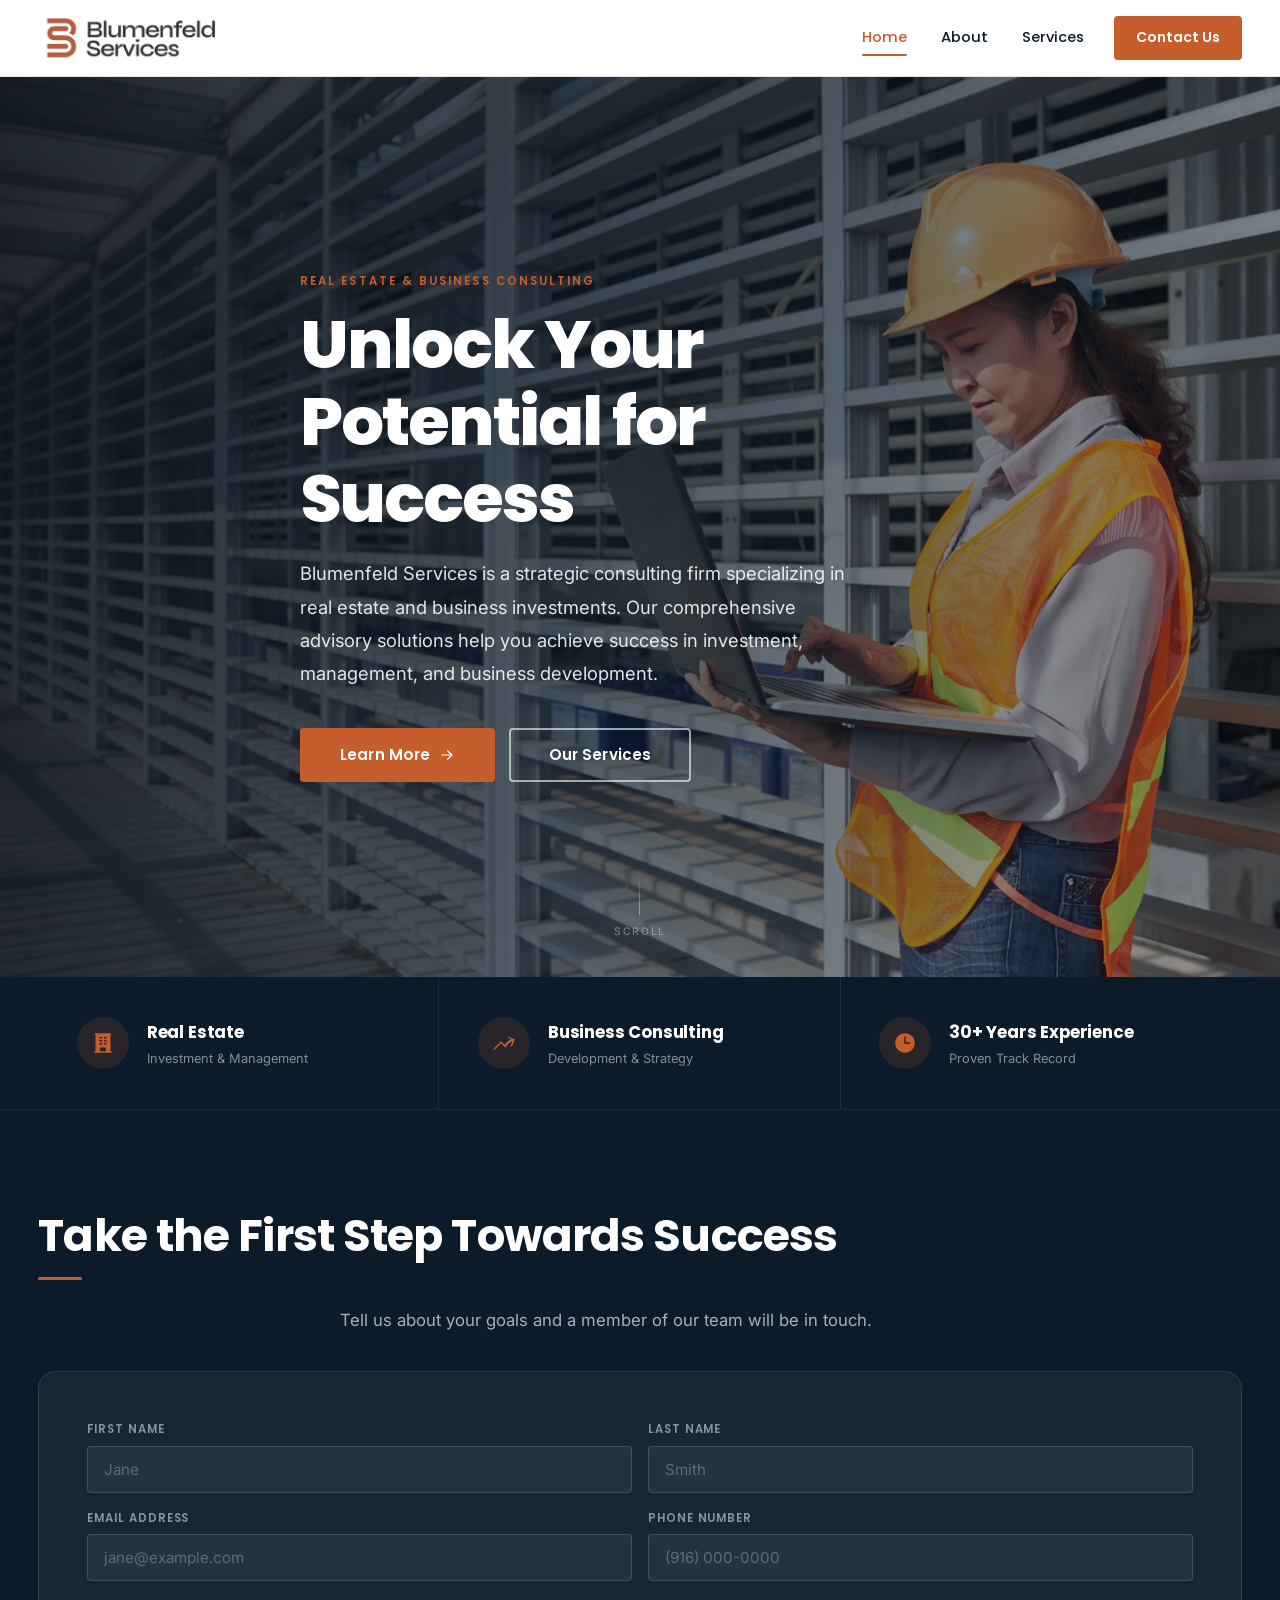
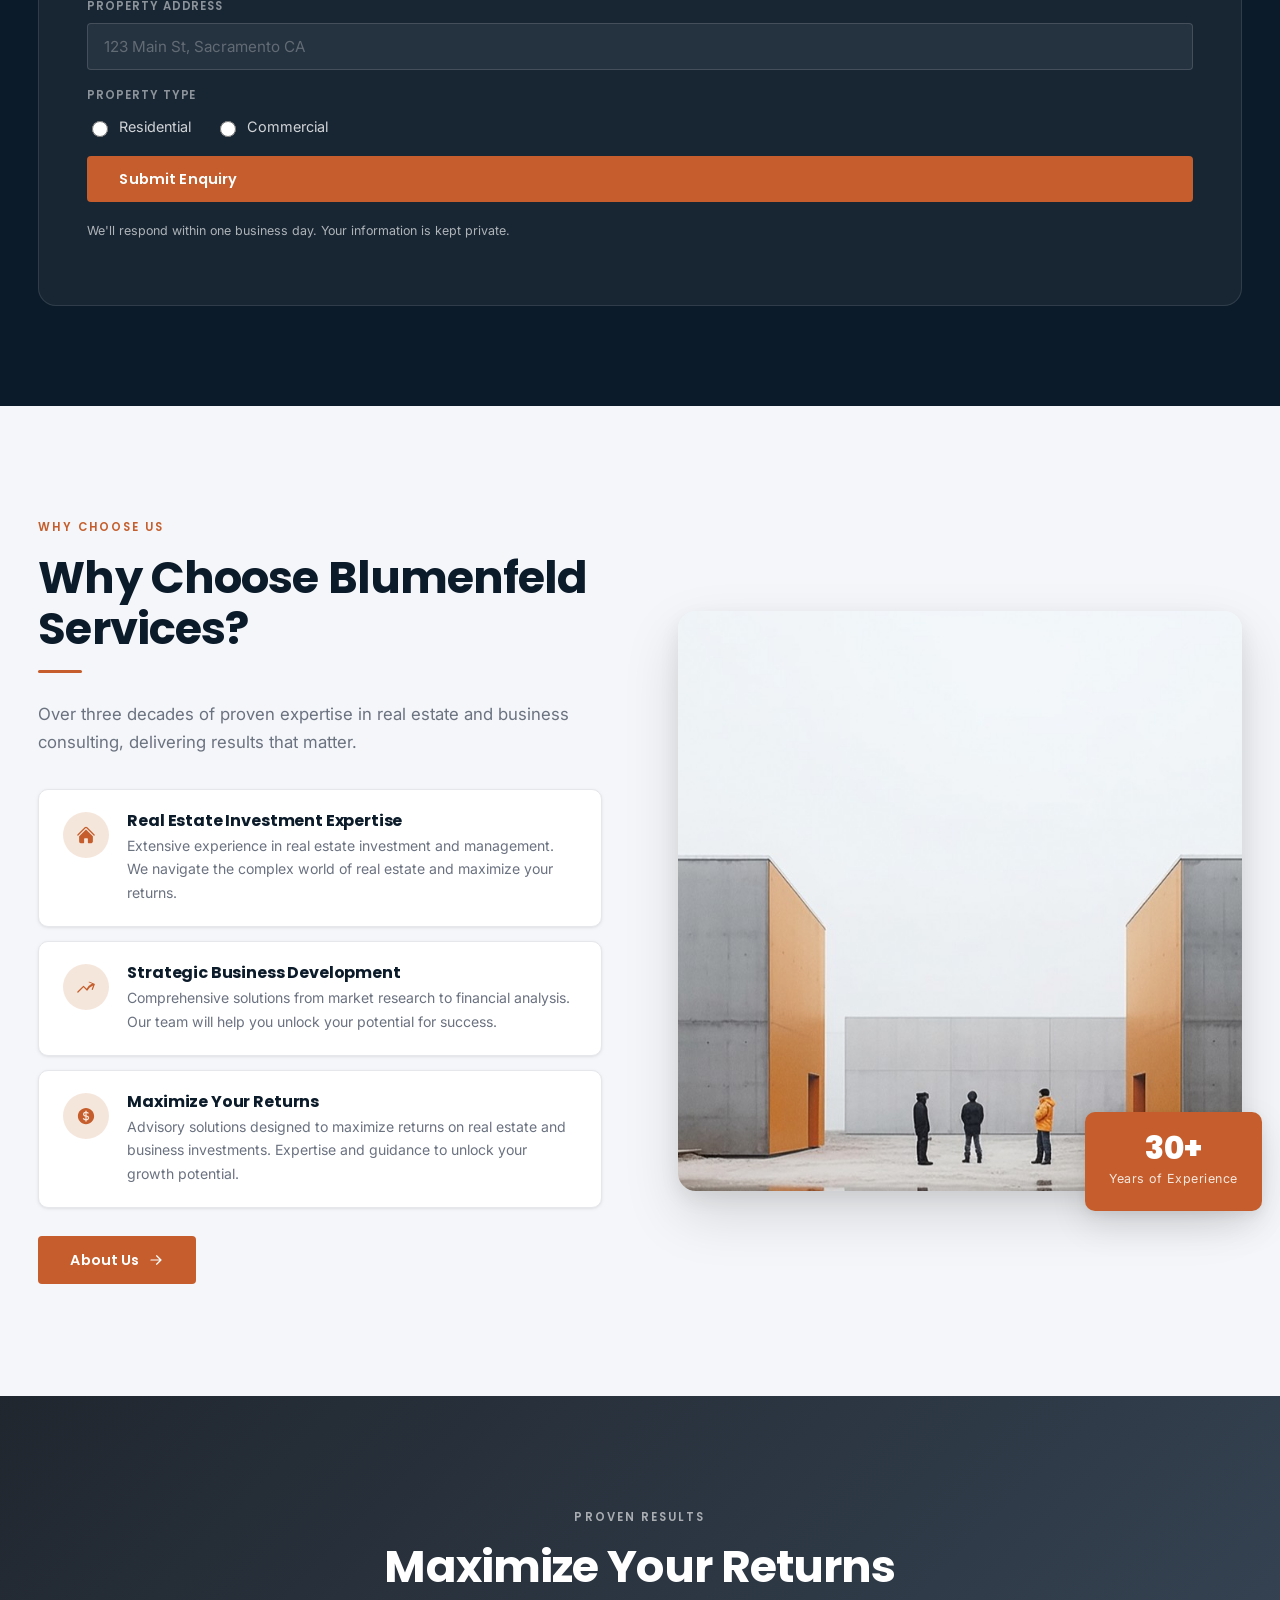
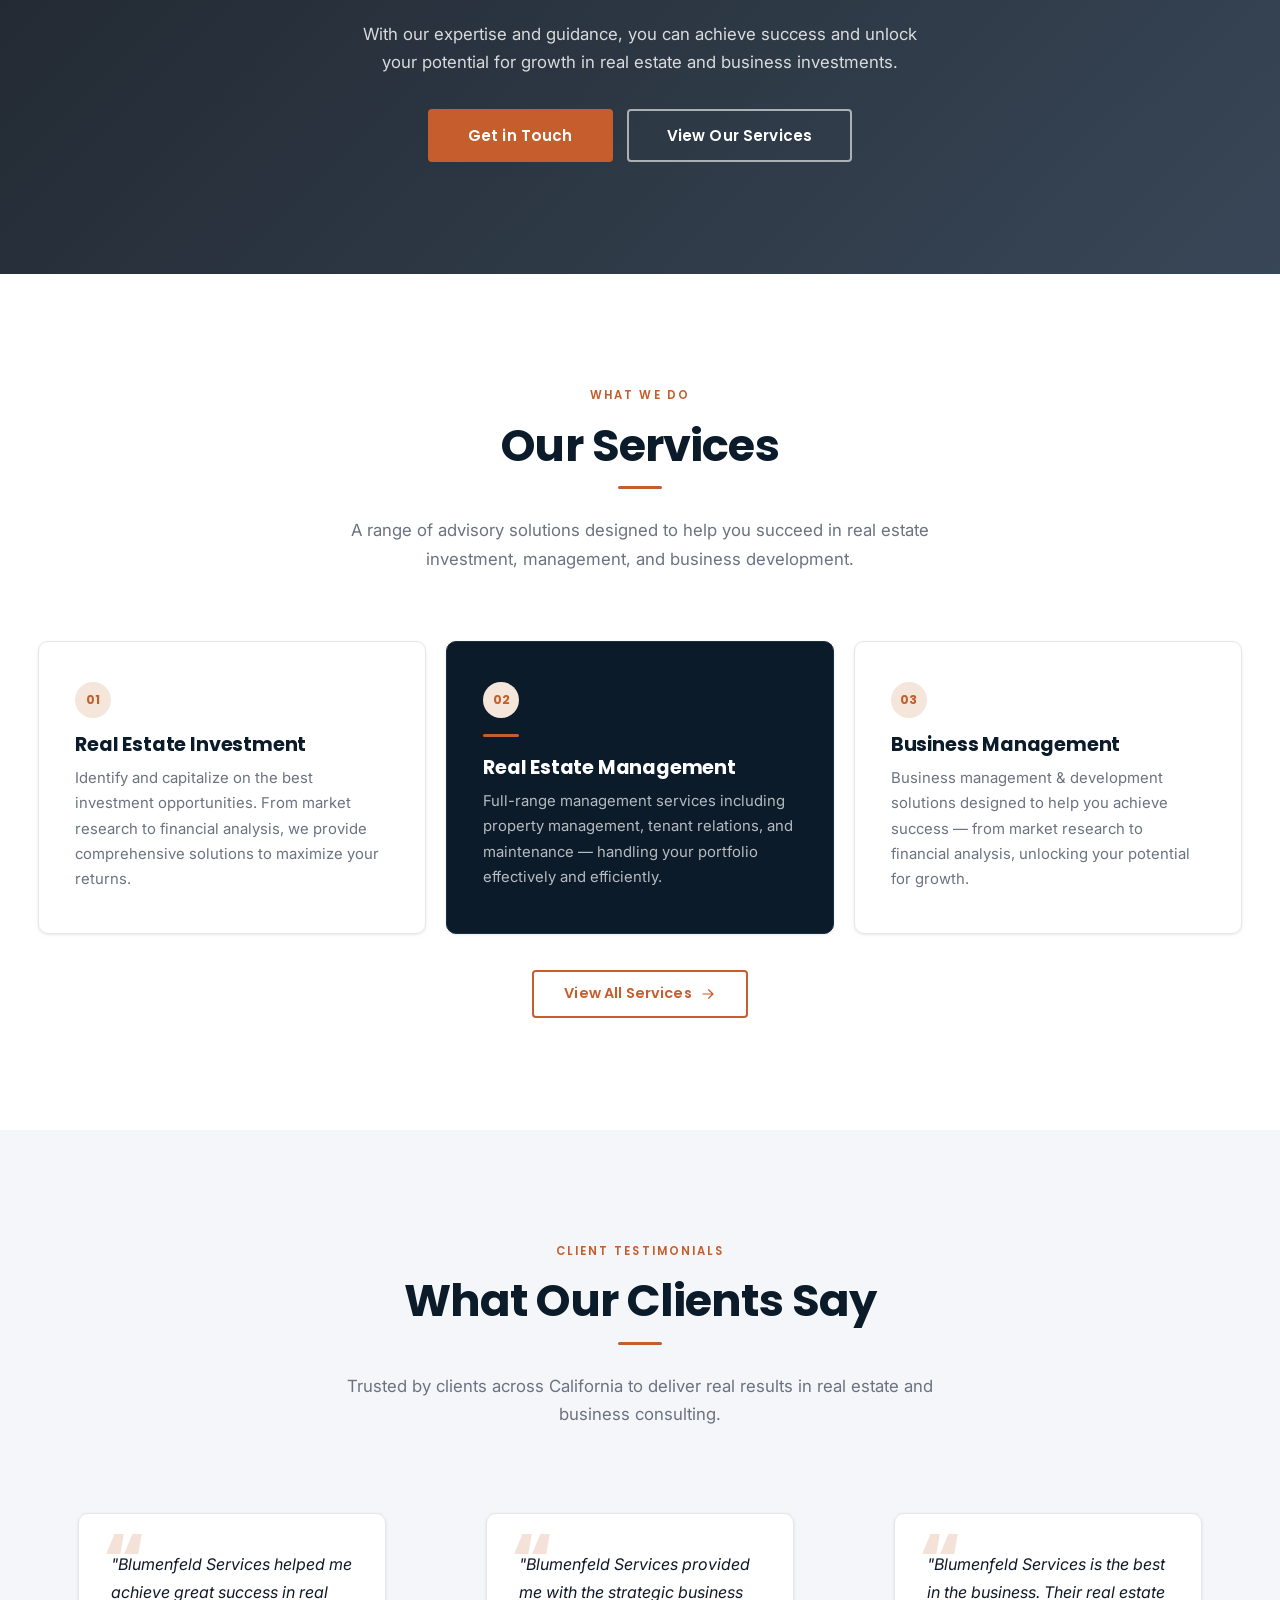
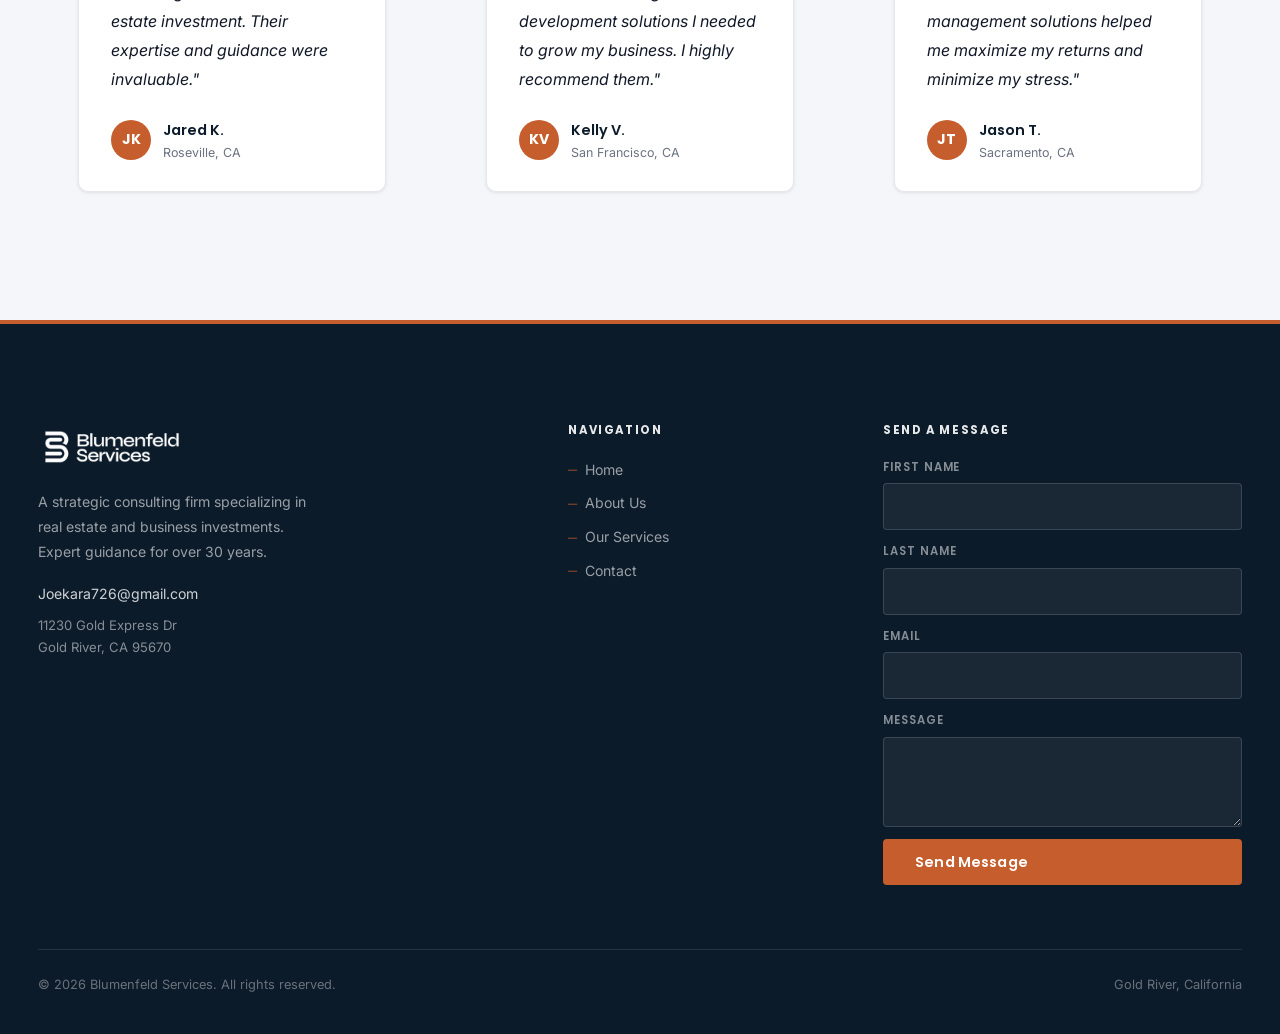
<file: index.html>
<!DOCTYPE html>
<html lang="en">
<head>
  <meta charset="UTF-8" />
  <meta name="viewport" content="width=device-width, initial-scale=1.0" />
  <title>Blumenfeld Services | Real Estate &amp; Business Consulting</title>
  <meta name="description" content="Blumenfeld Services is a strategic consulting firm specializing in real estate and business investments. Expert guidance in investment, management, and business development." />
  <link rel="preconnect" href="https://fonts.googleapis.com" />
  <link rel="preconnect" href="https://fonts.gstatic.com" crossorigin />
  <link href="https://fonts.googleapis.com/css2?family=Inter:wght@400;500&family=Poppins:wght@600;700;800&display=swap" rel="stylesheet" />
  <link rel="stylesheet" href="css/styles.css" />
</head>
<body>

  <!-- ======== HEADER ======== -->
  <header class="site-header">
    <div class="container">
      <a class="brand" href="index.html"><img src="assets/logo.png" alt="Blumenfeld Services" /></a>
      <button class="nav__toggle" aria-label="Toggle menu" aria-expanded="false">
        <span></span><span></span><span></span>
      </button>
      <nav class="nav" id="nav" role="navigation">
        <a class="nav__link active" href="index.html">Home</a>
        <a class="nav__link" href="about.html">About</a>
        <a class="nav__link" href="services.html">Services</a>
        <a class="nav__cta" href="#contact">Contact Us</a>
      </nav>
    </div>
  </header>

  <main>

    <!-- ======== HERO ======== -->
    <section class="hero" style="background-image:url('assets/hero-home.jpg')" aria-label="Hero">
      <div class="hero__overlay" aria-hidden="true"></div>
      <div class="container">
        <div class="hero__inner">
          <span class="eyebrow">Real Estate &amp; Business Consulting</span>
          <h1>Unlock Your Potential&nbsp;for Success</h1>
          <p class="hero__lead">Blumenfeld Services is a strategic consulting firm specializing in real estate and business investments. Our comprehensive advisory solutions help you achieve success in investment, management, and business development.</p>
          <div class="hero__actions">
            <a class="btn btn--primary btn--lg" href="about.html">
              Learn More
              <svg xmlns="http://www.w3.org/2000/svg" viewBox="0 0 20 20" fill="currentColor"><path fill-rule="evenodd" d="M3 10a.75.75 0 01.75-.75h10.638L10.23 5.29a.75.75 0 111.04-1.08l5.5 5.25a.75.75 0 010 1.08l-5.5 5.25a.75.75 0 11-1.04-1.08l4.158-3.96H3.75A.75.75 0 013 10z" clip-rule="evenodd"/></svg>
            </a>
            <a class="btn btn--ghost-white btn--lg" href="services.html">Our Services</a>
          </div>
        </div>
      </div>
      <div class="hero__scroll" aria-hidden="true"></div>
    </section>

    <!-- ======== PILLARS STRIP ======== -->
    <div class="pillars-strip" aria-label="Our focus areas">
      <div class="container">
        <div class="pillars-grid">
          <div class="pillar">
            <div class="pillar__icon" aria-hidden="true">
              <svg xmlns="http://www.w3.org/2000/svg" viewBox="0 0 24 24" fill="currentColor"><path fill-rule="evenodd" d="M4.5 2.25a.75.75 0 000 1.5v16.5h-.75a.75.75 0 000 1.5h16.5a.75.75 0 000-1.5h-.75V3.75a.75.75 0 000-1.5h-15zM9 6a.75.75 0 000 1.5h1.5a.75.75 0 000-1.5H9zm-.75 3.75A.75.75 0 019 9h1.5a.75.75 0 010 1.5H9a.75.75 0 01-.75-.75zM9 12a.75.75 0 000 1.5h1.5a.75.75 0 000-1.5H9zm3.75-5.25A.75.75 0 0113.5 6H15a.75.75 0 010 1.5h-1.5a.75.75 0 01-.75-.75zM13.5 9a.75.75 0 000 1.5H15A.75.75 0 0015 9h-1.5zm-.75 3.75a.75.75 0 01.75-.75H15a.75.75 0 010 1.5h-1.5a.75.75 0 01-.75-.75zM9 19.5v-2.25a.75.75 0 01.75-.75h4.5a.75.75 0 01.75.75v2.25a.75.75 0 01-.75.75h-4.5A.75.75 0 019 19.5z" clip-rule="evenodd"/></svg>
            </div>
            <div>
              <span class="pillar__head">Real Estate</span>
              <span class="pillar__sub">Investment &amp; Management</span>
            </div>
          </div>
          <div class="pillar">
            <div class="pillar__icon" aria-hidden="true">
              <svg xmlns="http://www.w3.org/2000/svg" viewBox="0 0 24 24" fill="currentColor"><path fill-rule="evenodd" d="M15.22 6.268a.75.75 0 01.968-.431l5.942 2.28a.75.75 0 01.431.97l-2.28 5.94a.75.75 0 11-1.4-.537l1.63-4.251-1.086.483a11.2 11.2 0 00-5.45 5.174.75.75 0 01-1.199.19L9 12.31l-6.22 6.22a.75.75 0 11-1.06-1.06l6.75-6.75a.75.75 0 011.06 0l3.25 3.25a12.7 12.7 0 015.576-5.498l1.086-.483-4.251-1.63a.75.75 0 01-.432-.97z" clip-rule="evenodd"/></svg>
            </div>
            <div>
              <span class="pillar__head">Business Consulting</span>
              <span class="pillar__sub">Development &amp; Strategy</span>
            </div>
          </div>
          <div class="pillar">
            <div class="pillar__icon" aria-hidden="true">
              <svg xmlns="http://www.w3.org/2000/svg" viewBox="0 0 24 24" fill="currentColor"><path fill-rule="evenodd" d="M12 2.25c-5.385 0-9.75 4.365-9.75 9.75s4.365 9.75 9.75 9.75 9.75-4.365 9.75-9.75S17.385 2.25 12 2.25zM12.75 6a.75.75 0 00-1.5 0v6c0 .414.336.75.75.75h4.5a.75.75 0 000-1.5h-3.75V6z" clip-rule="evenodd"/></svg>
            </div>
            <div>
              <span class="pillar__head">30+ Years Experience</span>
              <span class="pillar__sub">Proven Track Record</span>
            </div>
          </div>
        </div>
      </div>
    </div>

    <!-- ======== LEAD FORM ======== -->
    <section class="contact-band" aria-labelledby="lf-heading">
      <div class="container">
        <div class="sh sh--left sh--dark" style="max-width:none; margin-bottom: 36px;">
          <h2 id="lf-heading">Take the First Step Towards Success</h2>
          <p>Tell us about your goals and a member of our team will be in touch.</p>
        </div>
        <div class="form-wrap">
          <form class="form-grid" data-mailto>
            <div class="fg"><label for="lf-first">First Name</label><input type="text" id="lf-first" name="First Name" placeholder="Jane" /></div>
            <div class="fg"><label for="lf-last">Last Name</label><input type="text" id="lf-last" name="Last Name" placeholder="Smith" /></div>
            <div class="fg"><label for="lf-email">Email Address</label><input type="email" id="lf-email" name="Email" placeholder="jane@example.com" /></div>
            <div class="fg"><label for="lf-phone">Phone Number</label><input type="tel" id="lf-phone" name="Phone" placeholder="(916) 000-0000" /></div>
            <div class="fg full"><label for="lf-address">Property Address</label><input type="text" id="lf-address" name="Address" placeholder="123 Main St, Sacramento CA" /></div>
            <div class="full">
              <p style="font-family:'Poppins',sans-serif;font-size:.72rem;font-weight:600;letter-spacing:.08em;text-transform:uppercase;color:rgba(255,255,255,.5);margin:0 0 10px">Property Type</p>
              <div class="radios">
                <label><input type="radio" name="Property Type" value="Residential" /> Residential</label>
                <label><input type="radio" name="Property Type" value="Commercial" /> Commercial</label>
              </div>
            </div>
            <div class="full" style="display:flex;flex-direction:column;gap:10px">
              <button class="btn btn--primary" type="submit">Submit Enquiry</button>
              <p class="form-note">We'll respond within one business day. Your information is kept private.</p>
              <div class="form-status"></div>
            </div>
          </form>
        </div>
      </div>
    </section>

    <!-- ======== WHY CHOOSE ======== -->
    <section class="section section--alt" aria-labelledby="wc-heading">
      <div class="container">
        <div class="why-split">
          <div>
            <div class="sh sh--left" style="margin-bottom:32px">
              <span class="eyebrow">Why Choose Us</span>
              <h2 id="wc-heading">Why Choose Blumenfeld Services?</h2>
              <p>Over three decades of proven expertise in real estate and business consulting, delivering results that matter.</p>
            </div>
            <div class="feature-list">
              <div class="feature-item">
                <div class="feature-item__icon" aria-hidden="true">
                  <svg xmlns="http://www.w3.org/2000/svg" viewBox="0 0 24 24" fill="currentColor"><path d="M11.47 3.84a.75.75 0 011.06 0l8.69 8.69a.75.75 0 101.06-1.06l-8.689-8.69a2.25 2.25 0 00-3.182 0l-8.69 8.69a.75.75 0 001.061 1.06l8.69-8.69z"/><path d="M12 5.432l8.159 8.159c.03.03.06.058.091.086v6.198c0 1.035-.84 1.875-1.875 1.875H15a.75.75 0 01-.75-.75v-4.5a.75.75 0 00-.75-.75h-3a.75.75 0 00-.75.75V21a.75.75 0 01-.75.75H5.625a1.875 1.875 0 01-1.875-1.875v-6.198a2.29 2.29 0 00.091-.086L12 5.43z"/></svg>
                </div>
                <div>
                  <h3>Real Estate Investment Expertise</h3>
                  <p>Extensive experience in real estate investment and management. We navigate the complex world of real estate and maximize your returns.</p>
                </div>
              </div>
              <div class="feature-item">
                <div class="feature-item__icon" aria-hidden="true">
                  <svg xmlns="http://www.w3.org/2000/svg" viewBox="0 0 24 24" fill="currentColor"><path fill-rule="evenodd" d="M15.22 6.268a.75.75 0 01.968-.431l5.942 2.28a.75.75 0 01.431.97l-2.28 5.94a.75.75 0 11-1.4-.537l1.63-4.251-1.086.483a11.2 11.2 0 00-5.45 5.174.75.75 0 01-1.199.19L9 12.31l-6.22 6.22a.75.75 0 11-1.06-1.06l6.75-6.75a.75.75 0 011.06 0l3.25 3.25a12.7 12.7 0 015.576-5.498l1.086-.483-4.251-1.63a.75.75 0 01-.432-.97z" clip-rule="evenodd"/></svg>
                </div>
                <div>
                  <h3>Strategic Business Development</h3>
                  <p>Comprehensive solutions from market research to financial analysis. Our team will help you unlock your potential for success.</p>
                </div>
              </div>
              <div class="feature-item">
                <div class="feature-item__icon" aria-hidden="true">
                  <svg xmlns="http://www.w3.org/2000/svg" viewBox="0 0 24 24" fill="currentColor"><path d="M10.464 8.746c.227-.18.497-.311.786-.394v2.795a2.252 2.252 0 01-.786-.393c-.394-.313-.546-.681-.546-1.004 0-.323.152-.691.546-1.004zM12.75 15.662v-2.824c.347.085.664.228.921.421.427.32.579.686.579.991 0 .305-.152.671-.579.991a2.534 2.534 0 01-.921.42z"/><path fill-rule="evenodd" d="M12 2.25c-5.385 0-9.75 4.365-9.75 9.75s4.365 9.75 9.75 9.75 9.75-4.365 9.75-9.75S17.385 2.25 12 2.25zM12.75 6a.75.75 0 00-1.5 0v.816a3.836 3.836 0 00-1.72.756c-.712.566-1.112 1.35-1.112 2.178 0 .829.4 1.612 1.113 2.178.502.4 1.102.647 1.719.756v2.978a2.536 2.536 0 01-.921-.421l-.879-.66a.75.75 0 00-.9 1.2l.879.66c.533.4 1.169.645 1.821.75V18a.75.75 0 001.5 0v-.81a4.124 4.124 0 001.821-.749c.745-.559 1.179-1.344 1.179-2.191 0-.847-.434-1.632-1.179-2.191a4.122 4.122 0 00-1.821-.75V8.354c.29.082.559.213.786.393l.415.33a.75.75 0 00.933-1.175l-.415-.33a3.836 3.836 0 00-1.719-.755V6z" clip-rule="evenodd"/></svg>
                </div>
                <div>
                  <h3>Maximize Your Returns</h3>
                  <p>Advisory solutions designed to maximize returns on real estate and business investments. Expertise and guidance to unlock your growth potential.</p>
                </div>
              </div>
            </div>
            <div style="margin-top:28px">
              <a class="btn btn--primary" href="about.html">
                About Us
                <svg xmlns="http://www.w3.org/2000/svg" viewBox="0 0 20 20" fill="currentColor"><path fill-rule="evenodd" d="M3 10a.75.75 0 01.75-.75h10.638L10.23 5.29a.75.75 0 111.04-1.08l5.5 5.25a.75.75 0 010 1.08l-5.5 5.25a.75.75 0 11-1.04-1.08l4.158-3.96H3.75A.75.75 0 013 10z" clip-rule="evenodd"/></svg>
              </a>
            </div>
          </div>
          <div class="why-split__media">
            <img src="assets/why-choose.jpg" alt="Blumenfeld Services consulting team" loading="lazy" />
            <div class="why-split__badge">
              <strong>30+</strong>
              <span>Years of Experience</span>
            </div>
          </div>
        </div>
      </div>
    </section>

    <!-- ======== CTA BAND ======== -->
    <section class="cta-band section" style="background-image:url('assets/cta-building.jpg')" aria-label="Call to action">
      <div class="cta-band__overlay" aria-hidden="true"></div>
      <div class="container">
        <span class="eyebrow" style="color:rgba(255,255,255,.6)">Proven Results</span>
        <h2>Maximize Your Returns</h2>
        <p>With our expertise and guidance, you can achieve success and unlock your potential for growth in real estate and business investments.</p>
        <div class="cta-band__btns">
          <a class="btn btn--primary btn--lg" href="#contact">Get in Touch</a>
          <a class="btn btn--ghost-white btn--lg" href="services.html">View Our Services</a>
        </div>
      </div>
    </section>

    <!-- ======== OUR SERVICES ======== -->
    <section class="section" aria-labelledby="svc-heading">
      <div class="container">
        <div class="sh">
          <span class="eyebrow">What We Do</span>
          <h2 id="svc-heading">Our Services</h2>
          <p>A range of advisory solutions designed to help you succeed in real estate investment, management, and business development.</p>
        </div>
        <div class="cards-grid cards-grid--3">
          <div class="card">
            <div class="card__num">01</div>
            <h3>Real Estate Investment</h3>
            <p>Identify and capitalize on the best investment opportunities. From market research to financial analysis, we provide comprehensive solutions to maximize your returns.</p>
          </div>
          <div class="card card--dark">
            <div class="card__num">02</div>
            <div class="card__bar"></div>
            <h3>Real Estate Management</h3>
            <p>Full-range management services including property management, tenant relations, and maintenance — handling your portfolio effectively and efficiently.</p>
          </div>
          <div class="card">
            <div class="card__num">03</div>
            <h3>Business Management</h3>
            <p>Business management &amp; development solutions designed to help you achieve success — from market research to financial analysis, unlocking your potential for growth.</p>
          </div>
        </div>
        <div style="margin-top:36px; text-align:center">
          <a class="btn btn--outline" href="services.html">
            View All Services
            <svg xmlns="http://www.w3.org/2000/svg" viewBox="0 0 20 20" fill="currentColor"><path fill-rule="evenodd" d="M3 10a.75.75 0 01.75-.75h10.638L10.23 5.29a.75.75 0 111.04-1.08l5.5 5.25a.75.75 0 010 1.08l-5.5 5.25a.75.75 0 11-1.04-1.08l4.158-3.96H3.75A.75.75 0 013 10z" clip-rule="evenodd"/></svg>
          </a>
        </div>
      </div>
    </section>

    <!-- ======== TESTIMONIALS ======== -->
    <section class="section section--alt" aria-labelledby="testi-heading">
      <div class="container">
        <div class="sh">
          <span class="eyebrow">Client Testimonials</span>
          <h2 id="testi-heading">What Our Clients Say</h2>
          <p>Trusted by clients across California to deliver real results in real estate and business consulting.</p>
        </div>
        <div class="testi-grid">
          <blockquote class="testi">
            <p>"Blumenfeld Services helped me achieve great success in real estate investment. Their expertise and guidance were invaluable."</p>
            <div class="testi__author">
              <div class="testi__avatar" aria-hidden="true">JK</div>
              <div>
                <span class="testi__name">Jared K.</span>
                <span class="testi__loc">Roseville, CA</span>
              </div>
            </div>
          </blockquote>
          <blockquote class="testi">
            <p>"Blumenfeld Services provided me with the strategic business development solutions I needed to grow my business. I highly recommend them."</p>
            <div class="testi__author">
              <div class="testi__avatar" aria-hidden="true">KV</div>
              <div>
                <span class="testi__name">Kelly V.</span>
                <span class="testi__loc">San Francisco, CA</span>
              </div>
            </div>
          </blockquote>
          <blockquote class="testi">
            <p>"Blumenfeld Services is the best in the business. Their real estate management solutions helped me maximize my returns and minimize my stress."</p>
            <div class="testi__author">
              <div class="testi__avatar" aria-hidden="true">JT</div>
              <div>
                <span class="testi__name">Jason T.</span>
                <span class="testi__loc">Sacramento, CA</span>
              </div>
            </div>
          </blockquote>
        </div>
      </div>
    </section>

  </main>

  <!-- ======== FOOTER ======== -->
  <footer class="site-footer" id="contact">
    <div class="container">
      <div class="footer-main">
        <div class="footer-brand">
          <img class="footer-logo" src="assets/logo.png" alt="Blumenfeld Services" />
          <p>A strategic consulting firm specializing in real estate and business investments. Expert guidance for over 30 years.</p>
          <div class="footer-brand__contact">
            <a href="mailto:Joekara726@gmail.com">Joekara726@gmail.com</a>
          </div>
          <address class="footer-brand__addr">
            11230 Gold Express Dr<br />Gold River, CA 95670
          </address>
        </div>
        <nav class="footer-nav" aria-label="Footer navigation">
          <h4>Navigation</h4>
          <ul>
            <li><a href="index.html">Home</a></li>
            <li><a href="about.html">About Us</a></li>
            <li><a href="services.html">Our Services</a></li>
            <li><a href="#contact">Contact</a></li>
          </ul>
        </nav>
        <div class="footer-form-col">
          <h4>Send a Message</h4>
          <form data-mailto>
            <div style="display:flex;flex-direction:column;gap:12px">
              <div class="fg"><label for="ff-first">First Name</label><input type="text" id="ff-first" name="First Name" /></div>
              <div class="fg"><label for="ff-last">Last Name</label><input type="text" id="ff-last" name="Last Name" /></div>
              <div class="fg"><label for="ff-email">Email</label><input type="email" id="ff-email" name="Email" /></div>
              <div class="fg"><label for="ff-msg">Message</label><textarea id="ff-msg" name="Message" rows="3"></textarea></div>
              <button class="btn btn--primary" type="submit">Send Message</button>
              <div class="form-status"></div>
            </div>
          </form>
        </div>
      </div>
      <div class="footer-bottom">
        <span>&copy; 2026 Blumenfeld Services. All rights reserved.</span>
        <span>Gold River, California</span>
      </div>
    </div>
  </footer>

  <script src="js/main.js" defer></script>
</body>
</html>
</file>
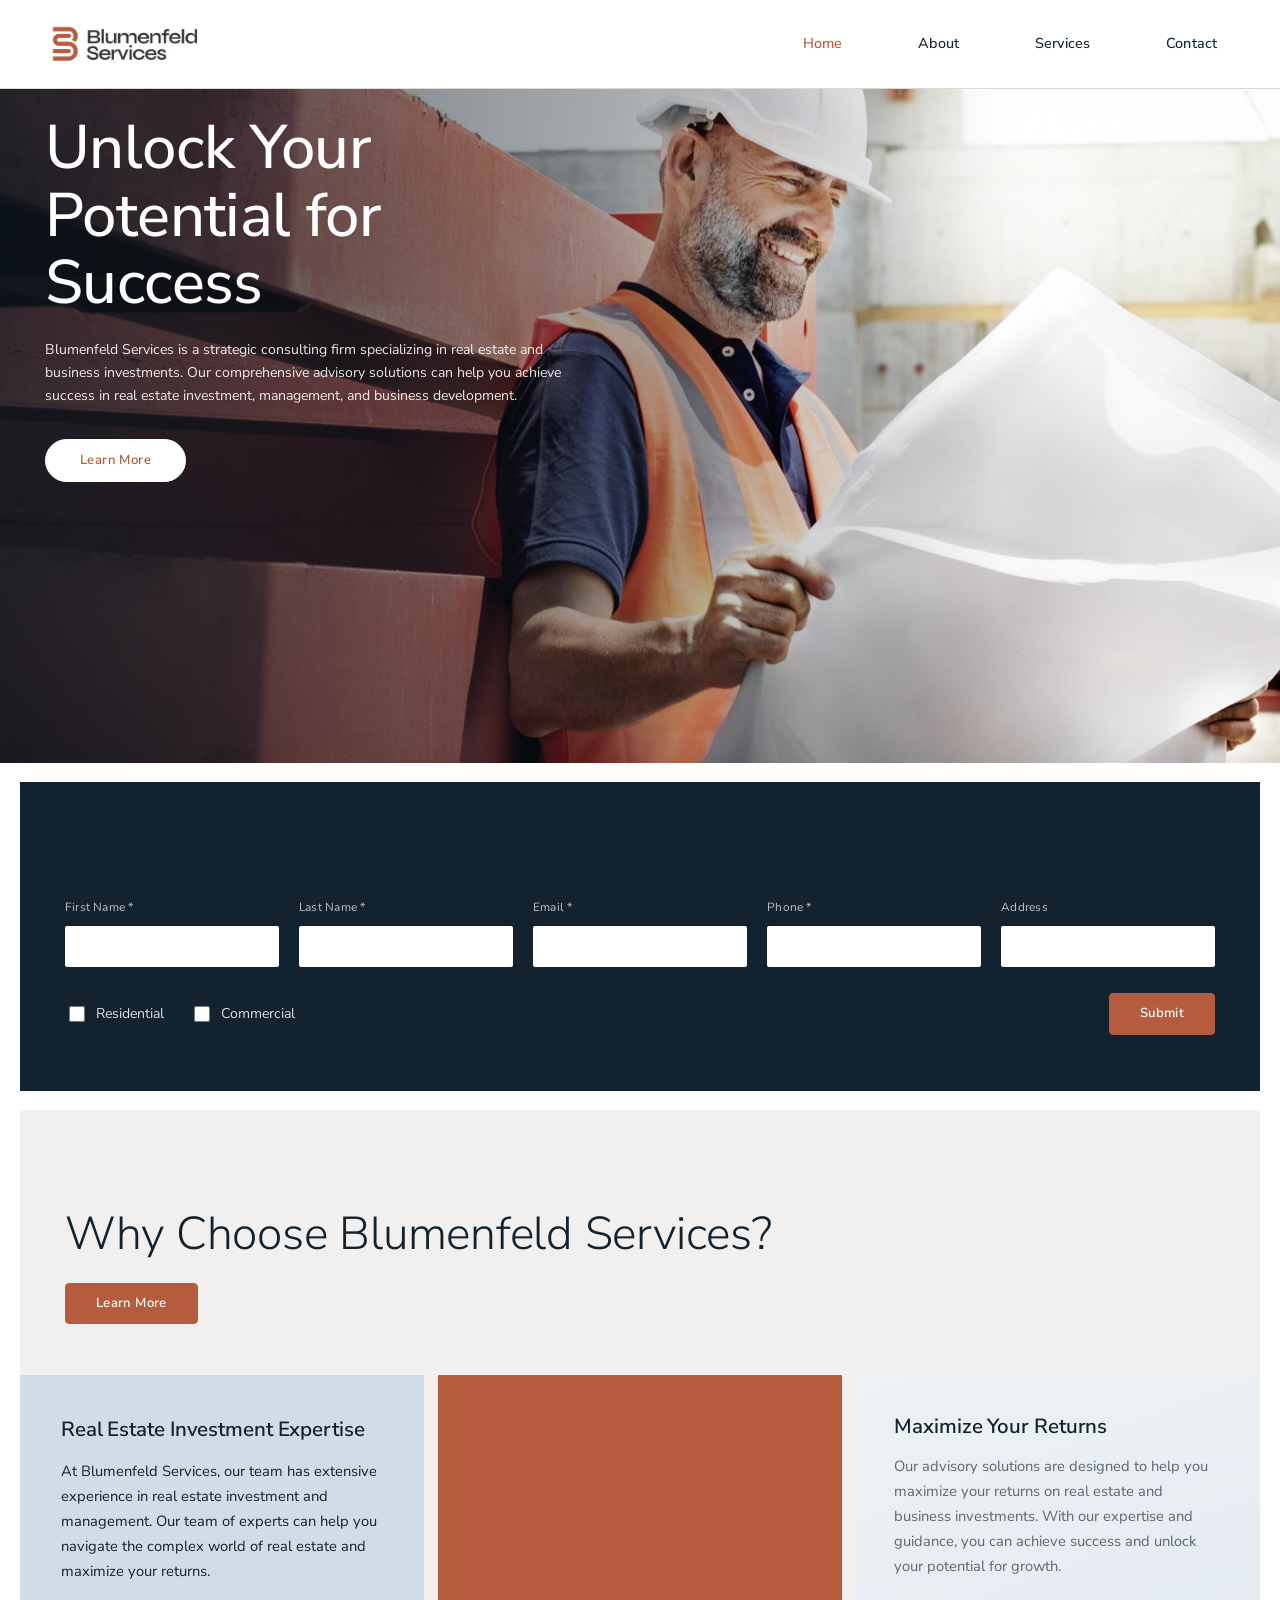
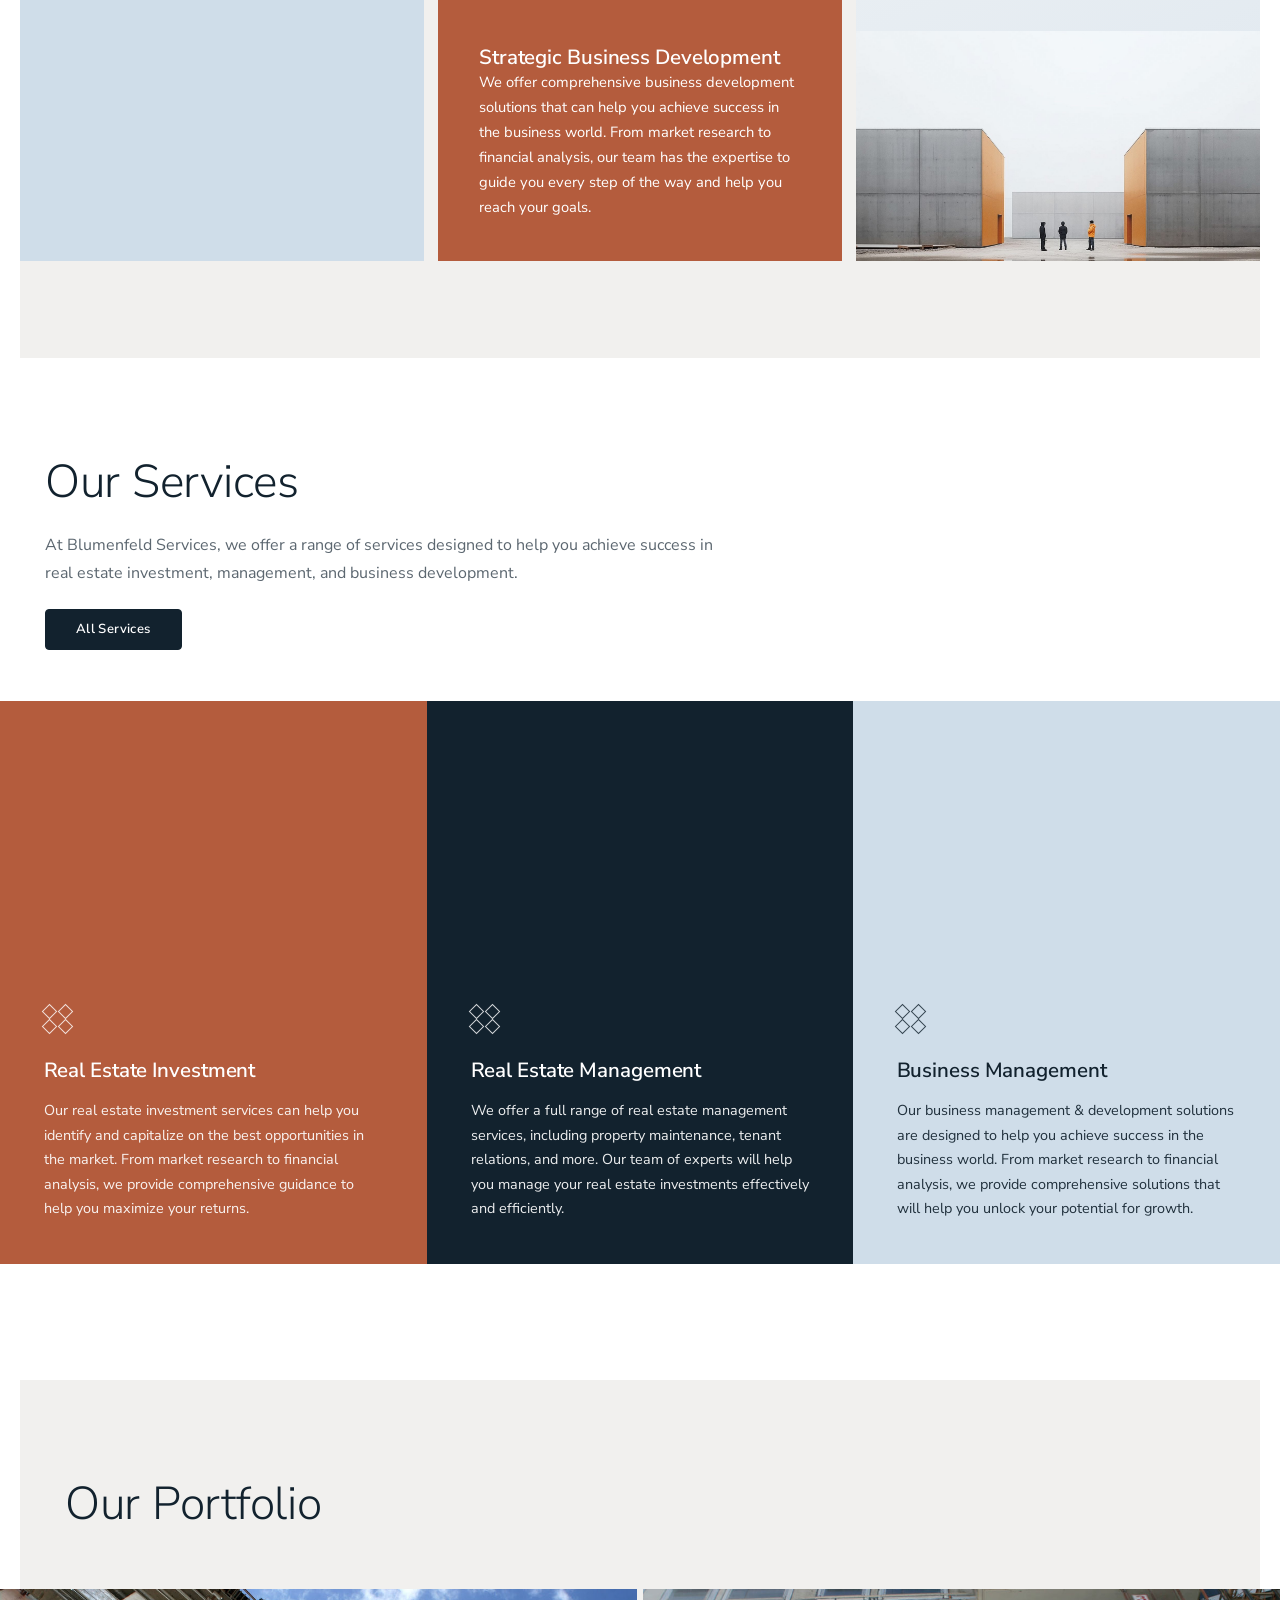
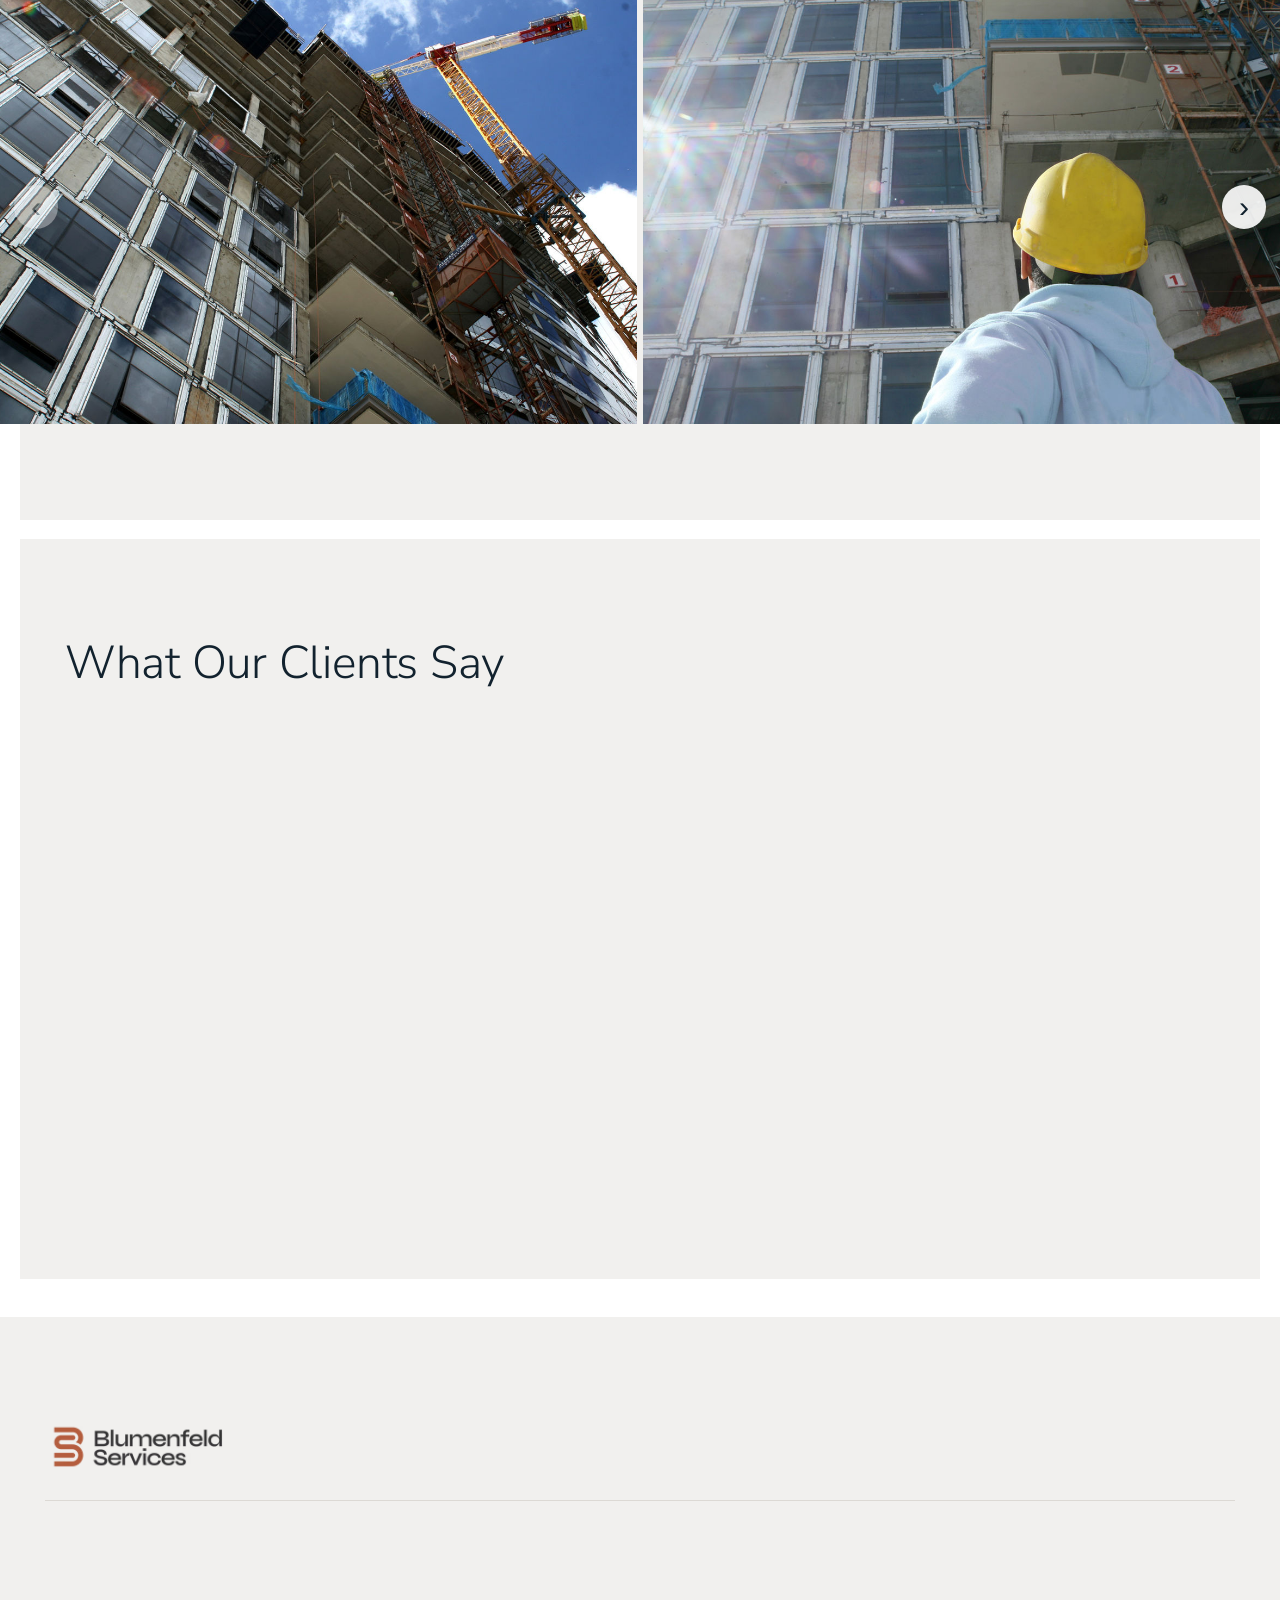
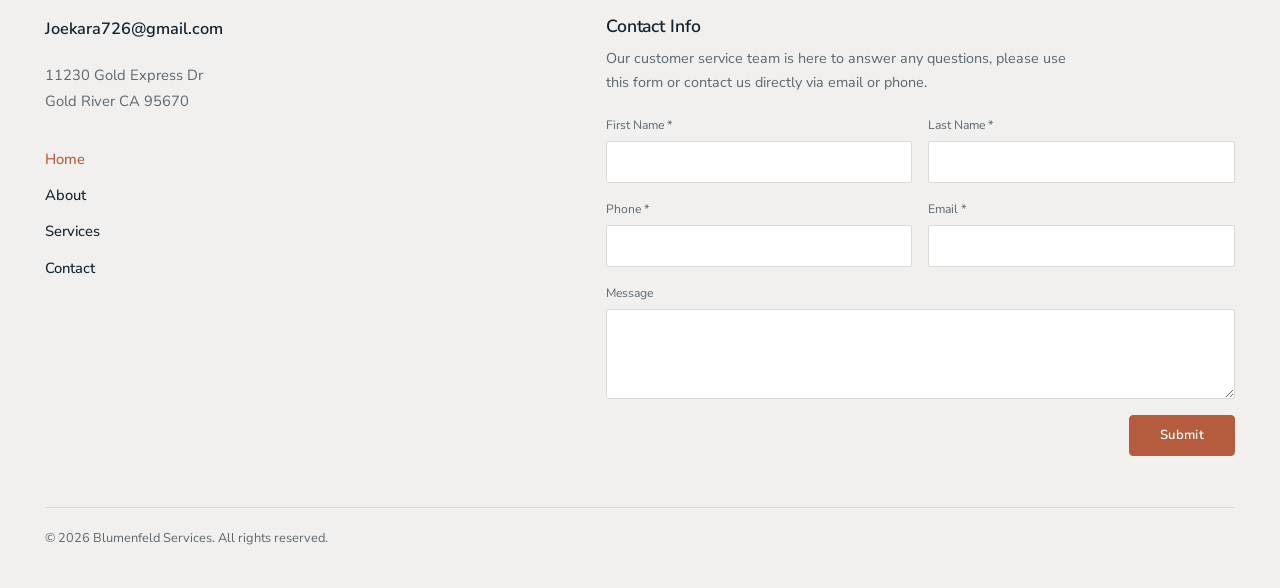
<file: docs/index.html>
<!DOCTYPE html>
<html lang="en">
<head>
  <meta charset="UTF-8" />
  <meta name="viewport" content="width=device-width, initial-scale=1.0" />
  <title>Blumenfeld Services | Real Estate &amp; Business Consulting</title>
  <meta name="description" content="Blumenfeld Services is a strategic consulting firm specializing in real estate and business investments. Expert guidance built on over 30 years of experience." />
  <link rel="canonical" href="https://blumenfeldservices.com/" />
  <link rel="icon" href="favicon.ico" sizes="any" />
  <link rel="icon" type="image/png" href="favicon-32.png" sizes="32x32" />
  <link rel="apple-touch-icon" href="apple-touch-icon.png" />
  <meta name="theme-color" content="#B45C3D" />
  <meta property="og:type" content="website" />
  <meta property="og:site_name" content="Blumenfeld Services" />
  <meta property="og:url" content="https://blumenfeldservices.com/" />
  <meta property="og:title" content="Blumenfeld Services | Real Estate &amp; Business Consulting" />
  <meta property="og:description" content="Strategic consulting in real estate and business investments. Expert guidance built on over 30 years of experience." />
  <meta property="og:image" content="https://blumenfeldservices.com/assets/v2/hero-home.jpg" />
  <meta name="twitter:card" content="summary_large_image" />
  <meta name="twitter:title" content="Blumenfeld Services | Real Estate &amp; Business Consulting" />
  <meta name="twitter:description" content="Strategic consulting in real estate and business investments. Over 30 years of experience." />
  <meta name="twitter:image" content="https://blumenfeldservices.com/assets/v2/hero-home.jpg" />
  <link rel="preconnect" href="https://fonts.googleapis.com" />
  <link rel="preconnect" href="https://fonts.gstatic.com" crossorigin />
  <link href="https://fonts.googleapis.com/css2?family=Nunito+Sans:ital,opsz,wght@0,6..12,300;0,6..12,400;0,6..12,600;0,6..12,700;0,6..12,800;1,6..12,400&display=swap" rel="stylesheet" />
  <link rel="stylesheet" href="css/styles.css" />
</head>
<body>

  <header class="site-header">
    <div class="container">
      <a class="brand" href="index.html"><img src="assets/logo.png" alt="Blumenfeld Services" /></a>
      <button class="nav__toggle" aria-label="Menu"><span></span><span></span><span></span></button>
      <nav class="nav" id="nav">
        <a class="nav__link active" href="index.html">Home</a>
        <a class="nav__link" href="about.html">About</a>
        <a class="nav__link" href="services.html">Services</a>
        <a class="nav__link" href="#contact">Contact</a>
      </nav>
    </div>
  </header>

  <main>

    <!-- Hero -->
    <section class="hero" style="background-image:url('assets/v2/hero-home.jpg')">
      <div class="hero__ov" aria-hidden="true"></div>
      <div class="container">
        <div class="hero__inner">
          <h1 data-reveal>Unlock Your Potential for Success</h1>
          <p class="hero__sub" data-reveal data-reveal-delay="1">Blumenfeld Services is a strategic consulting firm specializing in real estate and business investments. Our comprehensive advisory solutions can help you achieve success in real estate investment, management, and business development.</p>
          <a class="btn btn--white btn--pill" href="#lead" data-reveal data-reveal-delay="2">Learn More</a>
        </div>
      </div>
    </section>

    <!-- Lead band -->
    <section class="lead-band" id="lead">
      <div class="container">
        <h2 data-reveal>Take the First Step Towards Success</h2>
        <form data-mailto>
          <div class="lead-form">
            <div class="lead-field"><label for="l-fn">First Name *</label><input type="text" id="l-fn" name="First Name" /></div>
            <div class="lead-field"><label for="l-ln">Last Name *</label><input type="text" id="l-ln" name="Last Name" /></div>
            <div class="lead-field"><label for="l-em">Email *</label><input type="email" id="l-em" name="Email" /></div>
            <div class="lead-field"><label for="l-ph">Phone *</label><input type="tel" id="l-ph" name="Phone" /></div>
            <div class="lead-field"><label for="l-ad">Address</label><input type="text" id="l-ad" name="Address" /></div>
          </div>
          <div class="lead-row">
            <div class="lead-checks">
              <label class="lead-check"><input type="checkbox" name="Residential" /> Residential</label>
              <label class="lead-check"><input type="checkbox" name="Commercial" /> Commercial</label>
            </div>
            <button class="btn btn--terra" type="submit">Submit</button>
          </div>
          <div class="form-status"></div>
        </form>
      </div>
    </section>

    <!-- Why Choose -->
    <section class="section section--gray">
      <div class="container">
        <div class="why-head">
          <h2>Why Choose Blumenfeld Services?</h2>
          <a class="btn btn--terra" href="services.html">Learn More</a>
        </div>
        <div class="why-mosaic">
          <div class="why-card why-card--blue" data-reveal>
            <h3>Real Estate Investment Expertise</h3>
            <p>At Blumenfeld Services, our team has extensive experience in real estate investment and management. Our team of experts can help you navigate the complex world of real estate and maximize your returns.</p>
          </div>
          <div class="why-card why-card--terra" data-reveal data-reveal-delay="1">
            <h3>Strategic Business Development</h3>
            <p>We offer comprehensive business development solutions that can help you achieve success in the business world. From market research to financial analysis, our team has the expertise to guide you every step of the way and help you reach your goals.</p>
          </div>
          <div class="why-card why-card--plain" data-reveal data-reveal-delay="2">
            <div class="why-card__txt">
              <h3>Maximize Your Returns</h3>
              <p>Our advisory solutions are designed to help you maximize your returns on real estate and business investments. With our expertise and guidance, you can achieve success and unlock your potential for growth.</p>
            </div>
            <img src="assets/v2/atrium.jpg" alt="Modern commercial atrium" loading="lazy" />
          </div>
        </div>
      </div>
    </section>

    <!-- Our Services -->
    <section class="section">
      <div class="container">
        <div class="why-head">
          <h2>Our Services</h2>
          <p style="color:var(--muted);max-width:680px;line-height:1.75;margin:0">At Blumenfeld Services, we offer a range of services designed to help you achieve success in real estate investment, management, and business development.</p>
          <a class="btn btn--navy" href="services.html">All Services</a>
        </div>
      </div>
      <div class="svc-blocks">
        <div class="svc-block svc-block--terra" data-reveal>
          <div class="svc-block__icon"><span></span><span></span><span></span><span></span></div>
          <h3>Real Estate Investment</h3>
          <p>Our real estate investment services can help you identify and capitalize on the best opportunities in the market. From market research to financial analysis, we provide comprehensive guidance to help you maximize your returns.</p>
        </div>
        <div class="svc-block svc-block--navy" data-reveal data-reveal-delay="1">
          <div class="svc-block__icon"><span></span><span></span><span></span><span></span></div>
          <h3>Real Estate Management</h3>
          <p>We offer a full range of real estate management services, including property maintenance, tenant relations, and more. Our team of experts will help you manage your real estate investments effectively and efficiently.</p>
        </div>
        <div class="svc-block svc-block--blue" data-reveal data-reveal-delay="2">
          <div class="svc-block__icon"><span></span><span></span><span></span><span></span></div>
          <h3>Business Management</h3>
          <p>Our business management &amp; development solutions are designed to help you achieve success in the business world. From market research to financial analysis, we provide comprehensive solutions that will help you unlock your potential for growth.</p>
        </div>
      </div>
    </section>

    <!-- Our Portfolio -->
    <section class="section section--gray">
      <div class="container">
        <div class="section-head"><h2>Our Portfolio</h2></div>
        <div class="pgallery" data-reveal>
          <div class="pgallery__track">
            <div class="pgallery__slide"><img src="assets/v2/gallery/gallery-1.jpg" alt="Portfolio" /></div>
            <div class="pgallery__slide"><img src="assets/v2/gallery/gallery-2.jpg" alt="Portfolio" /></div>
            <div class="pgallery__slide"><img src="assets/v2/gallery/gallery-3.jpg" alt="Portfolio" /></div>
            <div class="pgallery__slide"><img src="assets/v2/gallery/gallery-4.jpg" alt="Portfolio" /></div>
            <div class="pgallery__slide"><img src="assets/v2/gallery/gallery-5.jpg" alt="Portfolio" /></div>
            <div class="pgallery__slide"><img src="assets/v2/gallery/gallery-6.jpg" alt="Portfolio" /></div>
            <div class="pgallery__slide"><img src="assets/v2/gallery/gallery-7.jpg" alt="Portfolio" /></div>
            <div class="pgallery__slide"><img src="assets/v2/gallery/gallery-8.jpg" alt="Portfolio" /></div>
            <div class="pgallery__slide"><img src="assets/v2/gallery/gallery-9.jpg" alt="Portfolio" /></div>
          </div>
          <button class="pgallery__btn pgallery__btn--prev" aria-label="Previous">&#8249;</button>
          <button class="pgallery__btn pgallery__btn--next" aria-label="Next">&#8250;</button>
        </div>
      </div>
    </section>

    <!-- What Our Clients Say -->
    <section class="section section--gray">
      <div class="container">
        <div class="section-head"><h2>What Our Clients Say</h2></div>
        <div class="testi-grid">
          <div class="testi-card testi-card--navy" data-reveal>
            <p>"Blumenfeld Services helped me achieve great success in real estate investment. Their expertise and guidance were invaluable."</p>
            <cite>Jared K. | Roseville, CA</cite>
          </div>
          <div class="testi-card testi-card--blue" data-reveal data-reveal-delay="1">
            <p>"Blumenfeld Services provided me with the strategic business development solutions I needed to grow my business. I highly recommend them."</p>
            <cite>Kelly V. | San Francisco, CA</cite>
          </div>
          <div class="testi-card testi-card--terra" data-reveal data-reveal-delay="2">
            <p>"Blumenfeld Services is the best in the business. Their real estate management solutions helped me maximize my returns and minimize my stress."</p>
            <cite>Jason T. | Sacramento, CA</cite>
          </div>
        </div>
      </div>
    </section>

  </main>

  <footer class="site-footer" id="contact">
    <div class="container">
      <div class="footer-logobar">
        <a class="brand" href="index.html"><img src="assets/logo.png" alt="Blumenfeld Services" /></a>
      </div>
      <div class="footer-grid-wrap">
        <div class="footer-grid">
          <div class="footer-left">
            <a class="fmail" href="mailto:Joekara726@gmail.com">Joekara726@gmail.com</a>
            <address>11230 Gold Express Dr<br>Gold River CA 95670</address>
            <nav class="footer-nav" aria-label="Footer navigation">
              <a class="active" href="index.html">Home</a>
              <a href="about.html">About</a>
              <a href="services.html">Services</a>
              <a href="#contact">Contact</a>
            </nav>
          </div>
          <div class="footer-right">
            <h4>Contact Info</h4>
            <p>Our customer service team is here to answer any questions, please use this form or contact us directly via email or phone.</p>
            <form class="fform" data-mailto>
              <div class="ff"><label for="f-fn">First Name *</label><input type="text" id="f-fn" name="First Name" /></div>
              <div class="ff"><label for="f-ln">Last Name *</label><input type="text" id="f-ln" name="Last Name" /></div>
              <div class="ff"><label for="f-ph">Phone *</label><input type="tel" id="f-ph" name="Phone" /></div>
              <div class="ff"><label for="f-em">Email *</label><input type="email" id="f-em" name="Email" /></div>
              <div class="ff ff--full"><label for="f-ms">Message</label><textarea id="f-ms" name="Message" rows="3"></textarea></div>
              <div class="fform__submit"><button class="btn btn--terra" type="submit">Submit</button></div>
              <div class="form-status"></div>
            </form>
          </div>
        </div>
        <div class="footer-bottom">&copy; 2026 Blumenfeld Services. All rights reserved.</div>
      </div>
    </div>
  </footer>

  <script src="js/main.js" defer></script>
</body>
</html>
</file>
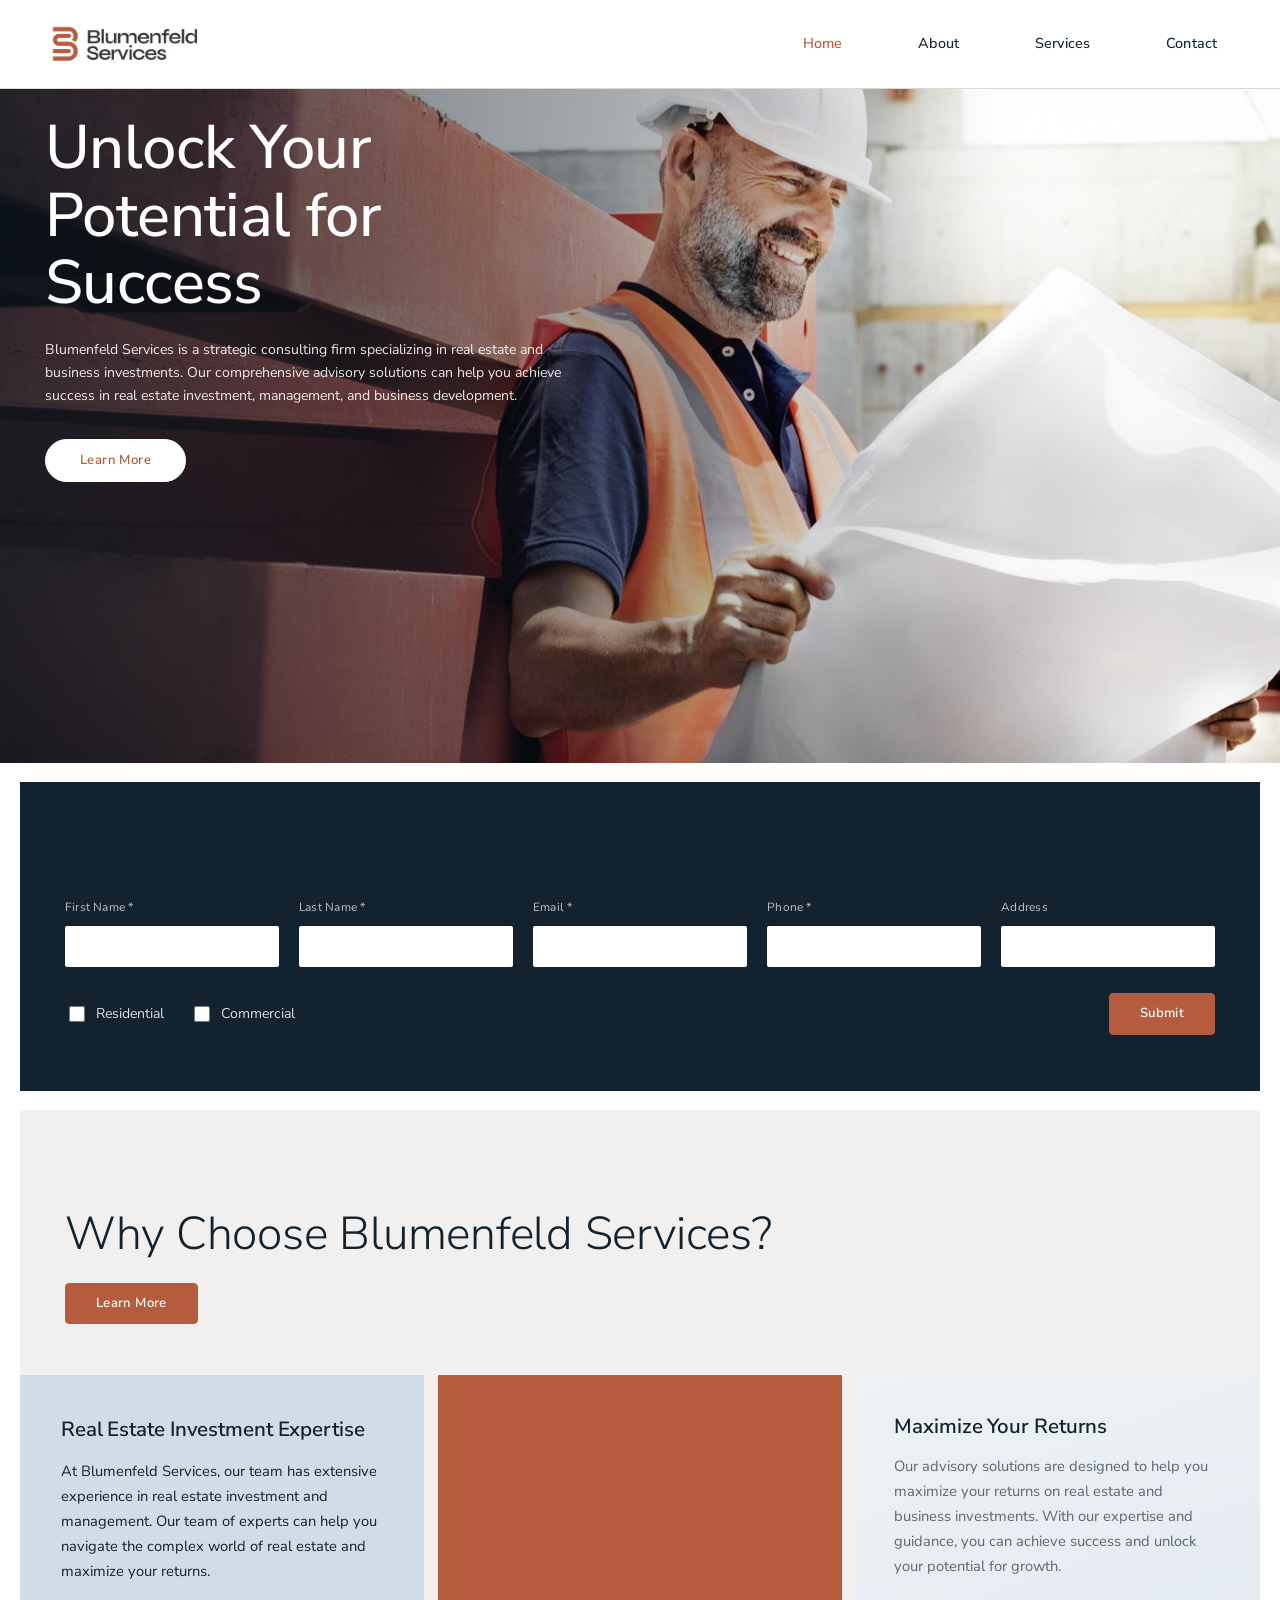
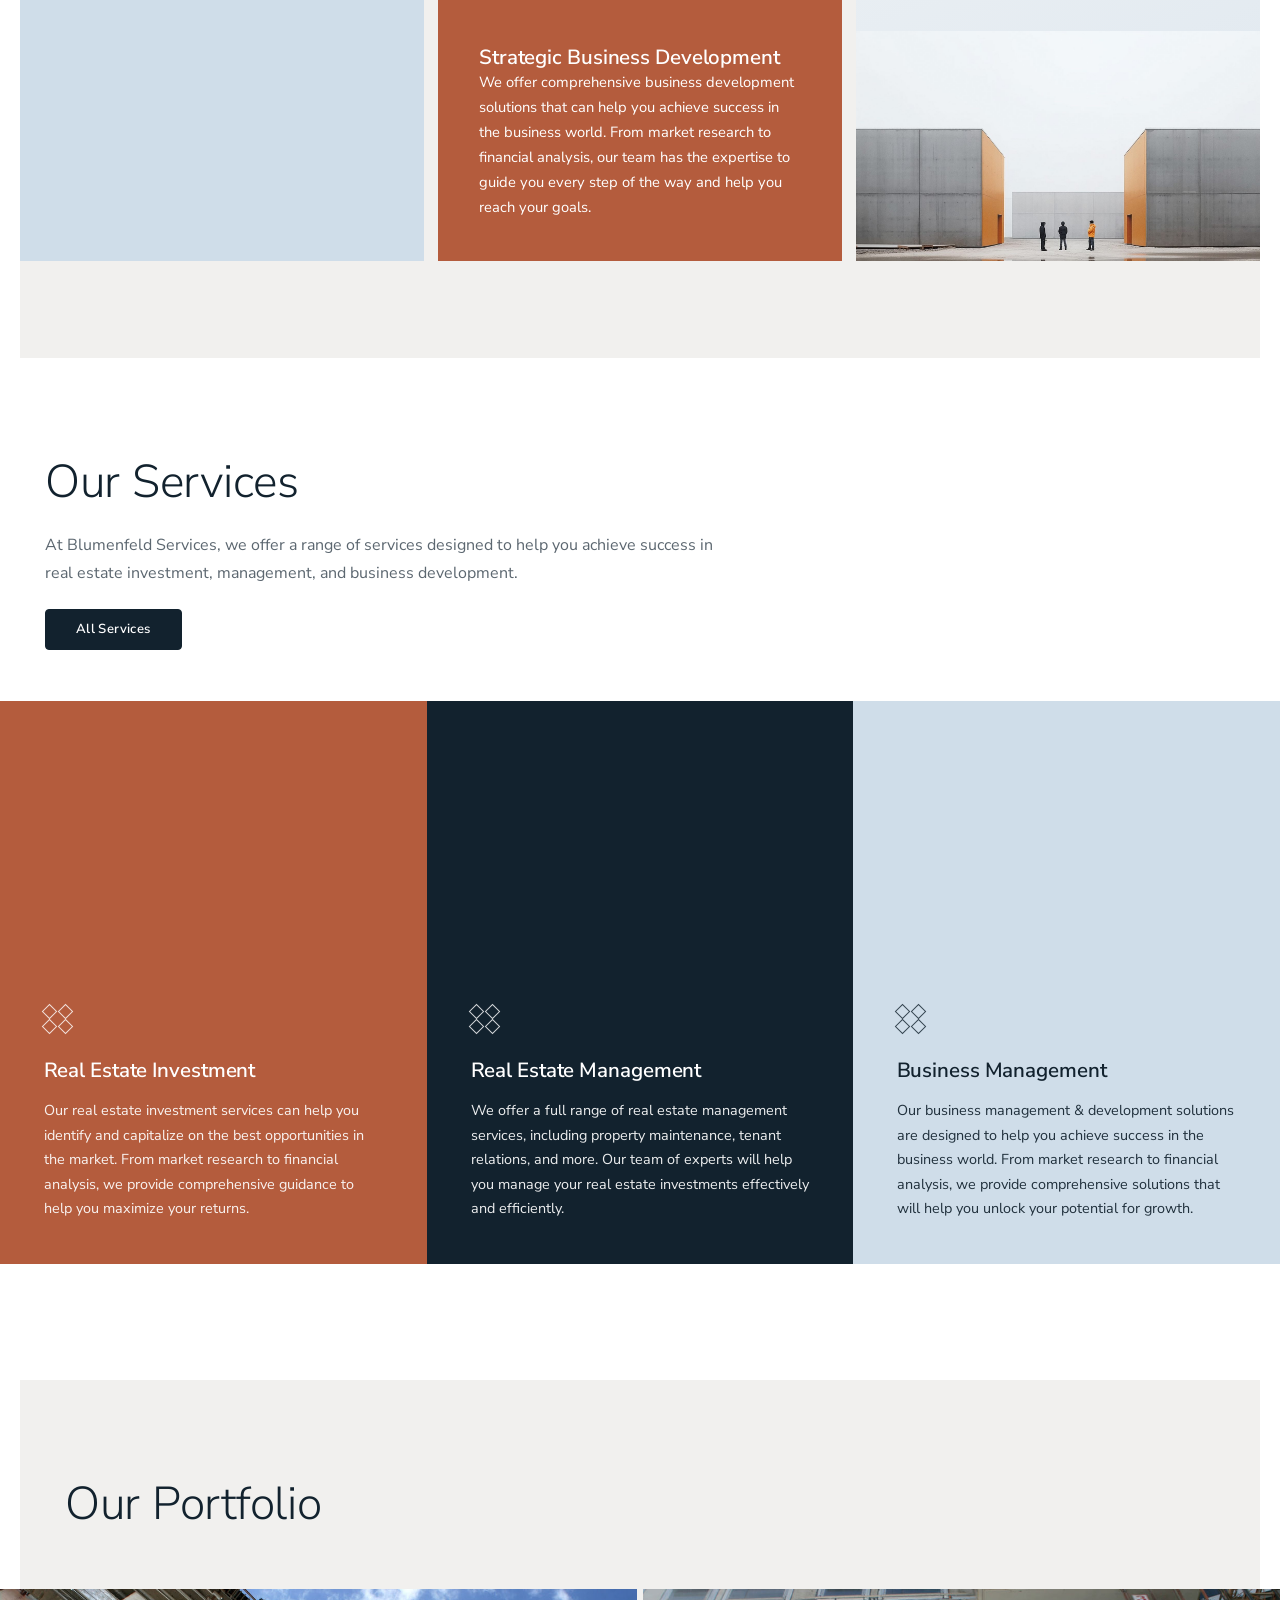
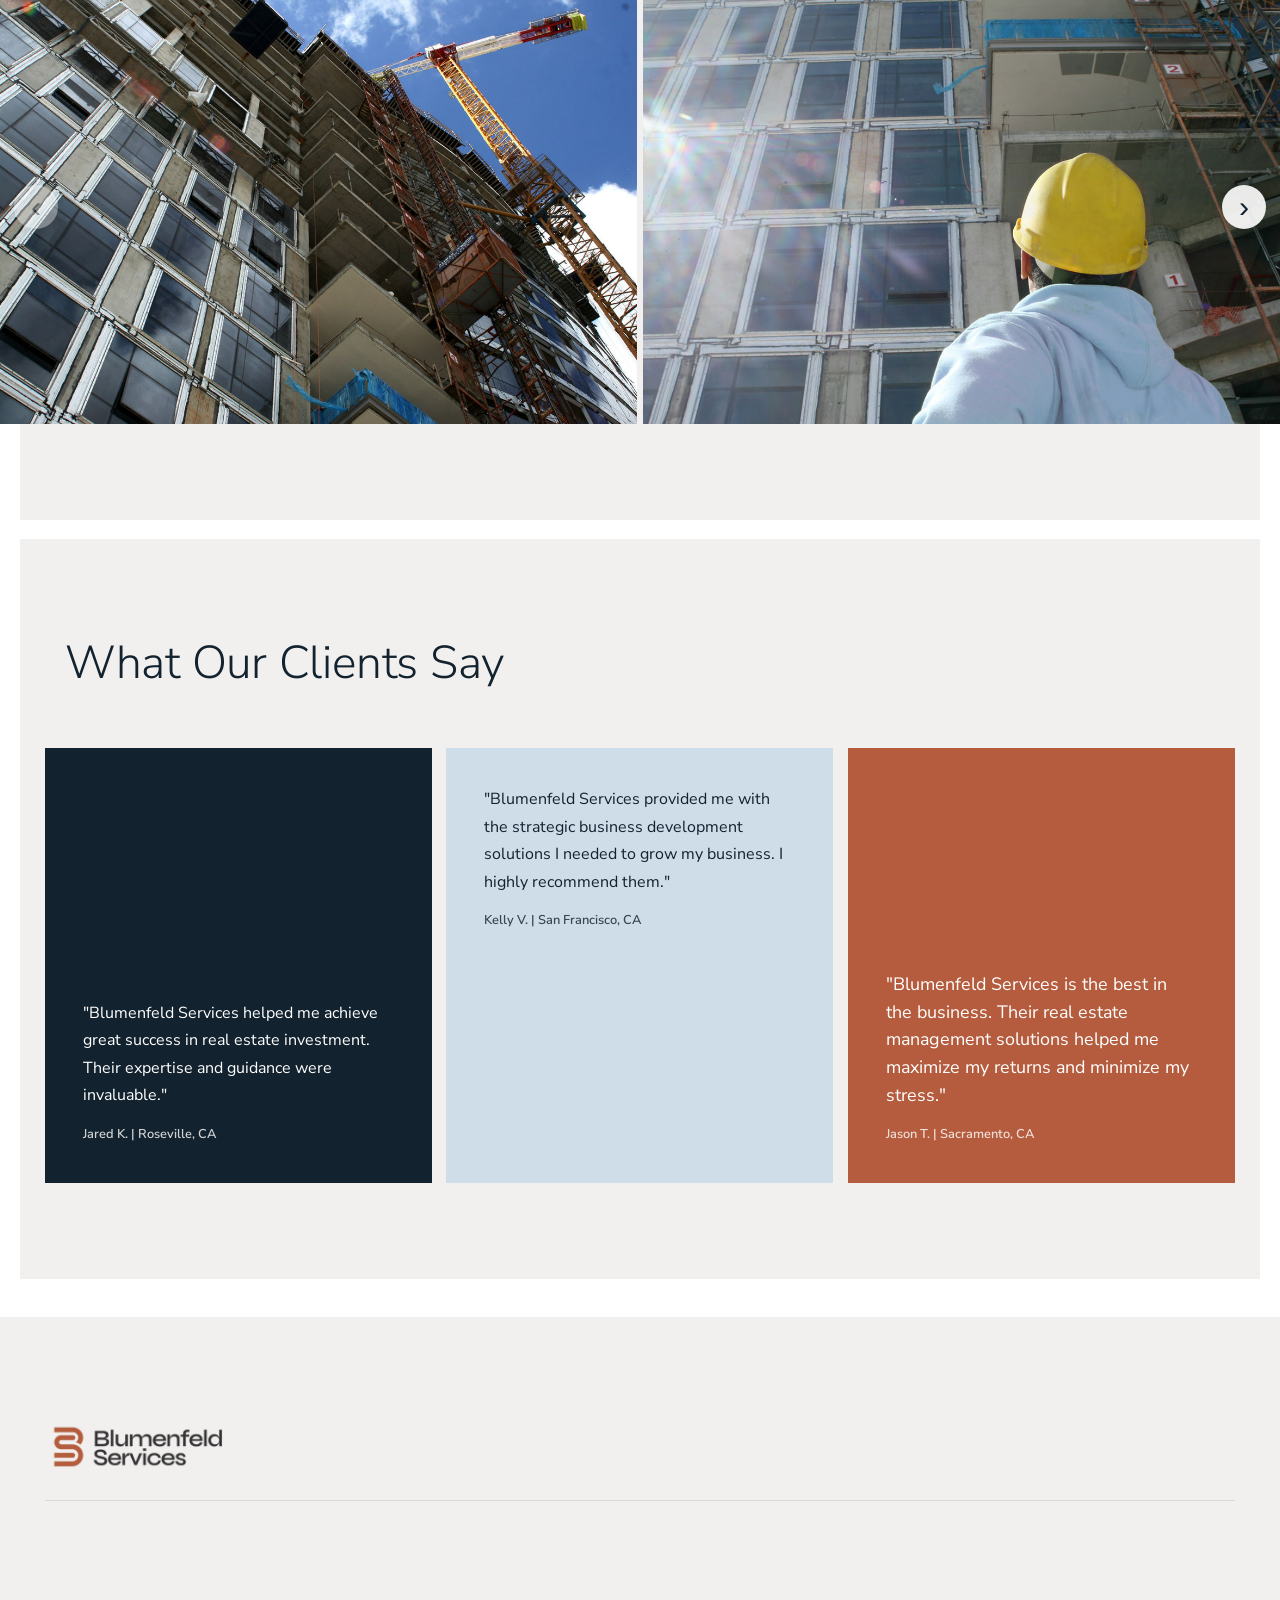
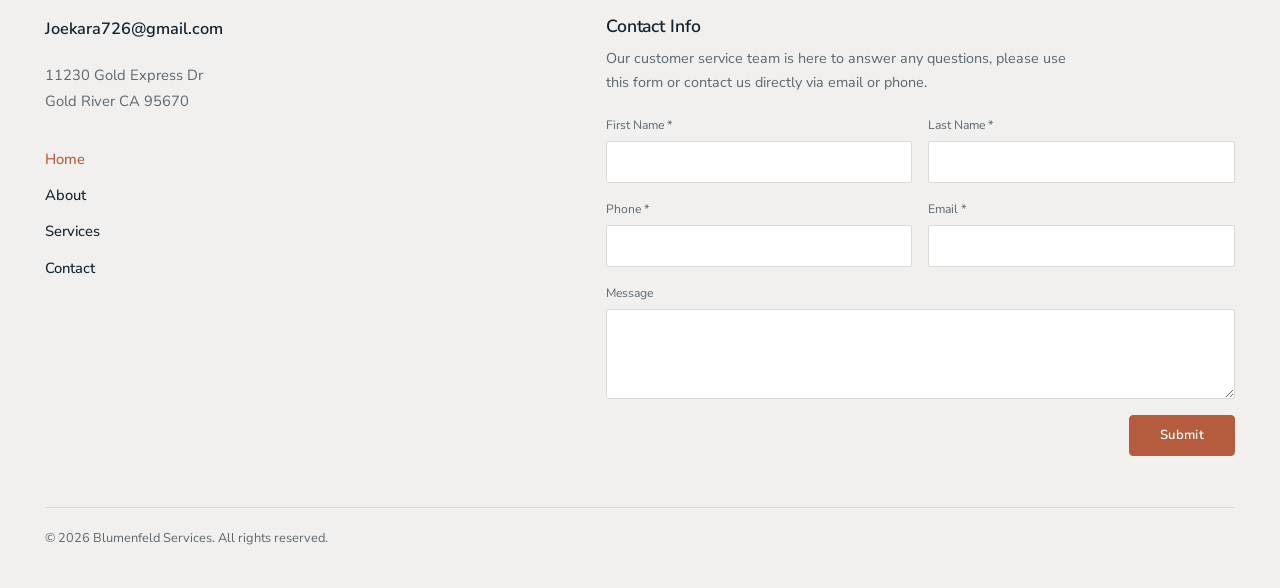
<file: v2/index.html>
<!DOCTYPE html>
<html lang="en">
<head>
  <meta charset="UTF-8" />
  <meta name="viewport" content="width=device-width, initial-scale=1.0" />
  <title>Blumenfeld Services | Real Estate &amp; Business Consulting</title>
  <meta name="description" content="Blumenfeld Services is a strategic consulting firm specializing in real estate and business investments. Expert guidance built on over 30 years of experience." />
  <link rel="canonical" href="https://blumenfeldservices.com/" />
  <link rel="icon" href="favicon.ico" sizes="any" />
  <link rel="icon" type="image/png" href="favicon-32.png" sizes="32x32" />
  <link rel="apple-touch-icon" href="apple-touch-icon.png" />
  <meta name="theme-color" content="#B45C3D" />
  <meta property="og:type" content="website" />
  <meta property="og:site_name" content="Blumenfeld Services" />
  <meta property="og:url" content="https://blumenfeldservices.com/" />
  <meta property="og:title" content="Blumenfeld Services | Real Estate &amp; Business Consulting" />
  <meta property="og:description" content="Strategic consulting in real estate and business investments. Expert guidance built on over 30 years of experience." />
  <meta property="og:image" content="https://blumenfeldservices.com/assets/v2/hero-home.jpg" />
  <meta name="twitter:card" content="summary_large_image" />
  <meta name="twitter:title" content="Blumenfeld Services | Real Estate &amp; Business Consulting" />
  <meta name="twitter:description" content="Strategic consulting in real estate and business investments. Over 30 years of experience." />
  <meta name="twitter:image" content="https://blumenfeldservices.com/assets/v2/hero-home.jpg" />
  <link rel="preconnect" href="https://fonts.googleapis.com" />
  <link rel="preconnect" href="https://fonts.gstatic.com" crossorigin />
  <link href="https://fonts.googleapis.com/css2?family=Nunito+Sans:ital,opsz,wght@0,6..12,300;0,6..12,400;0,6..12,600;0,6..12,700;0,6..12,800;1,6..12,400&display=swap" rel="stylesheet" />
  <link rel="stylesheet" href="css/styles.css" />
</head>
<body>

  <header class="site-header">
    <div class="container">
      <a class="brand" href="index.html"><img src="../assets/logo.png" alt="Blumenfeld Services" /></a>
      <button class="nav__toggle" aria-label="Menu"><span></span><span></span><span></span></button>
      <nav class="nav" id="nav">
        <a class="nav__link active" href="index.html">Home</a>
        <a class="nav__link" href="about.html">About</a>
        <a class="nav__link" href="services.html">Services</a>
        <a class="nav__link" href="#contact">Contact</a>
      </nav>
    </div>
  </header>

  <main>

    <!-- Hero -->
    <section class="hero" style="background-image:url('../assets/v2/hero-home.jpg')">
      <div class="hero__ov" aria-hidden="true"></div>
      <div class="container">
        <div class="hero__inner">
          <h1 data-reveal>Unlock Your Potential for Success</h1>
          <p class="hero__sub" data-reveal data-reveal-delay="1">Blumenfeld Services is a strategic consulting firm specializing in real estate and business investments. Our comprehensive advisory solutions can help you achieve success in real estate investment, management, and business development.</p>
          <a class="btn btn--white btn--pill" href="#lead" data-reveal data-reveal-delay="2">Learn More</a>
        </div>
      </div>
    </section>

    <!-- Lead band -->
    <section class="lead-band" id="lead">
      <div class="container">
        <h2 data-reveal>Take the First Step Towards Success</h2>
        <form data-mailto>
          <div class="lead-form">
            <div class="lead-field"><label for="l-fn">First Name *</label><input type="text" id="l-fn" name="First Name" /></div>
            <div class="lead-field"><label for="l-ln">Last Name *</label><input type="text" id="l-ln" name="Last Name" /></div>
            <div class="lead-field"><label for="l-em">Email *</label><input type="email" id="l-em" name="Email" /></div>
            <div class="lead-field"><label for="l-ph">Phone *</label><input type="tel" id="l-ph" name="Phone" /></div>
            <div class="lead-field"><label for="l-ad">Address</label><input type="text" id="l-ad" name="Address" /></div>
          </div>
          <div class="lead-row">
            <div class="lead-checks">
              <label class="lead-check"><input type="checkbox" name="Residential" /> Residential</label>
              <label class="lead-check"><input type="checkbox" name="Commercial" /> Commercial</label>
            </div>
            <button class="btn btn--terra" type="submit">Submit</button>
          </div>
          <div class="form-status"></div>
        </form>
      </div>
    </section>

    <!-- Why Choose -->
    <section class="section section--gray">
      <div class="container">
        <div class="why-head">
          <h2>Why Choose Blumenfeld Services?</h2>
          <a class="btn btn--terra" href="services.html">Learn More</a>
        </div>
        <div class="why-mosaic">
          <div class="why-card why-card--blue" data-reveal>
            <h3>Real Estate Investment Expertise</h3>
            <p>At Blumenfeld Services, our team has extensive experience in real estate investment and management. Our team of experts can help you navigate the complex world of real estate and maximize your returns.</p>
          </div>
          <div class="why-card why-card--terra" data-reveal data-reveal-delay="1">
            <h3>Strategic Business Development</h3>
            <p>We offer comprehensive business development solutions that can help you achieve success in the business world. From market research to financial analysis, our team has the expertise to guide you every step of the way and help you reach your goals.</p>
          </div>
          <div class="why-card why-card--plain" data-reveal data-reveal-delay="2">
            <div class="why-card__txt">
              <h3>Maximize Your Returns</h3>
              <p>Our advisory solutions are designed to help you maximize your returns on real estate and business investments. With our expertise and guidance, you can achieve success and unlock your potential for growth.</p>
            </div>
            <img src="../assets/v2/atrium.jpg" alt="Modern commercial atrium" loading="lazy" />
          </div>
        </div>
      </div>
    </section>

    <!-- Our Services -->
    <section class="section">
      <div class="container">
        <div class="why-head">
          <h2>Our Services</h2>
          <p style="color:var(--muted);max-width:680px;line-height:1.75;margin:0">At Blumenfeld Services, we offer a range of services designed to help you achieve success in real estate investment, management, and business development.</p>
          <a class="btn btn--navy" href="services.html">All Services</a>
        </div>
      </div>
      <div class="svc-blocks">
        <div class="svc-block svc-block--terra" data-reveal>
          <div class="svc-block__icon"><span></span><span></span><span></span><span></span></div>
          <h3>Real Estate Investment</h3>
          <p>Our real estate investment services can help you identify and capitalize on the best opportunities in the market. From market research to financial analysis, we provide comprehensive guidance to help you maximize your returns.</p>
        </div>
        <div class="svc-block svc-block--navy" data-reveal data-reveal-delay="1">
          <div class="svc-block__icon"><span></span><span></span><span></span><span></span></div>
          <h3>Real Estate Management</h3>
          <p>We offer a full range of real estate management services, including property maintenance, tenant relations, and more. Our team of experts will help you manage your real estate investments effectively and efficiently.</p>
        </div>
        <div class="svc-block svc-block--blue" data-reveal data-reveal-delay="2">
          <div class="svc-block__icon"><span></span><span></span><span></span><span></span></div>
          <h3>Business Management</h3>
          <p>Our business management &amp; development solutions are designed to help you achieve success in the business world. From market research to financial analysis, we provide comprehensive solutions that will help you unlock your potential for growth.</p>
        </div>
      </div>
    </section>

    <!-- Our Portfolio -->
    <section class="section section--gray">
      <div class="container">
        <div class="section-head"><h2>Our Portfolio</h2></div>
        <div class="pgallery" data-reveal>
          <div class="pgallery__track">
            <div class="pgallery__slide"><img src="../assets/v2/gallery/gallery-1.jpg" alt="Portfolio" /></div>
            <div class="pgallery__slide"><img src="../assets/v2/gallery/gallery-2.jpg" alt="Portfolio" /></div>
            <div class="pgallery__slide"><img src="../assets/v2/gallery/gallery-3.jpg" alt="Portfolio" /></div>
            <div class="pgallery__slide"><img src="../assets/v2/gallery/gallery-4.jpg" alt="Portfolio" /></div>
            <div class="pgallery__slide"><img src="../assets/v2/gallery/gallery-5.jpg" alt="Portfolio" /></div>
            <div class="pgallery__slide"><img src="../assets/v2/gallery/gallery-6.jpg" alt="Portfolio" /></div>
            <div class="pgallery__slide"><img src="../assets/v2/gallery/gallery-7.jpg" alt="Portfolio" /></div>
            <div class="pgallery__slide"><img src="../assets/v2/gallery/gallery-8.jpg" alt="Portfolio" /></div>
            <div class="pgallery__slide"><img src="../assets/v2/gallery/gallery-9.jpg" alt="Portfolio" /></div>
          </div>
          <button class="pgallery__btn pgallery__btn--prev" aria-label="Previous">&#8249;</button>
          <button class="pgallery__btn pgallery__btn--next" aria-label="Next">&#8250;</button>
        </div>
      </div>
    </section>

    <!-- What Our Clients Say -->
    <section class="section section--gray">
      <div class="container">
        <div class="section-head"><h2>What Our Clients Say</h2></div>
        <div class="testi-grid">
          <div class="testi-card testi-card--navy" data-reveal>
            <p>"Blumenfeld Services helped me achieve great success in real estate investment. Their expertise and guidance were invaluable."</p>
            <cite>Jared K. | Roseville, CA</cite>
          </div>
          <div class="testi-card testi-card--blue" data-reveal data-reveal-delay="1">
            <p>"Blumenfeld Services provided me with the strategic business development solutions I needed to grow my business. I highly recommend them."</p>
            <cite>Kelly V. | San Francisco, CA</cite>
          </div>
          <div class="testi-card testi-card--terra" data-reveal data-reveal-delay="2">
            <p>"Blumenfeld Services is the best in the business. Their real estate management solutions helped me maximize my returns and minimize my stress."</p>
            <cite>Jason T. | Sacramento, CA</cite>
          </div>
        </div>
      </div>
    </section>

  </main>

  <footer class="site-footer" id="contact">
    <div class="container">
      <div class="footer-logobar">
        <a class="brand" href="index.html"><img src="../assets/logo.png" alt="Blumenfeld Services" /></a>
      </div>
      <div class="footer-grid-wrap">
        <div class="footer-grid">
          <div class="footer-left">
            <a class="fmail" href="mailto:Joekara726@gmail.com">Joekara726@gmail.com</a>
            <address>11230 Gold Express Dr<br>Gold River CA 95670</address>
            <nav class="footer-nav" aria-label="Footer navigation">
              <a class="active" href="index.html">Home</a>
              <a href="about.html">About</a>
              <a href="services.html">Services</a>
              <a href="#contact">Contact</a>
            </nav>
          </div>
          <div class="footer-right">
            <h4>Contact Info</h4>
            <p>Our customer service team is here to answer any questions, please use this form or contact us directly via email or phone.</p>
            <form class="fform" data-mailto>
              <div class="ff"><label for="f-fn">First Name *</label><input type="text" id="f-fn" name="First Name" /></div>
              <div class="ff"><label for="f-ln">Last Name *</label><input type="text" id="f-ln" name="Last Name" /></div>
              <div class="ff"><label for="f-ph">Phone *</label><input type="tel" id="f-ph" name="Phone" /></div>
              <div class="ff"><label for="f-em">Email *</label><input type="email" id="f-em" name="Email" /></div>
              <div class="ff ff--full"><label for="f-ms">Message</label><textarea id="f-ms" name="Message" rows="3"></textarea></div>
              <div class="fform__submit"><button class="btn btn--terra" type="submit">Submit</button></div>
              <div class="form-status"></div>
            </form>
          </div>
        </div>
        <div class="footer-bottom">&copy; 2026 Blumenfeld Services. All rights reserved.</div>
      </div>
    </div>
  </footer>

  <script src="../js/main.js" defer></script>
</body>
</html>
</file>
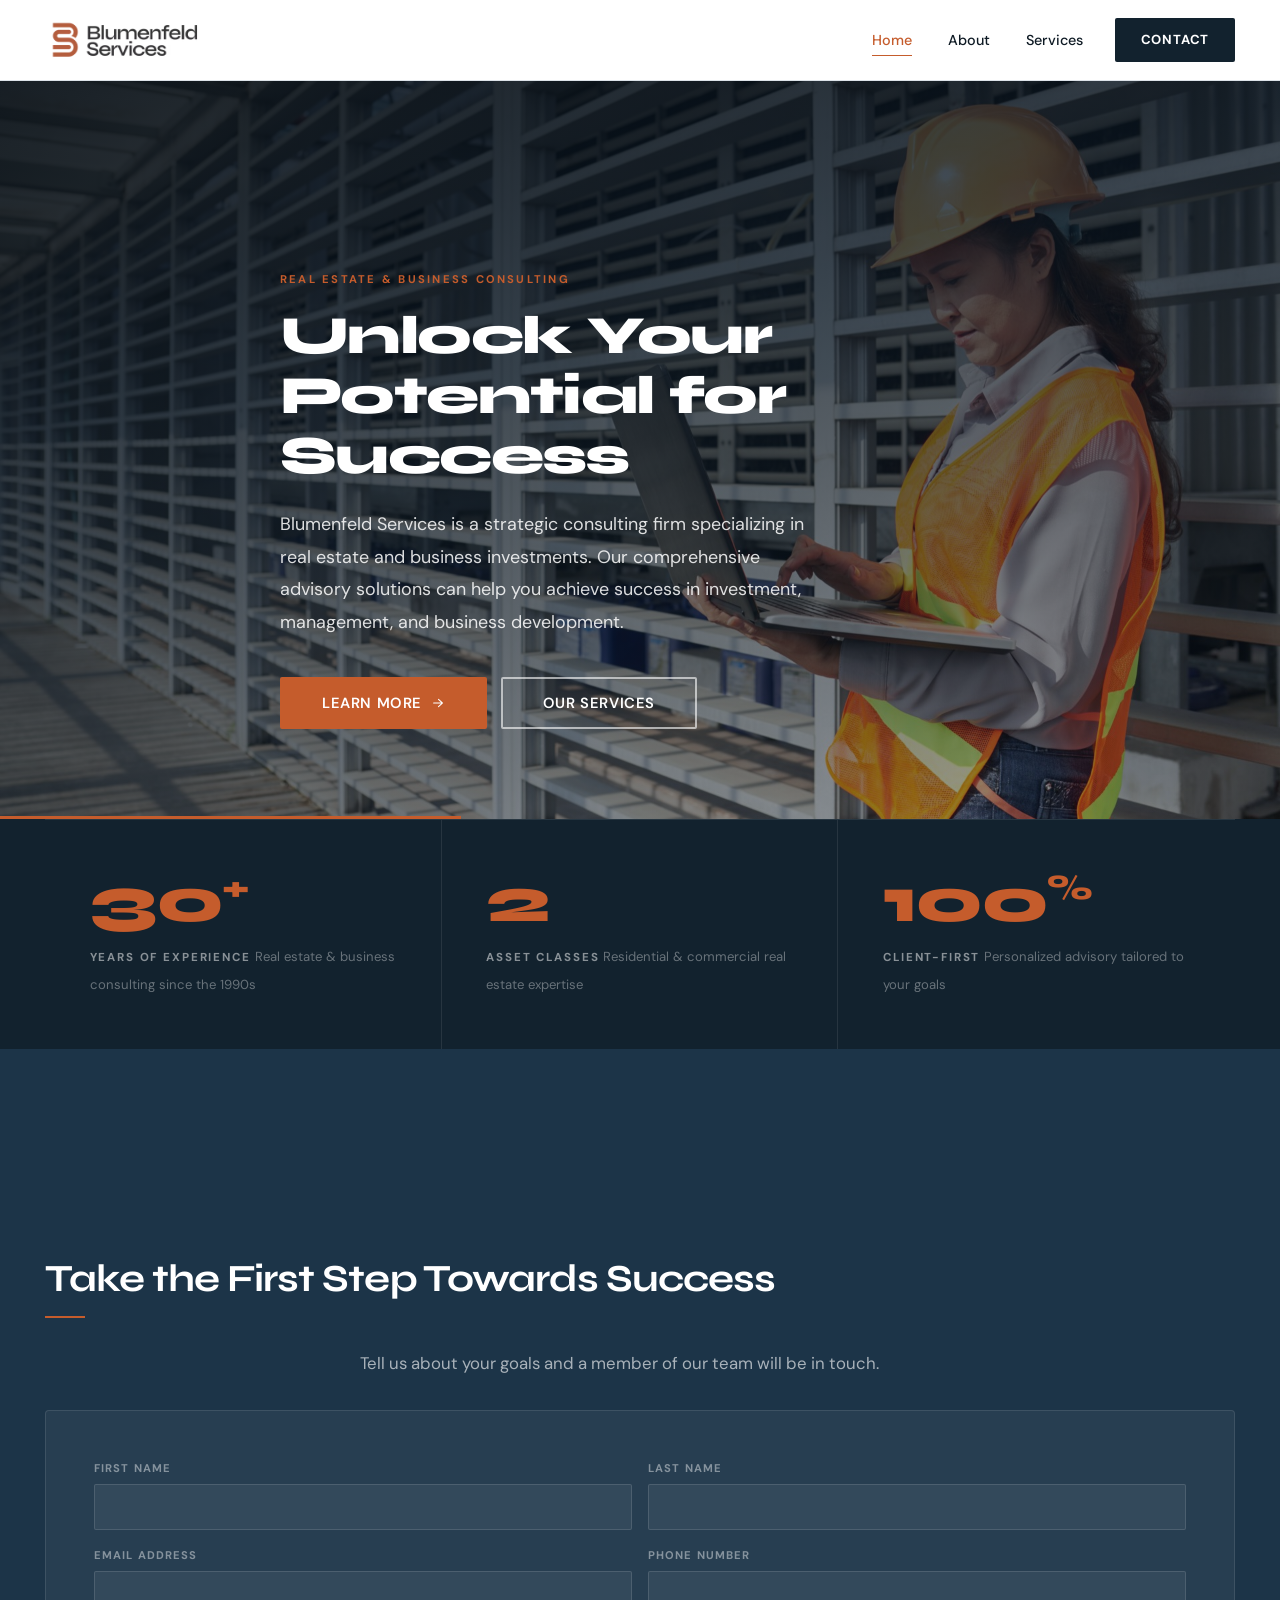
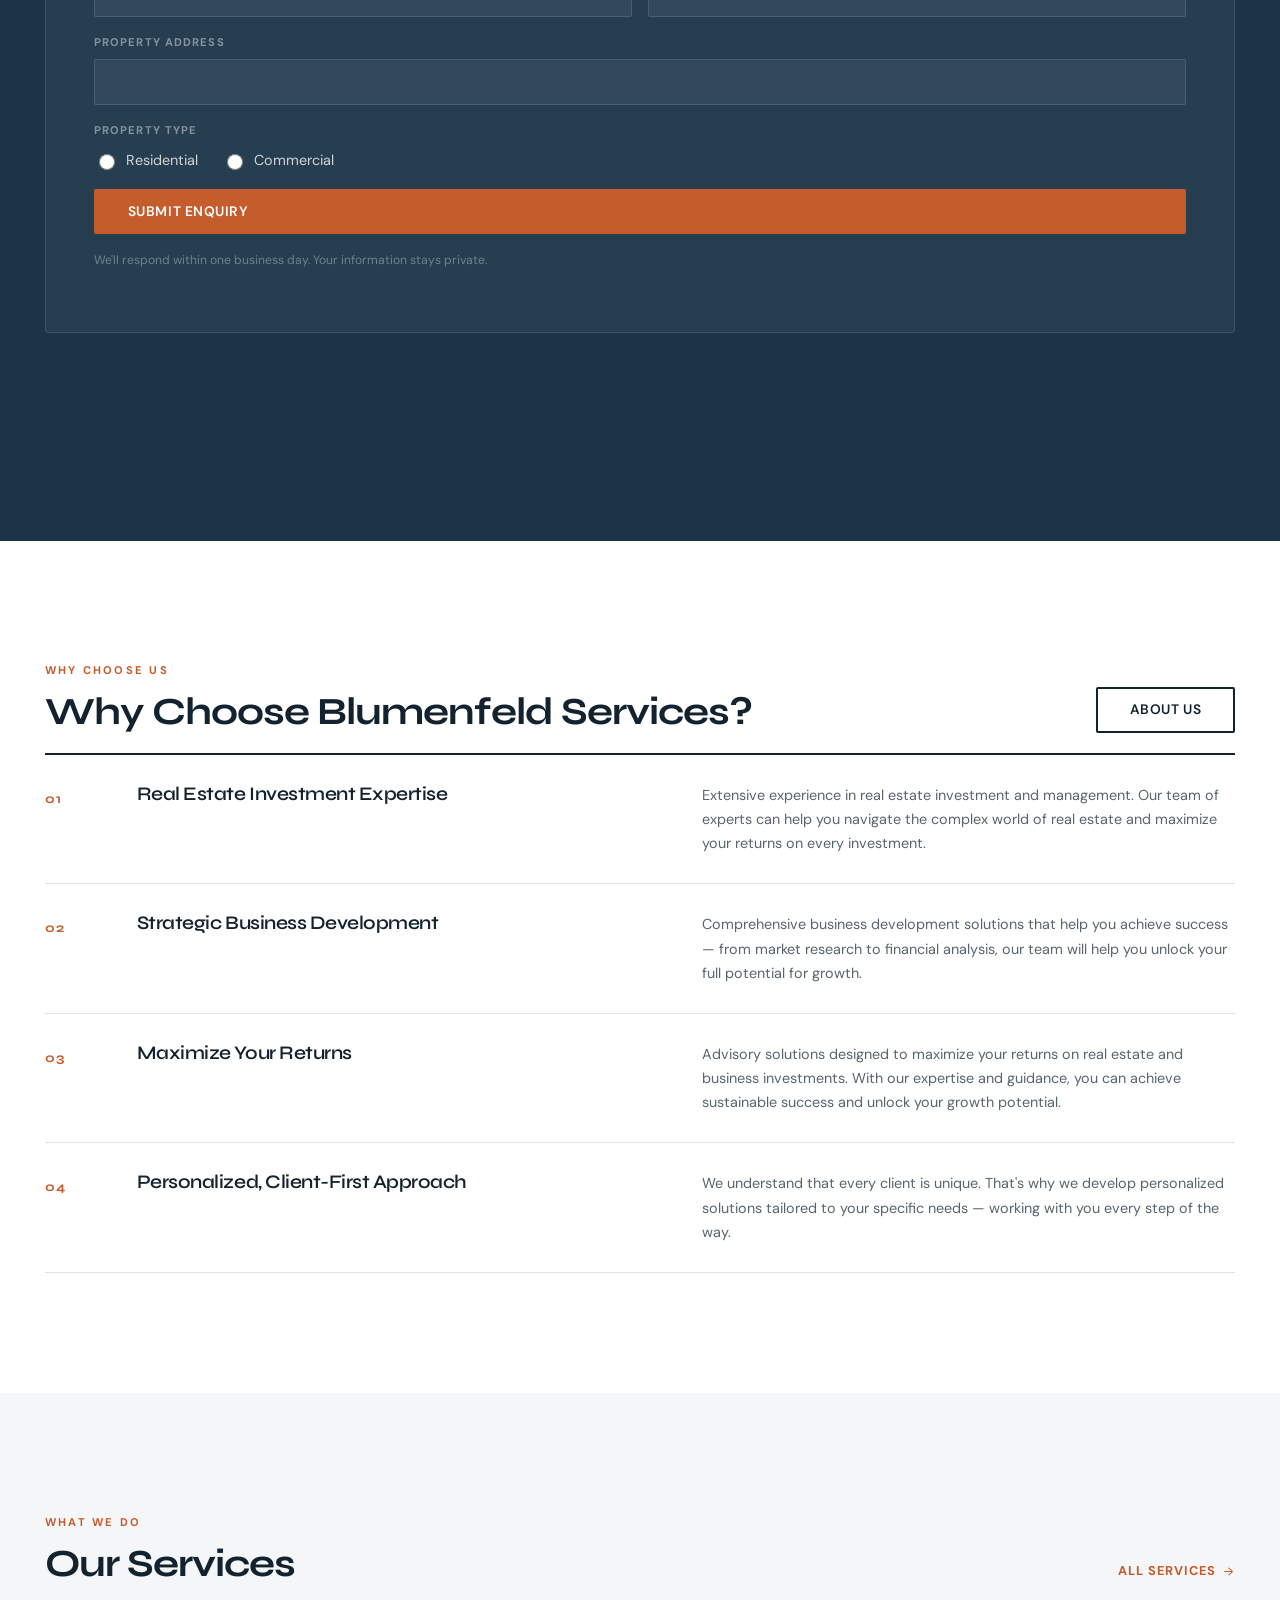
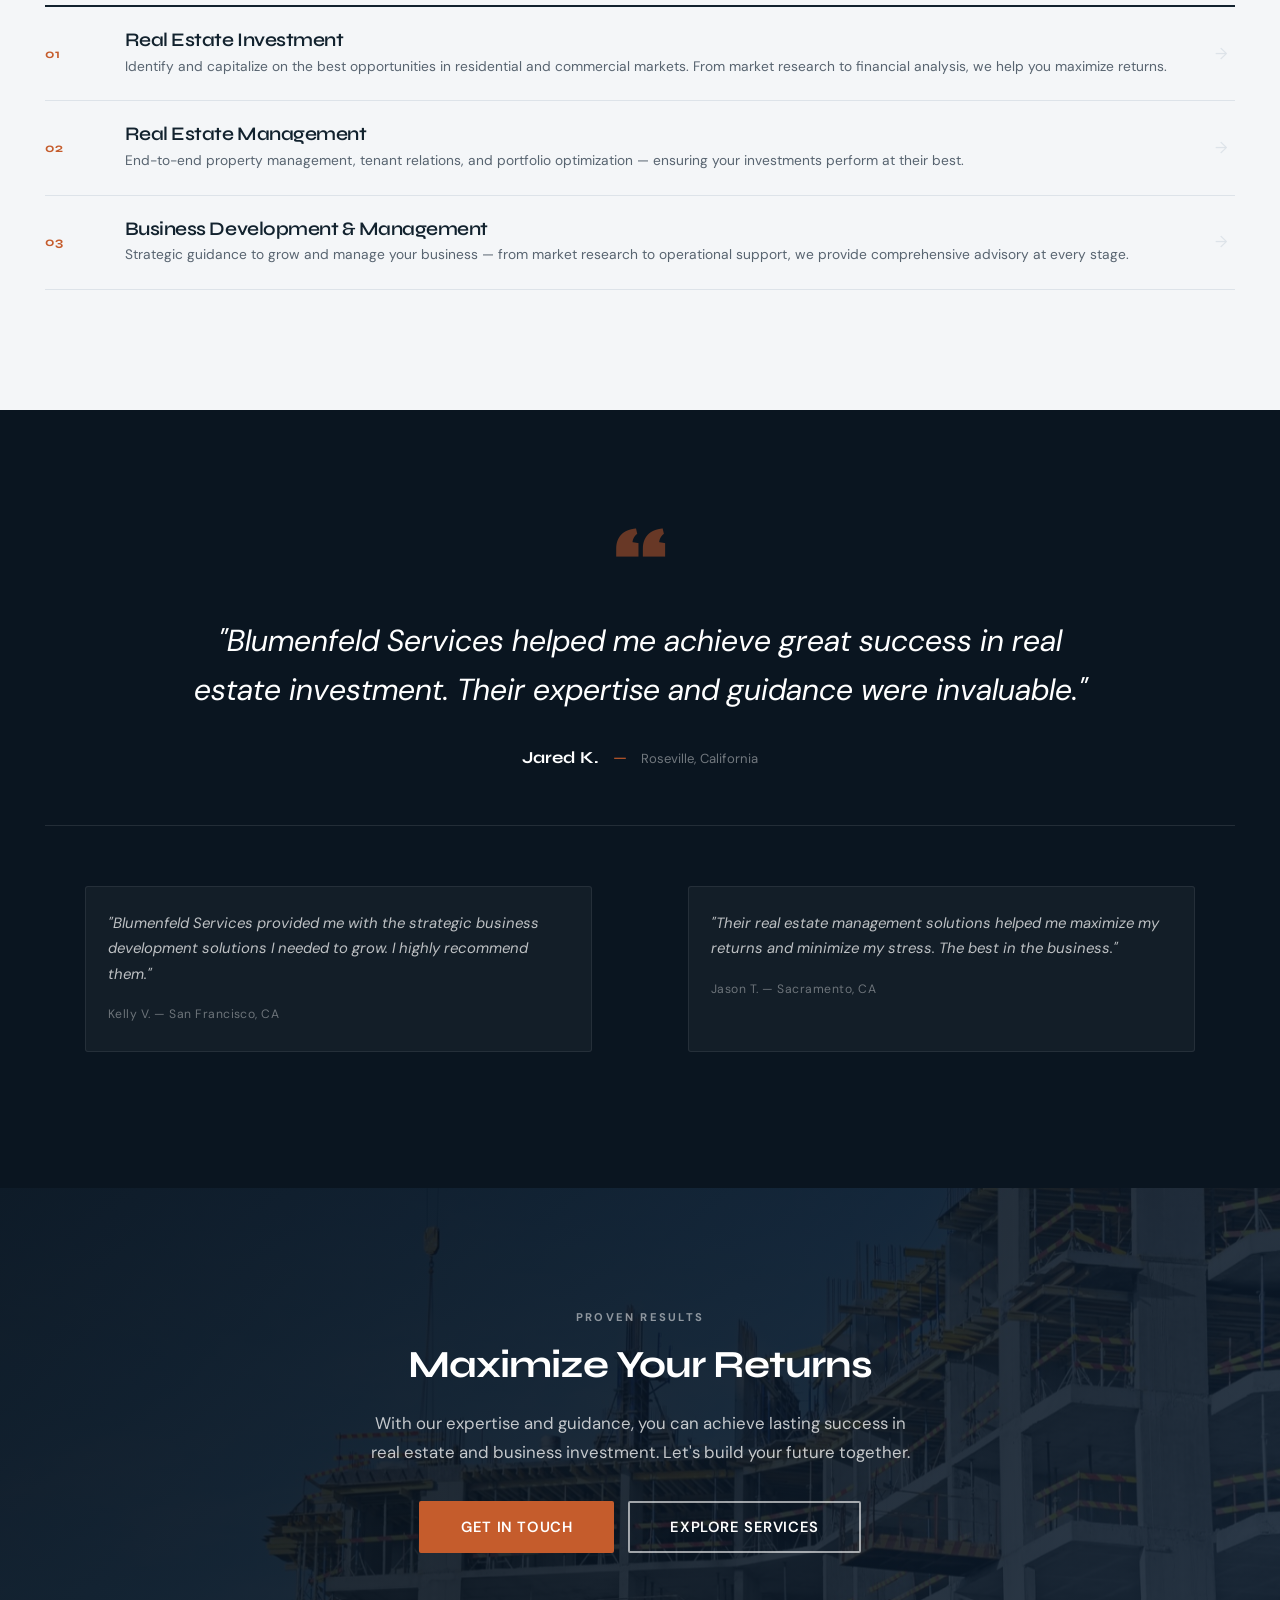
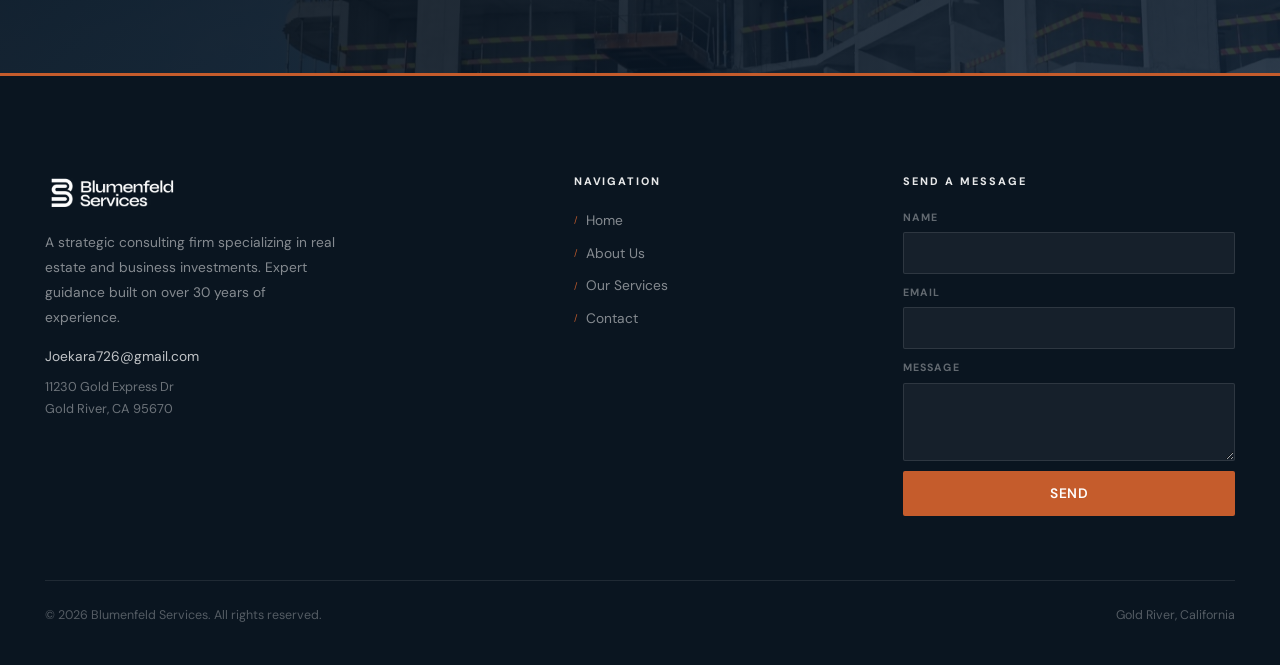
<file: v3/index.html>
<!DOCTYPE html>
<html lang="en">
<head>
  <meta charset="UTF-8" />
  <meta name="viewport" content="width=device-width, initial-scale=1.0" />
  <title>Blumenfeld Services | Real Estate &amp; Business Consulting</title>
  <meta name="description" content="Blumenfeld Services — 30+ years of expert advisory in real estate investment, management, and business development. Gold River, California." />
  <link rel="preconnect" href="https://fonts.googleapis.com" />
  <link rel="preconnect" href="https://fonts.gstatic.com" crossorigin />
  <link href="https://fonts.googleapis.com/css2?family=DM+Sans:ital,wght@0,400;0,500;0,600;1,400&family=Syne:wght@500;600;700;800&display=swap" rel="stylesheet" />
  <link rel="stylesheet" href="css/styles.css" />
</head>
<body>

  <header class="site-header">
    <div class="container">
      <a class="brand" href="index.html"><img src="../assets/logo.png" alt="Blumenfeld Services" /></a>
      <button class="nav__toggle" aria-label="Menu"><span></span><span></span><span></span></button>
      <nav class="nav" id="nav">
        <a class="nav__link active" href="index.html">Home</a>
        <a class="nav__link" href="about.html">About</a>
        <a class="nav__link" href="services.html">Services</a>
        <a class="nav__cta" href="#contact">Contact</a>
      </nav>
    </div>
  </header>

  <main>

    <!-- Hero — bottom-anchored -->
    <section class="hero" style="background-image:url('../assets/hero-home.jpg')">
      <div class="hero__ov" aria-hidden="true"></div>
      <div class="hero__bar" aria-hidden="true"></div>
      <div class="container">
        <div class="hero__inner">
          <span class="eyebrow">Real Estate &amp; Business Consulting</span>
          <h1>Unlock Your Potential for Success</h1>
          <p class="hero__lead">Blumenfeld Services is a strategic consulting firm specializing in real estate and business investments. Our comprehensive advisory solutions can help you achieve success in investment, management, and business development.</p>
          <div class="hero__btns">
            <a class="btn btn--primary btn--lg" href="about.html">
              Learn More
              <svg xmlns="http://www.w3.org/2000/svg" viewBox="0 0 20 20" fill="currentColor"><path fill-rule="evenodd" d="M3 10a.75.75 0 01.75-.75h10.638L10.23 5.29a.75.75 0 111.04-1.08l5.5 5.25a.75.75 0 010 1.08l-5.5 5.25a.75.75 0 11-1.04-1.08l4.158-3.96H3.75A.75.75 0 013 10z" clip-rule="evenodd"/></svg>
            </a>
            <a class="btn btn--outline-white btn--lg" href="services.html">Our Services</a>
          </div>
        </div>
      </div>
    </section>

    <!-- Stats band -->
    <section class="section--navy stats-band">
      <div class="container">
        <div class="stats-row">
          <div class="stat-cell">
            <span class="stat-cell__n">30<sup style="font-size:.55em;vertical-align:super">+</sup></span>
            <span class="stat-cell__label">Years of Experience</span>
            <span class="stat-cell__sub">Real estate &amp; business consulting since the 1990s</span>
          </div>
          <div class="stat-cell">
            <span class="stat-cell__n">2</span>
            <span class="stat-cell__label">Asset Classes</span>
            <span class="stat-cell__sub">Residential &amp; commercial real estate expertise</span>
          </div>
          <div class="stat-cell">
            <span class="stat-cell__n">100<sup style="font-size:.55em;vertical-align:super">%</sup></span>
            <span class="stat-cell__label">Client-First</span>
            <span class="stat-cell__sub">Personalized advisory tailored to your goals</span>
          </div>
        </div>
      </div>
    </section>

    <!-- Lead form -->
    <section class="section section--navy3 lead-band" id="lead-form">
      <div class="container">
        <div class="sh sh--left sh--light" style="max-width:none;margin-bottom:28px">
          <h2>Take the First Step Towards Success</h2>
          <p class="lead">Tell us about your goals and a member of our team will be in touch.</p>
        </div>
        <div class="form-wrap">
          <form class="form-grid" data-mailto>
            <div class="fg"><label for="lf-first">First Name</label><input type="text" id="lf-first" name="First Name" /></div>
            <div class="fg"><label for="lf-last">Last Name</label><input type="text" id="lf-last" name="Last Name" /></div>
            <div class="fg"><label for="lf-email">Email Address</label><input type="email" id="lf-email" name="Email" /></div>
            <div class="fg"><label for="lf-phone">Phone Number</label><input type="tel" id="lf-phone" name="Phone" /></div>
            <div class="fg full"><label for="lf-addr">Property Address</label><input type="text" id="lf-addr" name="Address" /></div>
            <div class="full" style="display:flex;flex-direction:column;gap:8px">
              <span style="font-size:.7rem;font-weight:700;letter-spacing:.1em;text-transform:uppercase;color:rgba(255,255,255,.44)">Property Type</span>
              <div class="radios">
                <label><input type="radio" name="Property Type" value="Residential"> Residential</label>
                <label><input type="radio" name="Property Type" value="Commercial"> Commercial</label>
              </div>
            </div>
            <div class="full" style="display:flex;flex-direction:column;gap:8px">
              <button class="btn btn--primary" type="submit">Submit Enquiry</button>
              <p class="form-note">We'll respond within one business day. Your information stays private.</p>
              <div class="form-status"></div>
            </div>
          </form>
        </div>
      </div>
    </section>

    <!-- Why Choose — editorial rows -->
    <section class="section" aria-labelledby="wc-h">
      <div class="container">
        <div class="reasons-head">
          <div>
            <span class="eyebrow" style="margin-bottom:10px">Why Choose Us</span>
            <h2 id="wc-h" style="margin:0">Why Choose Blumenfeld Services?</h2>
          </div>
          <a class="btn btn--outline-ink" href="about.html">About Us</a>
        </div>
        <div>
          <div class="reason-row">
            <span class="reason-row__n">01</span>
            <h3>Real Estate Investment Expertise</h3>
            <p>Extensive experience in real estate investment and management. Our team of experts can help you navigate the complex world of real estate and maximize your returns on every investment.</p>
          </div>
          <div class="reason-row">
            <span class="reason-row__n">02</span>
            <h3>Strategic Business Development</h3>
            <p>Comprehensive business development solutions that help you achieve success — from market research to financial analysis, our team will help you unlock your full potential for growth.</p>
          </div>
          <div class="reason-row">
            <span class="reason-row__n">03</span>
            <h3>Maximize Your Returns</h3>
            <p>Advisory solutions designed to maximize your returns on real estate and business investments. With our expertise and guidance, you can achieve sustainable success and unlock your growth potential.</p>
          </div>
          <div class="reason-row">
            <span class="reason-row__n">04</span>
            <h3>Personalized, Client-First Approach</h3>
            <p>We understand that every client is unique. That's why we develop personalized solutions tailored to your specific needs — working with you every step of the way.</p>
          </div>
        </div>
      </div>
    </section>

    <!-- Our Services — editorial list -->
    <section class="section section--off" aria-labelledby="svc-h">
      <div class="container">
        <div class="svc-section-head">
          <div>
            <span class="eyebrow" style="margin-bottom:10px">What We Do</span>
            <h2 id="svc-h" style="margin:0">Our Services</h2>
          </div>
          <a class="svc-more" href="services.html">
            All Services
            <svg xmlns="http://www.w3.org/2000/svg" viewBox="0 0 20 20" fill="currentColor" width="13" height="13"><path fill-rule="evenodd" d="M3 10a.75.75 0 01.75-.75h10.638L10.23 5.29a.75.75 0 111.04-1.08l5.5 5.25a.75.75 0 010 1.08l-5.5 5.25a.75.75 0 11-1.04-1.08l4.158-3.96H3.75A.75.75 0 013 10z" clip-rule="evenodd"/></svg>
          </a>
        </div>
        <a class="svc-row" href="services.html">
          <span class="svc-row__n">01</span>
          <div><h3>Real Estate Investment</h3><p>Identify and capitalize on the best opportunities in residential and commercial markets. From market research to financial analysis, we help you maximize returns.</p></div>
          <span class="svc-row__arr" aria-hidden="true">→</span>
        </a>
        <a class="svc-row" href="services.html">
          <span class="svc-row__n">02</span>
          <div><h3>Real Estate Management</h3><p>End-to-end property management, tenant relations, and portfolio optimization — ensuring your investments perform at their best.</p></div>
          <span class="svc-row__arr" aria-hidden="true">→</span>
        </a>
        <a class="svc-row" href="services.html">
          <span class="svc-row__n">03</span>
          <div><h3>Business Development &amp; Management</h3><p>Strategic guidance to grow and manage your business — from market research to operational support, we provide comprehensive advisory at every stage.</p></div>
          <span class="svc-row__arr" aria-hidden="true">→</span>
        </a>
      </div>
    </section>

    <!-- Featured testimonial -->
    <section class="section section--ink">
      <div class="container">
        <div class="testi-feature">
          <span class="testi-feature__q" aria-hidden="true">&ldquo;</span>
          <blockquote>
            <p>"Blumenfeld Services helped me achieve great success in real estate investment. Their expertise and guidance were invaluable."</p>
            <footer>
              <cite>
                <span class="tf-name">Jared K.</span>
                <span class="tf-sep">—</span>
                <span class="tf-loc">Roseville, California</span>
              </cite>
            </footer>
          </blockquote>
        </div>
        <div class="testi-mini-pair">
          <blockquote class="testi-mini">
            <p>"Blumenfeld Services provided me with the strategic business development solutions I needed to grow. I highly recommend them."</p>
            <cite>Kelly V. — San Francisco, CA</cite>
          </blockquote>
          <blockquote class="testi-mini">
            <p>"Their real estate management solutions helped me maximize my returns and minimize my stress. The best in the business."</p>
            <cite>Jason T. — Sacramento, CA</cite>
          </blockquote>
        </div>
      </div>
    </section>

    <!-- CTA band -->
    <section class="cta-band section" style="background-image:url('../assets/cta-building.jpg')">
      <div class="cta-band__ov" aria-hidden="true"></div>
      <div class="container">
        <span class="eyebrow eyebrow--lt">Proven Results</span>
        <h2>Maximize Your Returns</h2>
        <p>With our expertise and guidance, you can achieve lasting success in real estate and business investment. Let's build your future together.</p>
        <div class="cta-btns">
          <a class="btn btn--primary btn--lg" href="#contact">Get in Touch</a>
          <a class="btn btn--outline-white btn--lg" href="services.html">Explore Services</a>
        </div>
      </div>
    </section>

  </main>

  <footer class="site-footer" id="contact">
    <div class="container">
      <div class="footer-layout">
        <div class="footer-brand">
          <img class="footer-logo" src="../assets/logo.png" alt="Blumenfeld Services" />
          <p>A strategic consulting firm specializing in real estate and business investments. Expert guidance built on over 30 years of experience.</p>
          <a href="mailto:Joekara726@gmail.com">Joekara726@gmail.com</a>
          <address>11230 Gold Express Dr<br>Gold River, CA 95670</address>
        </div>
        <nav class="footer-nav-col" aria-label="Footer navigation">
          <h5>Navigation</h5>
          <ul>
            <li><a href="index.html">Home</a></li>
            <li><a href="about.html">About Us</a></li>
            <li><a href="services.html">Our Services</a></li>
            <li><a href="#contact">Contact</a></li>
          </ul>
        </nav>
        <div class="footer-form-col">
          <h5>Send a Message</h5>
          <form data-mailto>
            <div class="ff"><label for="ff-n">Name</label><input type="text" id="ff-n" name="Name" /></div>
            <div class="ff"><label for="ff-e">Email</label><input type="email" id="ff-e" name="Email" /></div>
            <div class="ff"><label for="ff-m">Message</label><textarea id="ff-m" name="Message" rows="3"></textarea></div>
            <button class="btn btn--primary" type="submit" style="width:100%;justify-content:center">Send</button>
            <div class="form-status"></div>
          </form>
        </div>
      </div>
      <div class="footer-bottom">
        <span>&copy; 2026 Blumenfeld Services. All rights reserved.</span>
        <span>Gold River, California</span>
      </div>
    </div>
  </footer>

  <script src="../js/main.js" defer></script>
</body>
</html>
</file>
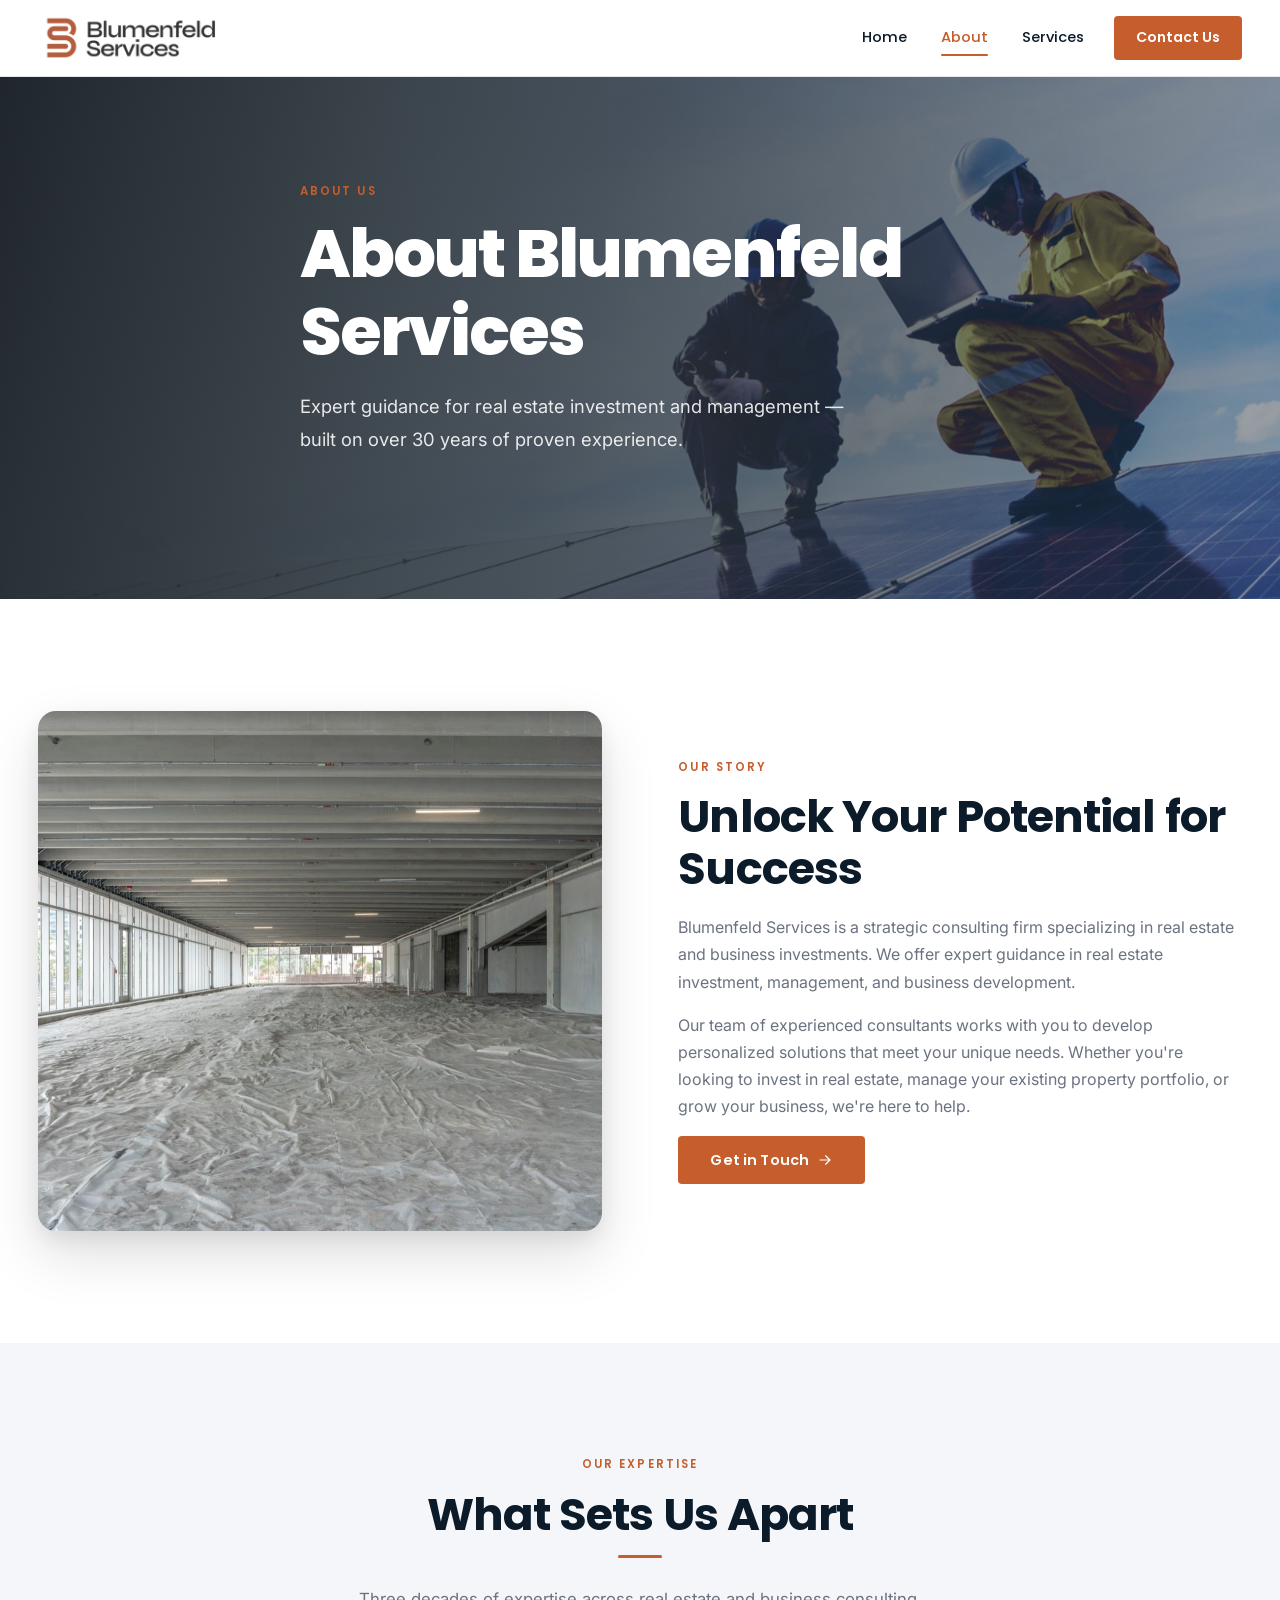
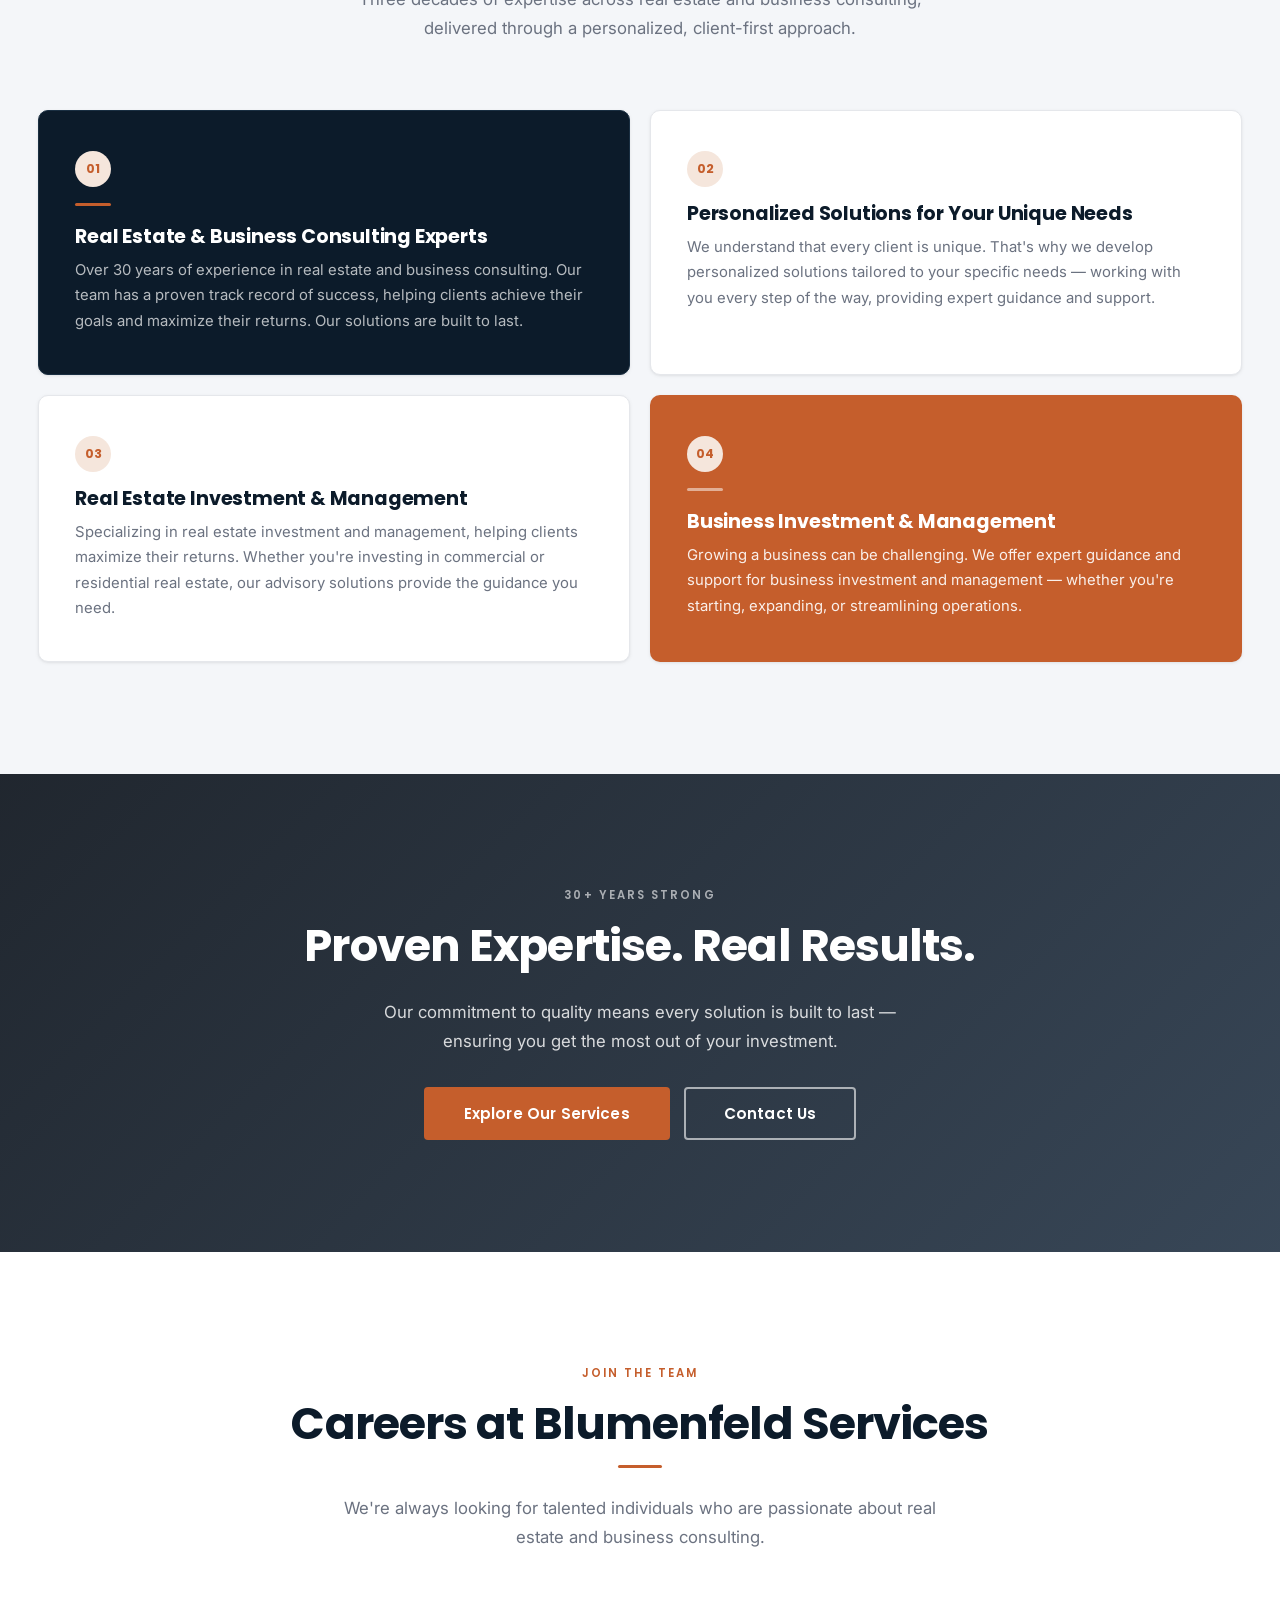
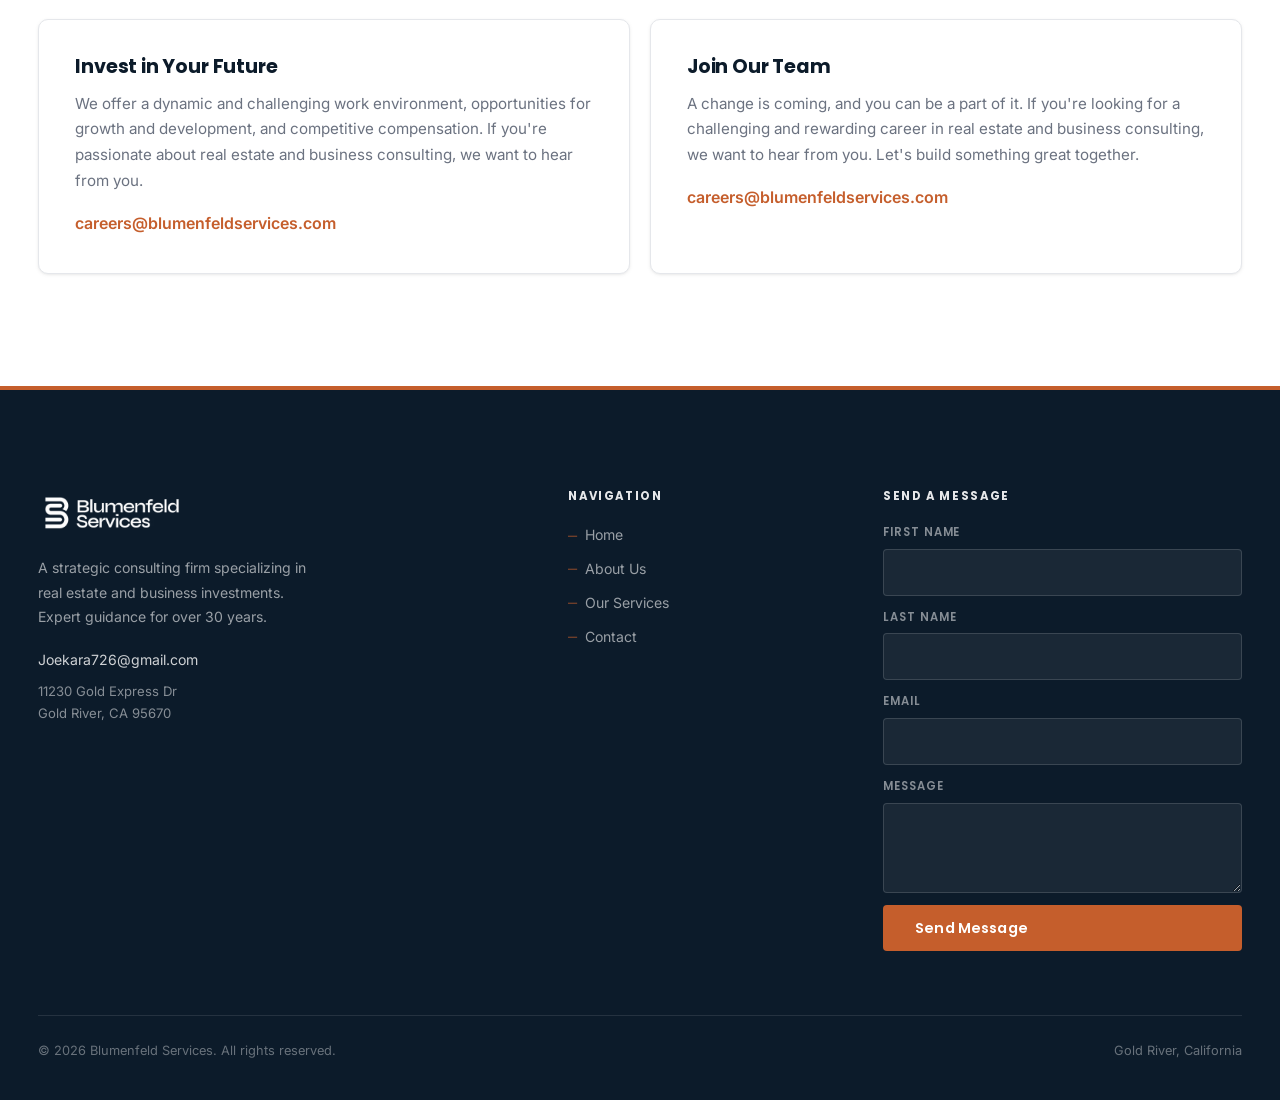
<file: about.html>
<!DOCTYPE html>
<html lang="en">
<head>
  <meta charset="UTF-8" />
  <meta name="viewport" content="width=device-width, initial-scale=1.0" />
  <title>About | Blumenfeld Services</title>
  <meta name="description" content="With over 30 years of experience in real estate and business consulting, Blumenfeld Services delivers personalized solutions that help clients maximize their returns." />
  <link rel="preconnect" href="https://fonts.googleapis.com" />
  <link rel="preconnect" href="https://fonts.gstatic.com" crossorigin />
  <link href="https://fonts.googleapis.com/css2?family=Inter:wght@400;500&family=Poppins:wght@600;700;800&display=swap" rel="stylesheet" />
  <link rel="stylesheet" href="css/styles.css" />
</head>
<body>

  <header class="site-header">
    <div class="container">
      <a class="brand" href="index.html"><img src="assets/logo.png" alt="Blumenfeld Services" /></a>
      <button class="nav__toggle" aria-label="Toggle menu"><span></span><span></span><span></span></button>
      <nav class="nav" id="nav" role="navigation">
        <a class="nav__link" href="index.html">Home</a>
        <a class="nav__link active" href="about.html">About</a>
        <a class="nav__link" href="services.html">Services</a>
        <a class="nav__cta" href="#contact">Contact Us</a>
      </nav>
    </div>
  </header>

  <main>

    <!-- Hero -->
    <section class="hero hero--page" style="background-image:url('assets/hero-about.jpg')" aria-label="About page hero">
      <div class="hero__overlay" aria-hidden="true"></div>
      <div class="container">
        <div class="hero__inner">
          <span class="eyebrow">About Us</span>
          <h1>About Blumenfeld Services</h1>
          <p class="hero__lead">Expert guidance for real estate investment and management — built on over 30 years of proven experience.</p>
        </div>
      </div>
    </section>

    <!-- Intro -->
    <section class="section" aria-labelledby="intro-heading">
      <div class="container">
        <div class="intro-split">
          <div class="intro-split__media">
            <img src="assets/atrium.jpg" alt="Blumenfeld Services office and team" loading="lazy" />
          </div>
          <div class="intro-split__body">
            <span class="eyebrow">Our Story</span>
            <h2 id="intro-heading">Unlock Your Potential for Success</h2>
            <p>Blumenfeld Services is a strategic consulting firm specializing in real estate and business investments. We offer expert guidance in real estate investment, management, and business development.</p>
            <p>Our team of experienced consultants works with you to develop personalized solutions that meet your unique needs. Whether you're looking to invest in real estate, manage your existing property portfolio, or grow your business, we're here to help.</p>
            <a class="btn btn--primary" href="#contact">
              Get in Touch
              <svg xmlns="http://www.w3.org/2000/svg" viewBox="0 0 20 20" fill="currentColor"><path fill-rule="evenodd" d="M3 10a.75.75 0 01.75-.75h10.638L10.23 5.29a.75.75 0 111.04-1.08l5.5 5.25a.75.75 0 010 1.08l-5.5 5.25a.75.75 0 11-1.04-1.08l4.158-3.96H3.75A.75.75 0 013 10z" clip-rule="evenodd"/></svg>
            </a>
          </div>
        </div>
      </div>
    </section>

    <!-- Info cards -->
    <section class="section section--alt" aria-labelledby="pillars-heading">
      <div class="container">
        <div class="sh">
          <span class="eyebrow">Our Expertise</span>
          <h2 id="pillars-heading">What Sets Us Apart</h2>
          <p>Three decades of expertise across real estate and business consulting, delivered through a personalized, client-first approach.</p>
        </div>
        <div class="cards-grid cards-grid--2">
          <div class="card card--dark">
            <div class="card__num">01</div>
            <div class="card__bar"></div>
            <h3>Real Estate &amp; Business Consulting Experts</h3>
            <p>Over 30 years of experience in real estate and business consulting. Our team has a proven track record of success, helping clients achieve their goals and maximize their returns. Our solutions are built to last.</p>
          </div>
          <div class="card">
            <div class="card__num">02</div>
            <h3>Personalized Solutions for Your Unique Needs</h3>
            <p>We understand that every client is unique. That's why we develop personalized solutions tailored to your specific needs — working with you every step of the way, providing expert guidance and support.</p>
          </div>
          <div class="card">
            <div class="card__num">03</div>
            <h3>Real Estate Investment &amp; Management</h3>
            <p>Specializing in real estate investment and management, helping clients maximize their returns. Whether you're investing in commercial or residential real estate, our advisory solutions provide the guidance you need.</p>
          </div>
          <div class="card card--cta">
            <div class="card__num">04</div>
            <div class="card__bar"></div>
            <h3>Business Investment &amp; Management</h3>
            <p>Growing a business can be challenging. We offer expert guidance and support for business investment and management — whether you're starting, expanding, or streamlining operations.</p>
          </div>
        </div>
      </div>
    </section>

    <!-- CTA band -->
    <section class="cta-band section" style="background-image:url('assets/hero-home.jpg')" aria-label="Call to action">
      <div class="cta-band__overlay" aria-hidden="true"></div>
      <div class="container">
        <span class="eyebrow" style="color:rgba(255,255,255,.6)">30+ Years Strong</span>
        <h2>Proven Expertise. Real Results.</h2>
        <p>Our commitment to quality means every solution is built to last — ensuring you get the most out of your investment.</p>
        <div class="cta-band__btns">
          <a class="btn btn--primary btn--lg" href="services.html">Explore Our Services</a>
          <a class="btn btn--ghost-white btn--lg" href="#contact">Contact Us</a>
        </div>
      </div>
    </section>

    <!-- Careers -->
    <section class="section" aria-labelledby="careers-heading">
      <div class="container">
        <div class="sh">
          <span class="eyebrow">Join the Team</span>
          <h2 id="careers-heading">Careers at Blumenfeld Services</h2>
          <p>We're always looking for talented individuals who are passionate about real estate and business consulting.</p>
        </div>
        <div class="career-grid">
          <div class="career-card">
            <h3>Invest in Your Future</h3>
            <p>We offer a dynamic and challenging work environment, opportunities for growth and development, and competitive compensation. If you're passionate about real estate and business consulting, we want to hear from you.</p>
            <a href="mailto:careers@blumenfeldservices.com">careers@blumenfeldservices.com</a>
          </div>
          <div class="career-card">
            <h3>Join Our Team</h3>
            <p>A change is coming, and you can be a part of it. If you're looking for a challenging and rewarding career in real estate and business consulting, we want to hear from you. Let's build something great together.</p>
            <a href="mailto:careers@blumenfeldservices.com">careers@blumenfeldservices.com</a>
          </div>
        </div>
      </div>
    </section>

  </main>

  <!-- Footer -->
  <footer class="site-footer" id="contact">
    <div class="container">
      <div class="footer-main">
        <div class="footer-brand">
          <img class="footer-logo" src="assets/logo.png" alt="Blumenfeld Services" />
          <p>A strategic consulting firm specializing in real estate and business investments. Expert guidance for over 30 years.</p>
          <div class="footer-brand__contact">
            <a href="mailto:Joekara726@gmail.com">Joekara726@gmail.com</a>
          </div>
          <address class="footer-brand__addr">11230 Gold Express Dr<br />Gold River, CA 95670</address>
        </div>
        <nav class="footer-nav" aria-label="Footer navigation">
          <h4>Navigation</h4>
          <ul>
            <li><a href="index.html">Home</a></li>
            <li><a href="about.html">About Us</a></li>
            <li><a href="services.html">Our Services</a></li>
            <li><a href="#contact">Contact</a></li>
          </ul>
        </nav>
        <div class="footer-form-col">
          <h4>Send a Message</h4>
          <form data-mailto>
            <div style="display:flex;flex-direction:column;gap:12px">
              <div class="fg"><label for="ff-first">First Name</label><input type="text" id="ff-first" name="First Name" /></div>
              <div class="fg"><label for="ff-last">Last Name</label><input type="text" id="ff-last" name="Last Name" /></div>
              <div class="fg"><label for="ff-email">Email</label><input type="email" id="ff-email" name="Email" /></div>
              <div class="fg"><label for="ff-msg">Message</label><textarea id="ff-msg" name="Message" rows="3"></textarea></div>
              <button class="btn btn--primary" type="submit">Send Message</button>
              <div class="form-status"></div>
            </div>
          </form>
        </div>
      </div>
      <div class="footer-bottom">
        <span>&copy; 2026 Blumenfeld Services. All rights reserved.</span>
        <span>Gold River, California</span>
      </div>
    </div>
  </footer>

  <script src="js/main.js" defer></script>
</body>
</html>
</file>
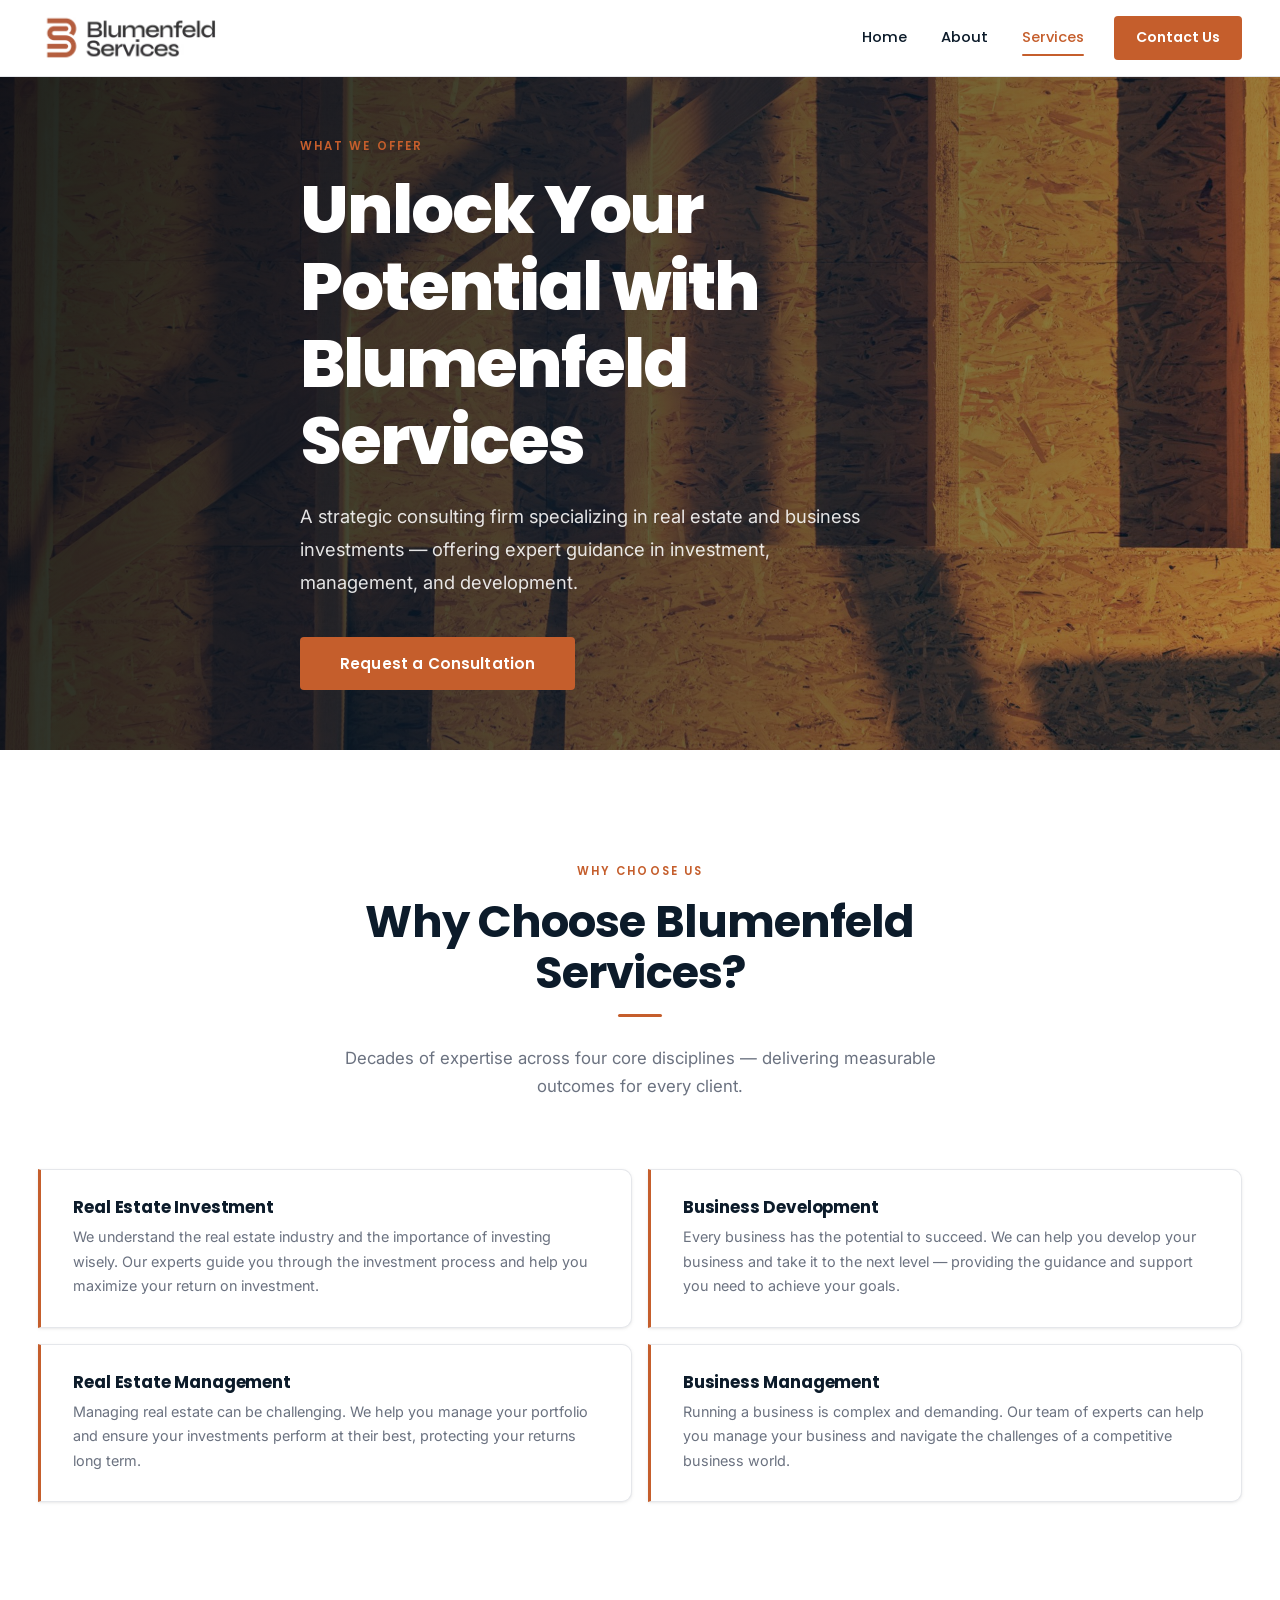
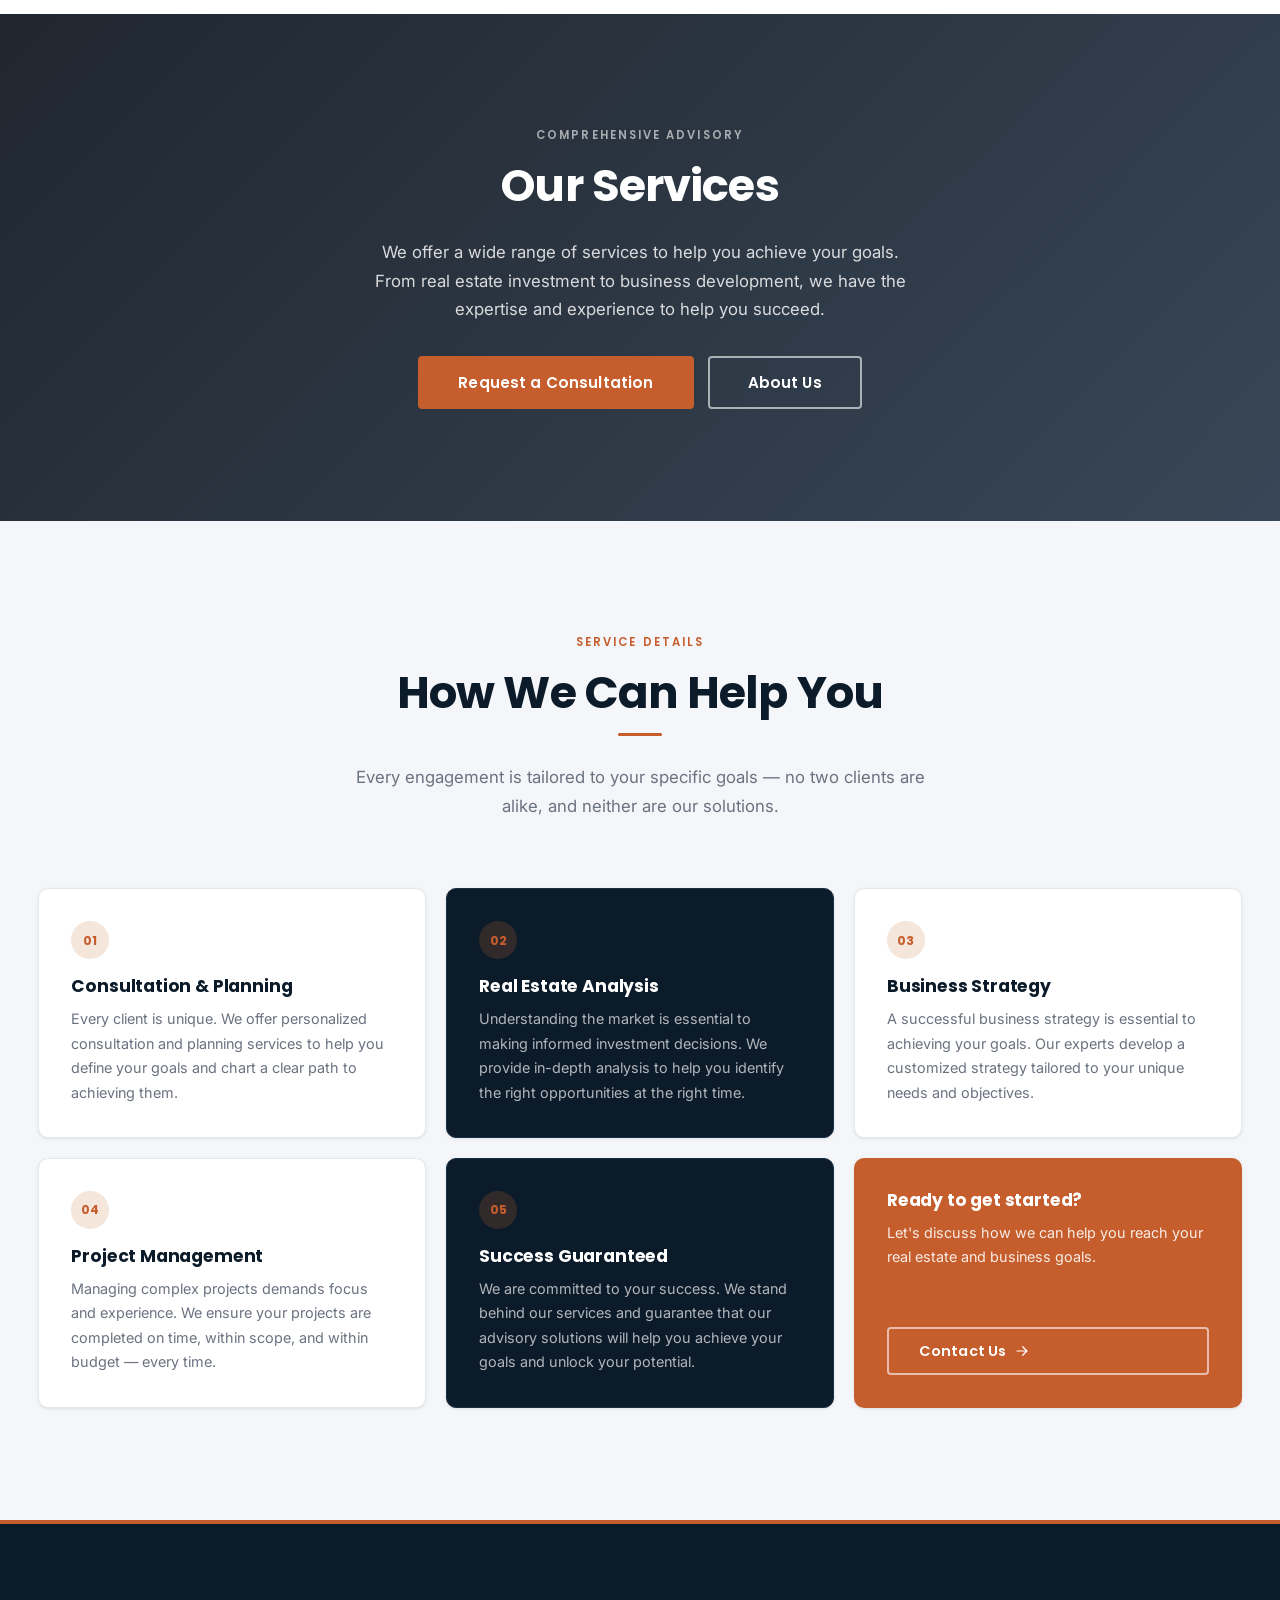
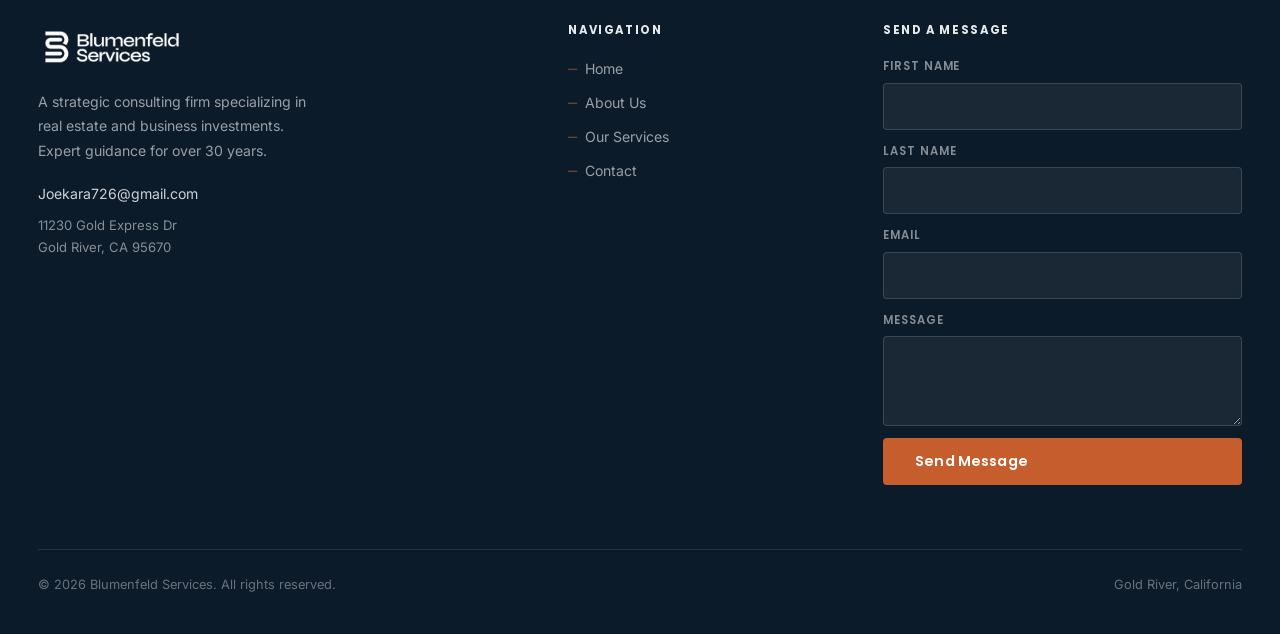
<file: services.html>
<!DOCTYPE html>
<html lang="en">
<head>
  <meta charset="UTF-8" />
  <meta name="viewport" content="width=device-width, initial-scale=1.0" />
  <title>Services | Blumenfeld Services</title>
  <meta name="description" content="From real estate investment and management to business development and strategy — Blumenfeld Services offers a comprehensive range of advisory solutions." />
  <link rel="preconnect" href="https://fonts.googleapis.com" />
  <link rel="preconnect" href="https://fonts.gstatic.com" crossorigin />
  <link href="https://fonts.googleapis.com/css2?family=Inter:wght@400;500&family=Poppins:wght@600;700;800&display=swap" rel="stylesheet" />
  <link rel="stylesheet" href="css/styles.css" />
</head>
<body>

  <header class="site-header">
    <div class="container">
      <a class="brand" href="index.html"><img src="assets/logo.png" alt="Blumenfeld Services" /></a>
      <button class="nav__toggle" aria-label="Toggle menu"><span></span><span></span><span></span></button>
      <nav class="nav" id="nav" role="navigation">
        <a class="nav__link" href="index.html">Home</a>
        <a class="nav__link" href="about.html">About</a>
        <a class="nav__link active" href="services.html">Services</a>
        <a class="nav__cta" href="#contact">Contact Us</a>
      </nav>
    </div>
  </header>

  <main>

    <!-- Hero -->
    <section class="hero hero--page" style="background-image:url('assets/hero-services.jpg')" aria-label="Services page hero">
      <div class="hero__overlay" aria-hidden="true"></div>
      <div class="container">
        <div class="hero__inner">
          <span class="eyebrow">What We Offer</span>
          <h1>Unlock Your Potential with Blumenfeld Services</h1>
          <p class="hero__lead">A strategic consulting firm specializing in real estate and business investments — offering expert guidance in investment, management, and development.</p>
          <div class="hero__actions">
            <a class="btn btn--primary btn--lg" href="#contact">Request a Consultation</a>
          </div>
        </div>
      </div>
    </section>

    <!-- Why Choose -->
    <section class="section" aria-labelledby="wc-heading">
      <div class="container">
        <div class="sh">
          <span class="eyebrow">Why Choose Us</span>
          <h2 id="wc-heading">Why Choose Blumenfeld Services?</h2>
          <p>Decades of expertise across four core disciplines — delivering measurable outcomes for every client.</p>
        </div>
        <div class="why-grid">
          <div class="why-item">
            <h3>Real Estate Investment</h3>
            <p>We understand the real estate industry and the importance of investing wisely. Our experts guide you through the investment process and help you maximize your return on investment.</p>
          </div>
          <div class="why-item">
            <h3>Business Development</h3>
            <p>Every business has the potential to succeed. We can help you develop your business and take it to the next level — providing the guidance and support you need to achieve your goals.</p>
          </div>
          <div class="why-item">
            <h3>Real Estate Management</h3>
            <p>Managing real estate can be challenging. We help you manage your portfolio and ensure your investments perform at their best, protecting your returns long term.</p>
          </div>
          <div class="why-item">
            <h3>Business Management</h3>
            <p>Running a business is complex and demanding. Our team of experts can help you manage your business and navigate the challenges of a competitive business world.</p>
          </div>
        </div>
      </div>
    </section>

    <!-- CTA band -->
    <section class="cta-band section" style="background-image:url('assets/cta-building.jpg')" aria-label="Our services overview">
      <div class="cta-band__overlay" aria-hidden="true"></div>
      <div class="container">
        <span class="eyebrow" style="color:rgba(255,255,255,.6)">Comprehensive Advisory</span>
        <h2>Our Services</h2>
        <p>We offer a wide range of services to help you achieve your goals. From real estate investment to business development, we have the expertise and experience to help you succeed.</p>
        <div class="cta-band__btns">
          <a class="btn btn--primary btn--lg" href="#contact">Request a Consultation</a>
          <a class="btn btn--ghost-white btn--lg" href="about.html">About Us</a>
        </div>
      </div>
    </section>

    <!-- Services detail -->
    <section class="section section--alt" aria-labelledby="detail-heading">
      <div class="container">
        <div class="sh">
          <span class="eyebrow">Service Details</span>
          <h2 id="detail-heading">How We Can Help You</h2>
          <p>Every engagement is tailored to your specific goals — no two clients are alike, and neither are our solutions.</p>
        </div>
        <div class="services-detail">
          <div class="svc-card">
            <div class="svc-card__num">01</div>
            <h3>Consultation &amp; Planning</h3>
            <p>Every client is unique. We offer personalized consultation and planning services to help you define your goals and chart a clear path to achieving them.</p>
          </div>
          <div class="svc-card svc-card--dark">
            <div class="svc-card__num">02</div>
            <h3>Real Estate Analysis</h3>
            <p>Understanding the market is essential to making informed investment decisions. We provide in-depth analysis to help you identify the right opportunities at the right time.</p>
          </div>
          <div class="svc-card">
            <div class="svc-card__num">03</div>
            <h3>Business Strategy</h3>
            <p>A successful business strategy is essential to achieving your goals. Our experts develop a customized strategy tailored to your unique needs and objectives.</p>
          </div>
          <div class="svc-card">
            <div class="svc-card__num">04</div>
            <h3>Project Management</h3>
            <p>Managing complex projects demands focus and experience. We ensure your projects are completed on time, within scope, and within budget — every time.</p>
          </div>
          <div class="svc-card svc-card--dark">
            <div class="svc-card__num">05</div>
            <h3>Success Guaranteed</h3>
            <p>We are committed to your success. We stand behind our services and guarantee that our advisory solutions will help you achieve your goals and unlock your potential.</p>
          </div>
          <div class="svc-card svc-card--cta">
            <h3>Ready to get started?</h3>
            <p>Let's discuss how we can help you reach your real estate and business goals.</p>
            <a class="btn btn--ghost-white" href="#contact">
              Contact Us
              <svg xmlns="http://www.w3.org/2000/svg" viewBox="0 0 20 20" fill="currentColor"><path fill-rule="evenodd" d="M3 10a.75.75 0 01.75-.75h10.638L10.23 5.29a.75.75 0 111.04-1.08l5.5 5.25a.75.75 0 010 1.08l-5.5 5.25a.75.75 0 11-1.04-1.08l4.158-3.96H3.75A.75.75 0 013 10z" clip-rule="evenodd"/></svg>
            </a>
          </div>
        </div>
      </div>
    </section>

  </main>

  <!-- Footer -->
  <footer class="site-footer" id="contact">
    <div class="container">
      <div class="footer-main">
        <div class="footer-brand">
          <img class="footer-logo" src="assets/logo.png" alt="Blumenfeld Services" />
          <p>A strategic consulting firm specializing in real estate and business investments. Expert guidance for over 30 years.</p>
          <div class="footer-brand__contact">
            <a href="mailto:Joekara726@gmail.com">Joekara726@gmail.com</a>
          </div>
          <address class="footer-brand__addr">11230 Gold Express Dr<br />Gold River, CA 95670</address>
        </div>
        <nav class="footer-nav" aria-label="Footer navigation">
          <h4>Navigation</h4>
          <ul>
            <li><a href="index.html">Home</a></li>
            <li><a href="about.html">About Us</a></li>
            <li><a href="services.html">Our Services</a></li>
            <li><a href="#contact">Contact</a></li>
          </ul>
        </nav>
        <div class="footer-form-col">
          <h4>Send a Message</h4>
          <form data-mailto>
            <div style="display:flex;flex-direction:column;gap:12px">
              <div class="fg"><label for="ff-first">First Name</label><input type="text" id="ff-first" name="First Name" /></div>
              <div class="fg"><label for="ff-last">Last Name</label><input type="text" id="ff-last" name="Last Name" /></div>
              <div class="fg"><label for="ff-email">Email</label><input type="email" id="ff-email" name="Email" /></div>
              <div class="fg"><label for="ff-msg">Message</label><textarea id="ff-msg" name="Message" rows="3"></textarea></div>
              <button class="btn btn--primary" type="submit">Send Message</button>
              <div class="form-status"></div>
            </div>
          </form>
        </div>
      </div>
      <div class="footer-bottom">
        <span>&copy; 2026 Blumenfeld Services. All rights reserved.</span>
        <span>Gold River, California</span>
      </div>
    </div>
  </footer>

  <script src="js/main.js" defer></script>
</body>
</html>
</file>
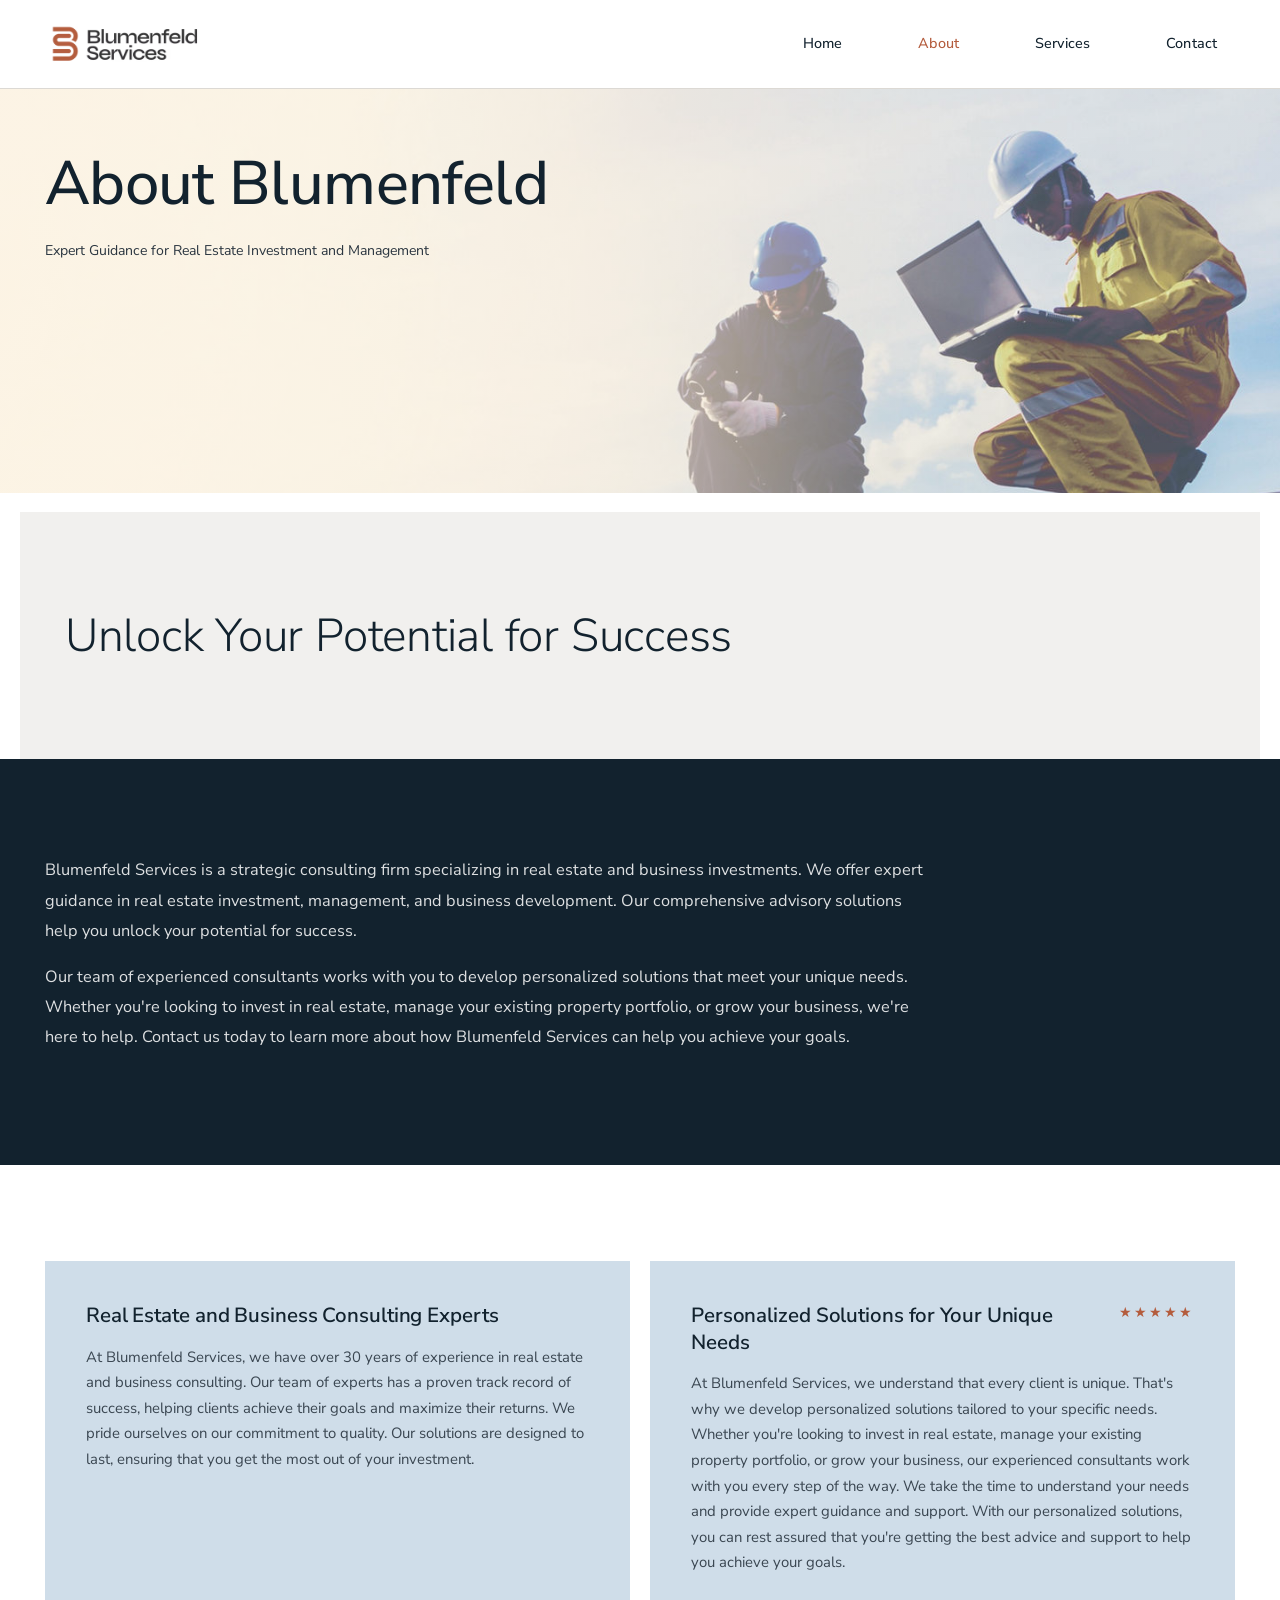
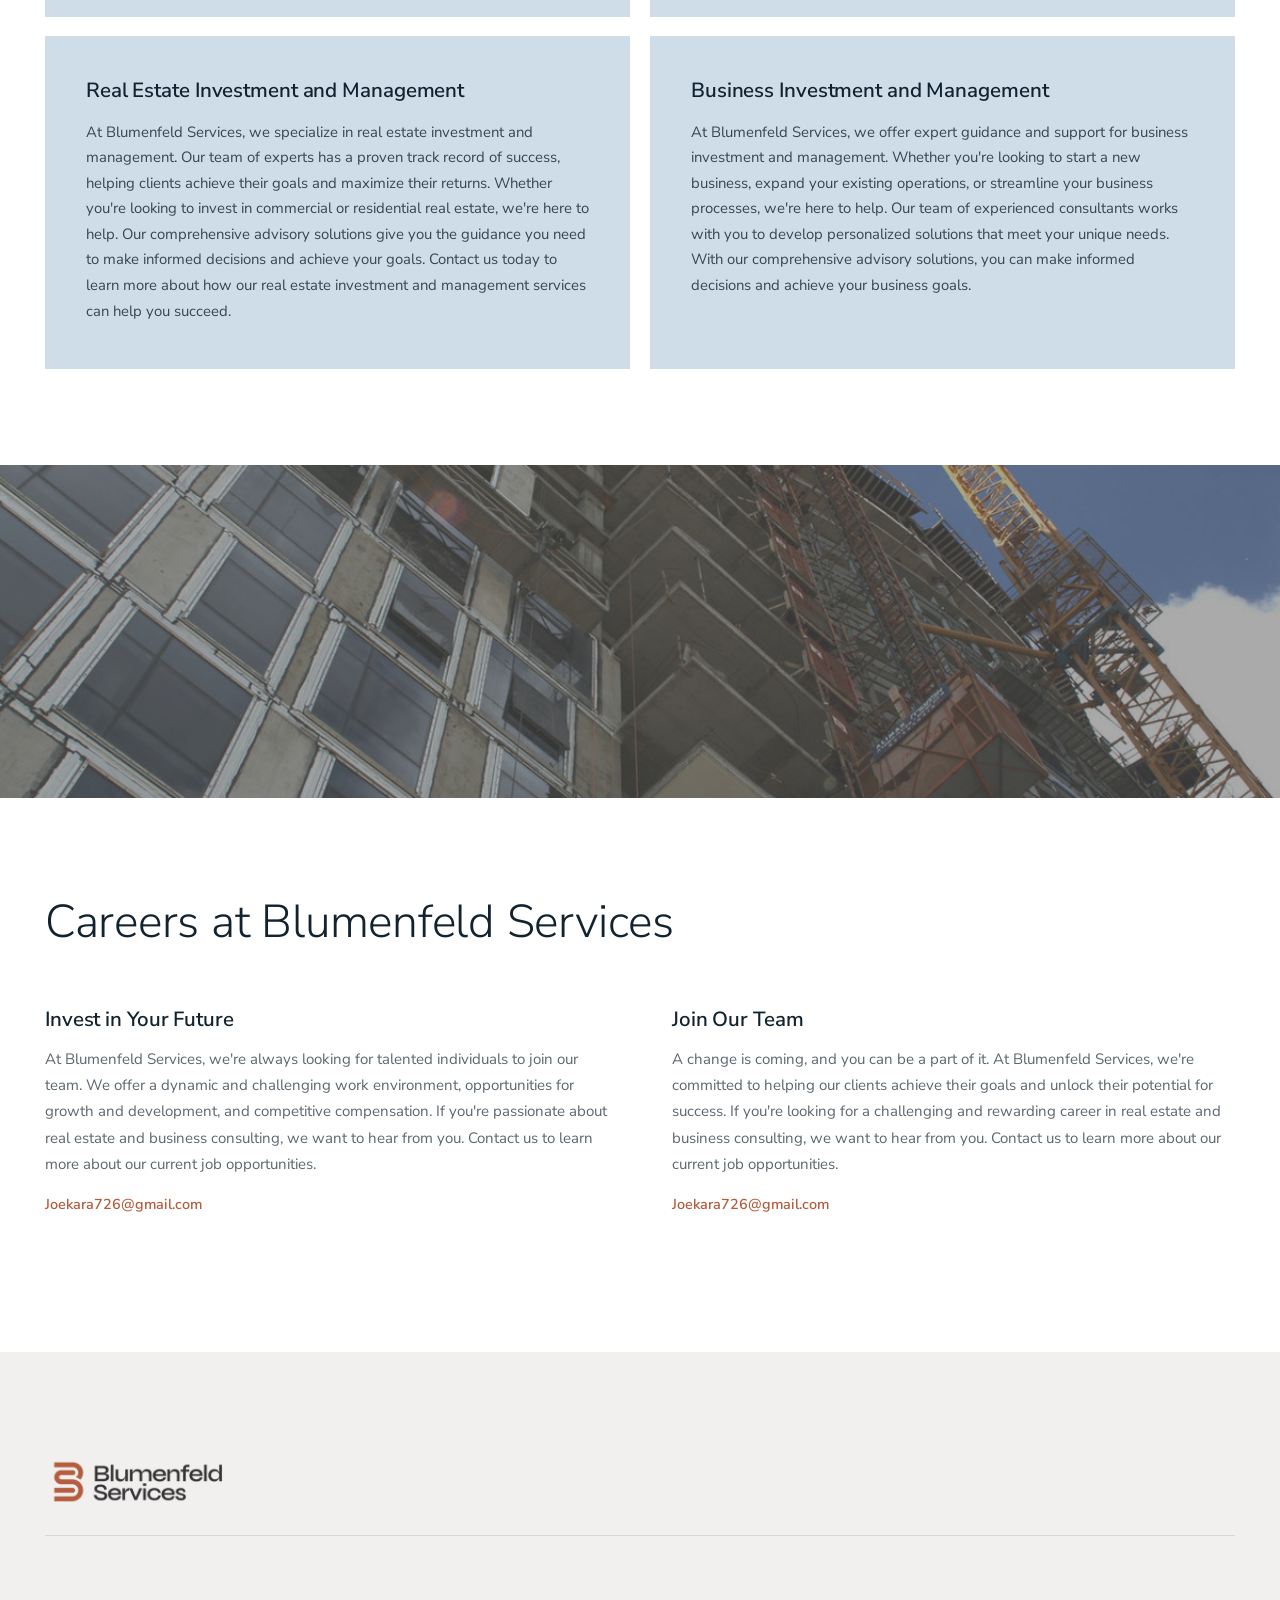
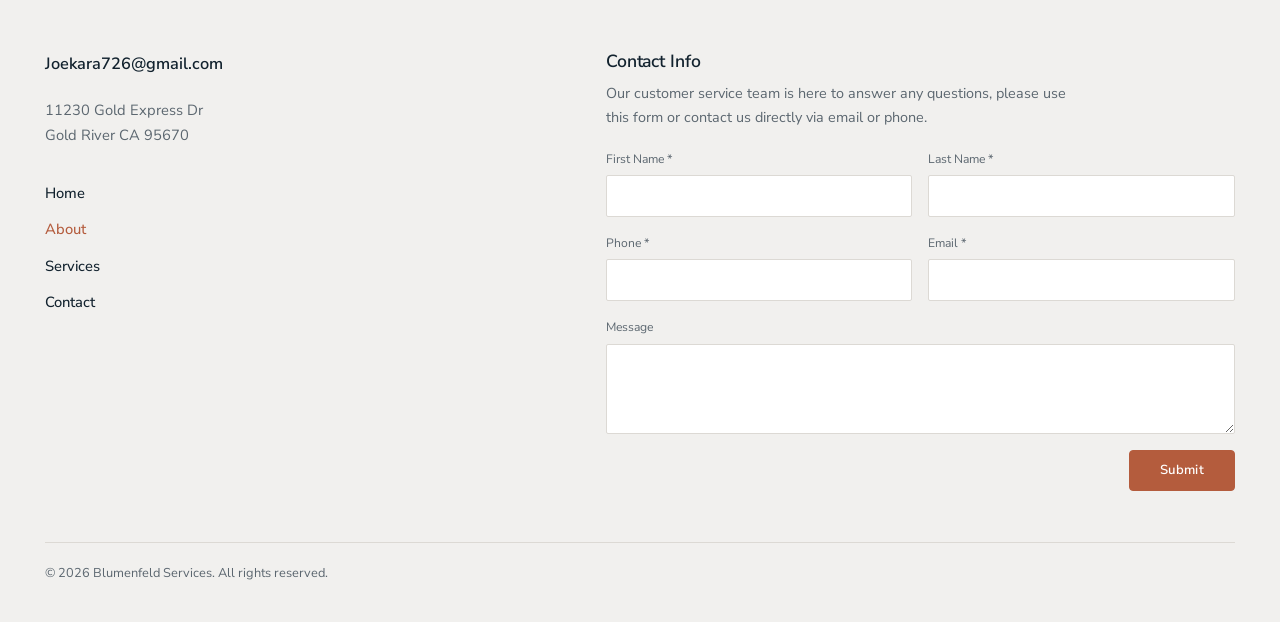
<file: docs/about.html>
<!DOCTYPE html>
<html lang="en">
<head>
  <meta charset="UTF-8" />
  <meta name="viewport" content="width=device-width, initial-scale=1.0" />
  <title>About | Blumenfeld Services</title>
  <meta name="description" content="Over 30 years of expert guidance in real estate and business consulting. Personalized solutions for investment, management, and growth." />
  <link rel="canonical" href="https://blumenfeldservices.com/about.html" />
  <link rel="icon" href="favicon.ico" sizes="any" />
  <link rel="icon" type="image/png" href="favicon-32.png" sizes="32x32" />
  <link rel="apple-touch-icon" href="apple-touch-icon.png" />
  <meta name="theme-color" content="#B45C3D" />
  <meta property="og:type" content="website" />
  <meta property="og:site_name" content="Blumenfeld Services" />
  <meta property="og:url" content="https://blumenfeldservices.com/about.html" />
  <meta property="og:title" content="About | Blumenfeld Services" />
  <meta property="og:description" content="Over 30 years of expert guidance in real estate and business consulting. Personalized solutions for investment, management, and growth." />
  <meta property="og:image" content="https://blumenfeldservices.com/assets/v2/hero-about.jpg" />
  <meta name="twitter:card" content="summary_large_image" />
  <meta name="twitter:title" content="About | Blumenfeld Services" />
  <meta name="twitter:description" content="Over 30 years of expert guidance in real estate and business consulting." />
  <meta name="twitter:image" content="https://blumenfeldservices.com/assets/v2/hero-about.jpg" />
  <link rel="preconnect" href="https://fonts.googleapis.com" />
  <link rel="preconnect" href="https://fonts.gstatic.com" crossorigin />
  <link href="https://fonts.googleapis.com/css2?family=Nunito+Sans:ital,opsz,wght@0,6..12,300;0,6..12,400;0,6..12,600;0,6..12,700;0,6..12,800;1,6..12,400&display=swap" rel="stylesheet" />
  <link rel="stylesheet" href="css/styles.css" />
</head>
<body>

  <header class="site-header">
    <div class="container">
      <a class="brand" href="index.html"><img src="assets/logo.png" alt="Blumenfeld Services" /></a>
      <button class="nav__toggle" aria-label="Menu"><span></span><span></span><span></span></button>
      <nav class="nav" id="nav">
        <a class="nav__link" href="index.html">Home</a>
        <a class="nav__link active" href="about.html">About</a>
        <a class="nav__link" href="services.html">Services</a>
        <a class="nav__link" href="#contact">Contact</a>
      </nav>
    </div>
  </header>

  <main>

    <!-- Hero -->
    <section class="hero hero--page hero--light" style="background-image:url('assets/v2/hero-about.jpg')">
      <div class="hero__ov" aria-hidden="true"></div>
      <div class="container">
        <div class="hero__inner">
          <h1>About Blumenfeld</h1>
          <p class="hero__sub">Expert Guidance for Real Estate Investment and Management</p>
        </div>
      </div>
    </section>

    <!-- Heading band (gray) -->
    <section class="section section--gray">
      <div class="container">
        <h2 style="margin:0">Unlock Your Potential for Success</h2>
      </div>
    </section>

    <!-- Story band (navy) -->
    <section class="section story-band">
      <div class="container">
        <p>Blumenfeld Services is a strategic consulting firm specializing in real estate and business investments. We offer expert guidance in real estate investment, management, and business development. Our comprehensive advisory solutions help you unlock your potential for success.</p>
        <p>Our team of experienced consultants works with you to develop personalized solutions that meet your unique needs. Whether you're looking to invest in real estate, manage your existing property portfolio, or grow your business, we're here to help. Contact us today to learn more about how Blumenfeld Services can help you achieve your goals.</p>
      </div>
    </section>

    <!-- Expertise cards (2x2 blue) -->
    <section class="section">
      <div class="container">
        <div class="cardgrid cardgrid--blue">
          <div class="bcard" data-reveal>
            <div class="bcard__top"><h3>Real Estate and Business Consulting Experts</h3></div>
            <p>At Blumenfeld Services, we have over 30 years of experience in real estate and business consulting. Our team of experts has a proven track record of success, helping clients achieve their goals and maximize their returns. We pride ourselves on our commitment to quality. Our solutions are designed to last, ensuring that you get the most out of your investment.</p>
          </div>
          <div class="bcard" data-reveal data-reveal-delay="1">
            <div class="bcard__top"><h3>Personalized Solutions for Your Unique Needs</h3><span class="bcard__stars">★★★★★</span></div>
            <p>At Blumenfeld Services, we understand that every client is unique. That's why we develop personalized solutions tailored to your specific needs. Whether you're looking to invest in real estate, manage your existing property portfolio, or grow your business, our experienced consultants work with you every step of the way. We take the time to understand your needs and provide expert guidance and support. With our personalized solutions, you can rest assured that you're getting the best advice and support to help you achieve your goals.</p>
          </div>
          <div class="bcard" data-reveal>
            <div class="bcard__top"><h3>Real Estate Investment and Management</h3></div>
            <p>At Blumenfeld Services, we specialize in real estate investment and management. Our team of experts has a proven track record of success, helping clients achieve their goals and maximize their returns. Whether you're looking to invest in commercial or residential real estate, we're here to help. Our comprehensive advisory solutions give you the guidance you need to make informed decisions and achieve your goals. Contact us today to learn more about how our real estate investment and management services can help you succeed.</p>
          </div>
          <div class="bcard" data-reveal data-reveal-delay="1">
            <div class="bcard__top"><h3>Business Investment and Management</h3></div>
            <p>At Blumenfeld Services, we offer expert guidance and support for business investment and management. Whether you're looking to start a new business, expand your existing operations, or streamline your business processes, we're here to help. Our team of experienced consultants works with you to develop personalized solutions that meet your unique needs. With our comprehensive advisory solutions, you can make informed decisions and achieve your business goals.</p>
          </div>
        </div>
      </div>
    </section>

    <!-- Image band -->
    <div class="image-band" style="background-image:url('assets/v2/gallery/gallery-1.jpg')" role="img" aria-label="Blumenfeld Services"></div>

    <!-- Careers -->
    <section class="section">
      <div class="container">
        <div class="section-head"><h2>Careers at Blumenfeld Services</h2></div>
        <div class="careers-grid">
          <div class="career" data-reveal>
            <h3>Invest in Your Future</h3>
            <p>At Blumenfeld Services, we're always looking for talented individuals to join our team. We offer a dynamic and challenging work environment, opportunities for growth and development, and competitive compensation. If you're passionate about real estate and business consulting, we want to hear from you. Contact us to learn more about our current job opportunities.</p>
            <a href="mailto:Joekara726@gmail.com">Joekara726@gmail.com</a>
          </div>
          <div class="career" data-reveal data-reveal-delay="1">
            <h3>Join Our Team</h3>
            <p>A change is coming, and you can be a part of it. At Blumenfeld Services, we're committed to helping our clients achieve their goals and unlock their potential for success. If you're looking for a challenging and rewarding career in real estate and business consulting, we want to hear from you. Contact us to learn more about our current job opportunities.</p>
            <a href="mailto:Joekara726@gmail.com">Joekara726@gmail.com</a>
          </div>
        </div>
      </div>
    </section>

  </main>

  <footer class="site-footer" id="contact">
    <div class="container">
      <div class="footer-logobar">
        <a class="brand" href="index.html"><img src="assets/logo.png" alt="Blumenfeld Services" /></a>
      </div>
      <div class="footer-grid-wrap">
        <div class="footer-grid">
          <div class="footer-left">
            <a class="fmail" href="mailto:Joekara726@gmail.com">Joekara726@gmail.com</a>
            <address>11230 Gold Express Dr<br>Gold River CA 95670</address>
            <nav class="footer-nav" aria-label="Footer navigation">
              <a href="index.html">Home</a>
              <a class="active" href="about.html">About</a>
              <a href="services.html">Services</a>
              <a href="#contact">Contact</a>
            </nav>
          </div>
          <div class="footer-right">
            <h4>Contact Info</h4>
            <p>Our customer service team is here to answer any questions, please use this form or contact us directly via email or phone.</p>
            <form class="fform" data-mailto>
              <div class="ff"><label for="f-fn">First Name *</label><input type="text" id="f-fn" name="First Name" /></div>
              <div class="ff"><label for="f-ln">Last Name *</label><input type="text" id="f-ln" name="Last Name" /></div>
              <div class="ff"><label for="f-ph">Phone *</label><input type="tel" id="f-ph" name="Phone" /></div>
              <div class="ff"><label for="f-em">Email *</label><input type="email" id="f-em" name="Email" /></div>
              <div class="ff ff--full"><label for="f-ms">Message</label><textarea id="f-ms" name="Message" rows="3"></textarea></div>
              <div class="fform__submit"><button class="btn btn--terra" type="submit">Submit</button></div>
              <div class="form-status"></div>
            </form>
          </div>
        </div>
        <div class="footer-bottom">&copy; 2026 Blumenfeld Services. All rights reserved.</div>
      </div>
    </div>
  </footer>

  <script src="js/main.js" defer></script>
</body>
</html>
</file>
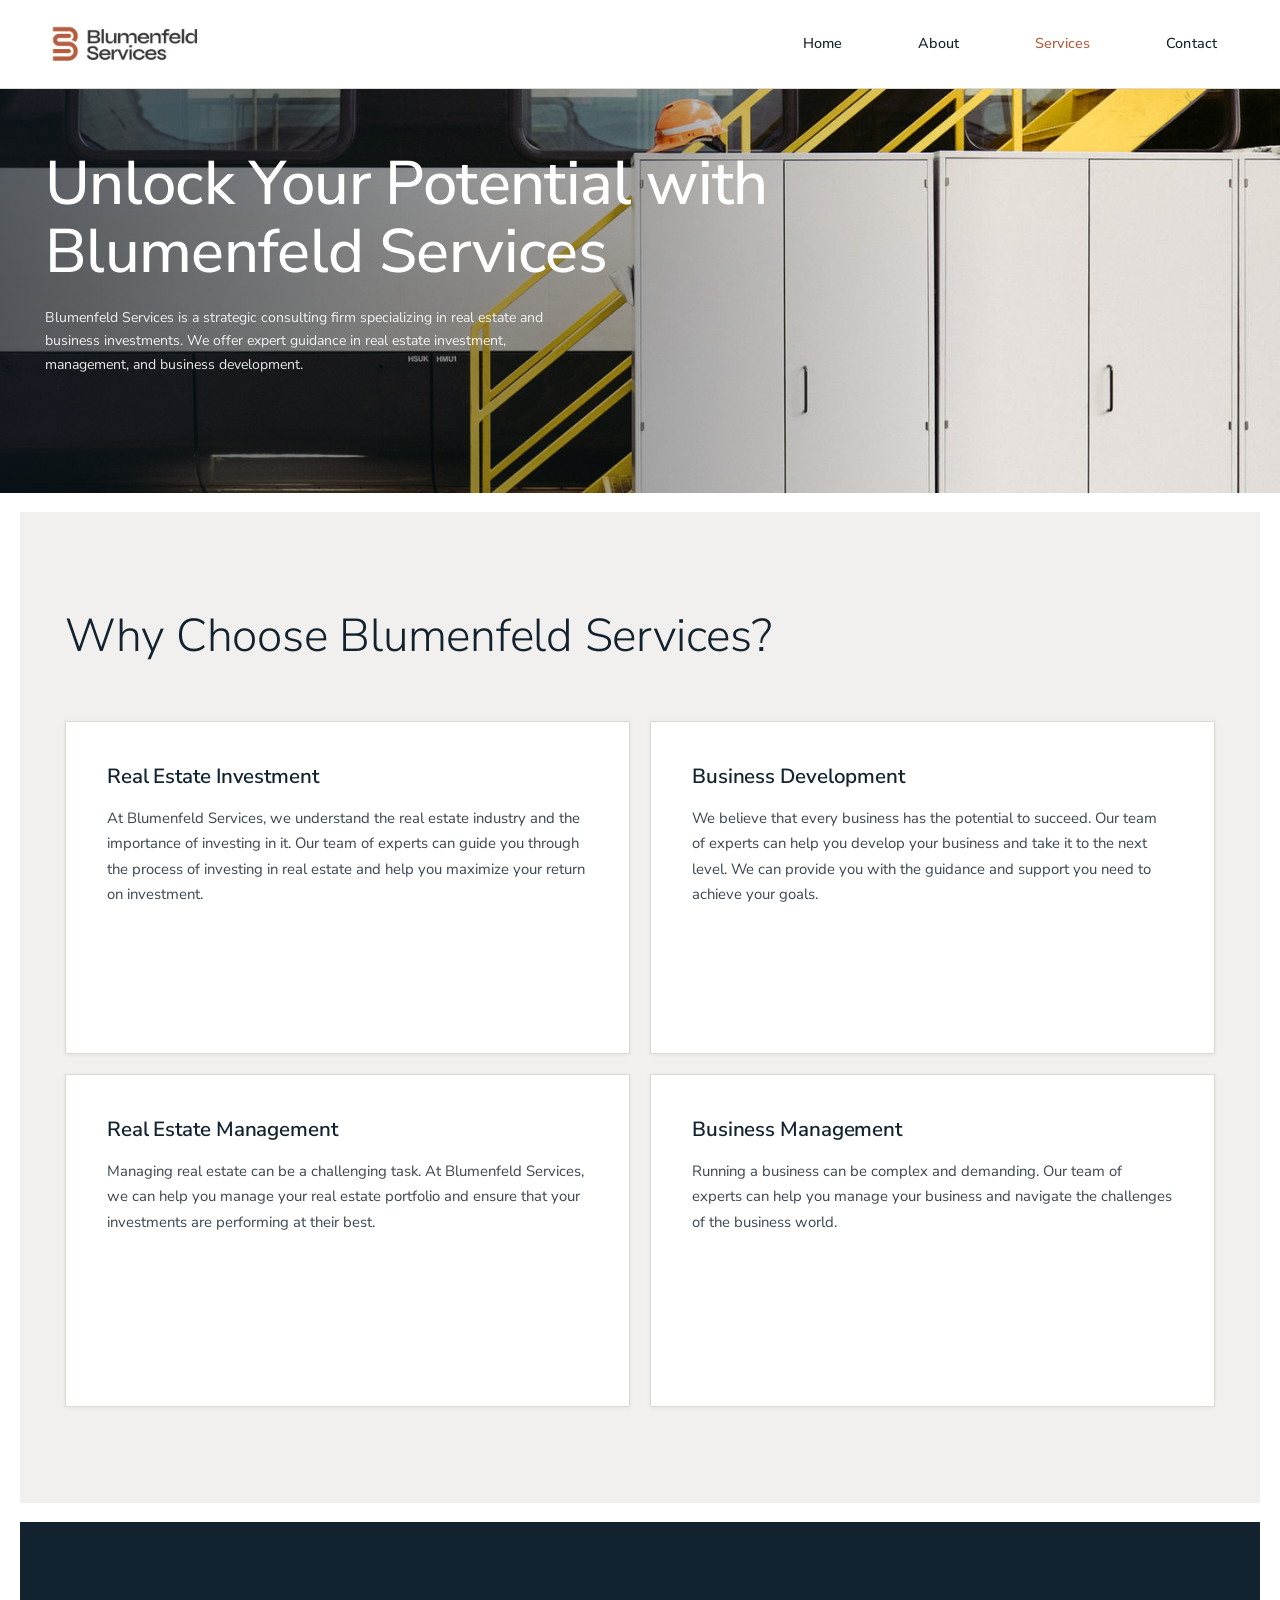
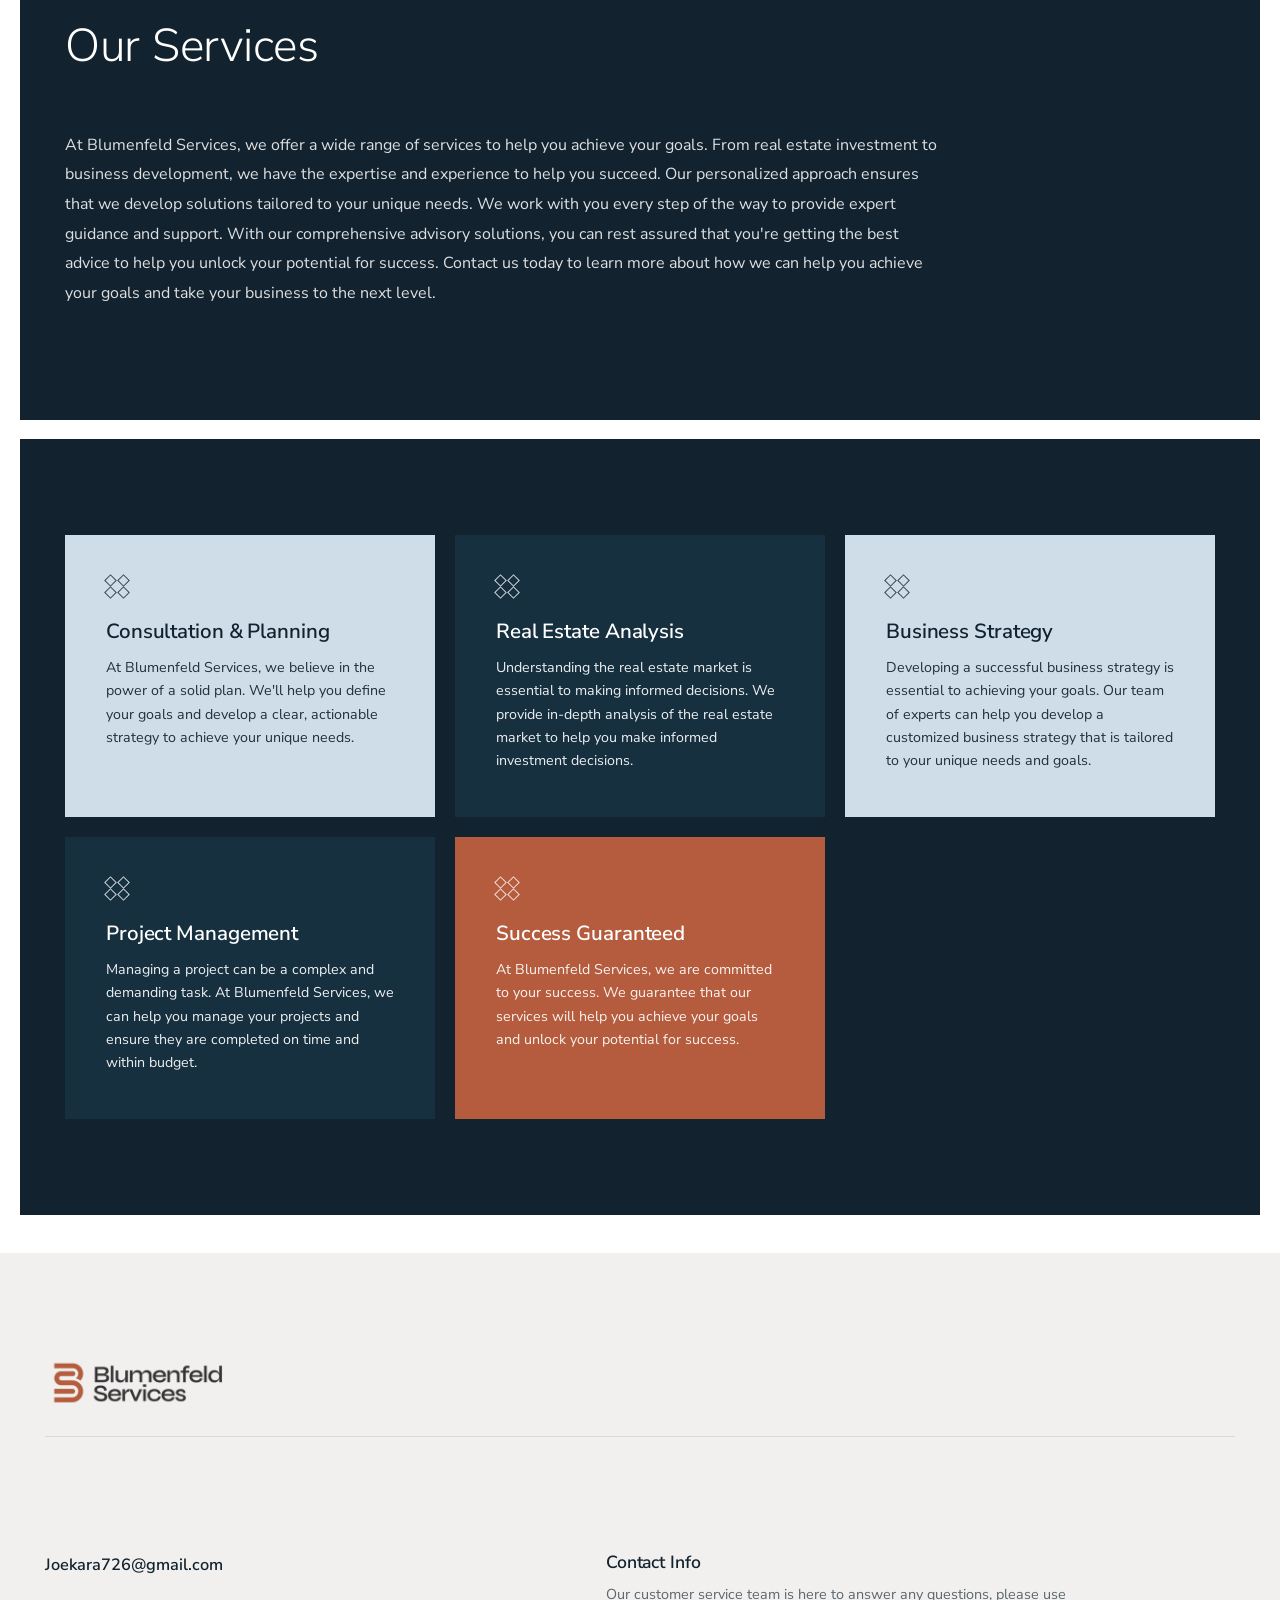
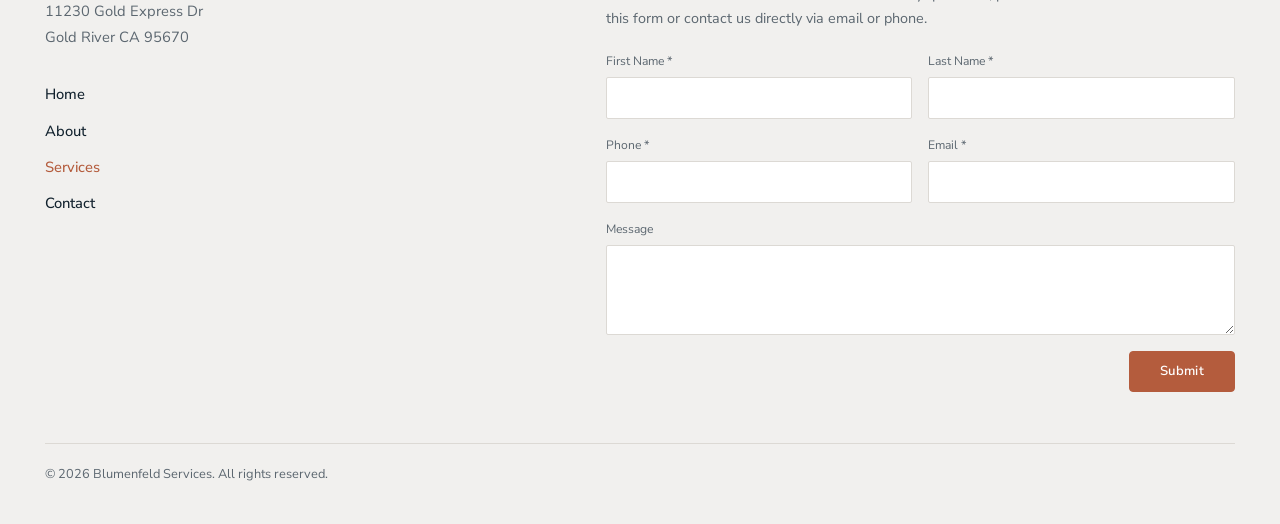
<file: docs/services.html>
<!DOCTYPE html>
<html lang="en">
<head>
  <meta charset="UTF-8" />
  <meta name="viewport" content="width=device-width, initial-scale=1.0" />
  <title>Services | Blumenfeld Services</title>
  <meta name="description" content="Real estate investment, management, business development, strategy and consulting — comprehensive advisory from Blumenfeld Services." />
  <link rel="canonical" href="https://blumenfeldservices.com/services.html" />
  <link rel="icon" href="favicon.ico" sizes="any" />
  <link rel="icon" type="image/png" href="favicon-32.png" sizes="32x32" />
  <link rel="apple-touch-icon" href="apple-touch-icon.png" />
  <meta name="theme-color" content="#B45C3D" />
  <meta property="og:type" content="website" />
  <meta property="og:site_name" content="Blumenfeld Services" />
  <meta property="og:url" content="https://blumenfeldservices.com/services.html" />
  <meta property="og:title" content="Services | Blumenfeld Services" />
  <meta property="og:description" content="Real estate investment, management, business development, strategy and consulting — comprehensive advisory from Blumenfeld Services." />
  <meta property="og:image" content="https://blumenfeldservices.com/assets/v2/hero-services.jpg" />
  <meta name="twitter:card" content="summary_large_image" />
  <meta name="twitter:title" content="Services | Blumenfeld Services" />
  <meta name="twitter:description" content="Real estate investment, management, business development, strategy and consulting." />
  <meta name="twitter:image" content="https://blumenfeldservices.com/assets/v2/hero-services.jpg" />
  <link rel="preconnect" href="https://fonts.googleapis.com" />
  <link rel="preconnect" href="https://fonts.gstatic.com" crossorigin />
  <link href="https://fonts.googleapis.com/css2?family=Nunito+Sans:ital,opsz,wght@0,6..12,300;0,6..12,400;0,6..12,600;0,6..12,700;0,6..12,800;1,6..12,400&display=swap" rel="stylesheet" />
  <link rel="stylesheet" href="css/styles.css" />
</head>
<body>

  <header class="site-header">
    <div class="container">
      <a class="brand" href="index.html"><img src="assets/logo.png" alt="Blumenfeld Services" /></a>
      <button class="nav__toggle" aria-label="Menu"><span></span><span></span><span></span></button>
      <nav class="nav" id="nav">
        <a class="nav__link" href="index.html">Home</a>
        <a class="nav__link" href="about.html">About</a>
        <a class="nav__link active" href="services.html">Services</a>
        <a class="nav__link" href="#contact">Contact</a>
      </nav>
    </div>
  </header>

  <main>

    <!-- Hero -->
    <section class="hero hero--page" style="background-image:url('assets/v2/hero-services.jpg')">
      <div class="hero__ov" aria-hidden="true"></div>
      <div class="container">
        <div class="hero__inner">
          <h1>Unlock Your Potential with Blumenfeld Services</h1>
          <p class="hero__sub">Blumenfeld Services is a strategic consulting firm specializing in real estate and business investments. We offer expert guidance in real estate investment, management, and business development.</p>
        </div>
      </div>
    </section>

    <!-- Why Choose (2x2 blue) -->
    <section class="section section--gray">
      <div class="container">
        <div class="section-head"><h2>Why Choose Blumenfeld Services?</h2></div>
        <div class="cardgrid cardgrid--white">
          <div class="bcard" data-reveal>
            <div class="bcard__top"><h3>Real Estate Investment</h3></div>
            <p>At Blumenfeld Services, we understand the real estate industry and the importance of investing in it. Our team of experts can guide you through the process of investing in real estate and help you maximize your return on investment.</p>
          </div>
          <div class="bcard" data-reveal data-reveal-delay="1">
            <div class="bcard__top"><h3>Business Development</h3></div>
            <p>We believe that every business has the potential to succeed. Our team of experts can help you develop your business and take it to the next level. We can provide you with the guidance and support you need to achieve your goals.</p>
          </div>
          <div class="bcard" data-reveal>
            <div class="bcard__top"><h3>Real Estate Management</h3></div>
            <p>Managing real estate can be a challenging task. At Blumenfeld Services, we can help you manage your real estate portfolio and ensure that your investments are performing at their best.</p>
          </div>
          <div class="bcard" data-reveal data-reveal-delay="1">
            <div class="bcard__top"><h3>Business Management</h3></div>
            <p>Running a business can be complex and demanding. Our team of experts can help you manage your business and navigate the challenges of the business world.</p>
          </div>
        </div>
      </div>
    </section>

    <!-- Our Services intro (navy) -->
    <section class="section section--navy">
      <div class="container">
        <div class="section-head"><h2>Our Services</h2></div>
        <p style="max-width:880px;color:rgba(255,255,255,.86);line-height:1.85">At Blumenfeld Services, we offer a wide range of services to help you achieve your goals. From real estate investment to business development, we have the expertise and experience to help you succeed. Our personalized approach ensures that we develop solutions tailored to your unique needs. We work with you every step of the way to provide expert guidance and support. With our comprehensive advisory solutions, you can rest assured that you're getting the best advice to help you unlock your potential for success. Contact us today to learn more about how we can help you achieve your goals and take your business to the next level.</p>
      </div>
    </section>

    <!-- Service mosaic -->
    <section class="section section--navy">
      <div class="container">
        <div class="svc-mosaic">
          <div class="smcard smcard--blue" data-reveal>
            <div class="smcard__icon"><span></span><span></span><span></span><span></span></div>
            <h3>Consultation &amp; Planning</h3>
            <p>At Blumenfeld Services, we believe in the power of a solid plan. We'll help you define your goals and develop a clear, actionable strategy to achieve your unique needs.</p>
          </div>
          <div class="smcard smcard--navy" data-reveal data-reveal-delay="1">
            <div class="smcard__icon"><span></span><span></span><span></span><span></span></div>
            <h3>Real Estate Analysis</h3>
            <p>Understanding the real estate market is essential to making informed decisions. We provide in-depth analysis of the real estate market to help you make informed investment decisions.</p>
          </div>
          <div class="smcard smcard--blue" data-reveal data-reveal-delay="2">
            <div class="smcard__icon"><span></span><span></span><span></span><span></span></div>
            <h3>Business Strategy</h3>
            <p>Developing a successful business strategy is essential to achieving your goals. Our team of experts can help you develop a customized business strategy that is tailored to your unique needs and goals.</p>
          </div>
          <div class="smcard smcard--navy" data-reveal>
            <div class="smcard__icon"><span></span><span></span><span></span><span></span></div>
            <h3>Project Management</h3>
            <p>Managing a project can be a complex and demanding task. At Blumenfeld Services, we can help you manage your projects and ensure they are completed on time and within budget.</p>
          </div>
          <div class="smcard smcard--terra" data-reveal data-reveal-delay="1">
            <div class="smcard__icon"><span></span><span></span><span></span><span></span></div>
            <h3>Success Guaranteed</h3>
            <p>At Blumenfeld Services, we are committed to your success. We guarantee that our services will help you achieve your goals and unlock your potential for success.</p>
          </div>
        </div>
      </div>
    </section>

  </main>

  <footer class="site-footer" id="contact">
    <div class="container">
      <div class="footer-logobar">
        <a class="brand" href="index.html"><img src="assets/logo.png" alt="Blumenfeld Services" /></a>
      </div>
      <div class="footer-grid-wrap">
        <div class="footer-grid">
          <div class="footer-left">
            <a class="fmail" href="mailto:Joekara726@gmail.com">Joekara726@gmail.com</a>
            <address>11230 Gold Express Dr<br>Gold River CA 95670</address>
            <nav class="footer-nav" aria-label="Footer navigation">
              <a href="index.html">Home</a>
              <a href="about.html">About</a>
              <a class="active" href="services.html">Services</a>
              <a href="#contact">Contact</a>
            </nav>
          </div>
          <div class="footer-right">
            <h4>Contact Info</h4>
            <p>Our customer service team is here to answer any questions, please use this form or contact us directly via email or phone.</p>
            <form class="fform" data-mailto>
              <div class="ff"><label for="f-fn">First Name *</label><input type="text" id="f-fn" name="First Name" /></div>
              <div class="ff"><label for="f-ln">Last Name *</label><input type="text" id="f-ln" name="Last Name" /></div>
              <div class="ff"><label for="f-ph">Phone *</label><input type="tel" id="f-ph" name="Phone" /></div>
              <div class="ff"><label for="f-em">Email *</label><input type="email" id="f-em" name="Email" /></div>
              <div class="ff ff--full"><label for="f-ms">Message</label><textarea id="f-ms" name="Message" rows="3"></textarea></div>
              <div class="fform__submit"><button class="btn btn--terra" type="submit">Submit</button></div>
              <div class="form-status"></div>
            </form>
          </div>
        </div>
        <div class="footer-bottom">&copy; 2026 Blumenfeld Services. All rights reserved.</div>
      </div>
    </div>
  </footer>

  <script src="js/main.js" defer></script>
</body>
</html>
</file>
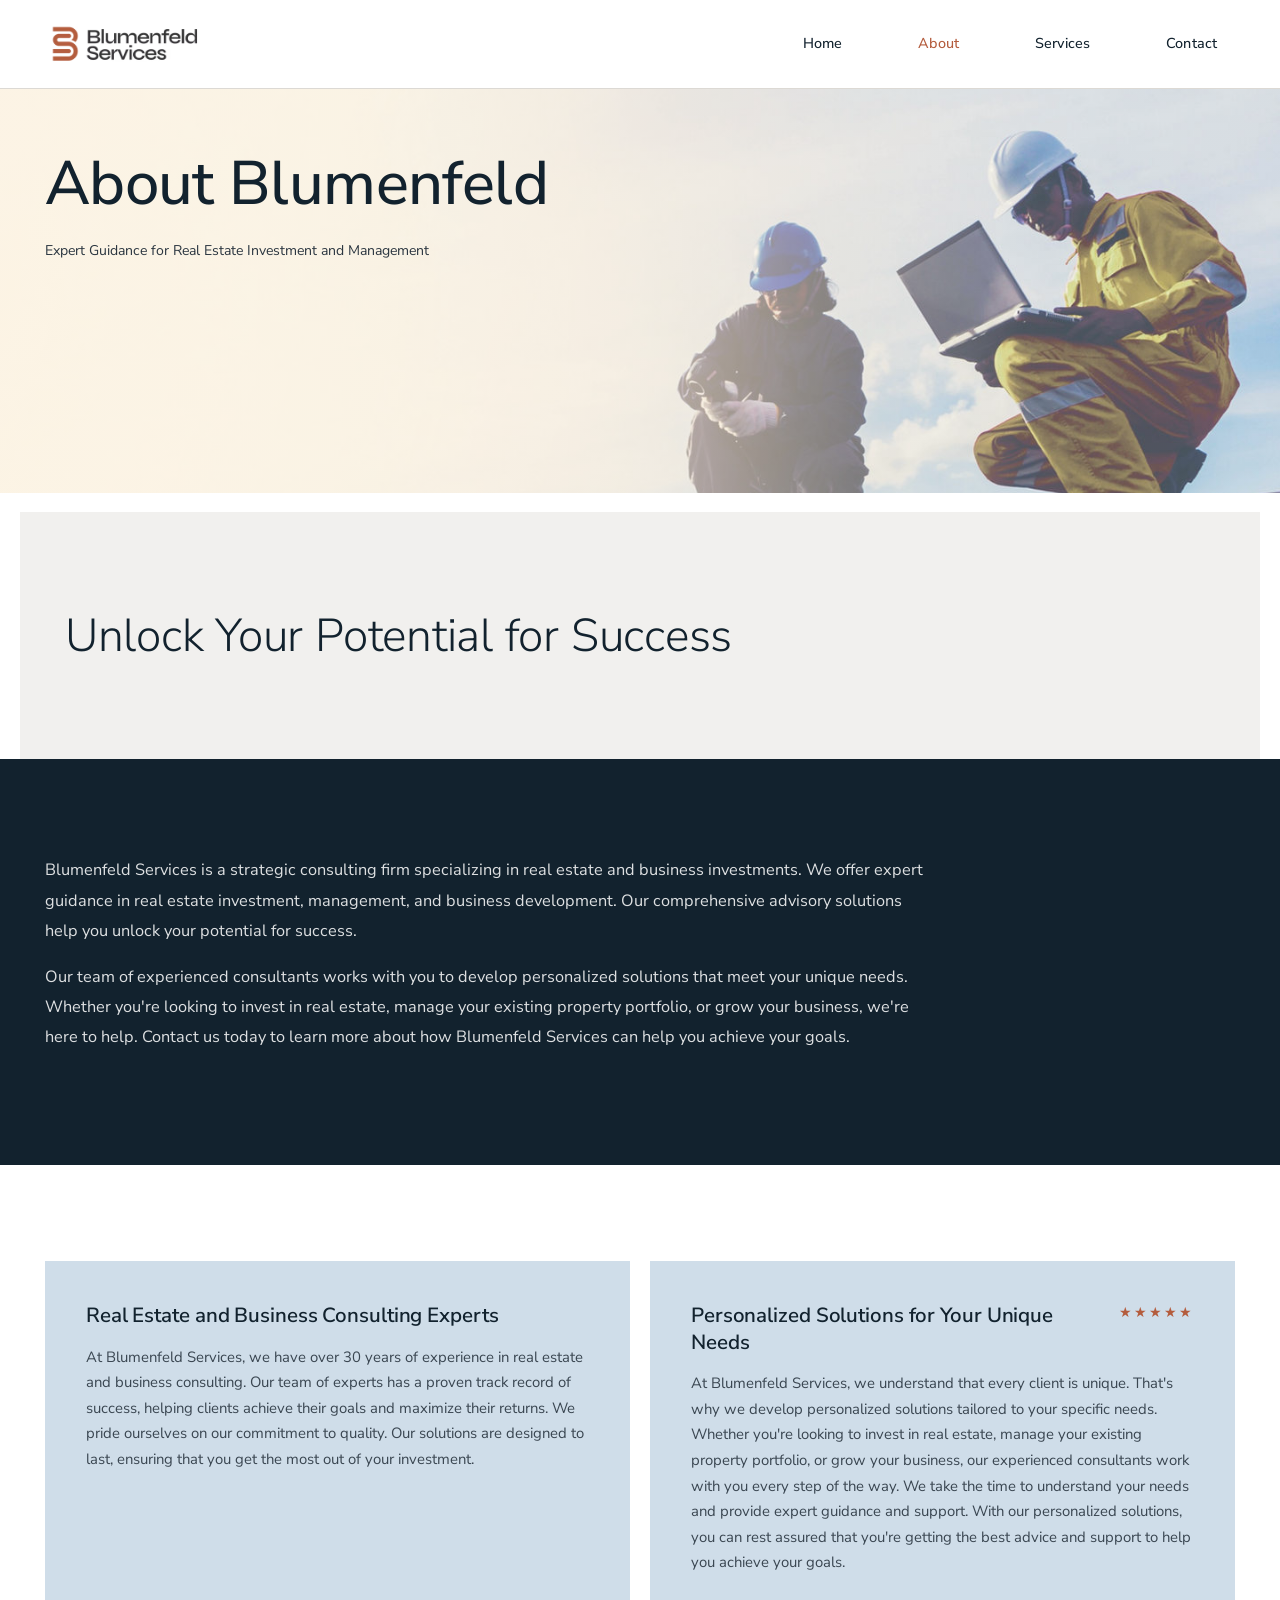
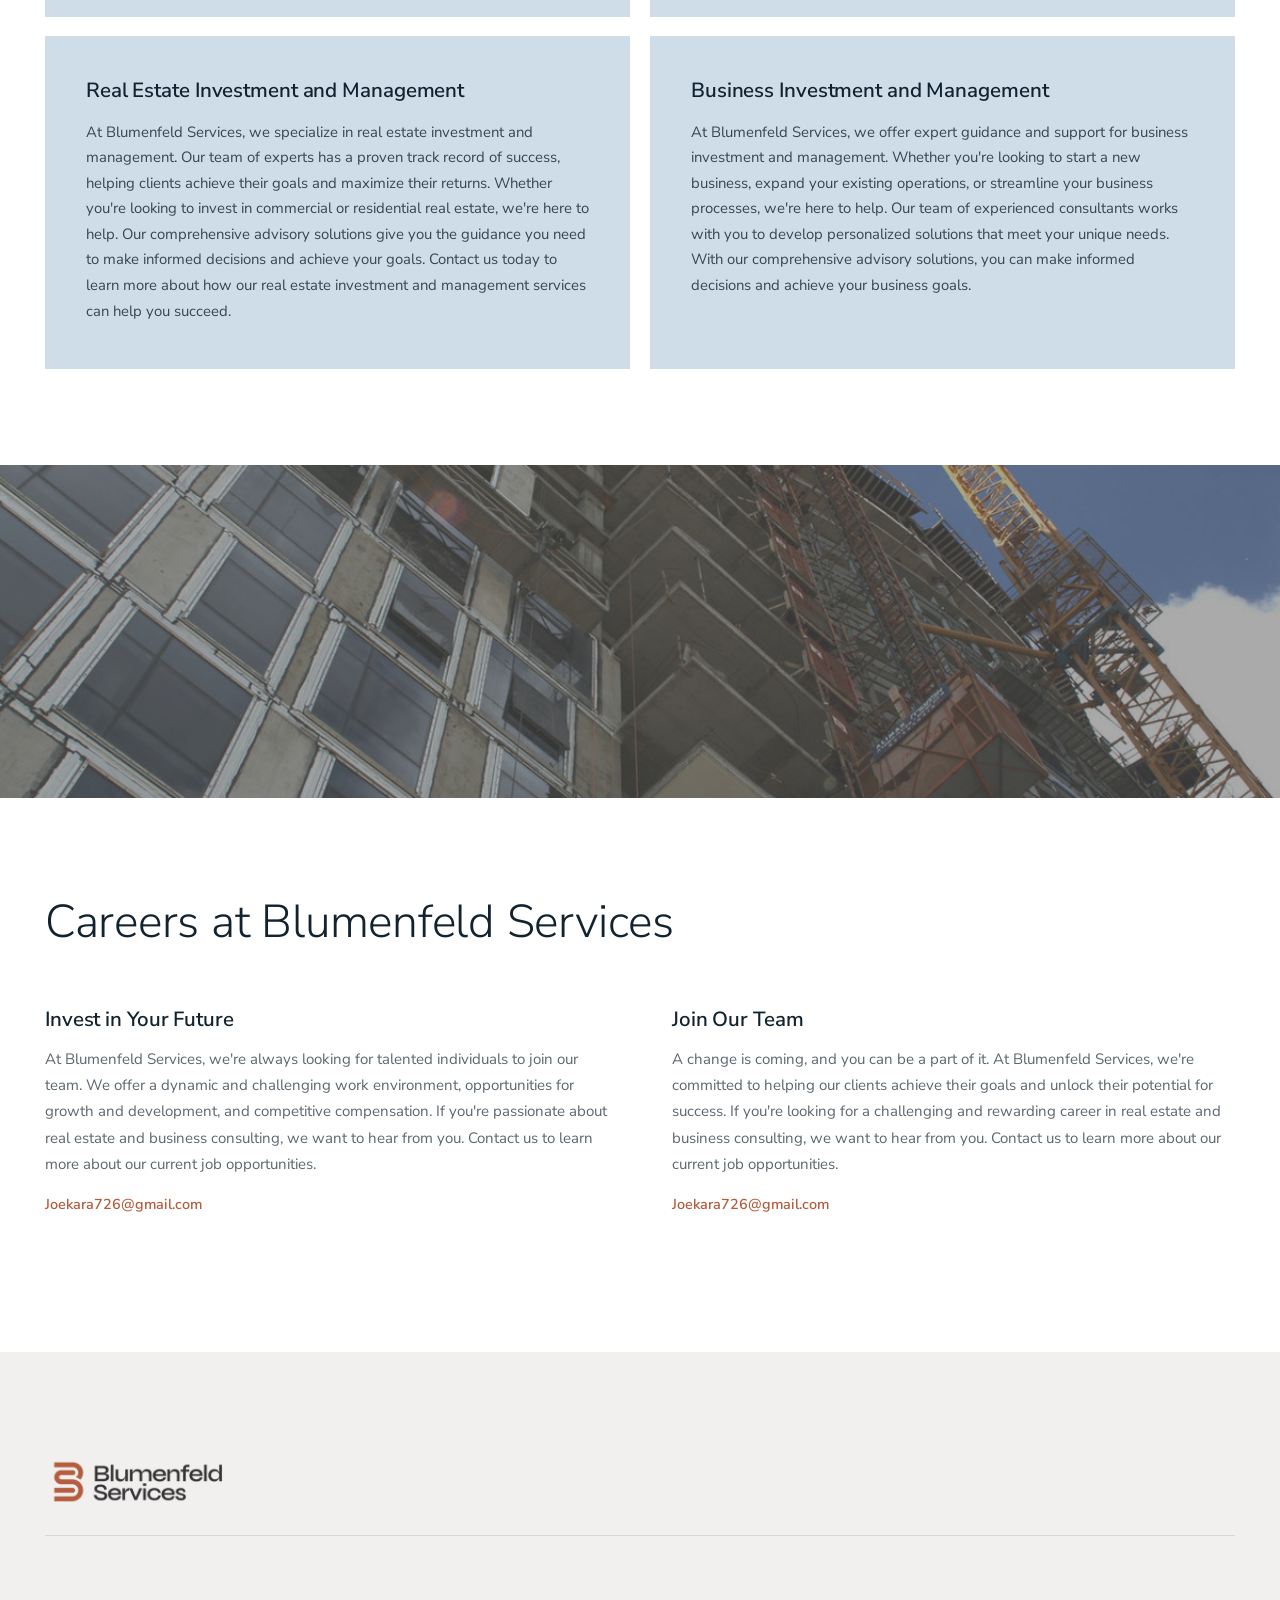
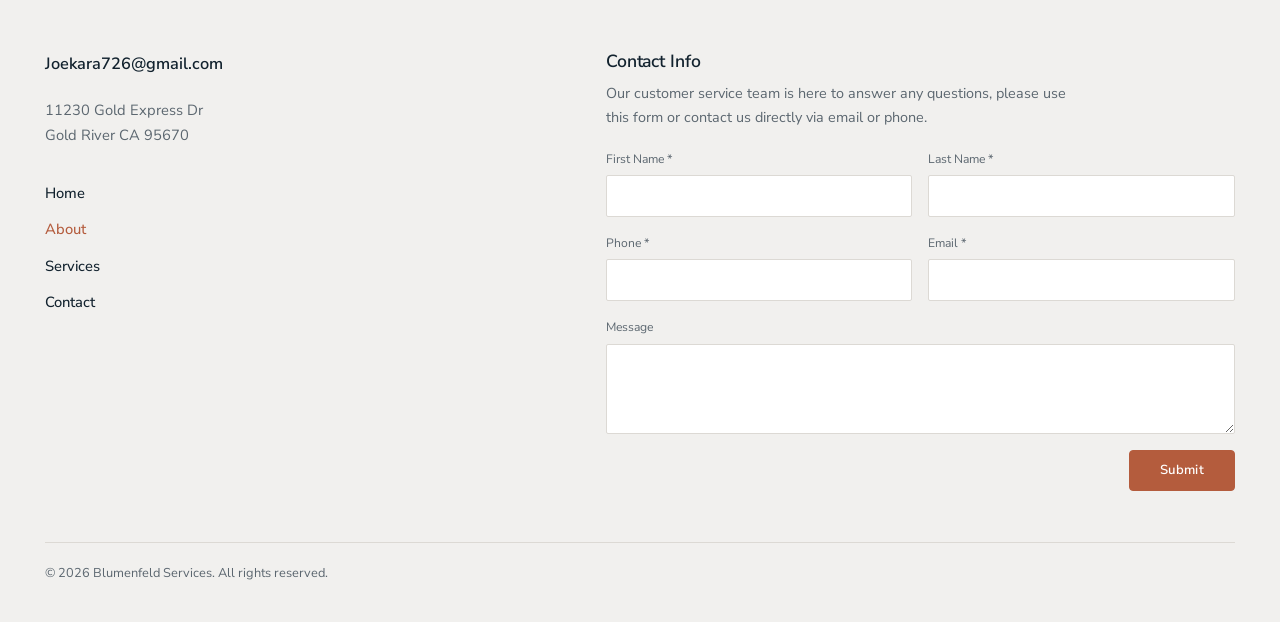
<file: v2/about.html>
<!DOCTYPE html>
<html lang="en">
<head>
  <meta charset="UTF-8" />
  <meta name="viewport" content="width=device-width, initial-scale=1.0" />
  <title>About | Blumenfeld Services</title>
  <meta name="description" content="Over 30 years of expert guidance in real estate and business consulting. Personalized solutions for investment, management, and growth." />
  <link rel="canonical" href="https://blumenfeldservices.com/about.html" />
  <link rel="icon" href="favicon.ico" sizes="any" />
  <link rel="icon" type="image/png" href="favicon-32.png" sizes="32x32" />
  <link rel="apple-touch-icon" href="apple-touch-icon.png" />
  <meta name="theme-color" content="#B45C3D" />
  <meta property="og:type" content="website" />
  <meta property="og:site_name" content="Blumenfeld Services" />
  <meta property="og:url" content="https://blumenfeldservices.com/about.html" />
  <meta property="og:title" content="About | Blumenfeld Services" />
  <meta property="og:description" content="Over 30 years of expert guidance in real estate and business consulting. Personalized solutions for investment, management, and growth." />
  <meta property="og:image" content="https://blumenfeldservices.com/assets/v2/hero-about.jpg" />
  <meta name="twitter:card" content="summary_large_image" />
  <meta name="twitter:title" content="About | Blumenfeld Services" />
  <meta name="twitter:description" content="Over 30 years of expert guidance in real estate and business consulting." />
  <meta name="twitter:image" content="https://blumenfeldservices.com/assets/v2/hero-about.jpg" />
  <link rel="preconnect" href="https://fonts.googleapis.com" />
  <link rel="preconnect" href="https://fonts.gstatic.com" crossorigin />
  <link href="https://fonts.googleapis.com/css2?family=Nunito+Sans:ital,opsz,wght@0,6..12,300;0,6..12,400;0,6..12,600;0,6..12,700;0,6..12,800;1,6..12,400&display=swap" rel="stylesheet" />
  <link rel="stylesheet" href="css/styles.css" />
</head>
<body>

  <header class="site-header">
    <div class="container">
      <a class="brand" href="index.html"><img src="../assets/logo.png" alt="Blumenfeld Services" /></a>
      <button class="nav__toggle" aria-label="Menu"><span></span><span></span><span></span></button>
      <nav class="nav" id="nav">
        <a class="nav__link" href="index.html">Home</a>
        <a class="nav__link active" href="about.html">About</a>
        <a class="nav__link" href="services.html">Services</a>
        <a class="nav__link" href="#contact">Contact</a>
      </nav>
    </div>
  </header>

  <main>

    <!-- Hero -->
    <section class="hero hero--page hero--light" style="background-image:url('../assets/v2/hero-about.jpg')">
      <div class="hero__ov" aria-hidden="true"></div>
      <div class="container">
        <div class="hero__inner">
          <h1>About Blumenfeld</h1>
          <p class="hero__sub">Expert Guidance for Real Estate Investment and Management</p>
        </div>
      </div>
    </section>

    <!-- Heading band (gray) -->
    <section class="section section--gray">
      <div class="container">
        <h2 style="margin:0">Unlock Your Potential for Success</h2>
      </div>
    </section>

    <!-- Story band (navy) -->
    <section class="section story-band">
      <div class="container">
        <p>Blumenfeld Services is a strategic consulting firm specializing in real estate and business investments. We offer expert guidance in real estate investment, management, and business development. Our comprehensive advisory solutions help you unlock your potential for success.</p>
        <p>Our team of experienced consultants works with you to develop personalized solutions that meet your unique needs. Whether you're looking to invest in real estate, manage your existing property portfolio, or grow your business, we're here to help. Contact us today to learn more about how Blumenfeld Services can help you achieve your goals.</p>
      </div>
    </section>

    <!-- Expertise cards (2x2 blue) -->
    <section class="section">
      <div class="container">
        <div class="cardgrid cardgrid--blue">
          <div class="bcard" data-reveal>
            <div class="bcard__top"><h3>Real Estate and Business Consulting Experts</h3></div>
            <p>At Blumenfeld Services, we have over 30 years of experience in real estate and business consulting. Our team of experts has a proven track record of success, helping clients achieve their goals and maximize their returns. We pride ourselves on our commitment to quality. Our solutions are designed to last, ensuring that you get the most out of your investment.</p>
          </div>
          <div class="bcard" data-reveal data-reveal-delay="1">
            <div class="bcard__top"><h3>Personalized Solutions for Your Unique Needs</h3><span class="bcard__stars">★★★★★</span></div>
            <p>At Blumenfeld Services, we understand that every client is unique. That's why we develop personalized solutions tailored to your specific needs. Whether you're looking to invest in real estate, manage your existing property portfolio, or grow your business, our experienced consultants work with you every step of the way. We take the time to understand your needs and provide expert guidance and support. With our personalized solutions, you can rest assured that you're getting the best advice and support to help you achieve your goals.</p>
          </div>
          <div class="bcard" data-reveal>
            <div class="bcard__top"><h3>Real Estate Investment and Management</h3></div>
            <p>At Blumenfeld Services, we specialize in real estate investment and management. Our team of experts has a proven track record of success, helping clients achieve their goals and maximize their returns. Whether you're looking to invest in commercial or residential real estate, we're here to help. Our comprehensive advisory solutions give you the guidance you need to make informed decisions and achieve your goals. Contact us today to learn more about how our real estate investment and management services can help you succeed.</p>
          </div>
          <div class="bcard" data-reveal data-reveal-delay="1">
            <div class="bcard__top"><h3>Business Investment and Management</h3></div>
            <p>At Blumenfeld Services, we offer expert guidance and support for business investment and management. Whether you're looking to start a new business, expand your existing operations, or streamline your business processes, we're here to help. Our team of experienced consultants works with you to develop personalized solutions that meet your unique needs. With our comprehensive advisory solutions, you can make informed decisions and achieve your business goals.</p>
          </div>
        </div>
      </div>
    </section>

    <!-- Image band -->
    <div class="image-band" style="background-image:url('../assets/v2/gallery/gallery-1.jpg')" role="img" aria-label="Blumenfeld Services"></div>

    <!-- Careers -->
    <section class="section">
      <div class="container">
        <div class="section-head"><h2>Careers at Blumenfeld Services</h2></div>
        <div class="careers-grid">
          <div class="career" data-reveal>
            <h3>Invest in Your Future</h3>
            <p>At Blumenfeld Services, we're always looking for talented individuals to join our team. We offer a dynamic and challenging work environment, opportunities for growth and development, and competitive compensation. If you're passionate about real estate and business consulting, we want to hear from you. Contact us to learn more about our current job opportunities.</p>
            <a href="mailto:Joekara726@gmail.com">Joekara726@gmail.com</a>
          </div>
          <div class="career" data-reveal data-reveal-delay="1">
            <h3>Join Our Team</h3>
            <p>A change is coming, and you can be a part of it. At Blumenfeld Services, we're committed to helping our clients achieve their goals and unlock their potential for success. If you're looking for a challenging and rewarding career in real estate and business consulting, we want to hear from you. Contact us to learn more about our current job opportunities.</p>
            <a href="mailto:Joekara726@gmail.com">Joekara726@gmail.com</a>
          </div>
        </div>
      </div>
    </section>

  </main>

  <footer class="site-footer" id="contact">
    <div class="container">
      <div class="footer-logobar">
        <a class="brand" href="index.html"><img src="../assets/logo.png" alt="Blumenfeld Services" /></a>
      </div>
      <div class="footer-grid-wrap">
        <div class="footer-grid">
          <div class="footer-left">
            <a class="fmail" href="mailto:Joekara726@gmail.com">Joekara726@gmail.com</a>
            <address>11230 Gold Express Dr<br>Gold River CA 95670</address>
            <nav class="footer-nav" aria-label="Footer navigation">
              <a href="index.html">Home</a>
              <a class="active" href="about.html">About</a>
              <a href="services.html">Services</a>
              <a href="#contact">Contact</a>
            </nav>
          </div>
          <div class="footer-right">
            <h4>Contact Info</h4>
            <p>Our customer service team is here to answer any questions, please use this form or contact us directly via email or phone.</p>
            <form class="fform" data-mailto>
              <div class="ff"><label for="f-fn">First Name *</label><input type="text" id="f-fn" name="First Name" /></div>
              <div class="ff"><label for="f-ln">Last Name *</label><input type="text" id="f-ln" name="Last Name" /></div>
              <div class="ff"><label for="f-ph">Phone *</label><input type="tel" id="f-ph" name="Phone" /></div>
              <div class="ff"><label for="f-em">Email *</label><input type="email" id="f-em" name="Email" /></div>
              <div class="ff ff--full"><label for="f-ms">Message</label><textarea id="f-ms" name="Message" rows="3"></textarea></div>
              <div class="fform__submit"><button class="btn btn--terra" type="submit">Submit</button></div>
              <div class="form-status"></div>
            </form>
          </div>
        </div>
        <div class="footer-bottom">&copy; 2026 Blumenfeld Services. All rights reserved.</div>
      </div>
    </div>
  </footer>

  <script src="../js/main.js" defer></script>
</body>
</html>
</file>
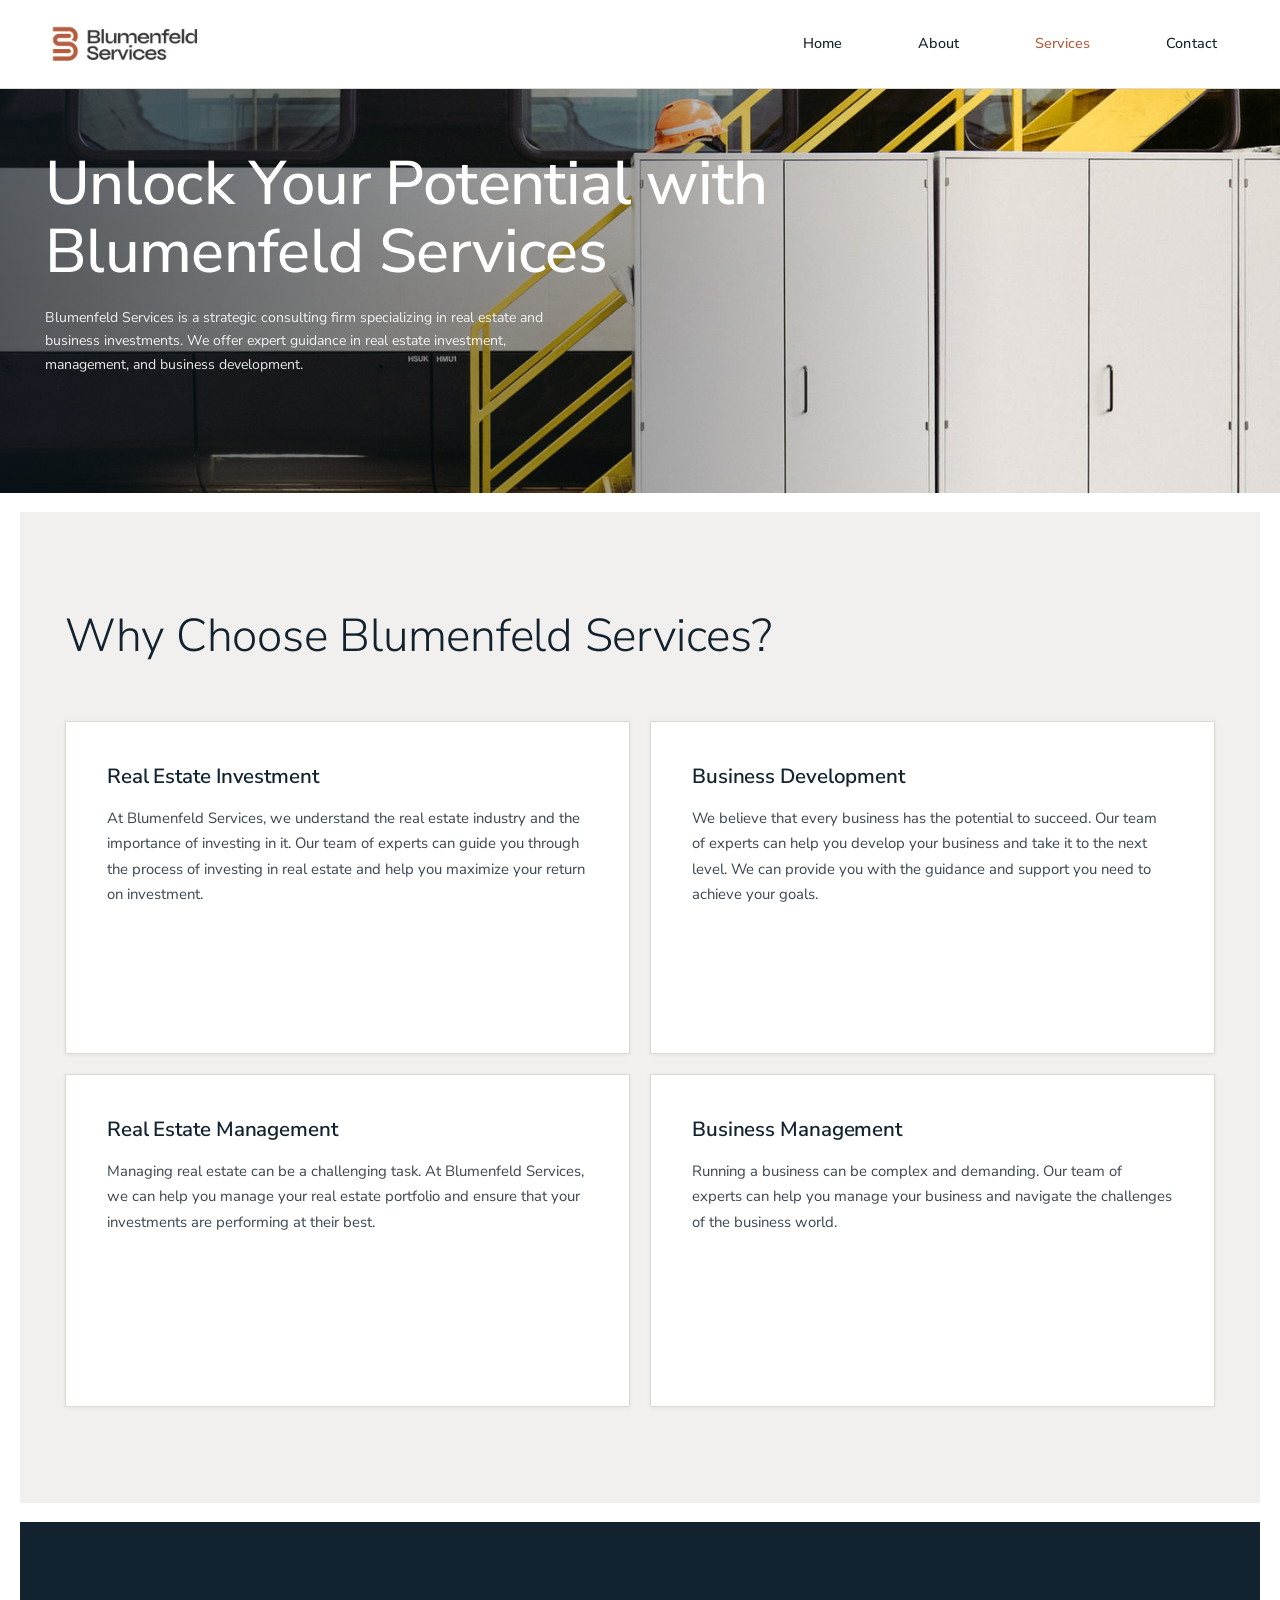
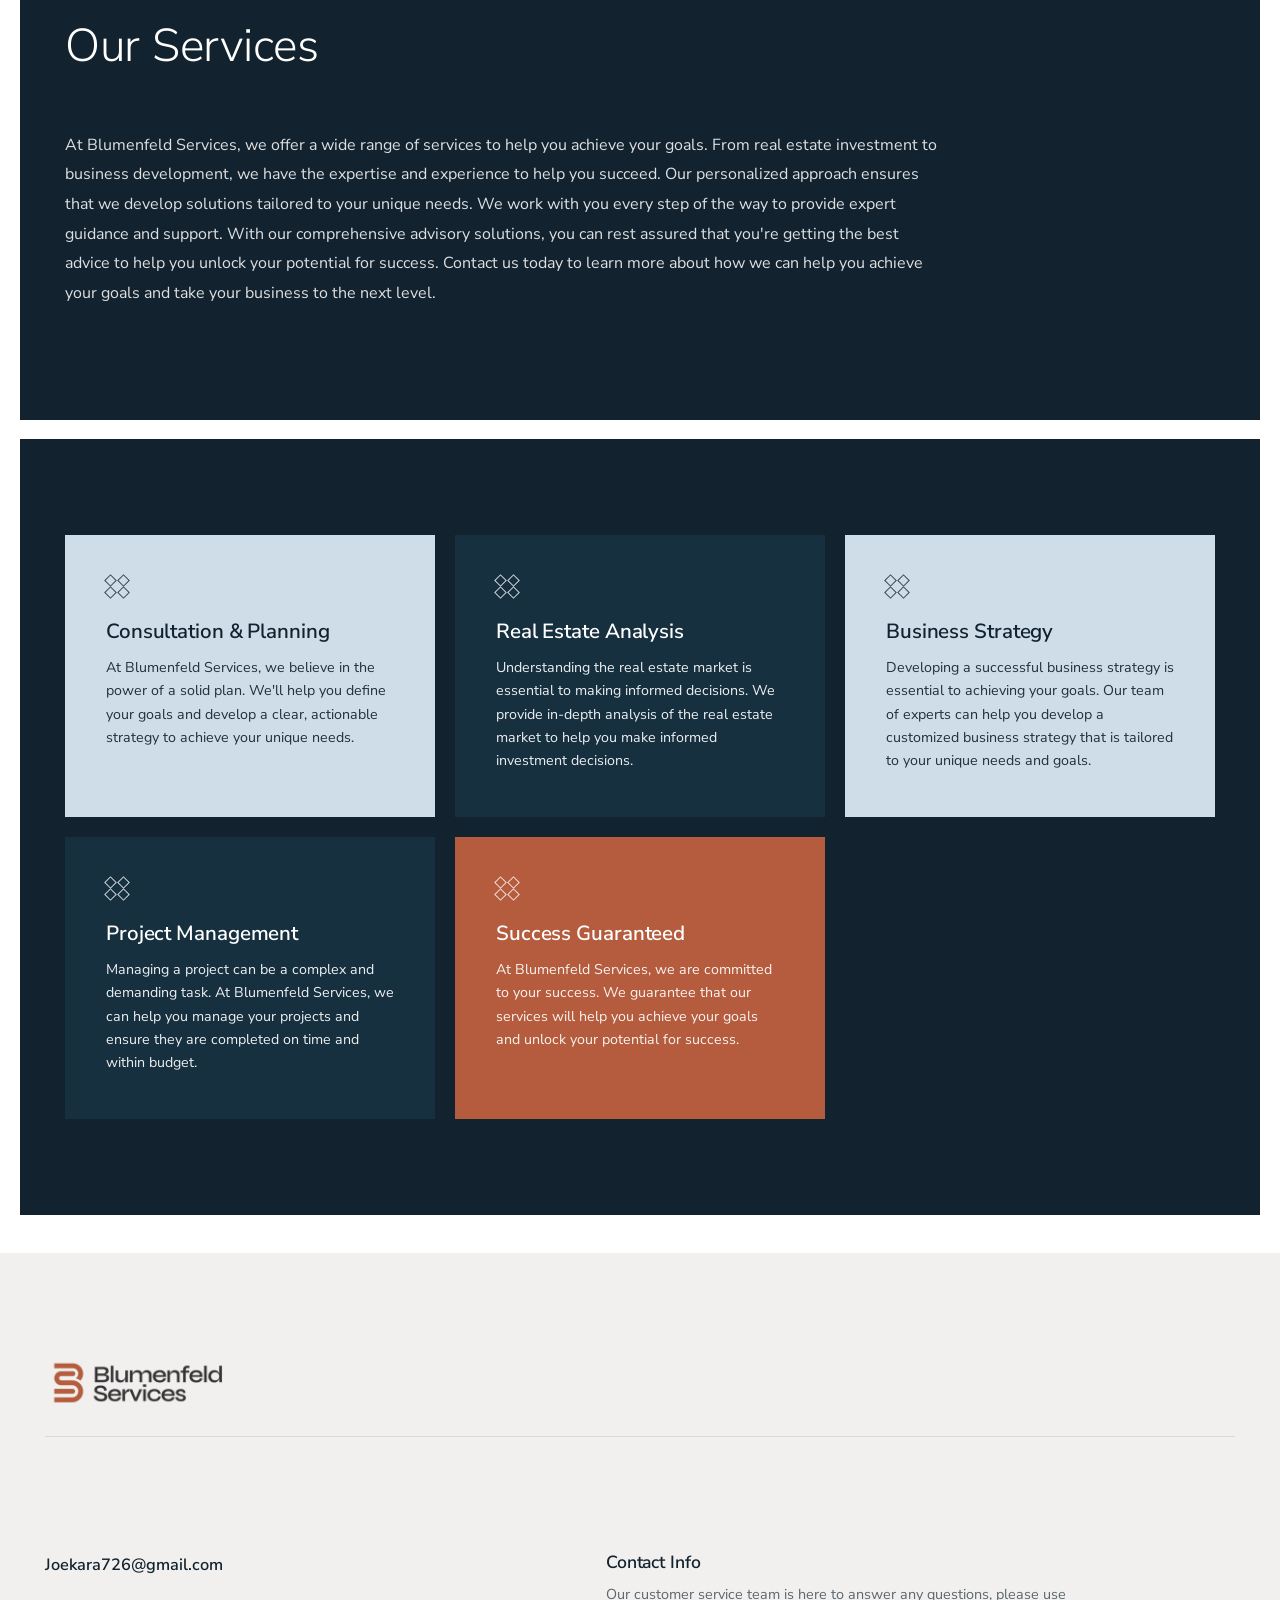
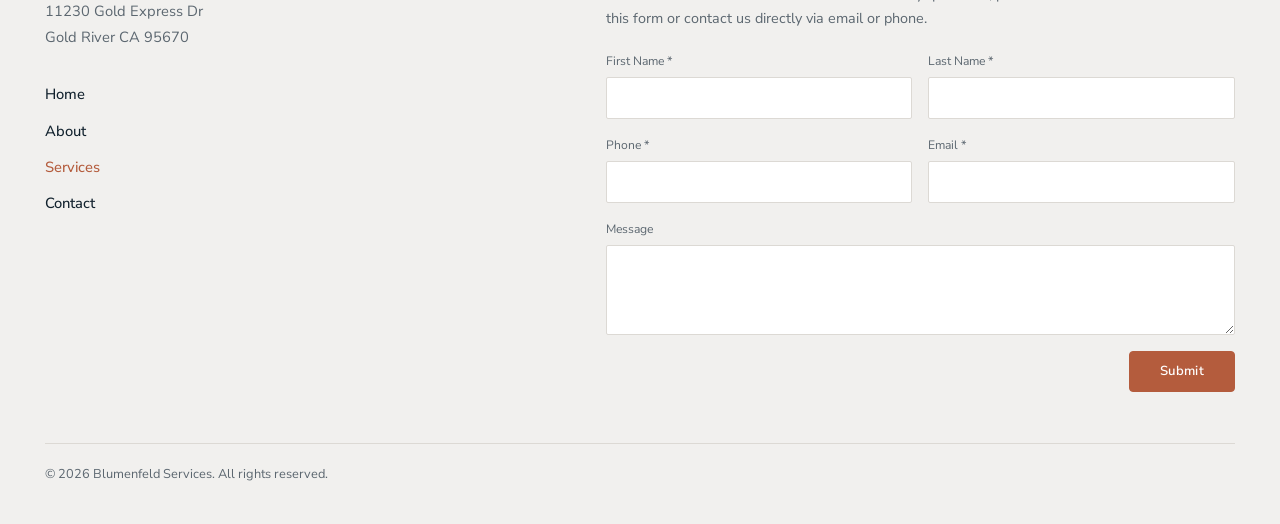
<file: v2/services.html>
<!DOCTYPE html>
<html lang="en">
<head>
  <meta charset="UTF-8" />
  <meta name="viewport" content="width=device-width, initial-scale=1.0" />
  <title>Services | Blumenfeld Services</title>
  <meta name="description" content="Real estate investment, management, business development, strategy and consulting — comprehensive advisory from Blumenfeld Services." />
  <link rel="canonical" href="https://blumenfeldservices.com/services.html" />
  <link rel="icon" href="favicon.ico" sizes="any" />
  <link rel="icon" type="image/png" href="favicon-32.png" sizes="32x32" />
  <link rel="apple-touch-icon" href="apple-touch-icon.png" />
  <meta name="theme-color" content="#B45C3D" />
  <meta property="og:type" content="website" />
  <meta property="og:site_name" content="Blumenfeld Services" />
  <meta property="og:url" content="https://blumenfeldservices.com/services.html" />
  <meta property="og:title" content="Services | Blumenfeld Services" />
  <meta property="og:description" content="Real estate investment, management, business development, strategy and consulting — comprehensive advisory from Blumenfeld Services." />
  <meta property="og:image" content="https://blumenfeldservices.com/assets/v2/hero-services.jpg" />
  <meta name="twitter:card" content="summary_large_image" />
  <meta name="twitter:title" content="Services | Blumenfeld Services" />
  <meta name="twitter:description" content="Real estate investment, management, business development, strategy and consulting." />
  <meta name="twitter:image" content="https://blumenfeldservices.com/assets/v2/hero-services.jpg" />
  <link rel="preconnect" href="https://fonts.googleapis.com" />
  <link rel="preconnect" href="https://fonts.gstatic.com" crossorigin />
  <link href="https://fonts.googleapis.com/css2?family=Nunito+Sans:ital,opsz,wght@0,6..12,300;0,6..12,400;0,6..12,600;0,6..12,700;0,6..12,800;1,6..12,400&display=swap" rel="stylesheet" />
  <link rel="stylesheet" href="css/styles.css" />
</head>
<body>

  <header class="site-header">
    <div class="container">
      <a class="brand" href="index.html"><img src="../assets/logo.png" alt="Blumenfeld Services" /></a>
      <button class="nav__toggle" aria-label="Menu"><span></span><span></span><span></span></button>
      <nav class="nav" id="nav">
        <a class="nav__link" href="index.html">Home</a>
        <a class="nav__link" href="about.html">About</a>
        <a class="nav__link active" href="services.html">Services</a>
        <a class="nav__link" href="#contact">Contact</a>
      </nav>
    </div>
  </header>

  <main>

    <!-- Hero -->
    <section class="hero hero--page" style="background-image:url('../assets/v2/hero-services.jpg')">
      <div class="hero__ov" aria-hidden="true"></div>
      <div class="container">
        <div class="hero__inner">
          <h1>Unlock Your Potential with Blumenfeld Services</h1>
          <p class="hero__sub">Blumenfeld Services is a strategic consulting firm specializing in real estate and business investments. We offer expert guidance in real estate investment, management, and business development.</p>
        </div>
      </div>
    </section>

    <!-- Why Choose (2x2 blue) -->
    <section class="section section--gray">
      <div class="container">
        <div class="section-head"><h2>Why Choose Blumenfeld Services?</h2></div>
        <div class="cardgrid cardgrid--white">
          <div class="bcard" data-reveal>
            <div class="bcard__top"><h3>Real Estate Investment</h3></div>
            <p>At Blumenfeld Services, we understand the real estate industry and the importance of investing in it. Our team of experts can guide you through the process of investing in real estate and help you maximize your return on investment.</p>
          </div>
          <div class="bcard" data-reveal data-reveal-delay="1">
            <div class="bcard__top"><h3>Business Development</h3></div>
            <p>We believe that every business has the potential to succeed. Our team of experts can help you develop your business and take it to the next level. We can provide you with the guidance and support you need to achieve your goals.</p>
          </div>
          <div class="bcard" data-reveal>
            <div class="bcard__top"><h3>Real Estate Management</h3></div>
            <p>Managing real estate can be a challenging task. At Blumenfeld Services, we can help you manage your real estate portfolio and ensure that your investments are performing at their best.</p>
          </div>
          <div class="bcard" data-reveal data-reveal-delay="1">
            <div class="bcard__top"><h3>Business Management</h3></div>
            <p>Running a business can be complex and demanding. Our team of experts can help you manage your business and navigate the challenges of the business world.</p>
          </div>
        </div>
      </div>
    </section>

    <!-- Our Services intro (navy) -->
    <section class="section section--navy">
      <div class="container">
        <div class="section-head"><h2>Our Services</h2></div>
        <p style="max-width:880px;color:rgba(255,255,255,.86);line-height:1.85">At Blumenfeld Services, we offer a wide range of services to help you achieve your goals. From real estate investment to business development, we have the expertise and experience to help you succeed. Our personalized approach ensures that we develop solutions tailored to your unique needs. We work with you every step of the way to provide expert guidance and support. With our comprehensive advisory solutions, you can rest assured that you're getting the best advice to help you unlock your potential for success. Contact us today to learn more about how we can help you achieve your goals and take your business to the next level.</p>
      </div>
    </section>

    <!-- Service mosaic -->
    <section class="section section--navy">
      <div class="container">
        <div class="svc-mosaic">
          <div class="smcard smcard--blue" data-reveal>
            <div class="smcard__icon"><span></span><span></span><span></span><span></span></div>
            <h3>Consultation &amp; Planning</h3>
            <p>At Blumenfeld Services, we believe in the power of a solid plan. We'll help you define your goals and develop a clear, actionable strategy to achieve your unique needs.</p>
          </div>
          <div class="smcard smcard--navy" data-reveal data-reveal-delay="1">
            <div class="smcard__icon"><span></span><span></span><span></span><span></span></div>
            <h3>Real Estate Analysis</h3>
            <p>Understanding the real estate market is essential to making informed decisions. We provide in-depth analysis of the real estate market to help you make informed investment decisions.</p>
          </div>
          <div class="smcard smcard--blue" data-reveal data-reveal-delay="2">
            <div class="smcard__icon"><span></span><span></span><span></span><span></span></div>
            <h3>Business Strategy</h3>
            <p>Developing a successful business strategy is essential to achieving your goals. Our team of experts can help you develop a customized business strategy that is tailored to your unique needs and goals.</p>
          </div>
          <div class="smcard smcard--navy" data-reveal>
            <div class="smcard__icon"><span></span><span></span><span></span><span></span></div>
            <h3>Project Management</h3>
            <p>Managing a project can be a complex and demanding task. At Blumenfeld Services, we can help you manage your projects and ensure they are completed on time and within budget.</p>
          </div>
          <div class="smcard smcard--terra" data-reveal data-reveal-delay="1">
            <div class="smcard__icon"><span></span><span></span><span></span><span></span></div>
            <h3>Success Guaranteed</h3>
            <p>At Blumenfeld Services, we are committed to your success. We guarantee that our services will help you achieve your goals and unlock your potential for success.</p>
          </div>
        </div>
      </div>
    </section>

  </main>

  <footer class="site-footer" id="contact">
    <div class="container">
      <div class="footer-logobar">
        <a class="brand" href="index.html"><img src="../assets/logo.png" alt="Blumenfeld Services" /></a>
      </div>
      <div class="footer-grid-wrap">
        <div class="footer-grid">
          <div class="footer-left">
            <a class="fmail" href="mailto:Joekara726@gmail.com">Joekara726@gmail.com</a>
            <address>11230 Gold Express Dr<br>Gold River CA 95670</address>
            <nav class="footer-nav" aria-label="Footer navigation">
              <a href="index.html">Home</a>
              <a href="about.html">About</a>
              <a class="active" href="services.html">Services</a>
              <a href="#contact">Contact</a>
            </nav>
          </div>
          <div class="footer-right">
            <h4>Contact Info</h4>
            <p>Our customer service team is here to answer any questions, please use this form or contact us directly via email or phone.</p>
            <form class="fform" data-mailto>
              <div class="ff"><label for="f-fn">First Name *</label><input type="text" id="f-fn" name="First Name" /></div>
              <div class="ff"><label for="f-ln">Last Name *</label><input type="text" id="f-ln" name="Last Name" /></div>
              <div class="ff"><label for="f-ph">Phone *</label><input type="tel" id="f-ph" name="Phone" /></div>
              <div class="ff"><label for="f-em">Email *</label><input type="email" id="f-em" name="Email" /></div>
              <div class="ff ff--full"><label for="f-ms">Message</label><textarea id="f-ms" name="Message" rows="3"></textarea></div>
              <div class="fform__submit"><button class="btn btn--terra" type="submit">Submit</button></div>
              <div class="form-status"></div>
            </form>
          </div>
        </div>
        <div class="footer-bottom">&copy; 2026 Blumenfeld Services. All rights reserved.</div>
      </div>
    </div>
  </footer>

  <script src="../js/main.js" defer></script>
</body>
</html>
</file>
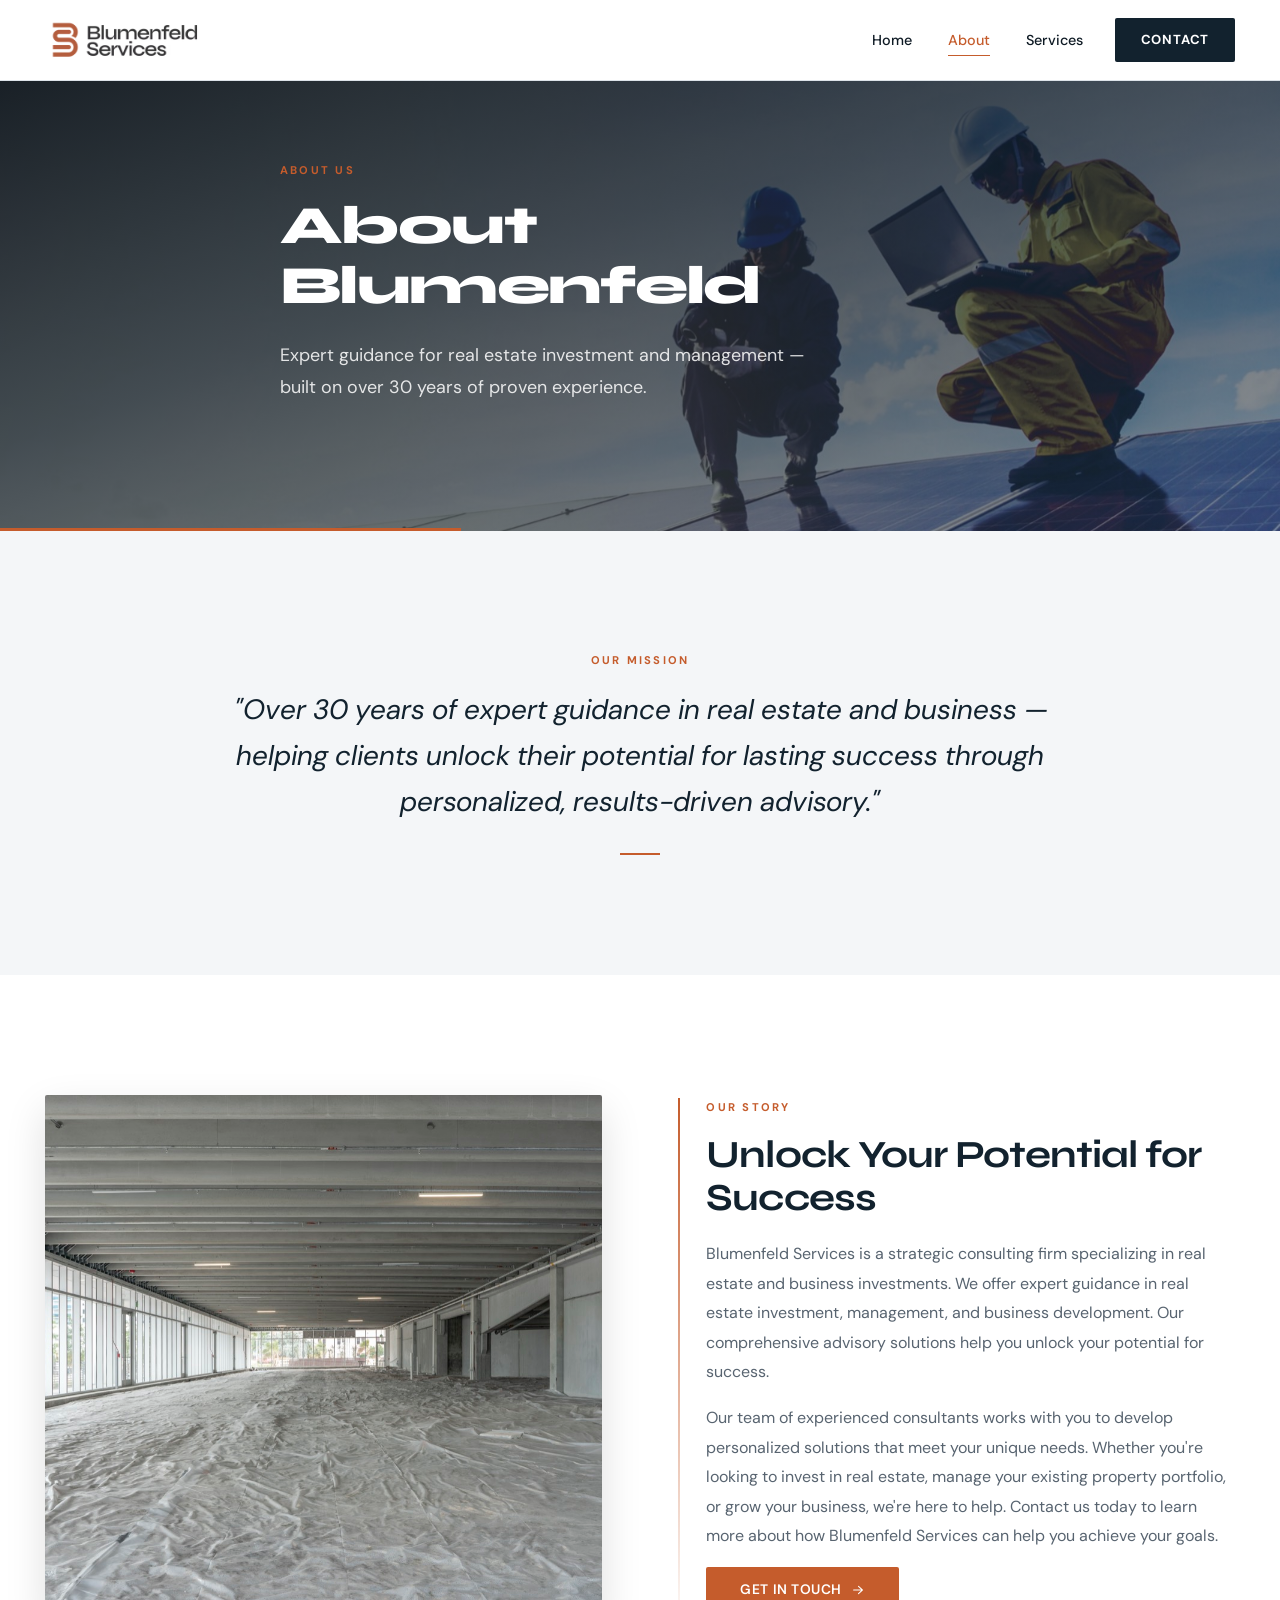
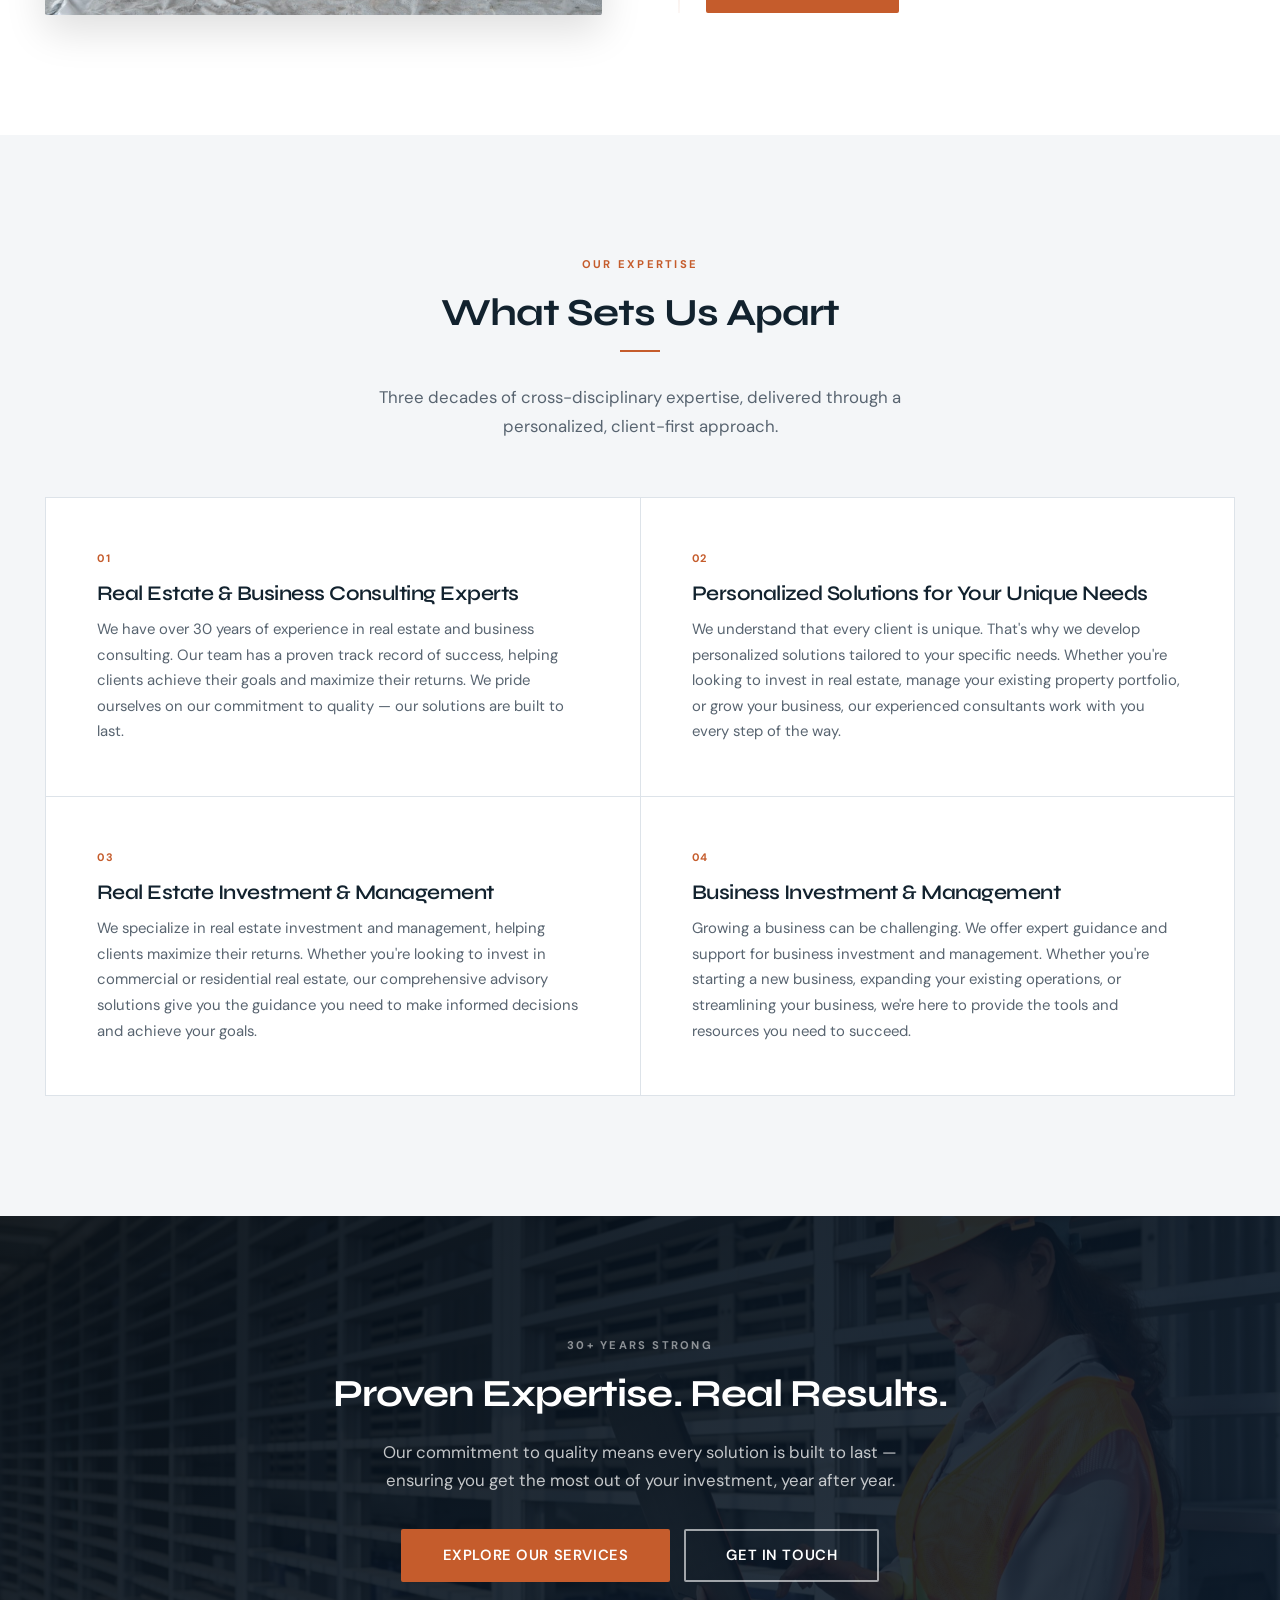
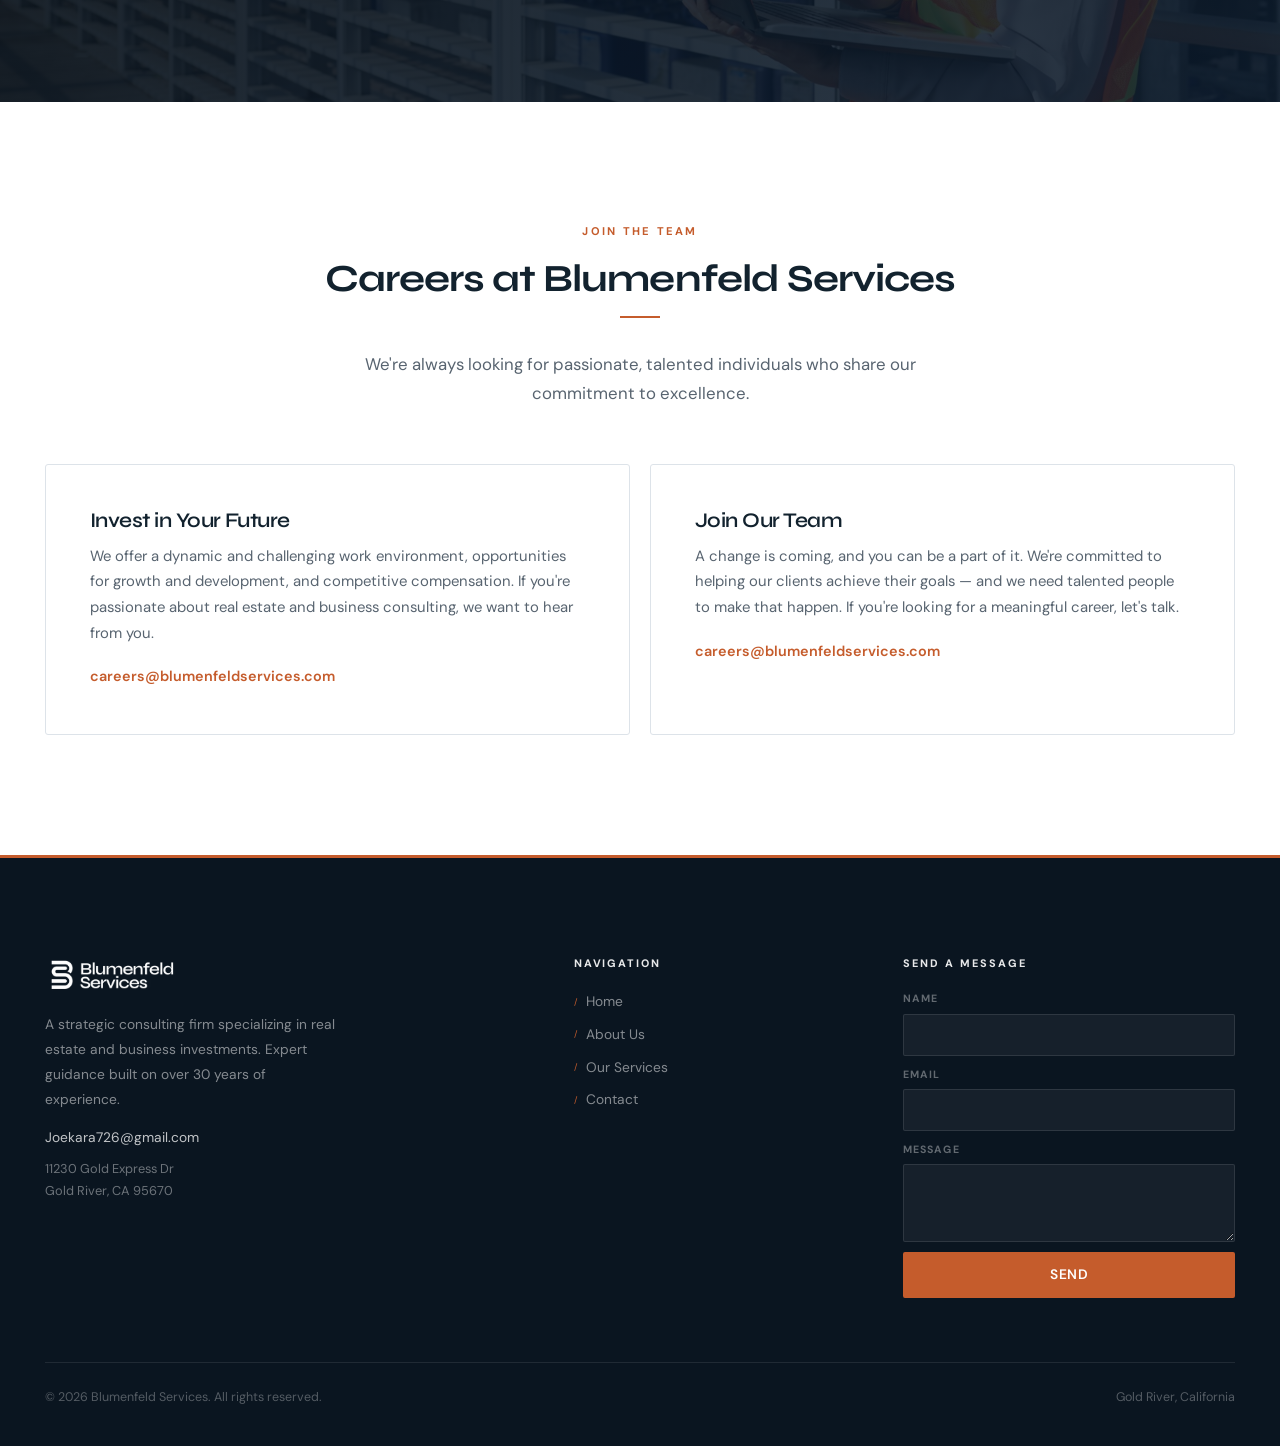
<file: v3/about.html>
<!DOCTYPE html>
<html lang="en">
<head>
  <meta charset="UTF-8" />
  <meta name="viewport" content="width=device-width, initial-scale=1.0" />
  <title>About | Blumenfeld Services</title>
  <meta name="description" content="Over 30 years of expert guidance in real estate and business consulting. Personalized solutions for investment, management, and growth." />
  <link rel="preconnect" href="https://fonts.googleapis.com" />
  <link rel="preconnect" href="https://fonts.gstatic.com" crossorigin />
  <link href="https://fonts.googleapis.com/css2?family=DM+Sans:ital,wght@0,400;0,500;0,600;1,400&family=Syne:wght@500;600;700;800&display=swap" rel="stylesheet" />
  <link rel="stylesheet" href="css/styles.css" />
</head>
<body>

  <header class="site-header">
    <div class="container">
      <a class="brand" href="index.html"><img src="../assets/logo.png" alt="Blumenfeld Services" /></a>
      <button class="nav__toggle" aria-label="Menu"><span></span><span></span><span></span></button>
      <nav class="nav" id="nav">
        <a class="nav__link" href="index.html">Home</a>
        <a class="nav__link active" href="about.html">About</a>
        <a class="nav__link" href="services.html">Services</a>
        <a class="nav__cta" href="#contact">Contact</a>
      </nav>
    </div>
  </header>

  <main>

    <!-- Hero -->
    <section class="hero hero--page" style="background-image:url('../assets/hero-about.jpg')">
      <div class="hero__ov" aria-hidden="true"></div>
      <div class="hero__bar" aria-hidden="true"></div>
      <div class="container">
        <div class="hero__inner">
          <span class="eyebrow">About Us</span>
          <h1>About Blumenfeld</h1>
          <p class="hero__lead">Expert guidance for real estate investment and management — built on over 30 years of proven experience.</p>
        </div>
      </div>
    </section>

    <!-- Mission statement -->
    <section class="section section--off">
      <div class="container">
        <span class="eyebrow" style="text-align:center;display:block">Our Mission</span>
        <div class="mission">
          <p>"Over 30 years of expert guidance in real estate and business — helping clients unlock their potential for lasting success through personalized, results-driven advisory."</p>
        </div>
        <div class="mission-line"></div>
      </div>
    </section>

    <!-- Story split -->
    <section class="section">
      <div class="container">
        <div class="story-cols">
          <div class="story-media">
            <img src="../assets/atrium.jpg" alt="Blumenfeld Services" loading="lazy" />
          </div>
          <div class="story-body">
            <div class="story-rule" aria-hidden="true"></div>
            <span class="eyebrow">Our Story</span>
            <h2>Unlock Your Potential for Success</h2>
            <p>Blumenfeld Services is a strategic consulting firm specializing in real estate and business investments. We offer expert guidance in real estate investment, management, and business development. Our comprehensive advisory solutions help you unlock your potential for success.</p>
            <p>Our team of experienced consultants works with you to develop personalized solutions that meet your unique needs. Whether you're looking to invest in real estate, manage your existing property portfolio, or grow your business, we're here to help. Contact us today to learn more about how Blumenfeld Services can help you achieve your goals.</p>
            <a class="btn btn--primary" href="#contact">
              Get in Touch
              <svg xmlns="http://www.w3.org/2000/svg" viewBox="0 0 20 20" fill="currentColor"><path fill-rule="evenodd" d="M3 10a.75.75 0 01.75-.75h10.638L10.23 5.29a.75.75 0 111.04-1.08l5.5 5.25a.75.75 0 010 1.08l-5.5 5.25a.75.75 0 11-1.04-1.08l4.158-3.96H3.75A.75.75 0 013 10z" clip-rule="evenodd"/></svg>
            </a>
          </div>
        </div>
      </div>
    </section>

    <!-- Expertise grid -->
    <section class="section section--off" aria-labelledby="exp-h">
      <div class="container">
        <div class="sh" style="margin-bottom:clamp(36px,5vw,56px)">
          <span class="eyebrow">Our Expertise</span>
          <h2 id="exp-h">What Sets Us Apart</h2>
          <p>Three decades of cross-disciplinary expertise, delivered through a personalized, client-first approach.</p>
        </div>
        <div class="exp-grid">
          <div class="exp-item">
            <span class="exp-item__n">01</span>
            <h3>Real Estate &amp; Business Consulting Experts</h3>
            <p>We have over 30 years of experience in real estate and business consulting. Our team has a proven track record of success, helping clients achieve their goals and maximize their returns. We pride ourselves on our commitment to quality — our solutions are built to last.</p>
          </div>
          <div class="exp-item">
            <span class="exp-item__n">02</span>
            <h3>Personalized Solutions for Your Unique Needs</h3>
            <p>We understand that every client is unique. That's why we develop personalized solutions tailored to your specific needs. Whether you're looking to invest in real estate, manage your existing property portfolio, or grow your business, our experienced consultants work with you every step of the way.</p>
          </div>
          <div class="exp-item">
            <span class="exp-item__n">03</span>
            <h3>Real Estate Investment &amp; Management</h3>
            <p>We specialize in real estate investment and management, helping clients maximize their returns. Whether you're looking to invest in commercial or residential real estate, our comprehensive advisory solutions give you the guidance you need to make informed decisions and achieve your goals.</p>
          </div>
          <div class="exp-item">
            <span class="exp-item__n">04</span>
            <h3>Business Investment &amp; Management</h3>
            <p>Growing a business can be challenging. We offer expert guidance and support for business investment and management. Whether you're starting a new business, expanding your existing operations, or streamlining your business, we're here to provide the tools and resources you need to succeed.</p>
          </div>
        </div>
      </div>
    </section>

    <!-- CTA band -->
    <section class="cta-band section" style="background-image:url('../assets/hero-home.jpg')">
      <div class="cta-band__ov" aria-hidden="true"></div>
      <div class="container">
        <span class="eyebrow eyebrow--lt">30+ Years Strong</span>
        <h2>Proven Expertise. Real Results.</h2>
        <p>Our commitment to quality means every solution is built to last — ensuring you get the most out of your investment, year after year.</p>
        <div class="cta-btns">
          <a class="btn btn--primary btn--lg" href="services.html">Explore Our Services</a>
          <a class="btn btn--outline-white btn--lg" href="#contact">Get in Touch</a>
        </div>
      </div>
    </section>

    <!-- Careers -->
    <section class="section" aria-labelledby="careers-h">
      <div class="container">
        <div class="sh" style="margin-bottom:clamp(36px,5vw,56px)">
          <span class="eyebrow">Join the Team</span>
          <h2 id="careers-h">Careers at Blumenfeld Services</h2>
          <p>We're always looking for passionate, talented individuals who share our commitment to excellence.</p>
        </div>
        <div class="careers-cols">
          <div class="career-item">
            <h3>Invest in Your Future</h3>
            <p>We offer a dynamic and challenging work environment, opportunities for growth and development, and competitive compensation. If you're passionate about real estate and business consulting, we want to hear from you.</p>
            <a href="mailto:careers@blumenfeldservices.com">careers@blumenfeldservices.com</a>
          </div>
          <div class="career-item">
            <h3>Join Our Team</h3>
            <p>A change is coming, and you can be a part of it. We're committed to helping our clients achieve their goals — and we need talented people to make that happen. If you're looking for a meaningful career, let's talk.</p>
            <a href="mailto:careers@blumenfeldservices.com">careers@blumenfeldservices.com</a>
          </div>
        </div>
      </div>
    </section>

  </main>

  <footer class="site-footer" id="contact">
    <div class="container">
      <div class="footer-layout">
        <div class="footer-brand">
          <img class="footer-logo" src="../assets/logo.png" alt="Blumenfeld Services" />
          <p>A strategic consulting firm specializing in real estate and business investments. Expert guidance built on over 30 years of experience.</p>
          <a href="mailto:Joekara726@gmail.com">Joekara726@gmail.com</a>
          <address>11230 Gold Express Dr<br>Gold River, CA 95670</address>
        </div>
        <nav class="footer-nav-col" aria-label="Footer navigation">
          <h5>Navigation</h5>
          <ul>
            <li><a href="index.html">Home</a></li>
            <li><a href="about.html">About Us</a></li>
            <li><a href="services.html">Our Services</a></li>
            <li><a href="#contact">Contact</a></li>
          </ul>
        </nav>
        <div class="footer-form-col">
          <h5>Send a Message</h5>
          <form data-mailto>
            <div class="ff"><label for="ff-n">Name</label><input type="text" id="ff-n" name="Name" /></div>
            <div class="ff"><label for="ff-e">Email</label><input type="email" id="ff-e" name="Email" /></div>
            <div class="ff"><label for="ff-m">Message</label><textarea id="ff-m" name="Message" rows="3"></textarea></div>
            <button class="btn btn--primary" type="submit" style="width:100%;justify-content:center">Send</button>
            <div class="form-status"></div>
          </form>
        </div>
      </div>
      <div class="footer-bottom">
        <span>&copy; 2026 Blumenfeld Services. All rights reserved.</span>
        <span>Gold River, California</span>
      </div>
    </div>
  </footer>

  <script src="../js/main.js" defer></script>
</body>
</html>
</file>
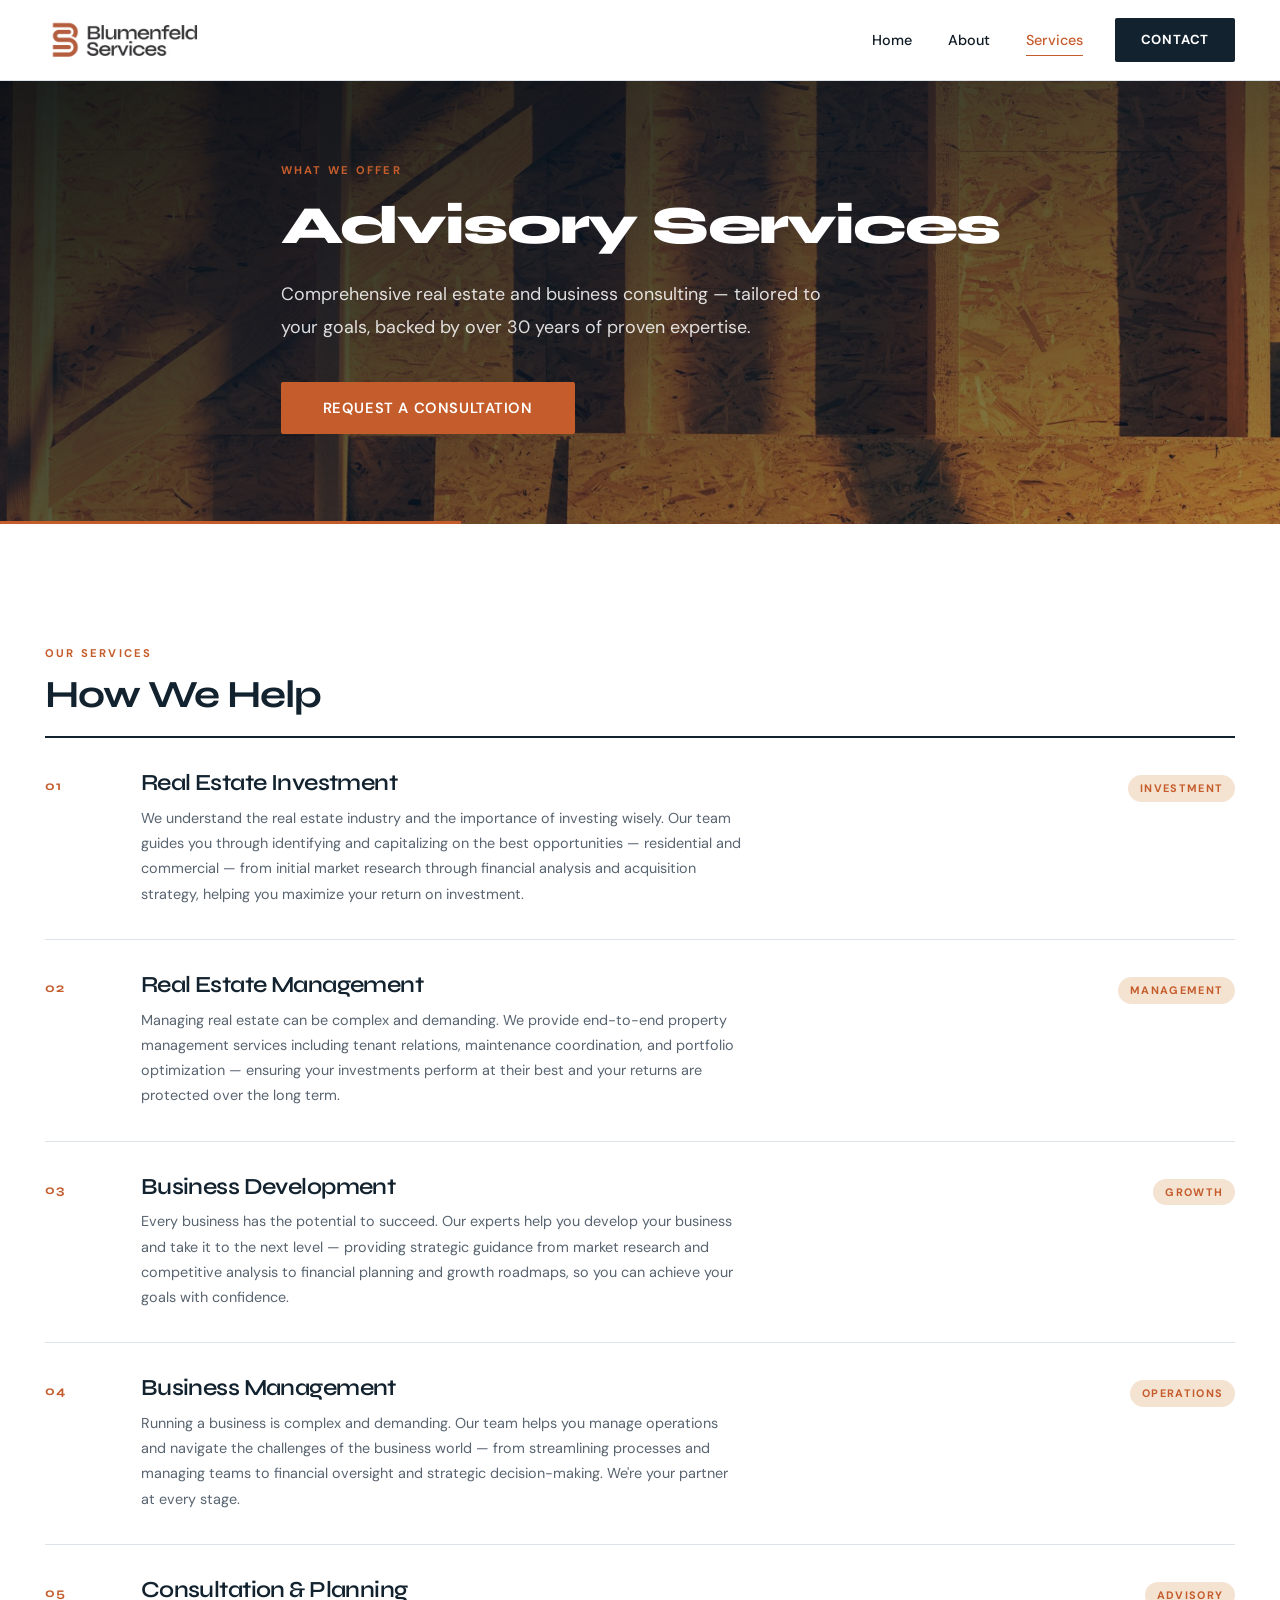
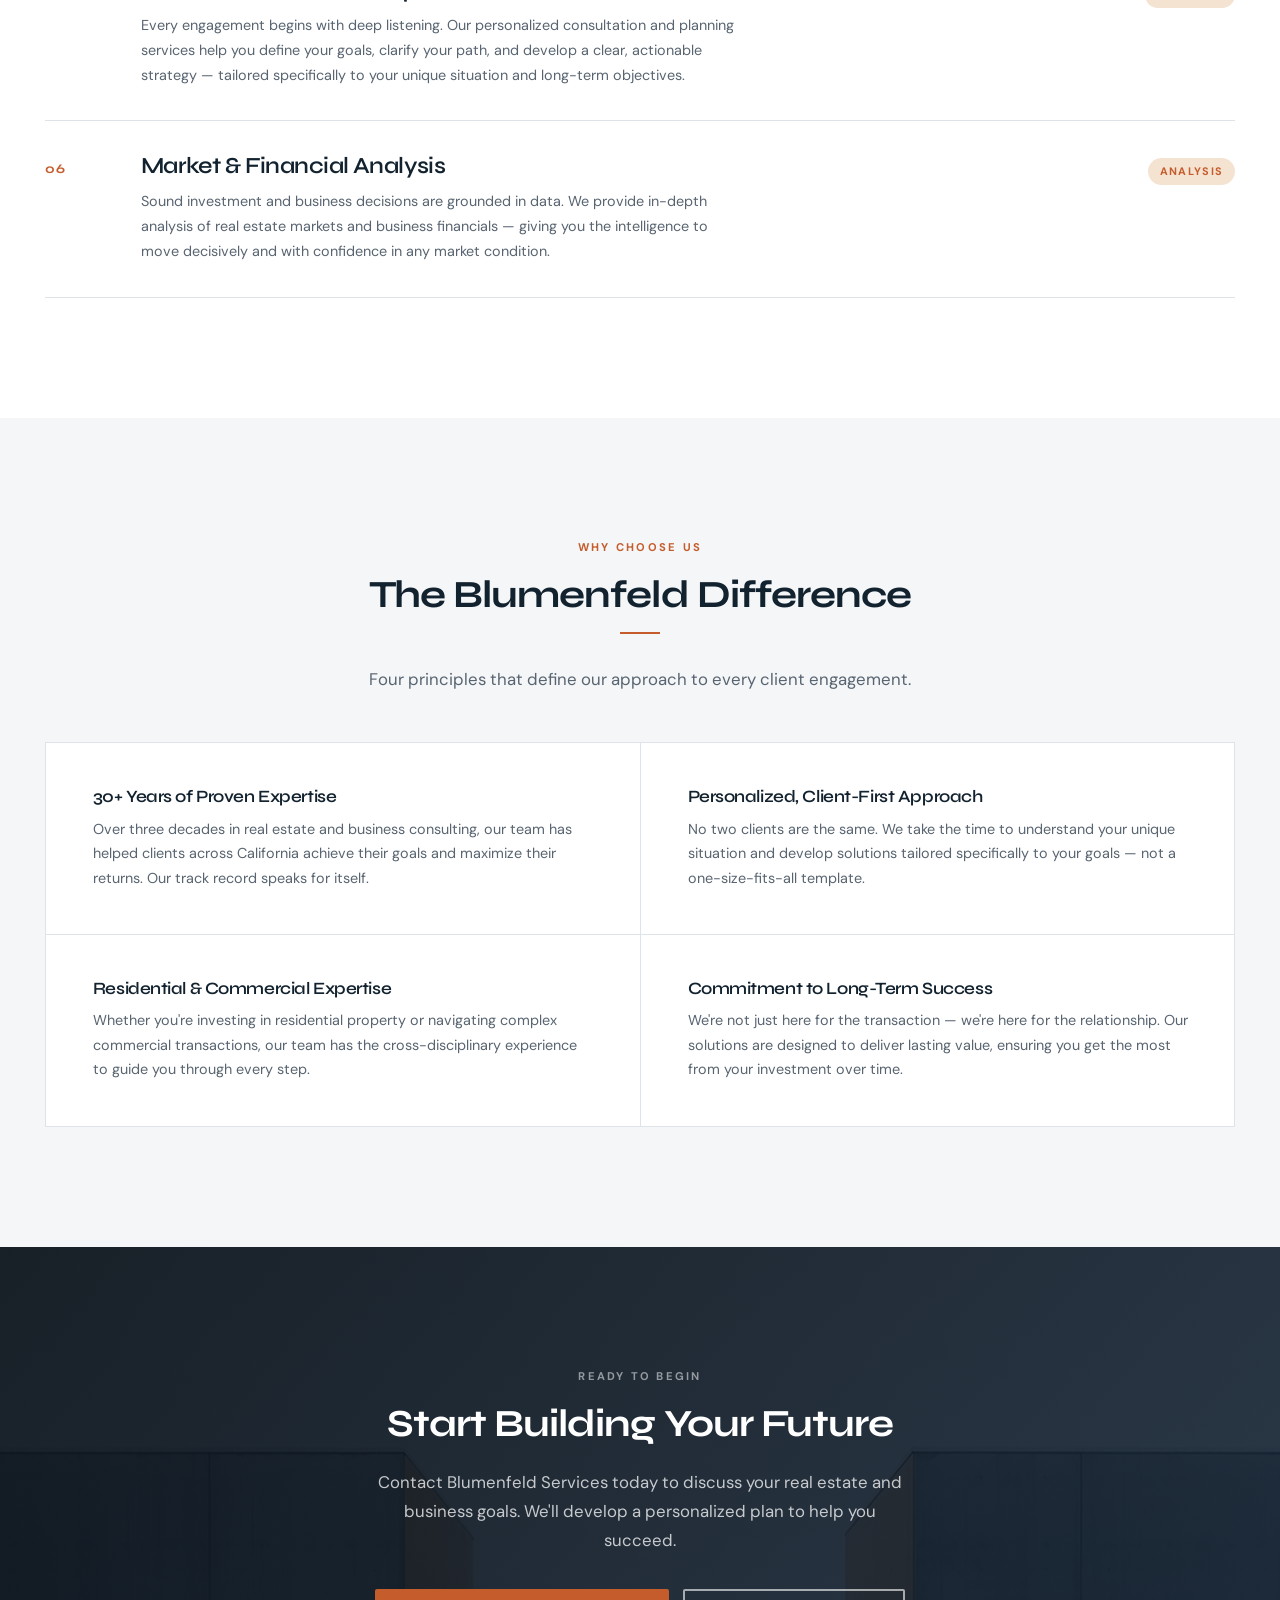
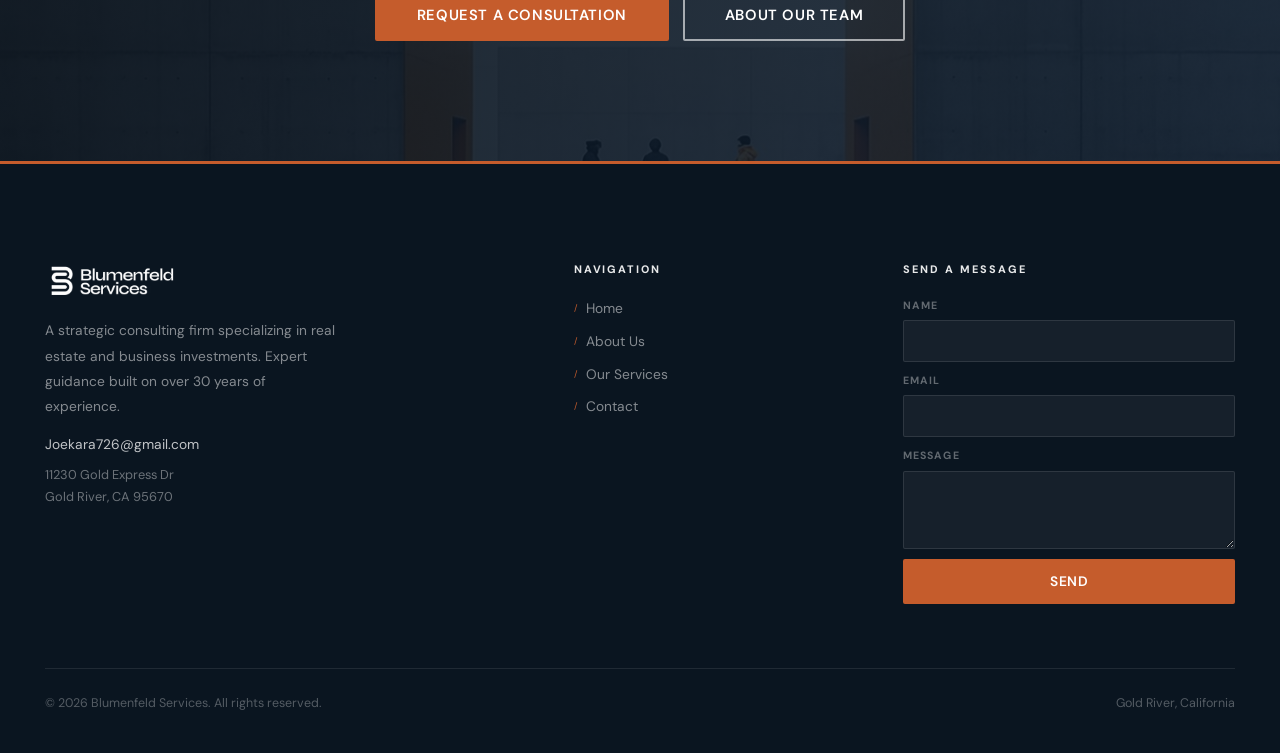
<file: v3/services.html>
<!DOCTYPE html>
<html lang="en">
<head>
  <meta charset="UTF-8" />
  <meta name="viewport" content="width=device-width, initial-scale=1.0" />
  <title>Services | Blumenfeld Services</title>
  <meta name="description" content="Real estate investment, management, business development, strategy and consulting — comprehensive advisory from Blumenfeld Services." />
  <link rel="preconnect" href="https://fonts.googleapis.com" />
  <link rel="preconnect" href="https://fonts.gstatic.com" crossorigin />
  <link href="https://fonts.googleapis.com/css2?family=DM+Sans:ital,wght@0,400;0,500;0,600;1,400&family=Syne:wght@500;600;700;800&display=swap" rel="stylesheet" />
  <link rel="stylesheet" href="css/styles.css" />
</head>
<body>

  <header class="site-header">
    <div class="container">
      <a class="brand" href="index.html"><img src="../assets/logo.png" alt="Blumenfeld Services" /></a>
      <button class="nav__toggle" aria-label="Menu"><span></span><span></span><span></span></button>
      <nav class="nav" id="nav">
        <a class="nav__link" href="index.html">Home</a>
        <a class="nav__link" href="about.html">About</a>
        <a class="nav__link active" href="services.html">Services</a>
        <a class="nav__cta" href="#contact">Contact</a>
      </nav>
    </div>
  </header>

  <main>

    <!-- Hero -->
    <section class="hero hero--page" style="background-image:url('../assets/hero-services.jpg')">
      <div class="hero__ov" aria-hidden="true"></div>
      <div class="hero__bar" aria-hidden="true"></div>
      <div class="container">
        <div class="hero__inner">
          <span class="eyebrow">What We Offer</span>
          <h1>Advisory Services</h1>
          <p class="hero__lead">Comprehensive real estate and business consulting — tailored to your goals, backed by over 30 years of proven expertise.</p>
          <div class="hero__btns">
            <a class="btn btn--primary btn--lg" href="#contact">Request a Consultation</a>
          </div>
        </div>
      </div>
    </section>

    <!-- Editorial service list -->
    <section class="section" aria-labelledby="svc-list-h">
      <div class="container">
        <div class="svc-full-head">
          <span class="eyebrow" style="margin-bottom:10px">Our Services</span>
          <h2 id="svc-list-h" style="margin:0">How We Help</h2>
        </div>
        <div class="svc-full-row">
          <span class="svc-full-row__n">01</span>
          <div>
            <h3>Real Estate Investment</h3>
            <p>We understand the real estate industry and the importance of investing wisely. Our team guides you through identifying and capitalizing on the best opportunities — residential and commercial — from initial market research through financial analysis and acquisition strategy, helping you maximize your return on investment.</p>
          </div>
          <span class="svc-tag">Investment</span>
        </div>
        <div class="svc-full-row">
          <span class="svc-full-row__n">02</span>
          <div>
            <h3>Real Estate Management</h3>
            <p>Managing real estate can be complex and demanding. We provide end-to-end property management services including tenant relations, maintenance coordination, and portfolio optimization — ensuring your investments perform at their best and your returns are protected over the long term.</p>
          </div>
          <span class="svc-tag">Management</span>
        </div>
        <div class="svc-full-row">
          <span class="svc-full-row__n">03</span>
          <div>
            <h3>Business Development</h3>
            <p>Every business has the potential to succeed. Our experts help you develop your business and take it to the next level — providing strategic guidance from market research and competitive analysis to financial planning and growth roadmaps, so you can achieve your goals with confidence.</p>
          </div>
          <span class="svc-tag">Growth</span>
        </div>
        <div class="svc-full-row">
          <span class="svc-full-row__n">04</span>
          <div>
            <h3>Business Management</h3>
            <p>Running a business is complex and demanding. Our team helps you manage operations and navigate the challenges of the business world — from streamlining processes and managing teams to financial oversight and strategic decision-making. We're your partner at every stage.</p>
          </div>
          <span class="svc-tag">Operations</span>
        </div>
        <div class="svc-full-row">
          <span class="svc-full-row__n">05</span>
          <div>
            <h3>Consultation &amp; Planning</h3>
            <p>Every engagement begins with deep listening. Our personalized consultation and planning services help you define your goals, clarify your path, and develop a clear, actionable strategy — tailored specifically to your unique situation and long-term objectives.</p>
          </div>
          <span class="svc-tag">Advisory</span>
        </div>
        <div class="svc-full-row">
          <span class="svc-full-row__n">06</span>
          <div>
            <h3>Market &amp; Financial Analysis</h3>
            <p>Sound investment and business decisions are grounded in data. We provide in-depth analysis of real estate markets and business financials — giving you the intelligence to move decisively and with confidence in any market condition.</p>
          </div>
          <span class="svc-tag">Analysis</span>
        </div>
      </div>
    </section>

    <!-- Why Choose -->
    <section class="section section--off" aria-labelledby="why-h">
      <div class="container">
        <div class="sh" style="margin-bottom:0">
          <span class="eyebrow">Why Choose Us</span>
          <h2 id="why-h">The Blumenfeld Difference</h2>
          <p>Four principles that define our approach to every client engagement.</p>
        </div>
        <div class="why-4">
          <div class="why-4-item">
            <h3>30+ Years of Proven Expertise</h3>
            <p>Over three decades in real estate and business consulting, our team has helped clients across California achieve their goals and maximize their returns. Our track record speaks for itself.</p>
          </div>
          <div class="why-4-item">
            <h3>Personalized, Client-First Approach</h3>
            <p>No two clients are the same. We take the time to understand your unique situation and develop solutions tailored specifically to your goals — not a one-size-fits-all template.</p>
          </div>
          <div class="why-4-item">
            <h3>Residential &amp; Commercial Expertise</h3>
            <p>Whether you're investing in residential property or navigating complex commercial transactions, our team has the cross-disciplinary experience to guide you through every step.</p>
          </div>
          <div class="why-4-item">
            <h3>Commitment to Long-Term Success</h3>
            <p>We're not just here for the transaction — we're here for the relationship. Our solutions are designed to deliver lasting value, ensuring you get the most from your investment over time.</p>
          </div>
        </div>
      </div>
    </section>

    <!-- CTA band -->
    <section class="cta-band section" style="background-image:url('../assets/why-choose.jpg')">
      <div class="cta-band__ov" aria-hidden="true"></div>
      <div class="container">
        <span class="eyebrow eyebrow--lt">Ready to Begin</span>
        <h2>Start Building Your Future</h2>
        <p>Contact Blumenfeld Services today to discuss your real estate and business goals. We'll develop a personalized plan to help you succeed.</p>
        <div class="cta-btns">
          <a class="btn btn--primary btn--lg" href="#contact">Request a Consultation</a>
          <a class="btn btn--outline-white btn--lg" href="about.html">About Our Team</a>
        </div>
      </div>
    </section>

  </main>

  <footer class="site-footer" id="contact">
    <div class="container">
      <div class="footer-layout">
        <div class="footer-brand">
          <img class="footer-logo" src="../assets/logo.png" alt="Blumenfeld Services" />
          <p>A strategic consulting firm specializing in real estate and business investments. Expert guidance built on over 30 years of experience.</p>
          <a href="mailto:Joekara726@gmail.com">Joekara726@gmail.com</a>
          <address>11230 Gold Express Dr<br>Gold River, CA 95670</address>
        </div>
        <nav class="footer-nav-col" aria-label="Footer navigation">
          <h5>Navigation</h5>
          <ul>
            <li><a href="index.html">Home</a></li>
            <li><a href="about.html">About Us</a></li>
            <li><a href="services.html">Our Services</a></li>
            <li><a href="#contact">Contact</a></li>
          </ul>
        </nav>
        <div class="footer-form-col">
          <h5>Send a Message</h5>
          <form data-mailto>
            <div class="ff"><label for="ff-n">Name</label><input type="text" id="ff-n" name="Name" /></div>
            <div class="ff"><label for="ff-e">Email</label><input type="email" id="ff-e" name="Email" /></div>
            <div class="ff"><label for="ff-m">Message</label><textarea id="ff-m" name="Message" rows="3"></textarea></div>
            <button class="btn btn--primary" type="submit" style="width:100%;justify-content:center">Send</button>
            <div class="form-status"></div>
          </form>
        </div>
      </div>
      <div class="footer-bottom">
        <span>&copy; 2026 Blumenfeld Services. All rights reserved.</span>
        <span>Gold River, California</span>
      </div>
    </div>
  </footer>

  <script src="../js/main.js" defer></script>
</body>
</html>
</file>
<file: css/styles.css>
/* =========================================
   Blumenfeld Services — v2 Professional
   ========================================= */

:root {
  --orange:       #C55E2C;
  --orange-dark:  #A84B1C;
  --orange-light: #F5E6DC;
  --navy:         #0C1B2A;
  --navy-2:       #1A2F42;
  --white:        #FFFFFF;
  --bg:           #FFFFFF;
  --bg-alt:       #F4F6F9;
  --bg-warm:      #FAF8F5;
  --text:         #111827;
  --muted:        #6B7280;
  --border:       #E5E7EB;
  --border-2:     #D1D5DB;

  --max-w: 1440px;
  --px: clamp(20px, 3vw, 44px);

  --sh-sm:  0 1px 4px rgba(0,0,0,.06), 0 1px 2px rgba(0,0,0,.04);
  --sh-md:  0 4px 14px rgba(0,0,0,.08), 0 2px 6px rgba(0,0,0,.04);
  --sh-lg:  0 14px 36px rgba(0,0,0,.10), 0 4px 12px rgba(0,0,0,.06);
  --sh-xl:  0 24px 56px rgba(0,0,0,.13), 0 8px 20px rgba(0,0,0,.07);

  --r-sm: 4px;
  --r-md: 10px;
  --r-lg: 18px;

  --ease: cubic-bezier(.4,0,.2,1);
  --t-fast: 150ms;
  --t-base: 240ms;
  --t-slow: 360ms;
}

/* ---- Reset ---- */
*, *::before, *::after { box-sizing: border-box; }
html { scroll-behavior: smooth; }
body {
  margin: 0;
  font-family: "Inter", -apple-system, BlinkMacSystemFont, "Segoe UI", Roboto, sans-serif;
  color: var(--text);
  background: var(--bg);
  line-height: 1.7;
  font-size: 16px;
  -webkit-font-smoothing: antialiased;
}
h1,h2,h3,h4 {
  font-family: "Poppins", -apple-system, BlinkMacSystemFont, "Segoe UI", sans-serif;
  font-weight: 700;
  line-height: 1.15;
  letter-spacing: -0.02em;
  margin: 0 0 .6em;
  color: var(--navy);
}
h1 { font-size: clamp(2.2rem, 5.5vw, 4.2rem); font-weight: 800; letter-spacing: -0.03em; }
h2 { font-size: clamp(1.75rem, 3.5vw, 2.8rem); }
h3 { font-size: clamp(1.05rem, 1.8vw, 1.2rem); letter-spacing: -0.01em; }
p  { margin: 0 0 1rem; }
a  { color: var(--orange); text-decoration: none; transition: color var(--t-fast) var(--ease); }
a:hover { color: var(--orange-dark); }
img { max-width: 100%; display: block; }

/* ---- Layout ---- */
.container { max-width: var(--max-w); margin: 0 auto; padding-left: var(--px); padding-right: var(--px); }
.section { padding: clamp(64px, 9vw, 112px) 0; }
.section--alt  { background: var(--bg-alt); }
.section--warm { background: var(--bg-warm); }
.section--dark { background: var(--navy); }

/* Section header */
.sh {
  text-align: center;
  max-width: 740px;
  margin: 0 auto clamp(44px, 5.5vw, 68px);
}
.sh h2 { position: relative; display: inline-block; padding-bottom: 18px; }
.sh h2::after {
  content: "";
  position: absolute;
  bottom: 0;
  left: 50%;
  transform: translateX(-50%);
  width: 44px;
  height: 3px;
  background: var(--orange);
  border-radius: 2px;
}
.sh p { color: var(--muted); font-size: 1.05rem; max-width: 600px; margin: 0 auto; }
.sh--left { text-align: left; margin-left: 0; }
.sh--left h2::after { left: 0; transform: none; }
.sh--dark h2 { color: #fff; }
.sh--dark p { color: rgba(255,255,255,.65); }
.sh--dark h2::after { background: var(--orange); }

/* Eyebrow */
.eyebrow {
  display: block;
  font-family: "Poppins", sans-serif;
  font-size: .72rem;
  font-weight: 600;
  letter-spacing: .18em;
  text-transform: uppercase;
  color: var(--orange);
  margin-bottom: 14px;
}

/* ---- Buttons ---- */
.btn {
  display: inline-flex;
  align-items: center;
  gap: 8px;
  font-family: "Poppins", sans-serif;
  font-weight: 600;
  font-size: .9rem;
  letter-spacing: .01em;
  padding: 14px 30px;
  border-radius: var(--r-sm);
  border: 2px solid transparent;
  cursor: pointer;
  text-decoration: none;
  white-space: nowrap;
  transition:
    background var(--t-base) var(--ease),
    color var(--t-base) var(--ease),
    border-color var(--t-base) var(--ease),
    box-shadow var(--t-base) var(--ease),
    transform var(--t-fast) var(--ease);
  line-height: 1;
}
.btn:hover { transform: translateY(-1px); }
.btn:active { transform: translateY(0); }

.btn--primary { background: var(--orange); color: #fff; }
.btn--primary:hover { background: var(--orange-dark); color: #fff; box-shadow: 0 6px 22px rgba(197,94,44,.38); }

.btn--outline { border-color: var(--orange); color: var(--orange); }
.btn--outline:hover { background: var(--orange); color: #fff; box-shadow: 0 6px 22px rgba(197,94,44,.28); }

.btn--ghost-white { border-color: rgba(255,255,255,.6); color: #fff; }
.btn--ghost-white:hover { background: #fff; color: var(--navy); border-color: #fff; }

.btn--lg { padding: 17px 38px; font-size: .95rem; }
.btn svg { width: 16px; height: 16px; flex-shrink: 0; transition: transform var(--t-fast) var(--ease); }
.btn:hover svg { transform: translateX(3px); }

/* ---- Header ---- */
.site-header {
  position: sticky;
  top: 0;
  z-index: 100;
  background: rgba(255,255,255,.96);
  backdrop-filter: blur(14px) saturate(180%);
  -webkit-backdrop-filter: blur(14px) saturate(180%);
  border-bottom: 1px solid var(--border);
  transition: box-shadow var(--t-base) var(--ease);
}
.site-header.scrolled { box-shadow: var(--sh-md); }
.site-header .container { display: flex; align-items: center; justify-content: space-between; min-height: 76px; }

.brand { display: flex; align-items: center; }
.brand img { height: 58px; width: auto; transition: opacity var(--t-fast); }
.brand:hover img { opacity: .85; }

.nav { display: flex; align-items: center; gap: 2px; }
.nav__link {
  position: relative;
  font-family: "Poppins", sans-serif;
  font-weight: 500;
  font-size: .92rem;
  color: var(--navy);
  padding: 10px 16px;
  border-radius: var(--r-sm);
  text-decoration: none;
  transition: color var(--t-fast) var(--ease);
  overflow: hidden;
}
.nav__link::after {
  content: "";
  position: absolute;
  bottom: 5px;
  left: 16px; right: 16px;
  height: 2px;
  background: var(--orange);
  border-radius: 2px;
  transform: scaleX(0);
  transform-origin: left;
  transition: transform var(--t-base) var(--ease);
}
.nav__link:hover, .nav__link.active { color: var(--orange); }
.nav__link:hover::after, .nav__link.active::after { transform: scaleX(1); }

.nav__cta {
  margin-left: 12px;
  font-family: "Poppins", sans-serif;
  font-weight: 600;
  font-size: .88rem;
  color: #fff;
  background: var(--orange);
  padding: 10px 22px;
  border-radius: var(--r-sm);
  text-decoration: none;
  transition: background var(--t-fast) var(--ease), box-shadow var(--t-fast) var(--ease), transform var(--t-fast) var(--ease);
}
.nav__cta:hover { background: var(--orange-dark); color: #fff; box-shadow: 0 4px 14px rgba(197,94,44,.35); transform: translateY(-1px); }

.nav__toggle { display: none; background: none; border: none; cursor: pointer; padding: 10px; color: var(--navy); }
.nav__toggle span { display: block; width: 22px; height: 2px; background: currentColor; margin: 5px 0; transition: all var(--t-base) var(--ease); border-radius: 2px; }

/* ---- Hero ---- */
.hero {
  position: relative;
  display: flex;
  align-items: center;
  min-height: 100svh;
  background-size: cover;
  background-position: center;
  overflow: hidden;
}
.hero--page { min-height: 58vh; }
.hero__overlay {
  position: absolute;
  inset: 0;
  background: linear-gradient(105deg, rgba(8,15,24,.90) 0%, rgba(12,27,42,.72) 45%, rgba(12,27,42,.32) 100%);
}
.hero .container { position: relative; z-index: 2; padding-top: 60px; padding-bottom: 60px; }
.hero__inner { max-width: 680px; }
.hero h1 { color: #fff; margin-bottom: 20px; }
.hero__lead {
  font-size: clamp(1rem, 1.8vw, 1.15rem);
  color: rgba(255,255,255,.88);
  margin-bottom: 38px;
  max-width: 560px;
  line-height: 1.8;
}
.hero__actions { display: flex; gap: 14px; flex-wrap: wrap; align-items: center; }

.hero__scroll {
  position: absolute;
  bottom: 36px;
  left: 50%;
  transform: translateX(-50%);
  z-index: 2;
  display: flex;
  flex-direction: column;
  align-items: center;
  gap: 8px;
}
.hero__scroll::before {
  content: "";
  width: 1px;
  height: 40px;
  background: linear-gradient(to bottom, transparent, rgba(255,255,255,.45));
  animation: pulse 2.2s ease-in-out infinite;
}
.hero__scroll::after {
  content: "Scroll";
  font-size: .65rem;
  letter-spacing: .16em;
  text-transform: uppercase;
  color: rgba(255,255,255,.4);
}
@keyframes pulse { 0%,100% { opacity:.3; } 55% { opacity:1; } }

/* ---- Pillars strip ---- */
.pillars-strip { background: var(--navy); border-bottom: 1px solid rgba(255,255,255,.06); }
.pillars-strip .container { padding-top: 0; padding-bottom: 0; }
.pillars-grid { display: grid; grid-template-columns: repeat(3, 1fr); }
.pillar {
  padding: clamp(24px, 3.5vw, 40px) clamp(24px, 3vw, 48px);
  border-right: 1px solid rgba(255,255,255,.08);
  display: flex;
  align-items: center;
  gap: 18px;
}
.pillar:last-child { border-right: none; }
.pillar__icon {
  width: 52px;
  height: 52px;
  border-radius: 50%;
  background: rgba(197,94,44,.15);
  display: flex;
  align-items: center;
  justify-content: center;
  flex-shrink: 0;
}
.pillar__icon svg { width: 24px; height: 24px; color: var(--orange); }
.pillar__head {
  display: block;
  font-family: "Poppins", sans-serif;
  font-weight: 700;
  font-size: 1.05rem;
  color: #fff;
  margin-bottom: 3px;
  letter-spacing: -.01em;
}
.pillar__sub {
  display: block;
  font-size: .8rem;
  color: rgba(255,255,255,.5);
  line-height: 1.4;
}

/* ---- Contact Band (lead form) ---- */
.contact-band { background: var(--navy); }
.contact-band h2 { color: #fff; }
.contact-band p  { color: rgba(255,255,255,.65); }
.contact-band .container { padding-top: clamp(56px,8vw,100px); padding-bottom: clamp(56px,8vw,100px); }

.form-wrap {
  background: rgba(255,255,255,.05);
  border: 1px solid rgba(255,255,255,.1);
  border-radius: var(--r-lg);
  padding: clamp(28px, 4vw, 48px);
}
.form-grid { display: grid; grid-template-columns: 1fr 1fr; gap: 16px; }
.form-grid .full { grid-column: 1 / -1; }
.fg { display: flex; flex-direction: column; gap: 6px; }
.fg label {
  font-family: "Poppins", sans-serif;
  font-size: .72rem;
  font-weight: 600;
  letter-spacing: .08em;
  text-transform: uppercase;
  color: rgba(255,255,255,.5);
}
.fg input, .fg textarea {
  width: 100%;
  background: rgba(255,255,255,.06);
  border: 1px solid rgba(255,255,255,.14);
  border-radius: var(--r-sm);
  color: #fff;
  padding: 13px 16px;
  font-family: "Inter", sans-serif;
  font-size: .95rem;
  transition: border-color var(--t-fast) var(--ease), background var(--t-fast) var(--ease), box-shadow var(--t-fast) var(--ease);
}
.fg input:focus, .fg textarea:focus {
  outline: none;
  border-color: var(--orange);
  background: rgba(255,255,255,.09);
  box-shadow: 0 0 0 3px rgba(197,94,44,.2);
}
.fg input::placeholder, .fg textarea::placeholder { color: rgba(255,255,255,.28); }
.fg textarea { resize: vertical; min-height: 90px; }

.radios { display: flex; gap: 24px; flex-wrap: wrap; }
.radios label {
  display: flex; align-items: center; gap: 8px;
  font-family: "Inter", sans-serif;
  font-size: .9rem;
  color: rgba(255,255,255,.8);
  cursor: pointer;
  text-transform: none;
  letter-spacing: 0;
}
.radios input[type="radio"] { accent-color: var(--orange); width: 16px; height: 16px; cursor: pointer; }

.form-note { font-size: .78rem; color: rgba(255,255,255,.38); margin-top: 8px; }
.form-status {
  display: none;
  margin-top: 12px;
  padding: 10px 14px;
  background: rgba(197,94,44,.15);
  border-left: 3px solid var(--orange);
  border-radius: 0 var(--r-sm) var(--r-sm) 0;
  font-size: .88rem;
  color: rgba(255,255,255,.9);
}

/* ---- Feature list (Why Choose) ---- */
.feature-list { display: flex; flex-direction: column; gap: 14px; }
.feature-item {
  display: flex;
  gap: 18px;
  align-items: flex-start;
  padding: 22px 24px;
  background: var(--white);
  border: 1px solid var(--border);
  border-radius: var(--r-md);
  box-shadow: var(--sh-sm);
  transition: box-shadow var(--t-base) var(--ease), transform var(--t-base) var(--ease);
}
.feature-item:hover { box-shadow: var(--sh-md); transform: translateX(5px); }
.feature-item__icon {
  width: 46px;
  height: 46px;
  border-radius: 50%;
  background: var(--orange-light);
  display: flex;
  align-items: center;
  justify-content: center;
  flex-shrink: 0;
}
.feature-item__icon svg { width: 20px; height: 20px; color: var(--orange); }
.feature-item h3 { font-size: 1rem; margin-bottom: 4px; color: var(--navy); }
.feature-item p  { font-size: .88rem; color: var(--muted); margin: 0; line-height: 1.65; }

.why-split { display: grid; grid-template-columns: 1fr 1fr; gap: clamp(36px, 6vw, 80px); align-items: center; }
.why-split__media { position: relative; }
.why-split__media img {
  width: 100%; height: 580px;
  object-fit: cover;
  border-radius: var(--r-lg);
  box-shadow: var(--sh-xl);
}
.why-split__badge {
  position: absolute;
  bottom: -20px;
  right: -20px;
  background: var(--orange);
  color: #fff;
  border-radius: var(--r-md);
  padding: 20px 24px;
  box-shadow: var(--sh-lg);
  text-align: center;
}
.why-split__badge strong {
  display: block;
  font-family: "Poppins", sans-serif;
  font-weight: 800;
  font-size: 2rem;
  line-height: 1;
  letter-spacing: -0.02em;
}
.why-split__badge span { font-size: .78rem; opacity: .85; letter-spacing: .04em; }

/* ---- Cards ---- */
.cards-grid { display: grid; gap: 20px; }
.cards-grid--3 { grid-template-columns: repeat(3, 1fr); }
.cards-grid--2 { grid-template-columns: repeat(2, 1fr); }

.card {
  background: var(--white);
  border: 1px solid var(--border);
  border-radius: var(--r-md);
  padding: clamp(28px, 3.5vw, 40px) clamp(24px, 3vw, 36px);
  box-shadow: var(--sh-sm);
  transition: box-shadow var(--t-base) var(--ease), transform var(--t-base) var(--ease), border-color var(--t-base) var(--ease);
  height: 100%;
  display: flex;
  flex-direction: column;
}
.card:hover { box-shadow: var(--sh-lg); transform: translateY(-5px); border-color: var(--border-2); }
.card__bar { width: 36px; height: 3px; background: var(--orange); border-radius: 2px; margin-bottom: 20px; }
.card__num {
  display: flex;
  align-items: center;
  justify-content: center;
  width: 36px;
  height: 36px;
  border-radius: 50%;
  background: var(--orange-light);
  color: var(--orange);
  font-family: "Poppins", sans-serif;
  font-weight: 700;
  font-size: .78rem;
  margin-bottom: 16px;
  flex-shrink: 0;
}
.card h3 { color: var(--navy); margin-bottom: 10px; }
.card p  { color: var(--muted); font-size: .93rem; line-height: 1.7; margin: 0; flex: 1; }
.card .card-cta { margin-top: 20px; }

.card--dark {
  background: var(--navy);
  border-color: var(--navy-2);
}
.card--dark:hover { border-color: var(--orange); }
.card--dark h3 { color: #fff; }
.card--dark p   { color: rgba(255,255,255,.7); }
.card--dark .card__bar { background: var(--orange); }

.card--cta {
  background: var(--orange);
  border-color: transparent;
  justify-content: center;
}
.card--cta:hover { background: var(--orange-dark); border-color: transparent; }
.card--cta h3 { color: #fff; }
.card--cta p  { color: rgba(255,255,255,.9); }
.card--cta .card__bar { background: rgba(255,255,255,.5); }

/* ---- CTA Band ---- */
.cta-band {
  position: relative;
  background-size: cover;
  background-position: center;
  color: #fff;
  text-align: center;
  overflow: hidden;
}
@supports (background-attachment: fixed) {
  .cta-band { background-attachment: fixed; }
}
.cta-band__overlay {
  position: absolute;
  inset: 0;
  background: linear-gradient(135deg, rgba(8,15,24,.90) 0%, rgba(12,30,50,.82) 100%);
}
.cta-band .container { position: relative; z-index: 2; }
.cta-band h2 { color: #fff; }
.cta-band p { color: rgba(255,255,255,.82); max-width: 560px; margin: 0 auto 32px; font-size: 1.05rem; }
.cta-band__btns { display: flex; gap: 14px; justify-content: center; flex-wrap: wrap; }

/* ---- Why-grid (services page) ---- */
.why-grid { display: grid; grid-template-columns: repeat(2, 1fr); gap: 16px; }
.why-item {
  padding: 28px 32px;
  background: var(--white);
  border: 1px solid var(--border);
  border-left: 3px solid var(--orange);
  border-radius: 0 var(--r-md) var(--r-md) 0;
  box-shadow: var(--sh-sm);
  transition: box-shadow var(--t-base) var(--ease), transform var(--t-base) var(--ease);
}
.why-item:hover { box-shadow: var(--sh-md); transform: translateX(5px); }
.why-item h3 { font-size: 1.05rem; margin-bottom: 8px; color: var(--navy); }
.why-item p  { font-size: .9rem; color: var(--muted); margin: 0; }

/* ---- Services grid ---- */
.services-detail { display: grid; grid-template-columns: repeat(3, 1fr); gap: 20px; }
.svc-card {
  background: var(--white);
  border: 1px solid var(--border);
  border-radius: var(--r-md);
  padding: 32px;
  box-shadow: var(--sh-sm);
  transition: box-shadow var(--t-base) var(--ease), transform var(--t-base) var(--ease), border-color var(--t-base) var(--ease);
  display: flex;
  flex-direction: column;
}
.svc-card:hover { box-shadow: var(--sh-lg); transform: translateY(-5px); border-color: var(--orange); }
.svc-card__num {
  display: flex; align-items: center; justify-content: center;
  width: 38px; height: 38px;
  border-radius: 50%;
  background: var(--orange-light);
  color: var(--orange);
  font-family: "Poppins", sans-serif;
  font-weight: 700;
  font-size: .78rem;
  margin-bottom: 18px;
  flex-shrink: 0;
}
.svc-card h3 { font-size: 1.08rem; color: var(--navy); margin-bottom: 10px; }
.svc-card p  { font-size: .9rem; color: var(--muted); flex: 1; margin: 0; }
.svc-card--dark { background: var(--navy); border-color: var(--navy-2); }
.svc-card--dark:hover { border-color: var(--orange); }
.svc-card--dark h3 { color: #fff; }
.svc-card--dark p  { color: rgba(255,255,255,.68); }
.svc-card--dark .svc-card__num { background: rgba(197,94,44,.2); }
.svc-card--cta { background: var(--orange); border-color: transparent; justify-content: center; }
.svc-card--cta:hover { background: var(--orange-dark); transform: translateY(-5px); border-color: transparent; }
.svc-card--cta h3 { color: #fff; }
.svc-card--cta p  { color: rgba(255,255,255,.88); margin-bottom: 20px; }

/* ---- Testimonials ---- */
.testi-grid { display: grid; grid-template-columns: repeat(3, 1fr); gap: 20px; }
.testi {
  background: var(--white);
  border: 1px solid var(--border);
  border-radius: var(--r-md);
  padding: 36px 32px 28px;
  box-shadow: var(--sh-sm);
  position: relative;
  transition: box-shadow var(--t-base) var(--ease), transform var(--t-base) var(--ease);
  display: flex; flex-direction: column;
}
.testi:hover { box-shadow: var(--sh-lg); transform: translateY(-5px); }
.testi::before {
  content: "\201C";
  position: absolute;
  top: 10px; left: 24px;
  font-family: "Poppins", sans-serif;
  font-size: 4.5rem;
  font-weight: 800;
  color: var(--orange);
  line-height: 1;
  opacity: .18;
}
.testi p {
  font-size: 1rem;
  color: var(--text);
  font-style: italic;
  line-height: 1.8;
  flex: 1;
  position: relative; z-index: 1;
  margin-bottom: 24px;
}
.testi__author { display: flex; align-items: center; gap: 12px; }
.testi__avatar {
  width: 40px; height: 40px;
  border-radius: 50%;
  background: var(--orange);
  color: #fff;
  font-family: "Poppins", sans-serif;
  font-weight: 700;
  font-size: .88rem;
  display: flex; align-items: center; justify-content: center;
  flex-shrink: 0;
}
.testi__name  { display: block; font-family: "Poppins",sans-serif; font-weight: 600; font-size: .9rem; color: var(--navy); }
.testi__loc   { display: block; font-size: .78rem; color: var(--muted); }

/* ---- About: intro split ---- */
.intro-split { display: grid; grid-template-columns: 1fr 1fr; gap: clamp(40px, 6vw, 88px); align-items: center; }
.intro-split__media img {
  width: 100%; height: 520px;
  object-fit: cover;
  border-radius: var(--r-lg);
  box-shadow: var(--sh-xl);
}
.intro-split__body h2 { margin-bottom: 20px; }
.intro-split__body p { color: var(--muted); }

/* ---- About: careers ---- */
.career-grid { display: grid; grid-template-columns: 1fr 1fr; gap: 20px; }
.career-card {
  background: var(--white);
  border: 1px solid var(--border);
  border-radius: var(--r-md);
  padding: 36px;
  box-shadow: var(--sh-sm);
  transition: box-shadow var(--t-base) var(--ease), transform var(--t-base) var(--ease);
}
.career-card:hover { box-shadow: var(--sh-md); transform: translateY(-3px); }
.career-card h3 { color: var(--navy); margin-bottom: 12px; }
.career-card p  { color: var(--muted); margin-bottom: 16px; font-size: .95rem; }
.career-card a  { color: var(--orange); font-weight: 600; }
.career-card a:hover { color: var(--orange-dark); }

/* ---- Footer ---- */
.site-footer {
  background: var(--navy);
  color: #fff;
  border-top: 4px solid var(--orange);
  padding: clamp(56px,8vw,100px) 0 clamp(24px,3vw,40px);
}
.footer-main { display: grid; grid-template-columns: 1.3fr 0.7fr 1fr; gap: clamp(32px, 5vw, 64px); margin-bottom: clamp(40px, 5vw, 64px); }
.footer-brand img.footer-logo { height: 46px; margin-bottom: 20px; filter: brightness(0) invert(1); }
.footer-brand p { color: rgba(255,255,255,.58); font-size: .88rem; line-height: 1.75; max-width: 280px; }
.footer-brand__contact { margin-top: 18px; }
.footer-brand__contact a { display: block; color: rgba(255,255,255,.8); font-size: .88rem; margin-bottom: 4px; }
.footer-brand__contact a:hover { color: var(--orange); }
.footer-brand__addr { color: rgba(255,255,255,.5); font-size: .82rem; line-height: 1.7; margin-top: 8px; font-style: normal; }

.footer-nav h4 {
  font-size: .72rem; font-weight: 700; letter-spacing: .14em; text-transform: uppercase;
  color: rgba(255,255,255,.9); margin-bottom: 20px;
}
.footer-nav ul { list-style: none; margin: 0; padding: 0; display: flex; flex-direction: column; gap: 10px; }
.footer-nav a {
  color: rgba(255,255,255,.58);
  font-size: .88rem;
  display: flex; align-items: center; gap: 8px;
  transition: color var(--t-fast) var(--ease);
}
.footer-nav a::before { content: "—"; font-size: .65em; color: var(--orange); flex-shrink: 0; }
.footer-nav a:hover { color: #fff; }

.footer-form-col h4 {
  font-size: .72rem; font-weight: 700; letter-spacing: .14em; text-transform: uppercase;
  color: rgba(255,255,255,.9); margin-bottom: 20px;
}

/* footer form uses same .fg fields but light on dark */

.footer-bottom {
  padding-top: 24px;
  border-top: 1px solid rgba(255,255,255,.1);
  display: flex; justify-content: space-between; flex-wrap: wrap; gap: 10px;
  font-size: .8rem; color: rgba(255,255,255,.38);
}

/* ---- Responsive ---- */
@media (max-width: 1040px) {
  .footer-main { grid-template-columns: 1fr 1fr; }
  .footer-brand { grid-column: 1 / -1; }
  .footer-brand p { max-width: 100%; }
  .why-split { grid-template-columns: 1fr; }
  .why-split__media { display: none; }
  .intro-split { grid-template-columns: 1fr; }
  .intro-split__media { display: none; }
}

@media (max-width: 860px) {
  .nav {
    position: absolute; top: 76px; left: 0; right: 0;
    flex-direction: column; align-items: stretch; gap: 0;
    background: #fff; border-bottom: 1px solid var(--border); box-shadow: var(--sh-md);
    max-height: 0; overflow: hidden;
    transition: max-height var(--t-slow) var(--ease);
  }
  .nav.is-open { max-height: 420px; }
  .nav__link { padding: 15px var(--px); border-top: 1px solid var(--border); border-radius: 0; }
  .nav__link::after { display: none; }
  .nav__cta { margin: 14px var(--px); text-align: center; padding: 14px; }
  .nav__toggle { display: block; }

  .cards-grid--3, .cards-grid--2 { grid-template-columns: 1fr; }
  .testi-grid { grid-template-columns: 1fr; }
  .career-grid { grid-template-columns: 1fr; }
  .why-grid { grid-template-columns: 1fr; }
  .services-detail { grid-template-columns: 1fr; }
  .pillars-grid { grid-template-columns: 1fr; }
  .pillar { border-right: none; border-bottom: 1px solid rgba(255,255,255,.08); }
  .pillar:last-child { border-bottom: none; }
  .hero__actions { flex-direction: column; align-items: flex-start; }
  .cta-band { background-attachment: scroll !important; }
  .why-split__badge { bottom: 12px; right: 12px; }
}

@media (max-width: 560px) {
  .form-grid { grid-template-columns: 1fr; }
  .footer-main { grid-template-columns: 1fr; }
  .stats-grid { grid-template-columns: 1fr 1fr; }
}
</file>
<file: docs/css/styles.css>
/* ================================================
   Blumenfeld Services — V2 Faithful Match
   Replicates live blumenfeldservices.com (Wix)
   Nunito Sans (Avenir substitute) · color-block mosaic
   ================================================ */

:root {
  --navy:   #12222E;
  --navy-2: #1d3a4f;
  --terra:  #B45C3D;
  --terra-d:#9c4a30;
  --blue:   #CFDDE9;
  --blue-d: #b9cdde;
  --gray:   #F1F0EE;
  --white:  #FFFFFF;
  --text:   #2b3640;
  --muted:  #5c6770;
  --line:   #dcd9d4;

  --font: "Nunito Sans", "Avenir Next", Avenir, -apple-system, BlinkMacSystemFont, "Segoe UI", sans-serif;

  --max-w: 1800px;
  --px: clamp(24px, 3.5vw, 52px);
  --py: clamp(64px, 7.5vw, 104px);
}

/* ---- Reset ---- */
*, *::before, *::after { box-sizing: border-box; }
html { scroll-behavior: smooth; }
body {
  margin: 0;
  font-family: var(--font);
  color: var(--text);
  background: var(--white);
  line-height: 1.65;
  font-size: 16px;
  font-weight: 400;
  -webkit-font-smoothing: antialiased;
  -moz-osx-font-smoothing: grayscale;
  overflow-x: hidden;
}
h1,h2,h3,h4 { font-family: var(--font); font-weight: 300; line-height: 1.2; margin: 0 0 .5em; color: var(--navy); letter-spacing: -.005em; }
h1 { font-size: clamp(2.6rem, 5.6vw, 4.5rem); }   /* real hero 72px */
h2 { font-size: clamp(1.9rem, 3.6vw, 3rem); }      /* real 48px */
h3 { font-size: clamp(1.15rem, 1.6vw, 1.5rem); font-weight: 600; }  /* real 24px */
p  { margin: 0 0 1rem; }
a  { color: var(--terra); text-decoration: none; }
img { max-width: 100%; display: block; }

/* ---- Layout ---- */
.container { max-width: var(--max-w); margin: 0 auto; padding-left: var(--px); padding-right: var(--px); }
.section { padding: var(--py) 0; }
.section--gray { background: var(--gray); margin-top: clamp(12px, 1.5vw, 20px); margin-left: 20px; margin-right: 20px; }
.section--navy { background: var(--navy); margin-top: clamp(12px, 1.5vw, 20px); margin-left: 20px; margin-right: 20px; }
/* Only apply white text to direct section content, not nested color cards */
.section--navy > .container > h2,
.section--navy > .container > h3,
.section--navy > .container > p,
.section--navy > .container > .section-head h2,
.section--navy > .container > .section-head p { color: #fff; }

.section-head { margin-bottom: clamp(36px, 4.5vw, 60px); }
.section-head h2 { margin: 0 0 18px; }
.section-head p { color: var(--muted); max-width: 720px; margin: 0; line-height: 1.75; }

/* ---- Buttons ---- */
.btn {
  display: inline-flex; align-items: center; justify-content: center; gap: 8px;
  font-family: var(--font); font-weight: 600; font-size: .82rem;
  letter-spacing: .03em; padding: 13px 30px; border: 1.5px solid transparent;
  cursor: pointer; text-decoration: none; white-space: nowrap; line-height: 1;
  border-radius: 4px; transition: background .2s ease, color .2s ease, border-color .2s ease;
}
.btn--terra { background: var(--terra); color: #fff; border-color: var(--terra); }
.btn--terra:hover { background: var(--terra-d); border-color: var(--terra-d); }
.btn--navy  { background: var(--navy); color: #fff; border-color: var(--navy); }
.btn--navy:hover { background: var(--navy-2); border-color: var(--navy-2); }
.btn--outline-light { background: transparent; border-color: rgba(255,255,255,.85); color: #fff; }
.btn--outline-light:hover { background: #fff; color: var(--navy); }
.btn--white { background: #fff; border-color: #fff; color: var(--terra); }
.btn--white:hover { background: var(--gray); border-color: var(--gray); }
.btn--pill { border-radius: 40px; padding: 14px 34px; }

/* ---- Header ---- */
.site-header {
  position: sticky; top: 0; z-index: 100;
  background: #fff; box-shadow: 0 1px 0 var(--line);
}
.site-header .container { display: flex; align-items: center; justify-content: space-between; min-height: 88px; padding-top: 12px; padding-bottom: 12px; }
.brand { flex-shrink: 0; }
.brand img { height: 50px; width: auto; display: block; }
.nav { display: flex; align-items: center; gap: 40px; }
.nav__link {
  font-family: var(--font); font-weight: 500; font-size: .9rem; letter-spacing: .01em;
  color: var(--navy); padding: 9px 18px; text-decoration: none;
  transition: color .15s ease;
}
.nav__link:hover { color: var(--terra); }
.nav__link.active { color: var(--terra); }
.nav__toggle { display: none; background: none; border: none; cursor: pointer; padding: 10px; }
.nav__toggle span { display: block; width: 22px; height: 2px; background: var(--navy); margin: 5px 0; transition: all .2s ease; }

/* ---- Hero ---- */
.hero {
  position: relative; display: flex; align-items: flex-start;
  padding-top: clamp(20px, 3vh, 36px);
  min-height: clamp(500px, 75vh, 720px);
  background-size: cover; background-position: 60% 20%;
  background-attachment: scroll; overflow: hidden;
}
.hero--page { min-height: clamp(320px, 45vh, 440px); padding-top: clamp(40px, 7vh, 80px); }
.hero--page .hero__inner { max-width: 900px; }
.hero--page h1 { font-size: clamp(2.2rem, 4.4vw, 3.6rem); }
/* About page: warm cream overlay, navy text */
.hero--light .hero__ov { background: linear-gradient(90deg, rgba(252,243,228,.88) 0%, rgba(252,243,228,.65) 45%, rgba(252,243,228,.20) 80%); }
.hero--light h1 { color: var(--navy) !important; opacity: 1 !important; font-weight: 400; }
.hero--light .hero__sub { color: var(--text) !important; opacity: 1 !important; }
.hero__ov {
  position: absolute; inset: 0;
  background: linear-gradient(90deg, rgba(12,22,32,.68) 0%, rgba(12,22,32,.32) 50%, transparent 78%);
}
.hero .container { position: relative; z-index: 2; width: 100%; }
.hero__inner { max-width: 560px; }
.hero h1 { color: #fff; font-weight: 500; font-size: clamp(2.6rem, 4.8vw, 4.2rem); line-height: 1.1; letter-spacing: -.01em; margin-bottom: 20px; }
.hero__sub { color: rgba(255,255,255,.90); font-size: clamp(.875rem, 1.1vw, 1rem); max-width: 520px; margin-bottom: 32px; line-height: 1.65; }

/* ---- Lead band (navy inline form) ---- */
.lead-band { background: var(--navy); padding: clamp(36px, 4.5vw, 56px) 0; margin-top: clamp(12px, 1.5vw, 20px); margin-left: 20px; margin-right: 20px; }
.lead-band h2 { color: #fff; font-size: clamp(1.1rem, 1.8vw, 1.6rem); font-weight: 300; margin-bottom: 32px; }
.lead-form { display: grid; grid-template-columns: repeat(5, 1fr); gap: 20px; margin-bottom: 26px; }
.lead-field label { display: block; font-size: .74rem; color: rgba(255,255,255,.72); margin-bottom: 9px; letter-spacing: .02em; }
.lead-field input {
  width: 100%; background: #fff; border: 1px solid rgba(255,255,255,.3);
  color: var(--navy); padding: 10px 12px; font-family: var(--font); font-size: .88rem;
  border-radius: 2px;
}
.lead-field input:focus { outline: none; border-bottom-color: var(--terra); }
.lead-row { display: flex; align-items: center; justify-content: space-between; flex-wrap: wrap; gap: 18px; }
.lead-checks { display: flex; gap: 26px; }
.lead-check { display: flex; align-items: center; gap: 8px; color: rgba(255,255,255,.85); font-size: .88rem; }
.lead-check input { accent-color: var(--terra); width: 16px; height: 16px; }

/* ---- Why mosaic (home) ---- */
.why-head { display: flex; flex-direction: column; gap: 22px; align-items: flex-start; margin-bottom: clamp(34px, 4vw, 52px); }
.why-head .btn--terra { border-radius: 4px; }
.why-head h2 { margin: 0; }
.why-mosaic {
  display: grid; grid-template-columns: repeat(3, 1fr); gap: 14px; align-items: stretch;
  width: 100vw; margin-left: calc(50% - 50vw); padding: 0 20px;
}
.why-card {
  padding: clamp(36px, 3.2vw, 52px);
  min-height: clamp(460px, 38vw, 620px);
  display: flex; flex-direction: column;
}
.why-card h3 { font-weight: 600; margin-bottom: 16px; line-height: 1.3; }
.why-card p { font-size: .92rem; line-height: 1.7; margin: 0; }
.why-card--blue { background: var(--blue); color: var(--navy); }
.why-card--blue h3 { color: var(--navy); }
.why-card--terra { background: var(--terra); color: #fff; justify-content: flex-end; }
.why-card--terra h3 { color: #fff; margin-bottom: 0; }
.why-card--plain { padding: 0; background: linear-gradient(160deg, #eef2f5, #dde6ee); }
.why-card--plain .why-card__txt { padding: clamp(34px, 3vw, 50px) clamp(34px, 3vw, 50px) 0; }
.why-card--plain h3 { color: var(--navy); margin-bottom: 14px; }
.why-card--plain p { color: var(--muted); }
.why-card--plain img { width: 100%; margin-top: auto; height: clamp(180px, 18vw, 240px); object-fit: cover; }

/* ---- Services 3-block (home) ---- */
.svc-blocks { display: grid; grid-template-columns: repeat(3, 1fr); }
.svc-block { padding: clamp(34px, 3.4vw, 56px); min-height: clamp(460px, 44vw, 640px); display: flex; flex-direction: column; justify-content: flex-end; }
.svc-block--terra { background: var(--terra); color: #fff; }
.svc-block--navy  { background: var(--navy); color: #fff; }
.svc-block--blue  { background: var(--blue); color: var(--navy); }
.svc-block__icon { display: grid; grid-template-columns: 1fr 1fr; gap: 4px; width: 28px; margin-bottom: 26px; opacity: .8; }
.svc-block__icon span { width: 11px; height: 11px; border: 1.5px solid currentColor; transform: rotate(45deg); background: transparent; }
.svc-block h3 { margin-bottom: 16px; font-weight: 600; }
.svc-block--terra h3, .svc-block--navy h3 { color: #fff; }
.svc-block--blue h3 { color: var(--navy); }
.svc-block p { font-size: .9rem; line-height: 1.7; margin: 0; opacity: .92; }

/* ---- Portfolio gallery (2-up full-bleed slider) ---- */
.pgallery {
  position: relative; overflow: hidden;
  width: 100vw; margin-left: calc(50% - 50vw);
}
.pgallery__track {
  display: flex; gap: 6px;
  transition: transform .48s cubic-bezier(.4,0,.2,1);
  transform: translateX(var(--pg-offset, 0px));
  will-change: transform;
}
.pgallery__slide { flex: 0 0 calc(50vw - 3px); }
.pgallery__slide img { width: 100%; height: clamp(300px, 34vw, 460px); object-fit: cover; display: block; }
.pgallery__btn {
  position: absolute; top: 50%; transform: translateY(-50%);
  background: rgba(255,255,255,.9); border: none; cursor: pointer;
  width: 44px; height: 44px; border-radius: 50%;
  font-size: 1.9rem; line-height: 1; display: flex; align-items: center; justify-content: center;
  color: var(--navy); box-shadow: 0 2px 12px rgba(0,0,0,.15);
  transition: background .18s; z-index: 2;
}
.pgallery__btn:hover { background: #fff; }
.pgallery__btn--prev { left: 14px; }
.pgallery__btn--next { right: 14px; }

/* ---- Testimonials mosaic ---- */
.testi-grid {
  display: grid; grid-template-columns: repeat(3, 1fr); gap: 14px; align-items: stretch;
  /* break out of section--gray's 20px side margins to go nearly edge-to-edge */
  margin-left: -20px; margin-right: -20px;
}
.testi-card { padding: clamp(34px, 3vw, 48px); display: flex; flex-direction: column; }
.testi-card p { font-size: clamp(1rem, 1.2vw, 1.25rem); line-height: 1.72; margin: 0 0 14px; }
.testi-card cite { font-style: normal; font-size: .8rem; font-weight: 600; opacity: .8; }
/* Navy: tall, content at bottom */
.testi-card--navy  { background: var(--navy); color: #fff; min-height: clamp(380px,34vw,500px); justify-content: flex-end; }
/* Blue: short, content at top, aligned to bottom of row via grid align-items:end */
.testi-card--blue  { background: var(--blue); color: var(--navy); min-height: clamp(240px,22vw,320px); justify-content: flex-start; }
/* Terra: tall, content at bottom */
.testi-card--terra { background: var(--terra); color: #fff; min-height: clamp(380px,34vw,500px); justify-content: flex-end; }
.testi-card--terra p { font-size: clamp(1.1rem, 1.4vw, 1.4rem); line-height: 1.55; }

/* ---- About: story band ---- */
.story-band { background: var(--navy); }
.story-band p { color: rgba(255,255,255,.86) !important; font-size: 1.02rem; line-height: 1.85; max-width: 880px; margin: 0 0 1rem; }

/* ---- About/Services: card grid (2x2) ---- */
.cardgrid { display: grid; grid-template-columns: 1fr 1fr; gap: 20px; }
/* About page: solid blue cards */
.cardgrid--blue .bcard { background: var(--blue); border: none; }
/* Services page: white cards with subtle border */
.cardgrid--white .bcard { background: #fff; border: 1px solid var(--line); box-shadow: 0 1px 4px rgba(0,0,0,.06); }
.bcard { color: var(--navy); padding: clamp(32px, 3.2vw, 50px); min-height: clamp(260px, 26vw, 360px); display: flex; flex-direction: column; background: var(--blue); }
.bcard__top { display: flex; align-items: flex-start; justify-content: space-between; gap: 16px; margin-bottom: 16px; }
.bcard h3 { margin: 0; font-weight: 600; color: var(--navy); line-height: 1.3; }
.bcard__stars { color: var(--terra); font-size: .85rem; letter-spacing: 2px; flex-shrink: 0; }
.bcard p { font-size: .93rem; line-height: 1.72; margin: 0; color: #3a4651; }

/* ---- About: image band ---- */
.image-band {
  height: clamp(200px, 26vw, 340px);
  background-size: cover; background-position: center; background-attachment: scroll;
  background-color: #858585;
  position: relative;
}
.image-band::after {
  content: ''; position: absolute; inset: 0;
  background: rgba(100,100,100,.55);
}

/* ---- About: careers ---- */
.careers-grid { display: grid; grid-template-columns: 1fr 1fr; gap: clamp(32px, 5vw, 72px); }
.career h3 { font-weight: 600; margin-bottom: 14px; }
.career p { color: var(--muted); font-size: .94rem; line-height: 1.75; margin-bottom: 14px; }
.career a { color: var(--terra); font-weight: 600; font-size: .9rem; }

/* ---- Services: dark service mosaic ---- */
.svc-mosaic { display: grid; grid-template-columns: repeat(3, 1fr); gap: 20px; }
.smcard { padding: clamp(32px, 3.2vw, 50px); min-height: clamp(260px, 22vw, 340px); display: flex; flex-direction: column; }
.smcard__icon { display: grid; grid-template-columns: 1fr 1fr; gap: 3px; width: 24px; margin-bottom: 22px; opacity: .8; }
.smcard__icon span { width: 9px; height: 9px; border: 1.5px solid currentColor; transform: rotate(45deg); background: transparent; }
.smcard h3 { font-weight: 600; margin-bottom: 12px; }
.smcard p { font-size: .89rem; line-height: 1.65; margin: 0; opacity: .92; }
.smcard--blue  { background: var(--blue); color: var(--navy) !important; }
.smcard--blue h3, .smcard--blue p { color: var(--navy) !important; }
.smcard--navy  { background: #16303f; color: #fff; }
.smcard--navy h3 { color: #fff; }
.smcard--terra { background: var(--terra); color: #fff; }
.smcard--terra h3 { color: #fff; }

/* ---- Footer (light) ---- */
.site-footer { background: var(--gray); padding: clamp(48px, 6vw, 80px) 0 clamp(28px, 3vw, 44px); margin-top: clamp(24px, 3vw, 48px); }
.site-footer .container { padding-top: 0; }

/* Footer logo bar (mirrors header) */
.footer-logobar {
  display: flex; align-items: center; justify-content: flex-start;
  padding: clamp(16px, 2vw, 24px) 0;
  margin-bottom: clamp(32px, 4vw, 52px);
  border-bottom: 1px solid var(--line);
}
.footer-logobar .brand img { height: 58px; width: auto; display: block; }
.footer-topnav { display: flex; align-items: center; gap: 36px; }
.footer-topnav a { font-size: .9rem; font-weight: 500; color: var(--navy); text-decoration: none; transition: color .15s; }
.footer-topnav a:hover { color: var(--terra); }
.footer-topnav a.active { color: var(--terra); }

/* Footer content area */
.footer-grid-wrap { padding-top: clamp(40px, 5vw, 64px); }
.footer-grid { display: grid; grid-template-columns: 1fr 1.3fr; gap: clamp(40px, 6vw, 96px); }
.footer-left a.fmail { color: var(--navy); font-weight: 600; font-size: 1.02rem; display: inline-block; margin-bottom: 20px; }
.footer-left address { font-style: normal; color: var(--muted); font-size: .92rem; line-height: 1.75; margin-bottom: 32px; }
.footer-nav { display: flex; flex-direction: column; gap: 12px; }
.footer-nav a { color: var(--navy); font-size: .92rem; font-weight: 500; }
.footer-nav a:hover { color: var(--terra); }
.footer-nav a.active { color: var(--terra); }

.footer-right h4 { font-weight: 600; font-size: 1.1rem; margin-bottom: 10px; }
.footer-right > p { color: var(--muted); font-size: .9rem; margin-bottom: 20px; max-width: 460px; }
.fform { display: grid; grid-template-columns: 1fr 1fr; gap: 16px; }
.fform .ff { display: flex; flex-direction: column; gap: 6px; }
.fform .ff--full { grid-column: 1 / -1; }
.fform label { font-size: .76rem; color: var(--muted); }
.fform input, .fform textarea {
  background: #fff; border: 1px solid var(--line); border-radius: 2px;
  padding: 10px 12px; font-family: var(--font); font-size: .92rem; color: var(--text);
}
.fform input:focus, .fform textarea:focus { outline: none; border-color: var(--terra); }
.fform textarea { resize: vertical; min-height: 90px; }
.fform__submit { grid-column: 1 / -1; display: flex; justify-content: flex-end; }
.form-status { display: none; }
.footer-bottom { margin-top: clamp(36px, 4vw, 56px); padding-top: 20px; border-top: 1px solid var(--line); font-size: .8rem; color: var(--muted); }

/* ---- Responsive ---- */
@media (max-width: 980px) {
  .lead-form { grid-template-columns: repeat(2, 1fr); }
  .why-mosaic { grid-template-columns: 1fr; }
  .why-card { min-height: auto; }
  .why-card--terra { margin-top: 0; padding-bottom: clamp(26px,2.8vw,40px); justify-content: flex-start; }
  .why-card--terra h3 { margin-bottom: 12px; }
  .svc-blocks { grid-template-columns: 1fr; }
  .svc-block { min-height: auto; padding: clamp(28px,3vw,44px); }
  .testi-grid { grid-template-columns: 1fr; }
  .testi-card { margin-top: 0 !important; min-height: auto; }
  .testi-card--navy { justify-content: flex-start; }
  .svc-mosaic { grid-template-columns: 1fr 1fr; }
  .smcard { min-height: auto; }
  .footer-grid { grid-template-columns: 1fr; }
  .bcard { min-height: auto; }
}
@media (max-width: 760px) {
  /* Stronger overlay on mobile — image is full width, text needs contrast */
  .hero__ov { background: linear-gradient(160deg, rgba(12,22,32,.80) 0%, rgba(12,22,32,.60) 60%, rgba(12,22,32,.20) 100%); }
  .hero { background-position: center 20%; }
  .hero--light .hero__ov { background: linear-gradient(160deg, rgba(252,243,228,.90) 0%, rgba(252,243,228,.70) 60%, rgba(252,243,228,.30) 100%); }
  .nav {
    position: absolute; top: 76px; left: 0; right: 0; flex-direction: column; align-items: stretch;
    background: #fff; border-bottom: 1px solid var(--line); box-shadow: 0 8px 24px rgba(0,0,0,.08);
    max-height: 0; overflow: hidden; gap: 0;  transition: max-height .3s ease;
  }
  .nav.is-open { max-height: 360px; }
  .nav__link { padding: 15px var(--px); border-top: 1px solid var(--line); }
  .nav__toggle { display: block; }
  .cardgrid { grid-template-columns: 1fr; }
  .careers-grid { grid-template-columns: 1fr; }
  .pgallery__slide { flex: 0 0 calc(100vw - 6px); }
  .pgallery__slide img { height: clamp(220px, 56vw, 340px); }
  .svc-mosaic { grid-template-columns: 1fr; }
  .fform { grid-template-columns: 1fr; }
  /* background-attachment already scroll — no override needed */
}
@media (max-width: 520px) {
  .lead-form { grid-template-columns: 1fr; }
  .lead-checks { flex-direction: column; gap: 12px; }
}

/* ---- Scroll reveal (Wix animation-slide / animation-fade) ---- */
[data-reveal] {
  opacity: 0;
  transform: translateY(34px);
  transition: opacity .7s ease, transform .7s cubic-bezier(.22, .61, .36, 1);
  will-change: opacity, transform;
}
[data-reveal].is-in { opacity: 1; transform: none; }
[data-reveal][data-reveal-delay="1"] { transition-delay: .1s; }
[data-reveal][data-reveal-delay="2"] { transition-delay: .2s; }
[data-reveal][data-reveal-delay="3"] { transition-delay: .3s; }

@media (prefers-reduced-motion: reduce) {
  [data-reveal] { opacity: 1; transform: none; transition: none; }
  html { scroll-behavior: auto; }
}
</file>
<file: v2/css/styles.css>
/* ================================================
   Blumenfeld Services — V2 Faithful Match
   Replicates live blumenfeldservices.com (Wix)
   Nunito Sans (Avenir substitute) · color-block mosaic
   ================================================ */

:root {
  --navy:   #12222E;
  --navy-2: #1d3a4f;
  --terra:  #B45C3D;
  --terra-d:#9c4a30;
  --blue:   #CFDDE9;
  --blue-d: #b9cdde;
  --gray:   #F1F0EE;
  --white:  #FFFFFF;
  --text:   #2b3640;
  --muted:  #5c6770;
  --line:   #dcd9d4;

  --font: "Nunito Sans", "Avenir Next", Avenir, -apple-system, BlinkMacSystemFont, "Segoe UI", sans-serif;

  --max-w: 1800px;
  --px: clamp(24px, 3.5vw, 52px);
  --py: clamp(64px, 7.5vw, 104px);
}

/* ---- Reset ---- */
*, *::before, *::after { box-sizing: border-box; }
html { scroll-behavior: smooth; }
body {
  margin: 0;
  font-family: var(--font);
  color: var(--text);
  background: var(--white);
  line-height: 1.65;
  font-size: 16px;
  font-weight: 400;
  -webkit-font-smoothing: antialiased;
  -moz-osx-font-smoothing: grayscale;
  overflow-x: hidden;
}
h1,h2,h3,h4 { font-family: var(--font); font-weight: 300; line-height: 1.2; margin: 0 0 .5em; color: var(--navy); letter-spacing: -.005em; }
h1 { font-size: clamp(2.6rem, 5.6vw, 4.5rem); }   /* real hero 72px */
h2 { font-size: clamp(1.9rem, 3.6vw, 3rem); }      /* real 48px */
h3 { font-size: clamp(1.15rem, 1.6vw, 1.5rem); font-weight: 600; }  /* real 24px */
p  { margin: 0 0 1rem; }
a  { color: var(--terra); text-decoration: none; }
img { max-width: 100%; display: block; }

/* ---- Layout ---- */
.container { max-width: var(--max-w); margin: 0 auto; padding-left: var(--px); padding-right: var(--px); }
.section { padding: var(--py) 0; }
.section--gray { background: var(--gray); margin-top: clamp(12px, 1.5vw, 20px); margin-left: 20px; margin-right: 20px; }
.section--navy { background: var(--navy); margin-top: clamp(12px, 1.5vw, 20px); margin-left: 20px; margin-right: 20px; }
/* Only apply white text to direct section content, not nested color cards */
.section--navy > .container > h2,
.section--navy > .container > h3,
.section--navy > .container > p,
.section--navy > .container > .section-head h2,
.section--navy > .container > .section-head p { color: #fff; }

.section-head { margin-bottom: clamp(36px, 4.5vw, 60px); }
.section-head h2 { margin: 0 0 18px; }
.section-head p { color: var(--muted); max-width: 720px; margin: 0; line-height: 1.75; }

/* ---- Buttons ---- */
.btn {
  display: inline-flex; align-items: center; justify-content: center; gap: 8px;
  font-family: var(--font); font-weight: 600; font-size: .82rem;
  letter-spacing: .03em; padding: 13px 30px; border: 1.5px solid transparent;
  cursor: pointer; text-decoration: none; white-space: nowrap; line-height: 1;
  border-radius: 4px; transition: background .2s ease, color .2s ease, border-color .2s ease;
}
.btn--terra { background: var(--terra); color: #fff; border-color: var(--terra); }
.btn--terra:hover { background: var(--terra-d); border-color: var(--terra-d); }
.btn--navy  { background: var(--navy); color: #fff; border-color: var(--navy); }
.btn--navy:hover { background: var(--navy-2); border-color: var(--navy-2); }
.btn--outline-light { background: transparent; border-color: rgba(255,255,255,.85); color: #fff; }
.btn--outline-light:hover { background: #fff; color: var(--navy); }
.btn--white { background: #fff; border-color: #fff; color: var(--terra); }
.btn--white:hover { background: var(--gray); border-color: var(--gray); }
.btn--pill { border-radius: 40px; padding: 14px 34px; }

/* ---- Header ---- */
.site-header {
  position: sticky; top: 0; z-index: 100;
  background: #fff; box-shadow: 0 1px 0 var(--line);
}
.site-header .container { display: flex; align-items: center; justify-content: space-between; min-height: 88px; padding-top: 12px; padding-bottom: 12px; }
.brand { flex-shrink: 0; }
.brand img { height: 50px; width: auto; display: block; }
.nav { display: flex; align-items: center; gap: 40px; }
.nav__link {
  font-family: var(--font); font-weight: 500; font-size: .9rem; letter-spacing: .01em;
  color: var(--navy); padding: 9px 18px; text-decoration: none;
  transition: color .15s ease;
}
.nav__link:hover { color: var(--terra); }
.nav__link.active { color: var(--terra); }
.nav__toggle { display: none; background: none; border: none; cursor: pointer; padding: 10px; }
.nav__toggle span { display: block; width: 22px; height: 2px; background: var(--navy); margin: 5px 0; transition: all .2s ease; }

/* ---- Hero ---- */
.hero {
  position: relative; display: flex; align-items: flex-start;
  padding-top: clamp(20px, 3vh, 36px);
  min-height: clamp(500px, 75vh, 720px);
  background-size: cover; background-position: 60% 20%;
  background-attachment: scroll; overflow: hidden;
}
.hero--page { min-height: clamp(320px, 45vh, 440px); padding-top: clamp(40px, 7vh, 80px); }
.hero--page .hero__inner { max-width: 900px; }
.hero--page h1 { font-size: clamp(2.2rem, 4.4vw, 3.6rem); }
/* About page: warm cream overlay, navy text */
.hero--light .hero__ov { background: linear-gradient(90deg, rgba(252,243,228,.88) 0%, rgba(252,243,228,.65) 45%, rgba(252,243,228,.20) 80%); }
.hero--light h1 { color: var(--navy) !important; opacity: 1 !important; font-weight: 400; }
.hero--light .hero__sub { color: var(--text) !important; opacity: 1 !important; }
.hero__ov {
  position: absolute; inset: 0;
  background: linear-gradient(90deg, rgba(12,22,32,.68) 0%, rgba(12,22,32,.32) 50%, transparent 78%);
}
.hero .container { position: relative; z-index: 2; width: 100%; }
.hero__inner { max-width: 560px; }
.hero h1 { color: #fff; font-weight: 500; font-size: clamp(2.6rem, 4.8vw, 4.2rem); line-height: 1.1; letter-spacing: -.01em; margin-bottom: 20px; }
.hero__sub { color: rgba(255,255,255,.90); font-size: clamp(.875rem, 1.1vw, 1rem); max-width: 520px; margin-bottom: 32px; line-height: 1.65; }

/* ---- Lead band (navy inline form) ---- */
.lead-band { background: var(--navy); padding: clamp(36px, 4.5vw, 56px) 0; margin-top: clamp(12px, 1.5vw, 20px); margin-left: 20px; margin-right: 20px; }
.lead-band h2 { color: #fff; font-size: clamp(1.1rem, 1.8vw, 1.6rem); font-weight: 300; margin-bottom: 32px; }
.lead-form { display: grid; grid-template-columns: repeat(5, 1fr); gap: 20px; margin-bottom: 26px; }
.lead-field label { display: block; font-size: .74rem; color: rgba(255,255,255,.72); margin-bottom: 9px; letter-spacing: .02em; }
.lead-field input {
  width: 100%; background: #fff; border: 1px solid rgba(255,255,255,.3);
  color: var(--navy); padding: 10px 12px; font-family: var(--font); font-size: .88rem;
  border-radius: 2px;
}
.lead-field input:focus { outline: none; border-bottom-color: var(--terra); }
.lead-row { display: flex; align-items: center; justify-content: space-between; flex-wrap: wrap; gap: 18px; }
.lead-checks { display: flex; gap: 26px; }
.lead-check { display: flex; align-items: center; gap: 8px; color: rgba(255,255,255,.85); font-size: .88rem; }
.lead-check input { accent-color: var(--terra); width: 16px; height: 16px; }

/* ---- Why mosaic (home) ---- */
.why-head { display: flex; flex-direction: column; gap: 22px; align-items: flex-start; margin-bottom: clamp(34px, 4vw, 52px); }
.why-head .btn--terra { border-radius: 4px; }
.why-head h2 { margin: 0; }
.why-mosaic {
  display: grid; grid-template-columns: repeat(3, 1fr); gap: 14px; align-items: stretch;
  width: 100vw; margin-left: calc(50% - 50vw); padding: 0 20px;
}
.why-card {
  padding: clamp(36px, 3.2vw, 52px);
  min-height: clamp(460px, 38vw, 620px);
  display: flex; flex-direction: column;
}
.why-card h3 { font-weight: 600; margin-bottom: 16px; line-height: 1.3; }
.why-card p { font-size: .92rem; line-height: 1.7; margin: 0; }
.why-card--blue { background: var(--blue); color: var(--navy); }
.why-card--blue h3 { color: var(--navy); }
.why-card--terra { background: var(--terra); color: #fff; justify-content: flex-end; }
.why-card--terra h3 { color: #fff; margin-bottom: 0; }
.why-card--plain { padding: 0; background: linear-gradient(160deg, #eef2f5, #dde6ee); }
.why-card--plain .why-card__txt { padding: clamp(34px, 3vw, 50px) clamp(34px, 3vw, 50px) 0; }
.why-card--plain h3 { color: var(--navy); margin-bottom: 14px; }
.why-card--plain p { color: var(--muted); }
.why-card--plain img { width: 100%; margin-top: auto; height: clamp(180px, 18vw, 240px); object-fit: cover; }

/* ---- Services 3-block (home) ---- */
.svc-blocks { display: grid; grid-template-columns: repeat(3, 1fr); }
.svc-block { padding: clamp(34px, 3.4vw, 56px); min-height: clamp(460px, 44vw, 640px); display: flex; flex-direction: column; justify-content: flex-end; }
.svc-block--terra { background: var(--terra); color: #fff; }
.svc-block--navy  { background: var(--navy); color: #fff; }
.svc-block--blue  { background: var(--blue); color: var(--navy); }
.svc-block__icon { display: grid; grid-template-columns: 1fr 1fr; gap: 4px; width: 28px; margin-bottom: 26px; opacity: .8; }
.svc-block__icon span { width: 11px; height: 11px; border: 1.5px solid currentColor; transform: rotate(45deg); background: transparent; }
.svc-block h3 { margin-bottom: 16px; font-weight: 600; }
.svc-block--terra h3, .svc-block--navy h3 { color: #fff; }
.svc-block--blue h3 { color: var(--navy); }
.svc-block p { font-size: .9rem; line-height: 1.7; margin: 0; opacity: .92; }

/* ---- Portfolio gallery (2-up full-bleed slider) ---- */
.pgallery {
  position: relative; overflow: hidden;
  width: 100vw; margin-left: calc(50% - 50vw);
}
.pgallery__track {
  display: flex; gap: 6px;
  transition: transform .48s cubic-bezier(.4,0,.2,1);
  transform: translateX(var(--pg-offset, 0px));
  will-change: transform;
}
.pgallery__slide { flex: 0 0 calc(50vw - 3px); }
.pgallery__slide img { width: 100%; height: clamp(300px, 34vw, 460px); object-fit: cover; display: block; }
.pgallery__btn {
  position: absolute; top: 50%; transform: translateY(-50%);
  background: rgba(255,255,255,.9); border: none; cursor: pointer;
  width: 44px; height: 44px; border-radius: 50%;
  font-size: 1.9rem; line-height: 1; display: flex; align-items: center; justify-content: center;
  color: var(--navy); box-shadow: 0 2px 12px rgba(0,0,0,.15);
  transition: background .18s; z-index: 2;
}
.pgallery__btn:hover { background: #fff; }
.pgallery__btn--prev { left: 14px; }
.pgallery__btn--next { right: 14px; }

/* ---- Testimonials mosaic ---- */
.testi-grid {
  display: grid; grid-template-columns: repeat(3, 1fr); gap: 14px; align-items: stretch;
  /* break out of section--gray's 20px side margins to go nearly edge-to-edge */
  margin-left: -20px; margin-right: -20px;
}
.testi-card { padding: clamp(34px, 3vw, 48px); display: flex; flex-direction: column; }
.testi-card p { font-size: clamp(1rem, 1.2vw, 1.25rem); line-height: 1.72; margin: 0 0 14px; }
.testi-card cite { font-style: normal; font-size: .8rem; font-weight: 600; opacity: .8; }
/* Navy: tall, content at bottom */
.testi-card--navy  { background: var(--navy); color: #fff; min-height: clamp(380px,34vw,500px); justify-content: flex-end; }
/* Blue: short, content at top, aligned to bottom of row via grid align-items:end */
.testi-card--blue  { background: var(--blue); color: var(--navy); min-height: clamp(240px,22vw,320px); justify-content: flex-start; }
/* Terra: tall, content at bottom */
.testi-card--terra { background: var(--terra); color: #fff; min-height: clamp(380px,34vw,500px); justify-content: flex-end; }
.testi-card--terra p { font-size: clamp(1.1rem, 1.4vw, 1.4rem); line-height: 1.55; }

/* ---- About: story band ---- */
.story-band { background: var(--navy); }
.story-band p { color: rgba(255,255,255,.86) !important; font-size: 1.02rem; line-height: 1.85; max-width: 880px; margin: 0 0 1rem; }

/* ---- About/Services: card grid (2x2) ---- */
.cardgrid { display: grid; grid-template-columns: 1fr 1fr; gap: 20px; }
/* About page: solid blue cards */
.cardgrid--blue .bcard { background: var(--blue); border: none; }
/* Services page: white cards with subtle border */
.cardgrid--white .bcard { background: #fff; border: 1px solid var(--line); box-shadow: 0 1px 4px rgba(0,0,0,.06); }
.bcard { color: var(--navy); padding: clamp(32px, 3.2vw, 50px); min-height: clamp(260px, 26vw, 360px); display: flex; flex-direction: column; background: var(--blue); }
.bcard__top { display: flex; align-items: flex-start; justify-content: space-between; gap: 16px; margin-bottom: 16px; }
.bcard h3 { margin: 0; font-weight: 600; color: var(--navy); line-height: 1.3; }
.bcard__stars { color: var(--terra); font-size: .85rem; letter-spacing: 2px; flex-shrink: 0; }
.bcard p { font-size: .93rem; line-height: 1.72; margin: 0; color: #3a4651; }

/* ---- About: image band ---- */
.image-band {
  height: clamp(200px, 26vw, 340px);
  background-size: cover; background-position: center; background-attachment: scroll;
  background-color: #858585;
  position: relative;
}
.image-band::after {
  content: ''; position: absolute; inset: 0;
  background: rgba(100,100,100,.55);
}

/* ---- About: careers ---- */
.careers-grid { display: grid; grid-template-columns: 1fr 1fr; gap: clamp(32px, 5vw, 72px); }
.career h3 { font-weight: 600; margin-bottom: 14px; }
.career p { color: var(--muted); font-size: .94rem; line-height: 1.75; margin-bottom: 14px; }
.career a { color: var(--terra); font-weight: 600; font-size: .9rem; }

/* ---- Services: dark service mosaic ---- */
.svc-mosaic { display: grid; grid-template-columns: repeat(3, 1fr); gap: 20px; }
.smcard { padding: clamp(32px, 3.2vw, 50px); min-height: clamp(260px, 22vw, 340px); display: flex; flex-direction: column; }
.smcard__icon { display: grid; grid-template-columns: 1fr 1fr; gap: 3px; width: 24px; margin-bottom: 22px; opacity: .8; }
.smcard__icon span { width: 9px; height: 9px; border: 1.5px solid currentColor; transform: rotate(45deg); background: transparent; }
.smcard h3 { font-weight: 600; margin-bottom: 12px; }
.smcard p { font-size: .89rem; line-height: 1.65; margin: 0; opacity: .92; }
.smcard--blue  { background: var(--blue); color: var(--navy) !important; }
.smcard--blue h3, .smcard--blue p { color: var(--navy) !important; }
.smcard--navy  { background: #16303f; color: #fff; }
.smcard--navy h3 { color: #fff; }
.smcard--terra { background: var(--terra); color: #fff; }
.smcard--terra h3 { color: #fff; }

/* ---- Footer (light) ---- */
.site-footer { background: var(--gray); padding: clamp(48px, 6vw, 80px) 0 clamp(28px, 3vw, 44px); margin-top: clamp(24px, 3vw, 48px); }
.site-footer .container { padding-top: 0; }

/* Footer logo bar (mirrors header) */
.footer-logobar {
  display: flex; align-items: center; justify-content: flex-start;
  padding: clamp(16px, 2vw, 24px) 0;
  margin-bottom: clamp(32px, 4vw, 52px);
  border-bottom: 1px solid var(--line);
}
.footer-logobar .brand img { height: 58px; width: auto; display: block; }
.footer-topnav { display: flex; align-items: center; gap: 36px; }
.footer-topnav a { font-size: .9rem; font-weight: 500; color: var(--navy); text-decoration: none; transition: color .15s; }
.footer-topnav a:hover { color: var(--terra); }
.footer-topnav a.active { color: var(--terra); }

/* Footer content area */
.footer-grid-wrap { padding-top: clamp(40px, 5vw, 64px); }
.footer-grid { display: grid; grid-template-columns: 1fr 1.3fr; gap: clamp(40px, 6vw, 96px); }
.footer-left a.fmail { color: var(--navy); font-weight: 600; font-size: 1.02rem; display: inline-block; margin-bottom: 20px; }
.footer-left address { font-style: normal; color: var(--muted); font-size: .92rem; line-height: 1.75; margin-bottom: 32px; }
.footer-nav { display: flex; flex-direction: column; gap: 12px; }
.footer-nav a { color: var(--navy); font-size: .92rem; font-weight: 500; }
.footer-nav a:hover { color: var(--terra); }
.footer-nav a.active { color: var(--terra); }

.footer-right h4 { font-weight: 600; font-size: 1.1rem; margin-bottom: 10px; }
.footer-right > p { color: var(--muted); font-size: .9rem; margin-bottom: 20px; max-width: 460px; }
.fform { display: grid; grid-template-columns: 1fr 1fr; gap: 16px; }
.fform .ff { display: flex; flex-direction: column; gap: 6px; }
.fform .ff--full { grid-column: 1 / -1; }
.fform label { font-size: .76rem; color: var(--muted); }
.fform input, .fform textarea {
  background: #fff; border: 1px solid var(--line); border-radius: 2px;
  padding: 10px 12px; font-family: var(--font); font-size: .92rem; color: var(--text);
}
.fform input:focus, .fform textarea:focus { outline: none; border-color: var(--terra); }
.fform textarea { resize: vertical; min-height: 90px; }
.fform__submit { grid-column: 1 / -1; display: flex; justify-content: flex-end; }
.form-status { display: none; }
.footer-bottom { margin-top: clamp(36px, 4vw, 56px); padding-top: 20px; border-top: 1px solid var(--line); font-size: .8rem; color: var(--muted); }

/* ---- Responsive ---- */
@media (max-width: 980px) {
  .lead-form { grid-template-columns: repeat(2, 1fr); }
  .why-mosaic { grid-template-columns: 1fr; }
  .why-card { min-height: auto; }
  .why-card--terra { margin-top: 0; padding-bottom: clamp(26px,2.8vw,40px); justify-content: flex-start; }
  .why-card--terra h3 { margin-bottom: 12px; }
  .svc-blocks { grid-template-columns: 1fr; }
  .svc-block { min-height: auto; padding: clamp(28px,3vw,44px); }
  .testi-grid { grid-template-columns: 1fr; }
  .testi-card { margin-top: 0 !important; min-height: auto; }
  .testi-card--navy { justify-content: flex-start; }
  .svc-mosaic { grid-template-columns: 1fr 1fr; }
  .smcard { min-height: auto; }
  .footer-grid { grid-template-columns: 1fr; }
  .bcard { min-height: auto; }
}
@media (max-width: 760px) {
  /* Stronger overlay on mobile — image is full width, text needs contrast */
  .hero__ov { background: linear-gradient(160deg, rgba(12,22,32,.80) 0%, rgba(12,22,32,.60) 60%, rgba(12,22,32,.20) 100%); }
  .hero { background-position: center 20%; }
  .hero--light .hero__ov { background: linear-gradient(160deg, rgba(252,243,228,.90) 0%, rgba(252,243,228,.70) 60%, rgba(252,243,228,.30) 100%); }
  .nav {
    position: absolute; top: 76px; left: 0; right: 0; flex-direction: column; align-items: stretch;
    background: #fff; border-bottom: 1px solid var(--line); box-shadow: 0 8px 24px rgba(0,0,0,.08);
    max-height: 0; overflow: hidden; gap: 0;  transition: max-height .3s ease;
  }
  .nav.is-open { max-height: 360px; }
  .nav__link { padding: 15px var(--px); border-top: 1px solid var(--line); }
  .nav__toggle { display: block; }
  .cardgrid { grid-template-columns: 1fr; }
  .careers-grid { grid-template-columns: 1fr; }
  .pgallery__slide { flex: 0 0 calc(100vw - 6px); }
  .pgallery__slide img { height: clamp(220px, 56vw, 340px); }
  .svc-mosaic { grid-template-columns: 1fr; }
  .fform { grid-template-columns: 1fr; }
  /* background-attachment already scroll — no override needed */
}
@media (max-width: 520px) {
  .lead-form { grid-template-columns: 1fr; }
  .lead-checks { flex-direction: column; gap: 12px; }
}

/* ---- Scroll reveal (Wix animation-slide / animation-fade) ---- */
[data-reveal] {
  opacity: 0;
  transform: translateY(34px);
  transition: opacity .7s ease, transform .7s cubic-bezier(.22, .61, .36, 1);
  will-change: opacity, transform;
}
[data-reveal].is-in { opacity: 1; transform: none; }
[data-reveal][data-reveal-delay="1"] { transition-delay: .1s; }
[data-reveal][data-reveal-delay="2"] { transition-delay: .2s; }
[data-reveal][data-reveal-delay="3"] { transition-delay: .3s; }

@media (prefers-reduced-motion: reduce) {
  [data-reveal] { opacity: 1; transform: none; transition: none; }
  html { scroll-behavior: auto; }
}
</file>
<file: v3/css/styles.css>
/* ================================================
   Blumenfeld Services — V3 Advanced
   Syne (headings) · DM Sans (body)
   Colors from Wix source HTML
   ================================================ */

:root {
  --ink:        #0A1520;
  --navy:       #12222E;
  --navy-mid:   #2B5672;
  --navy-3:     #1C3448;
  --orange:     #C55C2C;
  --orange-dk:  #A44A1E;
  --orange-lt:  #F5E3D2;
  --lightcard:  #CFDDE9;
  --white:      #FFFFFF;
  --off:        #F4F6F8;
  --warm:       #FAF8F5;
  --text:       #0E1A24;
  --muted:      #586470;
  --border:     #DDE3E9;
  --border-lt:  rgba(255,255,255,.09);

  --serif: "Syne", -apple-system, BlinkMacSystemFont, sans-serif;
  --sans:  "DM Sans", -apple-system, BlinkMacSystemFont, "Segoe UI", Roboto, sans-serif;

  --max-w: 1440px;
  --px:    clamp(24px, 3.5vw, 56px);
  --py:    clamp(72px, 10vw, 120px);

  --sh-sm: 0 1px 4px rgba(0,0,0,.06);
  --sh-md: 0 6px 20px rgba(0,0,0,.09);
  --sh-lg: 0 16px 40px rgba(0,0,0,.13);
  --ease:  cubic-bezier(.4,0,.2,1);
  --t1: .15s; --t2: .26s; --t3: .4s;
}

*, *::before, *::after { box-sizing: border-box; }
html { scroll-behavior: smooth; }
body {
  margin: 0;
  font-family: var(--sans);
  color: var(--text);
  background: var(--white);
  line-height: 1.72;
  font-size: 16px;
  -webkit-font-smoothing: antialiased;
}
h1,h2,h3,h4 {
  font-family: var(--serif);
  font-weight: 700;
  line-height: 1.12;
  letter-spacing: -0.025em;
  margin: 0 0 .6em;
  color: var(--navy);
}
h1 { font-size: clamp(2.1rem, 3.8vw, 3.4rem); font-weight: 800; letter-spacing: -0.03em; }
h2 { font-size: clamp(1.7rem, 3vw, 2.7rem); }
h3 { font-size: clamp(1.1rem, 1.8vw, 1.3rem); font-weight: 600; }
p  { margin: 0 0 1em; }
a  { color: var(--orange); text-decoration: none; transition: color var(--t1); }
a:hover { color: var(--orange-dk); }
img { max-width: 100%; display: block; }

.container { max-width: var(--max-w); margin: 0 auto; padding-left: var(--px); padding-right: var(--px); }
.section  { padding: var(--py) 0; }
.section--off   { background: var(--off); }
.section--warm  { background: var(--warm); }
.section--ink   { background: var(--ink); }
.section--navy  { background: var(--navy); }
.section--navy3 { background: var(--navy-3); }

.eyebrow {
  display: block; font-family: var(--sans); font-size: .7rem; font-weight: 700;
  letter-spacing: .2em; text-transform: uppercase; color: var(--orange); margin-bottom: 16px;
}
.eyebrow--lt { color: rgba(255,255,255,.52); }

.sh { text-align: center; max-width: 780px; margin: 0 auto clamp(48px, 6vw, 72px); }
.sh h2 { position: relative; display: inline-block; padding-bottom: 18px; }
.sh h2::after { content: ""; position: absolute; bottom: 0; left: 50%; transform: translateX(-50%); width: 40px; height: 2px; background: var(--orange); }
.sh p { color: var(--muted); font-size: 1.05rem; max-width: 580px; margin: .5em auto 0; }
.sh--left { text-align: left; margin-left: 0; }
.sh--left h2::after { left: 0; transform: none; }
.sh--light h2 { color: #fff; }
.sh--light p  { color: rgba(255,255,255,.56); }

.btn {
  display: inline-flex; align-items: center; gap: 9px; font-family: var(--sans);
  font-weight: 600; font-size: .86rem; letter-spacing: .04em; text-transform: uppercase;
  padding: 14px 32px; border-radius: 2px; border: 2px solid transparent;
  cursor: pointer; text-decoration: none; white-space: nowrap; line-height: 1;
  transition: background var(--t2), color var(--t2), border-color var(--t2), box-shadow var(--t2), transform var(--t1);
}
.btn:hover { transform: translateY(-2px); }
.btn:active { transform: none; }
.btn svg { width: 14px; height: 14px; transition: transform var(--t1); }
.btn:hover svg { transform: translateX(3px); }
.btn--primary { background: var(--orange); color: #fff; border-color: var(--orange); }
.btn--primary:hover { background: var(--orange-dk); border-color: var(--orange-dk); color: #fff; box-shadow: 0 8px 28px rgba(197,92,44,.38); }
.btn--outline-white { border-color: rgba(255,255,255,.6); color: #fff; }
.btn--outline-white:hover { background: #fff; color: var(--navy); border-color: #fff; }
.btn--outline-ink { border-color: var(--navy); color: var(--navy); }
.btn--outline-ink:hover { background: var(--navy); color: #fff; }
.btn--lg { padding: 17px 40px; font-size: .92rem; }

/* ---- Header ---- */
.site-header {
  position: sticky; top: 0; z-index: 100;
  background: rgba(255,255,255,.97);
  backdrop-filter: blur(16px) saturate(200%);
  -webkit-backdrop-filter: blur(16px) saturate(200%);
  border-bottom: 1px solid var(--border);
  transition: box-shadow var(--t2);
}
.site-header.scrolled { box-shadow: 0 2px 24px rgba(0,0,0,.09); }
.site-header .container { display: flex; align-items: center; justify-content: space-between; min-height: 80px; }
.brand img { height: 50px; width: auto; transition: opacity var(--t1); }
.brand:hover img { opacity: .8; }
.nav { display: flex; align-items: center; gap: 0; }
.nav__link {
  position: relative; font-family: var(--sans); font-weight: 500; font-size: .9rem;
  color: var(--text); padding: 10px 18px; text-decoration: none; transition: color var(--t1);
}
.nav__link::after {
  content: ""; position: absolute; bottom: 6px; left: 18px; right: 18px;
  height: 1.5px; background: var(--orange);
  transform: scaleX(0); transform-origin: left; transition: transform var(--t2) var(--ease);
}
.nav__link:hover, .nav__link.active { color: var(--orange); }
.nav__link:hover::after, .nav__link.active::after { transform: scaleX(1); }
.nav__cta {
  margin-left: 14px; font-family: var(--sans); font-weight: 700; font-size: .82rem;
  letter-spacing: .06em; text-transform: uppercase;
  color: #fff; background: var(--navy); padding: 11px 26px; border-radius: 2px;
  text-decoration: none; transition: background var(--t1), box-shadow var(--t1);
}
.nav__cta:hover { background: var(--orange); box-shadow: 0 4px 16px rgba(197,92,44,.3); }
.nav__toggle { display: none; background: none; border: none; cursor: pointer; padding: 10px; }
.nav__toggle span { display: block; width: 22px; height: 1.5px; background: var(--navy); margin: 6px 0; transition: all var(--t2); }

/* ---- Hero — bottom-anchored ---- */
.hero {
  position: relative; display: flex; align-items: flex-end;
  min-height: 82svh; background-size: cover; background-position: center; overflow: hidden;
}
.hero--page { min-height: 48svh; align-items: center; }
.hero__ov {
  position: absolute; inset: 0;
  background: linear-gradient(160deg, rgba(6,14,22,.92) 0%, rgba(10,22,34,.76) 40%, rgba(10,22,34,.36) 100%);
}
.hero__bar { position: absolute; bottom: 0; left: 0; width: 36%; height: 3px; background: var(--orange); z-index: 3; }
.hero .container { position: relative; z-index: 2; padding-bottom: clamp(52px, 7vw, 96px); padding-top: 80px; }
.hero__inner { max-width: 720px; }
.hero h1 { color: #fff; margin-bottom: 22px; font-size: clamp(2.2rem, 4.2vw, 3.8rem); }
.hero__lead { font-size: clamp(1rem, 1.6vw, 1.12rem); color: rgba(255,255,255,.85); margin-bottom: 38px; max-width: 540px; line-height: 1.82; }
.hero__btns { display: flex; gap: 14px; flex-wrap: wrap; align-items: center; }

/* ---- Stats band ---- */
.stats-band .container { padding-top: 0; padding-bottom: 0; }
.stats-row { display: grid; grid-template-columns: repeat(3, 1fr); border-top: 1px solid var(--border-lt); }
.stat-cell { padding: clamp(32px, 4vw, 52px) clamp(28px, 3.5vw, 48px); border-right: 1px solid var(--border-lt); }
.stat-cell:last-child { border-right: none; }
.stat-cell__n {
  display: block; font-family: var(--serif); font-weight: 800;
  font-size: clamp(2.8rem, 5vw, 4.4rem); color: var(--orange);
  line-height: .95; letter-spacing: -0.03em; margin-bottom: 10px;
}
.stat-cell__label { font-size: .72rem; font-weight: 700; letter-spacing: .16em; text-transform: uppercase; color: rgba(255,255,255,.5); }
.stat-cell__sub { font-size: .82rem; color: rgba(255,255,255,.36); margin-top: 4px; }

/* ---- Lead form band ---- */
.lead-band .container { padding-top: clamp(56px,7vw,88px); padding-bottom: clamp(56px,7vw,88px); }
.lead-band h2 { color: #fff; }
.lead-band .lead { color: rgba(255,255,255,.62); max-width: 560px; margin-bottom: 32px; }
.form-wrap { background: rgba(255,255,255,.05); border: 1px solid rgba(255,255,255,.1); border-radius: 4px; padding: clamp(28px,4vw,48px); }
.form-grid { display: grid; grid-template-columns: 1fr 1fr; gap: 16px; }
.form-grid .full { grid-column: 1 / -1; }
.fg { display: flex; flex-direction: column; gap: 6px; }
.fg label { font-size: .7rem; font-weight: 700; letter-spacing: .1em; text-transform: uppercase; color: rgba(255,255,255,.44); }
.fg input, .fg textarea { background: rgba(255,255,255,.06); border: 1px solid rgba(255,255,255,.12); border-radius: 2px; color: #fff; padding: 12px 15px; font-family: var(--sans); font-size: .95rem; transition: border-color var(--t1), background var(--t1), box-shadow var(--t1); }
.fg input:focus, .fg textarea:focus { outline: none; border-color: var(--orange); background: rgba(255,255,255,.09); box-shadow: 0 0 0 3px rgba(197,92,44,.18); }
.fg input::placeholder, .fg textarea::placeholder { color: rgba(255,255,255,.26); }
.radios { display: flex; gap: 24px; }
.radios label { display: flex; align-items: center; gap: 8px; font-size: .9rem; color: rgba(255,255,255,.78); cursor: pointer; }
.radios input[type="radio"] { accent-color: var(--orange); width: 16px; height: 16px; }
.form-note { font-size: .76rem; color: rgba(255,255,255,.34); margin-top: 8px; }
.form-status { display: none; margin-top: 12px; padding: 10px 14px; background: rgba(197,92,44,.15); border-left: 3px solid var(--orange); font-size: .88rem; color: rgba(255,255,255,.9); }

/* ---- Editorial "Why Choose" rows ---- */
.reasons-head { display: flex; align-items: flex-end; justify-content: space-between; border-bottom: 2px solid var(--navy); padding-bottom: 20px; margin-bottom: 0; flex-wrap: wrap; gap: 12px; }
.reasons-head h2 { margin: 0; }

.reason-row {
  display: grid; grid-template-columns: 60px 1fr 1fr;
  align-items: start; gap: 20px 32px;
  padding: 28px 0; border-bottom: 1px solid var(--border);
  transition: background var(--t2), padding var(--t2);
}
.reason-row:hover { background: var(--off); padding-left: 16px; padding-right: 16px; }
.reason-row__n { font-family: var(--serif); font-size: .82rem; font-weight: 700; color: var(--orange); letter-spacing: .06em; padding-top: 5px; }
.reason-row h3 { font-family: var(--serif); font-size: clamp(1.1rem, 1.5vw, 1.4rem); color: var(--navy); margin-bottom: 0; transition: color var(--t1); }
.reason-row:hover h3 { color: var(--orange); }
.reason-row p { color: var(--muted); font-size: .9rem; margin: 0; line-height: 1.68; }

/* ---- Editorial service rows (home preview) ---- */
.svc-section-head { display: flex; align-items: flex-end; justify-content: space-between; border-bottom: 2px solid var(--navy); padding-bottom: 20px; flex-wrap: wrap; gap: 12px; }
.svc-section-head h2 { margin: 0; }
.svc-more { font-family: var(--sans); font-weight: 700; font-size: .8rem; letter-spacing: .08em; text-transform: uppercase; color: var(--orange); display: flex; align-items: center; gap: 6px; margin-bottom: 3px; }
.svc-row {
  display: grid; grid-template-columns: 56px 1fr 20px; align-items: center; gap: 24px;
  padding: 22px 0; border-bottom: 1px solid var(--border);
  text-decoration: none; color: inherit;
  transition: background var(--t2), padding var(--t2);
}
.svc-row:hover { background: var(--off); padding-left: 16px; padding-right: 16px; }
.svc-row__n { font-family: var(--serif); font-size: .8rem; font-weight: 700; color: var(--orange); letter-spacing: .08em; }
.svc-row h3 { font-family: var(--serif); font-size: clamp(1.1rem, 1.5vw, 1.4rem); color: var(--navy); margin-bottom: 4px; transition: color var(--t1); }
.svc-row:hover h3 { color: var(--orange); }
.svc-row p { color: var(--muted); font-size: .86rem; margin: 0; }
.svc-row__arr { color: var(--border); font-size: 1rem; transition: color var(--t1), transform var(--t1); }
.svc-row:hover .svc-row__arr { color: var(--orange); transform: translateX(4px); }

/* ---- Featured testimonial (dark section) ---- */
.testi-feature { max-width: 900px; margin: 0 auto; text-align: center; }
.testi-feature__q { font-family: var(--serif); font-size: 5.5rem; font-weight: 800; color: var(--orange); line-height: .75; display: block; margin-bottom: 20px; opacity: .5; }
.testi-feature blockquote { margin: 0; }
.testi-feature blockquote p { font-family: var(--sans); font-style: italic; font-size: clamp(1.2rem, 2.4vw, 1.9rem); color: #fff; line-height: 1.62; margin-bottom: 30px; }
.testi-feature cite { font-style: normal; }
.tf-name { font-family: var(--serif); font-weight: 700; font-size: 1.05rem; color: #fff; }
.tf-sep  { color: var(--orange); margin: 0 10px; }
.tf-loc  { font-size: .82rem; color: rgba(255,255,255,.42); }
.testi-mini-pair { display: grid; grid-template-columns: 1fr 1fr; gap: 16px; margin-top: 52px; padding-top: 44px; border-top: 1px solid rgba(255,255,255,.1); }
.testi-mini { background: rgba(255,255,255,.04); border: 1px solid rgba(255,255,255,.08); border-radius: 3px; padding: 24px 22px; }
.testi-mini p { font-style: italic; color: rgba(255,255,255,.72); font-size: .93rem; line-height: 1.7; margin-bottom: 12px; }
.testi-mini cite { font-style: normal; font-size: .76rem; color: rgba(255,255,255,.38); letter-spacing: .04em; }

/* ---- CTA band ---- */
.cta-band { position: relative; background-size: cover; background-position: center; text-align: center; overflow: hidden; }
.cta-band__ov { position: absolute; inset: 0; background: linear-gradient(135deg, rgba(6,14,22,.92), rgba(12,28,46,.86)); }
.cta-band .container { position: relative; z-index: 2; }
.cta-band h2 { color: #fff; }
.cta-band p  { color: rgba(255,255,255,.75); max-width: 540px; margin: 0 auto 34px; font-size: 1.05rem; }
.cta-btns { display: flex; gap: 14px; justify-content: center; flex-wrap: wrap; }

/* ---- About: mission ---- */
.mission { text-align: center; max-width: 820px; margin: 0 auto; }
.mission p { font-family: var(--sans); font-style: italic; font-size: clamp(1.2rem, 2.2vw, 1.75rem); color: var(--navy); line-height: 1.65; margin: 0; }
.mission-line { width: 40px; height: 2px; background: var(--orange); margin: 28px auto 0; }

/* ---- About: story ---- */
.story-cols { display: grid; grid-template-columns: 1fr 1fr; gap: clamp(40px, 6vw, 88px); align-items: center; }
.story-media img { width: 100%; height: 520px; object-fit: cover; border-radius: 2px; box-shadow: var(--sh-lg); }
.story-body { position: relative; padding-left: 28px; }
.story-rule { position: absolute; left: 0; top: 0; bottom: 0; width: 2px; background: linear-gradient(to bottom, var(--orange), rgba(197,92,44,.05)); }
.story-body h2 { margin-bottom: 20px; }
.story-body p { color: var(--muted); line-height: 1.85; }

/* ---- About: expertise grid ---- */
.exp-grid { display: grid; grid-template-columns: 1fr 1fr; gap: 1px; background: var(--border); border: 1px solid var(--border); }
.exp-item { background: var(--white); padding: clamp(32px, 4vw, 52px); transition: background var(--t2); }
.exp-item:hover { background: var(--off); }
.exp-item__n { font-family: var(--sans); font-size: .68rem; font-weight: 700; letter-spacing: .16em; text-transform: uppercase; color: var(--orange); display: block; margin-bottom: 14px; }
.exp-item h3 { color: var(--navy); margin-bottom: 12px; }
.exp-item p  { color: var(--muted); font-size: .93rem; margin: 0; line-height: 1.72; }

/* ---- Careers ---- */
.careers-cols { display: grid; grid-template-columns: 1fr 1fr; gap: 20px; }
.career-item { border: 1px solid var(--border); border-radius: 3px; padding: clamp(28px, 3.5vw, 44px); background: var(--white); transition: border-color var(--t2), box-shadow var(--t2); }
.career-item:hover { border-color: var(--orange); box-shadow: var(--sh-md); }
.career-item h3 { color: var(--navy); margin-bottom: 12px; }
.career-item p  { color: var(--muted); font-size: .93rem; margin-bottom: 16px; }
.career-item a  { color: var(--orange); font-weight: 600; font-size: .9rem; }

/* ---- Services: full editorial ---- */
.svc-full-head { border-bottom: 2px solid var(--navy); padding-bottom: 20px; margin-bottom: 0; }
.svc-full-head h2 { margin: 0; }
.svc-full-row {
  display: grid; grid-template-columns: 60px 1fr auto; align-items: start; gap: 28px 36px;
  padding: 32px 0; border-bottom: 1px solid var(--border);
  transition: background var(--t2), padding var(--t2);
}
.svc-full-row:hover { background: var(--off); padding-left: 16px; padding-right: 16px; }
.svc-full-row__n { font-family: var(--serif); font-size: .82rem; font-weight: 700; color: var(--orange); letter-spacing: .06em; padding-top: 5px; }
.svc-full-row h3 { font-family: var(--serif); font-size: clamp(1.2rem, 1.8vw, 1.55rem); color: var(--navy); margin-bottom: 10px; transition: color var(--t1); }
.svc-full-row:hover h3 { color: var(--orange); }
.svc-full-row p { color: var(--muted); font-size: .9rem; margin: 0; line-height: 1.75; max-width: 600px; }
.svc-tag { font-size: .68rem; font-weight: 700; letter-spacing: .12em; text-transform: uppercase; color: var(--orange); background: var(--orange-lt); padding: 4px 12px; border-radius: 20px; white-space: nowrap; align-self: start; margin-top: 5px; }

/* ---- Services: why choose ---- */
.why-4 { display: grid; grid-template-columns: 1fr 1fr; gap: 1px; background: var(--border); border: 1px solid var(--border); margin-top: 48px; }
.why-4-item { background: var(--white); padding: clamp(28px,3.5vw,44px); border-left: 3px solid transparent; transition: border-color var(--t2), background var(--t2); }
.why-4-item:hover { border-left-color: var(--orange); background: var(--off); }
.why-4-item h3 { font-size: 1.08rem; color: var(--navy); margin-bottom: 10px; }
.why-4-item p  { color: var(--muted); font-size: .9rem; margin: 0; line-height: 1.7; }

/* ---- Footer ---- */
.site-footer { background: var(--ink); border-top: 3px solid var(--orange); padding: clamp(56px,8vw,96px) 0 clamp(24px,3vw,40px); }
.footer-layout { display: grid; grid-template-columns: 1.4fr .8fr 1fr; gap: clamp(36px,5vw,64px); margin-bottom: clamp(40px,5vw,64px); }
.footer-logo { height: 42px; filter: brightness(0) invert(1); margin-bottom: 16px; }
.footer-brand p { color: rgba(255,255,255,.5); font-size: .86rem; line-height: 1.82; max-width: 290px; }
.footer-brand a { display: block; color: rgba(255,255,255,.75); font-size: .86rem; margin-top: 14px; transition: color var(--t1); }
.footer-brand a:hover { color: var(--orange); }
.footer-brand address { font-style: normal; color: rgba(255,255,255,.4); font-size: .8rem; line-height: 1.72; margin-top: 8px; }
.footer-nav-col h5 { font-family: var(--sans); font-size: .68rem; font-weight: 800; letter-spacing: .18em; text-transform: uppercase; color: rgba(255,255,255,.9); margin: 0 0 18px; }
.footer-nav-col ul { list-style: none; margin: 0; padding: 0; display: flex; flex-direction: column; gap: 9px; }
.footer-nav-col a { color: rgba(255,255,255,.5); font-size: .86rem; display: flex; align-items: center; gap: 8px; transition: color var(--t1); }
.footer-nav-col a::before { content: "/"; color: var(--orange); font-size: .65em; }
.footer-nav-col a:hover { color: #fff; }
.footer-form-col h5 { font-family: var(--sans); font-size: .68rem; font-weight: 800; letter-spacing: .18em; text-transform: uppercase; color: rgba(255,255,255,.9); margin: 0 0 18px; }
.ff { display: flex; flex-direction: column; gap: 5px; margin-bottom: 10px; }
.ff label { font-size: .66rem; font-weight: 700; letter-spacing: .1em; text-transform: uppercase; color: rgba(255,255,255,.36); }
.ff input, .ff textarea { background: rgba(255,255,255,.05); border: 1px solid rgba(255,255,255,.1); border-radius: 2px; color: #fff; padding: 11px 14px; font-family: var(--sans); font-size: .9rem; transition: border-color var(--t1), background var(--t1); }
.ff input:focus, .ff textarea:focus { outline: none; border-color: var(--orange); background: rgba(255,255,255,.08); }
.ff input::placeholder, .ff textarea::placeholder { color: rgba(255,255,255,.2); }
.footer-bottom { padding-top: 24px; border-top: 1px solid rgba(255,255,255,.09); display: flex; justify-content: space-between; flex-wrap: wrap; gap: 8px; font-size: .78rem; color: rgba(255,255,255,.3); }

/* ---- Responsive ---- */
@media (max-width: 1040px) {
  .story-cols { grid-template-columns: 1fr; }
  .story-media img { height: clamp(280px, 50vw, 420px); }
  .story-body { padding-left: 22px; }
  .footer-layout { grid-template-columns: 1fr 1fr; }
  .footer-brand { grid-column: 1 / -1; }
}
@media (max-width: 860px) {
  .nav { position: absolute; top: 80px; left: 0; right: 0; flex-direction: column; align-items: stretch; gap: 0; background: #fff; border-bottom: 1px solid var(--border); box-shadow: var(--sh-md); max-height: 0; overflow: hidden; transition: max-height var(--t3) var(--ease); }
  .nav.is-open { max-height: 420px; }
  .nav__link { padding: 15px var(--px); border-top: 1px solid var(--border); border-radius: 0; }
  .nav__link::after { display: none; }
  .nav__cta { margin: 12px var(--px); text-align: center; padding: 14px; }
  .nav__toggle { display: block; }
  .reason-row { grid-template-columns: 36px 1fr; gap: 12px 18px; }
  .reason-row p { grid-column: 2 / -1; }
  .svc-row { grid-template-columns: 36px 1fr; gap: 16px; }
  .svc-row__arr { display: none; }
  .svc-full-row { grid-template-columns: 36px 1fr; gap: 14px 18px; }
  .svc-tag { display: none; }
  .testi-mini-pair { grid-template-columns: 1fr; }
  .exp-grid { grid-template-columns: 1fr; background: none; border: none; gap: 1px; }
  .exp-item { border: 1px solid var(--border); }
  .why-4 { grid-template-columns: 1fr; background: none; border: none; gap: 16px; margin-top: 32px; }
  .why-4-item { border: 1px solid var(--border); border-left: 3px solid var(--orange); }
  .careers-cols { grid-template-columns: 1fr; }
  .footer-layout { grid-template-columns: 1fr; }
  .hero__btns { flex-direction: column; align-items: flex-start; }
}
@media (max-width: 720px) {
  .stats-row { grid-template-columns: 1fr; }
  .stat-cell { border-right: none; padding: clamp(26px,6vw,40px) 0; }
  .stat-cell:not(:last-child) { border-bottom: 1px solid var(--border-lt); }
  .stat-cell__n { font-size: clamp(2.6rem, 13vw, 3.4rem); }
}
@media (max-width: 560px) {
  :root { --py: clamp(56px, 12vw, 72px); }
  .form-grid { grid-template-columns: 1fr; }
  .lead-band .container { padding-top: clamp(44px,9vw,64px); padding-bottom: clamp(44px,9vw,64px); }
  .hero .container { padding-top: 48px; }
}
</file>
